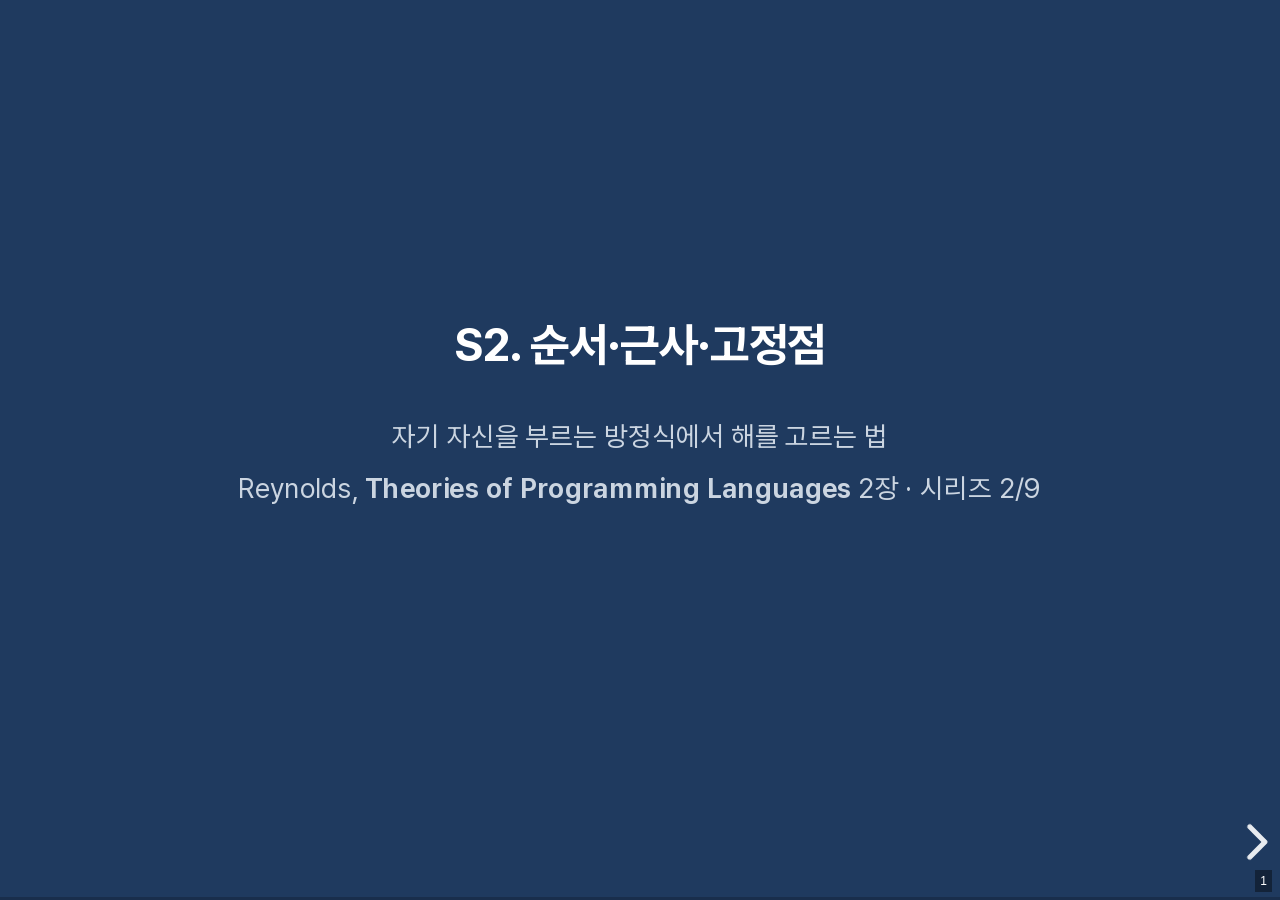
<file: verso/static/slides/s2/index.html>
<!doctype html>
<html>
  <head>
    <meta charset="utf-8">
    <meta name="viewport" content="width=device-width, initial-scale=1.0">
    <title>S2. 순서·근사·고정점</title><link rel="stylesheet" href="../lib/reveal.js/dist/reset.css">
    <link rel="stylesheet" href="../lib/reveal.js/dist/reveal.css">
    <link rel="stylesheet" href="talk-kit/theme.css">
    <link rel="stylesheet" href="../lib/monokai.css">
    <link rel="stylesheet" href="lean-panels.css">
    <link rel="stylesheet" href="fig.css">
    <link rel="stylesheet" href="../lib/highlighting.css">
    <link rel="stylesheet" href="../lib/tippy-border.css">
    <link rel="stylesheet" href="../lib/slides-highlight.css">
    <link rel="stylesheet" href="../lib/panel.css">
    <link rel="stylesheet" href="../lib/lightbox.css">
    <link rel="stylesheet" href="../lib/diagram.css">
    <link rel="stylesheet" href="../lib/illuminate-anim.css">
    <link rel="stylesheet" href="../lib/table.css">
    <link rel="stylesheet" href="../lib/katex/dist/katex.min.css">
    </head>
  <body>
    <div class="reveal">
      <div class="slides">
        <section data-background-color="#1f3a5f">
          <h2>
            S2. 순서·근사·고정점</h2>
          <p>
            자기 자신을 부르는 방정식에서 해를 고르는 법</p>
          <p>
            Reynolds, <em>Theories of Programming Languages</em> 2장 · 시리즈 2/9</p>
          <aside class="notes"><p>
              S1의 마지막 장에서 멈춘 while 방정식에서 시작한다. 다섯 막이다: 명령의 의미, 정보의 순서, Kleene 정리, while의 의미, 그리고 "가장 작은 것 = initial"이라는 S1과의 연결.</p>
            </aside></section>
        <section>
          <h2>
            S1이 남긴 방정식</h2>
          <div class="tk-box tk-remark">
            <div class="tk-box-label">
              S1: 부분식의 의미만 나온다</div>
            <p>
              <code class="math display">\sem{e_1 + e_2} = \add_{\Sem}(\sem{e_1},\ \sem{e_2})</code>
정리 1(initiality)이 해를 하나 준다.</p>
            </div>
          <div class="tk-box tk-warn">
            <div class="tk-box-label">
              <span class="tk-box-kind">반례</span>  ·  while: 자기 자신이 나온다</div>
            <p>
              <code class="math display">\sem{\cmd{while}\ b\ \cmd{do}\ c}\,\sigma =
\begin{cases}
\ext{\chg{\sem{\cmd{while}\ b\ \cmd{do}\ c}}}(\sem{c}\,\sigma) &amp; \sem{b}\sigma = \mathrm{true} \\
\sigma &amp; \text{그 밖}
\end{cases}</code></p>
            </div>
          <div class="tk-gloss">
            <p>
              노란 칸이 왼쪽 전체다. 해가 여럿이면 어느 것을 의미로 고르는가? 고른 해는 왜 존재하는가?</p>
            </div>
          <aside class="notes"><p>
              Reynolds는 이 식을 의미 방정식이라고 부르지 않는다. 부분식의 의미만으로 쓰이지 않았기 때문이다(2.2절). 오늘은 이 식을 함수에 대한 방정식 W = F(W)로 읽고, 해들 사이에 순서를 주어 가장 작은 해를 고른다. 끝에서 그렇게 고른 해로 while을 다시 fold 안에 넣는다.</p>
            </aside></section>
        <section data-background-color="#1f3a5f">
          <h2>
            1. 명령의 의미</h2>
          <p class="tk-question">
            끝나지 않는 실행은 어디에 두는가?</p>
          </section>
        <section>
          <h2>
            명령의 의미: Σ → Σ⊥</h2>
          <div class="tk-cols" style="grid-template-columns: 1.1fr 1fr; align-items: center">
            <div class="tk-box tk-defn">
              <div class="tk-box-label">
                <span class="tk-box-kind">정의</span>  ·  결과에 ⊥를 하나 더한다</div>
              <p>
                <code class="math display">\sem{c} \in \Sigma \to \Sb,\qquad \Sb = \Sigma \cup \{\bot\}</code></p>
              <table class="tk-calc"><tbody><tr><td class="tk-calc-l"><code class="math inline">\sem{v := e}\,\sigma</code></td><td class="tk-calc-r"><code class="math inline">= [\sigma \mid v : \sem{e}\sigma]</code></td><td class="tk-calc-why"></td></tr><tr><td class="tk-calc-l"><code class="math inline">\sem{\cmd{skip}}\,\sigma</code></td><td class="tk-calc-r"><code class="math inline">= \sigma</code></td><td class="tk-calc-why"></td></tr><tr><td class="tk-calc-l"><code class="math inline">\sem{\cmd{while}\ \cmd{true}\ \cmd{do}\ \cmd{skip}}\,\sigma</code></td><td class="tk-calc-r"><code class="math inline">= \bot</code></td><td class="tk-calc-why"></td></tr></tbody></table></div>
            <div class="tk-fig" style="width:430.000000px;height:220.000000px">
              <svg class="tk-fig-svg" width="430.000000" height="220.000000" viewBox="0 0 430.000000 220.000000"><g class="tk-fig-e"><path d="M 194.800000 166.700000 L 84.700000 67.400000" class="tk-fig-edge"></path></g><g class="tk-fig-e"><path d="M 206.500000 161.300000 L 173.500000 68.700000" class="tk-fig-edge"></path></g><g class="tk-fig-e"><path d="M 224.300000 161.300000 L 260.700000 68.700000" class="tk-fig-edge"></path></g><g class="tk-fig-e"><path d="M 235.300000 167.300000 L 354.700000 62.700000" class="tk-fig-edge"></path></g></svg><div class="tk-fig-node" style="left:215.000000px;top:185.000000px">
                <code class="math inline">\bot</code></div>
              <div class="tk-fig-node" style="left:60.000000px;top:45.000000px">
                <code class="math inline">\sigma_1</code></div>
              <div class="tk-fig-node" style="left:165.000000px;top:45.000000px">
                <code class="math inline">\sigma_2</code></div>
              <div class="tk-fig-node" style="left:270.000000px;top:45.000000px">
                <code class="math inline">\sigma_3</code></div>
              <div class="tk-fig-node" style="left:375.000000px;top:45.000000px">
                <code class="math inline">\cdots</code></div>
              </div>
            </div>
          <div class="tk-gloss">
            <p>
              오른쪽은 <code class="math inline">\Sb</code>의 순서다: ⊥는 모든 상태 아래, 서로 다른 상태끼리는 비교하지 않는다(flat). <code class="math inline">\sigma \sqsubseteq \tau</code>는 "τ가 σ보다 정보가 많거나 같다".</p>
            </div>
          <aside class="notes"><p>
              명령은 상태를 바꾸므로 의미는 상태에서 상태로 가는 함수인데, 끝나지 않는 실행이 있으므로 결과 자리에 ⊥를 하나 더한다. 식과 조건은 항상 끝난다고 가정한다. 이 가정의 대가는 S4에서 다룬다.
while true do skip의 결과가 ⊥라는 것은 지금은 직관이다. 4막에서 정의로부터 확인한다.</p>
            </aside></section>
        <section>
          <h2>
            순차 합성은 ⊥를 전파한다</h2>
          <div class="tk-cols" style="grid-template-columns: 1.1fr 1fr; align-items: center">
            <div class="tk-box tk-defn">
              <div class="tk-box-label">
                <span class="tk-box-kind">정의</span>  ·  strict 확장</div>
              <p>
                <code class="math inline">f : \Sigma\to\Sb</code>이면 <code class="math inline">\ext{f} : \Sb\to\Sb</code></p>
              <table class="tk-calc"><tbody><tr><td class="tk-calc-l"><code class="math inline">\ext{f}(\bot)</code></td><td class="tk-calc-r"><code class="math inline">= \bot</code></td><td class="tk-calc-why"></td></tr><tr><td class="tk-calc-l"><code class="math inline">\ext{f}(\sigma)</code></td><td class="tk-calc-r"><code class="math inline">= f(\sigma)</code></td><td class="tk-calc-why"></td></tr></tbody></table><p>
                <code class="math display">\sem{c_0\,;\,c_1}\,\sigma = \ext{\sem{c_1}}(\sem{c_0}\,\sigma)</code></p>
              </div>
            <div class="tk-fig" style="width:430.000000px;height:220.000000px">
              <svg class="tk-fig-svg" width="430.000000" height="220.000000" viewBox="0 0 430.000000 220.000000"><g class="tk-fig-e"><path d="M 91.500000 55.000000 L 296.000000 55.000000" class="tk-fig-edge"></path><polygon points="306.000000,55.000000 292.000000,48.500000 292.000000,61.500000" class="tk-fig-head"></polygon><path d="M 91.500000 47.000000 L 91.500000 63.000000" class="tk-fig-edge"></path></g><g class="tk-fig-e"><path d="M 91.500000 175.000000 L 318.500000 175.000000" class="tk-fig-edge"></path><polygon points="328.500000,175.000000 314.500000,168.500000 314.500000,181.500000" class="tk-fig-head"></polygon><path d="M 91.500000 167.000000 L 91.500000 183.000000" class="tk-fig-edge"></path></g></svg><div class="tk-fig-node" style="left:70.000000px;top:55.000000px">
                <code class="math inline">\sigma</code></div>
              <div class="tk-fig-node" style="left:70.000000px;top:175.000000px">
                <code class="math inline">\bot</code></div>
              <div class="tk-fig-node c-val" style="left:350.000000px;top:55.000000px">
                <code class="math inline">f(\sigma)</code></div>
              <div class="tk-fig-node" style="left:350.000000px;top:175.000000px">
                <code class="math inline">\bot</code></div>
              <div class="tk-fig-label" style="left:198.800000px;top:46.000000px;transform:translate(-50.000000%,-100.000000%)">
                <code class="math inline">\ext{f}</code></div>
              <div class="tk-fig-label" style="left:210.000000px;top:184.000000px;transform:translate(-50.000000%,0.000000%)">
                <code class="math inline">\ext{f}</code></div>
              </div>
            </div>
          <div class="tk-gloss">
            <p>
              앞 명령이 끝나지 않으면 뒤 명령은 시작하지 않는다. S4에서 이 확장은 실패까지 처리하는 확장 <code class="math inline">f^*</code>로 자란다.</p>
            </div>
          <aside class="notes"><p>
              <code class="math inline">\sem{c_1}(\sem{c_0}\sigma)</code>로 쓰면 앞 결과가 ⊥일 때 함수에 넣을 수 없다. ⊥를 ⊥로 보내는 확장이 필요하다. 이것이 S4에서 Kleisli 확장이라는 이름을 얻는 첫 사례다.</p>
            </aside></section>
        <section>
          <h2>
            while은 W = F(W)를 만족한다</h2>
          <div class="tk-cols" style="align-items: center">
            <div class="tk-box tk-defn">
              <div class="tk-box-label">
                <span class="tk-box-kind">정의</span>  ·  펼침 함수 F</div>
              <p>
                <code class="math display">F(f)(\sigma) =
\begin{cases}
\ext{f}(\sem{c}\,\sigma) &amp; \sem{b}\,\sigma = \mathrm{true} \\
\sigma &amp; \text{그 밖}
\end{cases}</code>
<code class="math display">\sem{\cmd{while}\ b\ \cmd{do}\ c} = F\bigl(\sem{\cmd{while}\ b\ \cmd{do}\ c}\bigr)</code></p>
              </div>
            <div class="tk-box tk-ex">
              <div class="tk-box-label">
                <span class="tk-box-kind">예</span>  ·  러닝 예제 <code class="math inline">W = \cmd{while}\ x\ne 0\ \cmd{do}\ x := x - 2</code></div>
              <p>
                <code class="math display">F(f)(\sigma) =
\begin{cases}
f([\sigma \mid x : \sigma x - 2]) &amp; \sigma x \neq 0 \\
\sigma &amp; \sigma x = 0
\end{cases}</code></p>
              </div>
            </div>
          <div class="tk-gloss">
            <p>
              <code class="math inline">F</code>는 함수를 받아 함수를 돌려준다. while의 의미는 <code class="math inline">F</code>의 고정점이어야 한다.</p>
            </div>
          <aside class="notes"><p>
              F의 정의역과 공역은 Σ → Σ⊥ 전체다. 러닝 예제에서 몸체 x := x − 2는 ⊥를 내지 않으므로 f⊥⊥가 f로 바로 바뀐다.</p>
            </aside></section>
        <section>
          <h2>
            펼침 방정식의 해는 여럿이다</h2>
          <div class="tk-cols" style="grid-template-columns: 1.5fr 1fr; align-items: center">
            <div class="tk-box tk-ex">
              <div class="tk-box-label">
                <span class="tk-box-kind">예</span>  ·  러닝 예제: F(h) = h가 요구하는 것</div>
              <table class="tk-rows"><thead><tr><th><code class="math inline">\sigma x</code></th><th><code class="math inline">h(\sigma)</code>에 대한 조건</th></tr></thead><tbody><tr><td><code class="math inline">0, 2, 4, \dots</code></td><td><code class="math inline">h(\sigma) = [\sigma \mid x : 0]</code></td></tr><tr><td>음의 짝수, 홀수</td><td><code class="math inline">h(\sigma) = h([\sigma \mid x : \sigma x - 2])</code>뿐</td></tr></tbody></table><p>
                예: 음의 짝수·홀수에서 <code class="math inline">h(\sigma) = [\sigma\mid x:7]</code>도 해다.</p>
              </div>
            <div class="tk-box tk-warn">
              <div class="tk-box-label">
                <span class="tk-box-kind">반례</span>  ·  <code class="math inline">\cmd{while}\ \cmd{true}\ \cmd{do}\ \cmd{skip}</code></div>
              <p>
                <code class="math display">F(f) = f</code>
모든 함수가 해다.</p>
              </div>
            </div>
          <div class="tk-gloss">
            <p>
              방정식만으로는 의미가 정해지지 않는다. 실제 실행은 음수·홀수에서 끝나지 않으므로 거기서 결과는 ⊥여야 한다.</p>
            </div>
          <aside class="notes"><p>
              0 이상의 짝수에서는 x가 0이 될 때까지 2씩 빼고 멈추므로 값이 강제된다. 음의 짝수와 홀수에서는 x만 2씩 다른 상태들이 같은 값을 받으라는 조건뿐이다. x와 무관한 값 <code class="math inline">[\sigma\mid x:7]</code>이 그 조건을 만족한다. Lean의 <code>alt_fixed</code>가 이 다른 해를 검사한다.</p>
            </aside></section>
        <section data-background-color="#1f3a5f">
          <h2>
            2. 정보의 순서</h2>
          <p class="tk-question">
            해들을 무엇으로 비교하는가?</p>
          </section>
        <section>
          <h2>
            점별 순서: ⊥ 칸을 채우면 커진다</h2>
          <div class="tk-box tk-defn">
            <div class="tk-box-label">
              <span class="tk-box-kind">정의</span>  ·  Σ → Σ⊥의 순서</div>
            <p>
              <code class="math display">f \sqsubseteq g \iff \forall\sigma.\ f\sigma = \bot\ \lor\ f\sigma = g\sigma</code></p>
            </div>
          <table class="tk-rows"><thead><tr><th><code class="math inline">\sigma x</code></th><th><code class="math inline">-2</code></th><th><code class="math inline">-1</code></th><th><code class="math inline">0</code></th><th><code class="math inline">1</code></th><th><code class="math inline">2</code></th><th><code class="math inline">3</code></th><th><code class="math inline">4</code></th></tr></thead><tbody><tr><td><code class="math inline">f</code></td><td><code class="math inline">\bot</code></td><td><code class="math inline">\bot</code></td><td><code class="math inline">\sigma_0</code></td><td><code class="math inline">\bot</code></td><td><code class="math inline">\bot</code></td><td><code class="math inline">\bot</code></td><td><code class="math inline">\bot</code></td></tr><tr><td><code class="math inline">g</code></td><td><code class="math inline">\bot</code></td><td><code class="math inline">\bot</code></td><td><code class="math inline">\sigma_0</code></td><td><code class="math inline">\bot</code></td><td class="tk-chg"><code class="math inline">\sigma_0</code></td><td><code class="math inline">\bot</code></td><td class="tk-chg"><code class="math inline">\sigma_0</code></td></tr></tbody></table><div class="tk-gloss">
            <p>
              <code class="math inline">f\sqsubseteq g</code>: <code class="math inline">g</code>는 <code class="math inline">f</code>가 끝나는 곳에서 같은 결과를 내고, 노란 칸에서 더 끝난다. 결과를 바꾸는 일은 없다. <code class="math inline">\sigma_0 = [\sigma\mid x:0]</code>.</p>
            </div>
          <aside class="notes"><p>
              순서는 수의 크기가 아니라 정보의 양이다. 끝난 계산은 끝나지 않은 계산보다 정보가 많고, 끝난 두 결과는 서로 다른 정보라 비교하지 않는다. 이 순서에서 "가장 작은 해"는 "가장 적은 상태에서 끝나는 해"다.</p>
            </aside></section>
        <section>
          <h2>
            domain: ⊥와 ω-chain의 상한</h2>
          <div class="tk-cols" style="grid-template-columns: 1fr 1.1fr; align-items: center">
            <div class="tk-box tk-defn">
              <div class="tk-box-label">
                <span class="tk-box-kind">정의</span>  ·  predomain, domain (Reynolds)</div>
              <p>
                ω-chain <code class="math inline">x_0 \sqsubseteq x_1 \sqsubseteq \cdots</code>마다 최소 상한 <code class="math inline">\lub_n x_n</code>이 있으면 predomain.</p>
              <p>
                최소 원소 <code class="math inline">\bot</code>까지 있으면 domain.</p>
              </div>
            <div class="tk-fig" style="width:520.000000px;height:300.000000px">
              <svg class="tk-fig-svg" width="520.000000" height="300.000000" viewBox="0 0 520.000000 300.000000"><g class="tk-fig-e"><path d="M 90.000000 246.000000 L 90.000000 234.000000" class="tk-fig-edge"></path></g><g class="tk-fig-e"><path d="M 90.000000 186.000000 L 90.000000 174.000000" class="tk-fig-edge"></path></g><g class="tk-fig-e"><path d="M 90.000000 126.000000 L 90.000000 119.000000" class="tk-fig-edge"></path></g><g class="tk-fig-e"><path d="M 90.000000 71.000000 L 90.000000 59.000000" class="tk-fig-edge"></path></g><g class="tk-fig-e"><path d="M 344.600000 246.800000 L 295.400000 173.200000" class="tk-fig-edge"></path></g><g class="tk-fig-e"><path d="M 360.000000 246.000000 L 360.000000 174.000000" class="tk-fig-edge"></path></g><g class="tk-fig-e"><path d="M 375.400000 246.800000 L 424.600000 173.200000" class="tk-fig-edge"></path></g></svg><div class="tk-fig-node" style="left:90.000000px;top:270.000000px">
                <code class="math inline">0</code></div>
              <div class="tk-fig-node" style="left:90.000000px;top:210.000000px">
                <code class="math inline">1</code></div>
              <div class="tk-fig-node" style="left:90.000000px;top:150.000000px">
                <code class="math inline">2</code></div>
              <div class="tk-fig-node" style="left:90.000000px;top:95.000000px">
                <code class="math inline">\vdots</code></div>
              <div class="tk-fig-node" style="left:90.000000px;top:35.000000px">
                <code class="math inline">\infty</code></div>
              <div class="tk-fig-node small" style="left:90.000000px;top:300.000000px">
                <code class="math inline">\mathbb N\cup\{\infty\}</code></div>
              <div class="tk-fig-node" style="left:360.000000px;top:270.000000px">
                <code class="math inline">\bot</code></div>
              <div class="tk-fig-node" style="left:280.000000px;top:150.000000px">
                <code class="math inline">\sigma_1</code></div>
              <div class="tk-fig-node" style="left:360.000000px;top:150.000000px">
                <code class="math inline">\sigma_2</code></div>
              <div class="tk-fig-node" style="left:440.000000px;top:150.000000px">
                <code class="math inline">\cdots</code></div>
              <div class="tk-fig-node small" style="left:360.000000px;top:300.000000px">
                <code class="math inline">\Sb</code> (flat)</div>
              </div>
            </div>
          <div class="tk-gloss">
            <p>
              각 상태 σ를 고정하면 <code class="math inline">f_n(\sigma)</code>는 flat한 <code class="math inline">\Sb</code>의 chain이라 어느 단계부터 일정하고, 그 값이 <code class="math inline">(\lub_n f_n)(\sigma)</code>다. 일정해지는 단계는 σ마다 다를 수 있다(Reynolds Prop 2.2).</p>
            </div>
          <aside class="notes"><p>
              Reynolds의 domain은 ω-chain에만 상한을 요구한다. directed 집합을 쓰는 다른 책의 정의(dcpo)보다 약하다. 이 시리즈는 Reynolds의 정의를 따른다.
왼쪽 <code class="math inline">\mathbb N\cup\{\infty\}</code>는 서로 다른 원소가 끝없이 이어지는 chain을 가진 가장 단순한 domain이고, 오른쪽 flat domain에는 그런 chain이 없다.</p>
            </aside></section>
        <section>
          <h2>
            연속: 상한을 보존한다</h2>
          <div class="tk-cols" style="grid-template-columns: 1fr 1.05fr; align-items: center">
            <div class="tk-box tk-defn">
              <div class="tk-box-label">
                <span class="tk-box-kind">정의</span>  ·  연속 함수</div>
              <p>
                단조이고 모든 ω-chain에서
<code class="math display">f\bigl(\lub_n x_n\bigr) = \lub_n f(x_n)</code></p>
              </div>
            <div class="tk-box tk-warn">
              <div class="tk-box-label">
                <span class="tk-box-kind">반례</span>  ·  단조지만 연속이 아닌 함수</div>
              <div class="tk-fig" style="width:470.000000px;height:300.000000px">
                <svg class="tk-fig-svg" width="470.000000" height="300.000000" viewBox="0 0 470.000000 300.000000"><g class="tk-fig-e"><path d="M 80.000000 246.000000 L 80.000000 234.000000" class="tk-fig-edge"></path></g><g class="tk-fig-e"><path d="M 80.000000 186.000000 L 80.000000 174.000000" class="tk-fig-edge"></path></g><g class="tk-fig-e"><path d="M 80.000000 126.000000 L 80.000000 119.000000" class="tk-fig-edge"></path></g><g class="tk-fig-e"><path d="M 80.000000 71.000000 L 80.000000 59.000000" class="tk-fig-edge"></path></g><g class="tk-fig-e"><path d="M 380.000000 186.000000 L 380.000000 119.000000" class="tk-fig-edge"></path></g><g class="tk-fig-e"><path d="M 101.400000 265.700000 L 348.800000 216.200000" class="tk-fig-edge c-muted"></path><polygon points="358.600000,214.300000 343.600000,210.700000 346.100000,223.400000" class="tk-fig-head c-muted"></polygon><path d="M 99.800000 257.900000 L 103.000000 273.600000" class="tk-fig-edge c-muted"></path></g><g class="tk-fig-e"><path d="M 101.500000 210.000000 L 348.500000 210.000000" class="tk-fig-edge c-muted"></path><polygon points="358.500000,210.000000 344.500000,203.500000 344.500000,216.500000" class="tk-fig-head c-muted"></polygon><path d="M 101.500000 202.000000 L 101.500000 218.000000" class="tk-fig-edge c-muted"></path></g><g class="tk-fig-e"><path d="M 101.400000 154.300000 L 348.800000 203.800000" class="tk-fig-edge c-muted"></path><polygon points="358.600000,205.700000 346.100000,196.600000 343.600000,209.300000" class="tk-fig-head c-muted"></polygon><path d="M 103.000000 146.400000 L 99.800000 162.100000" class="tk-fig-edge c-muted"></path></g><g class="tk-fig-e"><path d="M 101.400000 39.300000 L 348.800000 88.800000" class="tk-fig-edge c-warn"></path><polygon points="358.600000,90.700000 346.100000,81.600000 343.600000,94.300000" class="tk-fig-head c-warn"></polygon><path d="M 103.000000 31.400000 L 99.800000 47.100000" class="tk-fig-edge c-warn"></path></g></svg><div class="tk-fig-node" style="left:80.000000px;top:270.000000px">
                  <code class="math inline">0</code></div>
                <div class="tk-fig-node" style="left:80.000000px;top:210.000000px">
                  <code class="math inline">1</code></div>
                <div class="tk-fig-node" style="left:80.000000px;top:150.000000px">
                  <code class="math inline">2</code></div>
                <div class="tk-fig-node" style="left:80.000000px;top:95.000000px">
                  <code class="math inline">\vdots</code></div>
                <div class="tk-fig-node" style="left:80.000000px;top:35.000000px">
                  <code class="math inline">\infty</code></div>
                <div class="tk-fig-node" style="left:380.000000px;top:210.000000px">
                  <code class="math inline">\bot</code></div>
                <div class="tk-fig-node" style="left:380.000000px;top:95.000000px">
                  <code class="math inline">\top</code></div>
                </div>
              <p>
                <code class="math inline">f(\lub_n n) = \top \ne \bot = \lub_n f(n)</code></p>
              </div>
            </div>
          <div class="tk-gloss">
            <p>
              유한한 근사에서 보이지 않던 정보가 상한에서 처음 나타나면 연속이 아니다. 오른쪽 두 점 domain <code class="math inline">\{\bot\sqsubseteq\top\}</code>은 S3·S5에서 관찰의 모양으로 다시 나온다.</p>
            </div>
          <aside class="notes"><p>
              연속 함수는 단조다. 단조 함수는 chain을 chain으로 보내므로 연속성은 "상한을 보존한다"는 등식 하나다. 서로 다른 원소가 끝없이 이어지는 chain이 없는 domain에서 나가는 단조 함수는 모두 연속이다.</p>
            </aside></section>
        <section data-background-color="#1f3a5f">
          <h2>
            3. 최소 고정점</h2>
          <p class="tk-question">
            가장 작은 해는 왜 있고, 어떻게 구하는가?</p>
          </section>
        <section>
          <h2>
            ⊥에서 시작해 F를 반복한다</h2>
          <div class="tk-center">
            <table class="tk-rows"><thead><tr><th>근사</th><th><code class="math inline">\sigma x = -2</code></th><th><code class="math inline">-1</code></th><th><code class="math inline">0</code></th><th><code class="math inline">1</code></th><th><code class="math inline">2</code></th><th><code class="math inline">3</code></th><th><code class="math inline">4</code></th><th><code class="math inline">6</code></th></tr></thead><tbody><tr><td><code class="math inline">F^0\bot</code></td><td><code class="math inline">\bot</code></td><td><code class="math inline">\bot</code></td><td><code class="math inline">\bot</code></td><td><code class="math inline">\bot</code></td><td><code class="math inline">\bot</code></td><td><code class="math inline">\bot</code></td><td><code class="math inline">\bot</code></td><td><code class="math inline">\bot</code></td></tr><tr class="fragment" data-fragment-index="1"><td><code class="math inline">F^1\bot</code></td><td><code class="math inline">\bot</code></td><td><code class="math inline">\bot</code></td><td class="tk-chg"><code class="math inline">\sigma_0</code></td><td><code class="math inline">\bot</code></td><td><code class="math inline">\bot</code></td><td><code class="math inline">\bot</code></td><td><code class="math inline">\bot</code></td><td><code class="math inline">\bot</code></td></tr><tr class="fragment" data-fragment-index="2"><td><code class="math inline">F^2\bot</code></td><td><code class="math inline">\bot</code></td><td><code class="math inline">\bot</code></td><td><code class="math inline">\sigma_0</code></td><td><code class="math inline">\bot</code></td><td class="tk-chg"><code class="math inline">\sigma_0</code></td><td><code class="math inline">\bot</code></td><td><code class="math inline">\bot</code></td><td><code class="math inline">\bot</code></td></tr><tr class="fragment" data-fragment-index="3"><td><code class="math inline">F^3\bot</code></td><td><code class="math inline">\bot</code></td><td><code class="math inline">\bot</code></td><td><code class="math inline">\sigma_0</code></td><td><code class="math inline">\bot</code></td><td><code class="math inline">\sigma_0</code></td><td><code class="math inline">\bot</code></td><td class="tk-chg"><code class="math inline">\sigma_0</code></td><td><code class="math inline">\bot</code></td></tr><tr class="fragment" data-fragment-index="4"><td><code class="math inline">F^4\bot</code></td><td><code class="math inline">\bot</code></td><td><code class="math inline">\bot</code></td><td><code class="math inline">\sigma_0</code></td><td><code class="math inline">\bot</code></td><td><code class="math inline">\sigma_0</code></td><td><code class="math inline">\bot</code></td><td><code class="math inline">\sigma_0</code></td><td class="tk-chg"><code class="math inline">\sigma_0</code></td></tr><tr class="fragment" data-fragment-index="5"><td><code class="math inline">\lub_n F^n\bot</code></td><td><code class="math inline">\bot</code></td><td><code class="math inline">\bot</code></td><td><code class="math inline">\sigma_0</code></td><td><code class="math inline">\bot</code></td><td><code class="math inline">\sigma_0</code></td><td><code class="math inline">\bot</code></td><td><code class="math inline">\sigma_0</code></td><td><code class="math inline">\sigma_0</code></td></tr></tbody></table></div>
          <div class="tk-gloss">
            <p>
              <code class="math inline">F^0\bot = \lambda\sigma.\,\bot</code>. 노란 칸이 그 단계에서 새로 정해진 값이다. 각 행은 앞 행보다 정보가 많다(chain).</p>
            </div>
          <aside class="notes"><p>
              F¹⊥는 x = 0인 상태에서만 끝난다. F²⊥는 x = 2에서도 끝난다: 2를 빼면 0이 되고 F¹⊥가 거기서 끝나기 때문이다. Fⁿ⊥는 루프를 n층까지 펼치고, 그 안에서 끝나지 않으면 ⊥로 남긴 의미다. 끝나는 경로는 원래 조건을 최대 n번, 몸체를 최대 n − 1번 실행한다. 음수와 홀수 열은 끝까지 ⊥다.</p>
            </aside></section>
        <section>
          <h2>
            정리 1. Kleene</h2>
          <div class="tk-cols" style="grid-template-columns: 1.05fr 1fr; align-items: center">
            <div class="tk-box tk-thm">
              <div class="tk-box-label">
                <span class="tk-box-kind">정리</span>  ·  최소 고정점 정리 (Reynolds Prop 2.5)</div>
              <p>
                <code class="math inline">D</code>가 domain이고 <code class="math inline">f : D \to D</code>가 연속이면
<code class="math display">Y f = \lub_n f^n(\bot)</code>
는 고정점이고, <code class="math inline">f(y)\sqsubseteq y</code>인 모든 <code class="math inline">y</code>보다 아래다.</p>
              </div>
            <div class="tk-fig" style="width:470.000000px;height:320.000000px">
              <svg class="tk-fig-svg" width="470.000000" height="320.000000" viewBox="0 0 470.000000 320.000000"><g class="tk-fig-e"><path d="M 80.400000 273.700000 L 107.300000 252.100000" class="tk-fig-edge"></path></g><g class="tk-fig-e"><path d="M 162.700000 207.900000 L 182.300000 192.100000" class="tk-fig-edge"></path></g><g class="tk-fig-e"><path d="M 238.700000 148.000000 L 254.500000 135.700000" class="tk-fig-edge"></path></g><g class="tk-fig-e"><path d="M 295.500000 104.300000 L 303.500000 98.000000" class="tk-fig-edge dashed"></path></g><g class="tk-fig-e"><path d="M 420.000000 151.000000 L 420.000000 60.000000" class="tk-fig-edge"></path></g><g class="tk-fig-e"><path d="M 381.500000 49.300000 L 377.100000 51.500000" class="tk-fig-edge c-thm dashed"></path><polygon points="386.000000,47.000000 370.600000,47.400000 376.400000,59.100000" class="tk-fig-head c-thm"></polygon></g></svg><div class="tk-fig-node" style="left:60.000000px;top:290.000000px">
                <code class="math inline">\bot</code></div>
              <div class="tk-fig-node" style="left:135.000000px;top:230.000000px">
                <code class="math inline">f\bot</code></div>
              <div class="tk-fig-node" style="left:210.000000px;top:170.000000px">
                <code class="math inline">f^2\bot</code></div>
              <div class="tk-fig-node" style="left:275.000000px;top:120.000000px">
                <code class="math inline">\cdots</code></div>
              <div class="tk-fig-node box c-thm" style="left:340.000000px;top:70.000000px">
                <code class="math inline">Yf</code></div>
              <div class="tk-fig-node" style="left:420.000000px;top:175.000000px">
                <code class="math inline">f(y)</code></div>
              <div class="tk-fig-node box" style="left:420.000000px;top:30.000000px">
                <code class="math inline">y</code></div>
              <div class="tk-fig-label c-thm" style="left:379.700000px;top:40.100000px;transform:translate(-72.400000%,-94.700000%)">
                <code class="math inline">\sqsubseteq</code></div>
              </div>
            </div>
          <div class="tk-gloss">
            <p>
              <code class="math inline">f(y)\sqsubseteq y</code>인 <code class="math inline">y</code>를 pre-fixed point라 한다. 고정점은 모두 pre-fixed point이므로 <code class="math inline">Yf</code>는 최소 고정점이다.</p>
            </div>
          <aside class="notes"><p>
              그림은 위가 큰 Hasse 그림이다. 사다리는 ⊥에서 시작해 f를 한 번씩 적용한 근사들이고, 꼭대기가 그 상한 Yf다. 오른쪽 y는 f(y) ⊑ y인 아무 원소다. 정리는 Yf가 고정점이며 그런 y 모두의 아래에 있다고 말한다.</p>
            </aside></section>
        <section>
          <h2>
            증명: 사다리를 오르고, 한 칸 민다</h2>
          <div class="tk-cols">
            <div class="tk-box tk-proof">
              <div class="tk-box-label">
                <span class="tk-box-kind">증명</span>  ·  ① chain, ② 상한은 고정점</div>
              <table class="tk-calc"><tbody><tr><td class="tk-calc-l"><code class="math inline">f^n\bot</code></td><td class="tk-calc-r"><code class="math inline">\sqsubseteq f^{n+1}\bot</code></td><td class="tk-calc-why">귀납: <code class="math inline">\bot\sqsubseteq f\bot</code>, 단조</td></tr><tr><td class="tk-calc-l"><code class="math inline">f\bigl(\lub_n f^n\bot\bigr)</code></td><td class="tk-calc-r"><code class="math inline">= \lub_n f^{n+1}\bot</code></td><td class="tk-calc-why">연속</td></tr><tr><td class="tk-calc-l"><td class="tk-calc-r"><code class="math inline">= \lub_n f^n\bot</code></td><td class="tk-calc-why">한 칸 밀어도 같다</td></tr></tbody></table></div>
            <div class="tk-box tk-proof">
              <div class="tk-box-label">
                <span class="tk-box-kind">증명</span>  ·  ③ 모든 pre-fixed point 아래</div>
              <table class="tk-calc"><tbody><tr><td class="tk-calc-l"><code class="math inline">f^n\bot</code></td><td class="tk-calc-r"><code class="math inline">\sqsubseteq y</code></td><td class="tk-calc-why">귀납: <code class="math inline">f^{n+1}\bot\sqsubseteq f(y)\sqsubseteq y</code></td></tr><tr><td class="tk-calc-l"><code class="math inline">\lub_n f^n\bot</code></td><td class="tk-calc-r"><code class="math inline">\sqsubseteq y</code></td><td class="tk-calc-why">최소 상한</td></tr></tbody></table></div>
            </div>
          <div class="tk-gloss">
            <p>
              쓴 조건: ⊥(①③), 단조(①③), ω-chain의 상한(②③), 상한 보존(②만). 다음 장에서 하나씩 뺀다.</p>
            </div>
          <aside class="notes"><p>
              ①과 ③은 n에 대한 귀납이다. 상한 보존이 쓰이는 곳은 ② 하나다. f를 상한 안으로 넣어야 한 칸 밀린 chain이 되고, 앞에 ⊥ 하나를 붙여도 상한은 같다.
③에는 상한 보존이 필요 없다. 단조성만으로 ⊔fⁿ⊥ ⊑ y다. 다만 그 상한이 고정점이라는 것은 ②가 필요하다.</p>
            </aside></section>
        <section>
          <h2>
            조건 하나씩 빼기</h2>
          <div class="tk-cols" style="grid-template-columns: 1fr 1fr 1fr">
            <div class="tk-box tk-warn">
              <div class="tk-box-label">
                <span class="tk-box-kind">반례</span>  ·  ⊥가 없으면</div>
              <div class="tk-fig" style="width:300.000000px;height:160.000000px">
                <svg class="tk-fig-svg" width="300.000000" height="160.000000" viewBox="0 0 300.000000 160.000000"><g class="tk-fig-e"><path d="M 104.100000 65.100000 Q 150.000000 45.000000 186.800000 61.100000" class="tk-fig-edge"></path><polygon points="195.900000,65.100000 185.700000,53.500000 180.500000,65.400000" class="tk-fig-head"></polygon></g><g class="tk-fig-e"><path d="M 195.900000 94.900000 Q 150.000000 115.000000 113.200000 98.900000" class="tk-fig-edge"></path><polygon points="104.100000,94.900000 114.300000,106.500000 119.500000,94.600000" class="tk-fig-head"></polygon></g></svg><div class="tk-fig-node circ" style="left:70.000000px;top:80.000000px">
                  <code class="math inline">a</code></div>
                <div class="tk-fig-node circ" style="left:230.000000px;top:80.000000px">
                  <code class="math inline">b</code></div>
                <div class="tk-fig-label" style="left:150.000000px;top:46.000000px;transform:translate(-50.000000%,-100.000000%)">
                  <code class="math inline">f</code></div>
                <div class="tk-fig-label" style="left:150.000000px;top:114.000000px;transform:translate(-50.000000%,0.000000%)">
                  <code class="math inline">f</code></div>
                </div>
              <p>
                discrete <code class="math inline">\{a, b\}</code>, 고정점 없음.</p>
              </div>
            <div class="tk-box tk-warn">
              <div class="tk-box-label">
                <span class="tk-box-kind">반례</span>  ·  상한이 없으면</div>
              <div class="tk-fig" style="width:300.000000px;height:160.000000px">
                <svg class="tk-fig-svg" width="300.000000" height="160.000000" viewBox="0 0 300.000000 160.000000"><g class="tk-fig-e"><path d="M 91.500000 130.000000 L 118.500000 130.000000" class="tk-fig-edge"></path><polygon points="128.500000,130.000000 114.500000,123.500000 114.500000,136.500000" class="tk-fig-head"></polygon></g><g class="tk-fig-e"><path d="M 171.500000 130.000000 L 198.500000 130.000000" class="tk-fig-edge"></path><polygon points="208.500000,130.000000 194.500000,123.500000 194.500000,136.500000" class="tk-fig-head"></polygon></g><g class="tk-fig-e"><path d="M 251.500000 130.000000 L 260.800000 130.000000" class="tk-fig-edge"></path><polygon points="270.800000,130.000000 256.800000,123.500000 256.800000,136.500000" class="tk-fig-head"></polygon></g></svg><div class="tk-fig-node" style="left:70.000000px;top:130.000000px">
                  <code class="math inline">0</code></div>
                <div class="tk-fig-node" style="left:150.000000px;top:130.000000px">
                  <code class="math inline">1</code></div>
                <div class="tk-fig-node" style="left:230.000000px;top:130.000000px">
                  <code class="math inline">2</code></div>
                <div class="tk-fig-node small" style="left:290.000000px;top:130.000000px">
                  <code class="math inline">\cdots</code></div>
                <div class="tk-fig-label" style="left:110.000000px;top:121.000000px;transform:translate(-50.000000%,-100.000000%)">
                  <code class="math inline">f</code></div>
                <div class="tk-fig-label" style="left:190.000000px;top:121.000000px;transform:translate(-50.000000%,-100.000000%)">
                  <code class="math inline">f</code></div>
                </div>
              <p>
                <code class="math inline">\mathbb N</code>, <code class="math inline">f(n) = n+1</code>. chain에 상한이 없고 고정점도 없다.</p>
              </div>
            <div class="tk-box tk-warn">
              <div class="tk-box-label">
                <span class="tk-box-kind">반례</span>  ·  연속이 아니면</div>
              <div class="tk-fig" style="width:300.000000px;height:160.000000px">
                <svg class="tk-fig-svg" width="300.000000" height="160.000000" viewBox="0 0 300.000000 160.000000"><g class="tk-fig-e"><path d="M 61.500000 120.000000 L 63.500000 120.000000" class="tk-fig-edge"></path><polygon points="73.500000,120.000000 59.500000,113.500000 59.500000,126.500000" class="tk-fig-head"></polygon></g><g class="tk-fig-e"><path d="M 116.500000 120.000000 L 118.500000 120.000000" class="tk-fig-edge"></path><polygon points="128.500000,120.000000 114.500000,113.500000 114.500000,126.500000" class="tk-fig-head"></polygon></g><g class="tk-fig-e"><path d="M 236.500000 120.000000 L 235.000000 120.000000" class="tk-fig-edge c-warn"></path><polygon points="245.000000,120.000000 231.000000,113.500000 231.000000,126.500000" class="tk-fig-head c-warn"></polygon></g></svg><div class="tk-fig-node" style="left:40.000000px;top:120.000000px">
                  <code class="math inline">0</code></div>
                <div class="tk-fig-node" style="left:95.000000px;top:120.000000px">
                  <code class="math inline">1</code></div>
                <div class="tk-fig-node" style="left:150.000000px;top:120.000000px">
                  <code class="math inline">\cdots</code></div>
                <div class="tk-fig-node" style="left:215.000000px;top:120.000000px">
                  <code class="math inline">\omega</code></div>
                <div class="tk-fig-node" style="left:280.000000px;top:120.000000px;min-width:50.000000px">
                  <code class="math inline">\omega{+}1</code></div>
                <div class="tk-fig-label" style="left:67.500000px;top:111.000000px;transform:translate(-50.000000%,-100.000000%)">
                  <code class="math inline">f</code></div>
                <div class="tk-fig-label c-warn" style="left:240.800000px;top:111.000000px;transform:translate(-50.000000%,-100.000000%)">
                  <code class="math inline">f</code></div>
                </div>
              <p>
                <code class="math inline">\lub_n f^n(0) = \omega</code>인데 <code class="math inline">f(\omega) = \omega + 1</code>.</p>
              </div>
            </div>
          <div class="tk-gloss">
            <p>
              근사를 시작할 곳(⊥), 근사가 도착할 곳(상한), 도착점을 고정점으로 만드는 조건(연속)이 모두 필요하다.</p>
            </div>
          <aside class="notes"><p>
              왼쪽: discrete 집합은 predomain이고 모든 함수가 연속이지만 출발점이 없다. 가운데: ⊥ = 0, 단조, 존재하는 상한은 보존하지만 0, 1, 2, …가 어디에도 도착하지 않는다. 오른쪽: 0 &lt; 1 &lt; ⋯ &lt; ω &lt; ω+1로 일렬인 domain, f(n) = n+1, f(ω) = f(ω+1) = ω+1. 최소 고정점 ω+1은 있지만 유한 반복의 상한 ω는 고정점이 아니다. 연속성은 "근사의 상한이 최소 고정점"이 되게 하는 조건이다.</p>
            </aside></section>
        <section data-background-color="#1f3a5f">
          <h2>
            4. while의 의미</h2>
          <p class="tk-question">
            그 해는 실행과 맞는가?</p>
          </section>
        <section>
          <h2>
            ⟦while⟧ = YF, 근사는 펼친 프로그램</h2>
          <div class="tk-cols" style="grid-template-columns: 0.75fr 1.4fr; align-items: center">
            <div class="tk-box tk-defn">
              <div class="tk-box-label">
                <span class="tk-box-kind">정의</span>  ·  while (Reynolds 2.4절)</div>
              <p>
                <code class="math display">\sem{\cmd{while}\ b\ \cmd{do}\ c}</code>
<code class="math display">:= Y F = \lub_n F^n\bot</code>
<code class="math inline">F</code>는 연속이다(부록).</p>
              </div>
            <div class="tk-box tk-ex">
              <div class="tk-box-label">
                <span class="tk-box-kind">예</span>  ·  <code class="math inline">F^n\bot</code> = <code class="math inline">w_n</code>의 의미</div>
              <table class="tk-calc"><tbody><tr><td class="tk-calc-l"><code class="math inline">w_0</code></td><td class="tk-calc-r"><code class="math inline">= \cmd{while}\ \cmd{true}\ \cmd{do}\ \cmd{skip}</code></td><td class="tk-calc-why"><code class="math inline">\sem{w_0} = F^0\bot</code></td></tr><tr><td class="tk-calc-l"><code class="math inline">w_{n+1}</code></td><td class="tk-calc-r"><code class="math inline">= \cmd{if}\ b\ \cmd{then}\ (c\,;\,w_n)\ \cmd{else}\ \cmd{skip}</code></td><td class="tk-calc-why"><code class="math inline">\sem{w_{n+1}} = F\sem{w_n}</code></td></tr></tbody></table></div>
            </div>
          <div class="tk-gloss">
            <p>
              실제 while은 어떤 n보다도 많이 반복할 수 있다. 그래서 의미를 <code class="math inline">w_n</code>들의 의미의 상한으로 정한다.</p>
            </div>
          <aside class="notes"><p>
              "가장 작은 해가 올바른 의미"는 정리가 아니라 선택이다. Reynolds도 while에 대한 다른 엄밀한 정의가 없으므로 증명할 수 없다고 말하고, wₙ으로 직관을 준다. 실행이 b를 정확히 n번 검사하고 끝나면 i &lt; n인 wᵢ는 ⊥, i ≥ n인 wᵢ는 같은 결과다. 끝나지 않으면 모든 wᵢ가 ⊥다.</p>
            </aside></section>
        <section>
          <h2>
            최소 해 = 실제 실행</h2>
          <div class="tk-cols" style="grid-template-columns: 1.2fr 1fr; align-items: center">
            <div class="tk-box tk-thm">
              <div class="tk-box-label">
                <span class="tk-box-kind">정리</span>  ·  닫힌 꼴</div>
              <p>
                <code class="math display">F^n\bot(\sigma) = \begin{cases}\sigma_0 &amp; \sigma x\ \text{짝수},\ 0\le\sigma x&lt;2n\\ \bot &amp; \text{그 밖}\end{cases}</code>
<code class="math display">YF(\sigma) = \begin{cases}\sigma_0 &amp; \sigma x\ \text{짝수},\ \sigma x\ge 0\\ \bot &amp; \text{그 밖}\end{cases}</code></p>
              </div>
            <table class="tk-rows"><thead><tr><th><code class="math inline">\sigma x</code></th><th>방정식</th><th><code class="math inline">YF</code></th><th>실행</th></tr></thead><tbody><tr><td><code class="math inline">0, 2, 4, \dots</code></td><td><code class="math inline">\sigma_0</code>로 강제</td><td><code class="math inline">\sigma_0</code></td><td>멈춤</td></tr><tr><td>음의 짝수, 홀수</td><td>상태끼리 같기만</td><td class="tk-chg"><code class="math inline">\bot</code></td><td>안 끝남</td></tr></tbody></table></div>
          <div class="tk-gloss">
            <p>
              최소 해는 방정식이 강제하지 않는 곳에서 아무것도 주장하지 않는다(⊥). 0 이상의 짝수 m은 <code class="math inline">F^{m/2+1}\bot</code>에서 처음 값을 얻는다.</p>
            </div>
          <aside class="notes"><p>
              닫힌 꼴은 n에 대한 귀납으로 증명한다. σx ≠ 0이면 <code class="math inline">F^{n+1}\bot(\sigma) = F^n\bot([\sigma\mid x:\sigma x-2])</code>이고, 귀납 가정으로 σx − 2가 0 이상 2n 미만의 짝수일 때만 ⊥가 아니다. Lean의 <code>approx_eq</code>가 닫힌 꼴을, <code>approx_reaches</code>가 도달 단계를 검사한다.</p>
            </aside></section>
        <section>
          <h2>
            Lean: 일반 정리와 러닝 예제</h2>
          <code class="hl lean block"><span class="doc-comment token" data-binding="">/-- Kleene 최소 고정점 정리 (Reynolds Prop 2.5). -/</span><span class="inter-text">
</span><span class="keyword token" data-binding="kw-occ-Lean.Parser.Command.theorem-3109">theorem</span><span class="inter-text"> </span><span class="const token" data-binding="const-Formal.Domain.kleene" data-verso-hover="0">kleene</span><span class="inter-text"> </span><span class="punctuation bracket token" data-binding="kw-occ-Lean.Parser.Term.explicitBinder-3124">(</span><span class="var token" data-binding="var-_uniq.2889" data-verso-hover="1">f</span><span class="inter-text"> </span><span class="built-in delim token" data-binding="kw-occ-Lean.Parser.Term.explicitBinder-3124">:</span><span class="inter-text"> </span><span class="var token" data-binding="var-_uniq.2883" data-verso-hover="2">D</span><span class="inter-text"> </span><span class="punctuation operator token" data-binding="kw-occ-Lean.Parser.Term.arrow-3129">→</span><span class="inter-text"> </span><span class="var token" data-binding="var-_uniq.2883" data-verso-hover="2">D</span><span class="punctuation bracket token" data-binding="kw-occ-Lean.Parser.Term.explicitBinder-3124">)</span><span class="inter-text"> </span><span class="punctuation bracket token" data-binding="kw-occ-Lean.Parser.Term.explicitBinder-3138">(</span><span class="var token" data-binding="var-_uniq.2896" data-verso-hover="3">hf</span><span class="inter-text"> </span><span class="built-in delim token" data-binding="kw-occ-Lean.Parser.Term.explicitBinder-3138">:</span><span class="inter-text"> </span><span class="var token" data-binding="var-_uniq.2885" data-verso-hover="4">P</span><span class="built-in delim token" data-binding="">.</span><span class="const token" data-binding="const-Formal.Domain.Continuous" data-verso-hover="5">Continuous</span><span class="inter-text"> </span><span class="var token" data-binding="var-_uniq.2889" data-verso-hover="1">f</span><span class="punctuation bracket token" data-binding="kw-occ-Lean.Parser.Term.explicitBinder-3138">)</span><span class="inter-text"> </span><span class="built-in delim token" data-binding="kw-occ-Lean.Parser.Term.typeSpec-3160">:</span><span class="inter-text">
    </span><span class="var token" data-binding="var-_uniq.2889" data-verso-hover="1">f</span><span class="inter-text"> </span><span class="punctuation bracket token" data-binding="kw-occ-Lean.Parser.Term.hygienicLParen-3168">(</span><span class="var token" data-binding="var-_uniq.2885" data-verso-hover="4">P</span><span class="built-in delim token" data-binding="">.</span><span class="const token" data-binding="const-Formal.Domain.lfp" data-verso-hover="6">lfp</span><span class="inter-text"> </span><span class="var token" data-binding="var-_uniq.2889" data-verso-hover="1">f</span><span class="punctuation bracket token" data-binding="kw-occ-Lean.Parser.Term.paren-3168">)</span><span class="inter-text"> </span><span class="punctuation operator token" data-binding="kw-occ-«term_=_»-3166">=</span><span class="inter-text"> </span><span class="var token" data-binding="var-_uniq.2885" data-verso-hover="4">P</span><span class="built-in delim token" data-binding="">.</span><span class="const token" data-binding="const-Formal.Domain.lfp" data-verso-hover="6">lfp</span><span class="inter-text"> </span><span class="var token" data-binding="var-_uniq.2889" data-verso-hover="1">f</span><span class="inter-text"> </span><span class="punctuation operator token" data-binding="kw-occ-«term_∧_»-3166">∧</span><span class="inter-text"> </span><span class="unknown token" data-binding="">∀</span><span class="inter-text"> </span><span class="var token" data-binding="var-_uniq.2914" data-verso-hover="7">y</span><span class="punctuation separator token" data-binding="kw-occ-Lean.Parser.Term.forall-3192">,</span><span class="inter-text"> </span><span class="var token" data-binding="var-_uniq.2885" data-verso-hover="4">P</span><span class="built-in delim token" data-binding="">.</span><span class="const token" data-binding="const-Formal.Domain.le" data-verso-hover="8">le</span><span class="inter-text"> </span><span class="punctuation bracket token" data-binding="kw-occ-Lean.Parser.Term.hygienicLParen-3204">(</span><span class="var token" data-binding="var-_uniq.2889" data-verso-hover="1">f</span><span class="inter-text"> </span><span class="var token" data-binding="var-_uniq.2914" data-verso-hover="7">y</span><span class="punctuation bracket token" data-binding="kw-occ-Lean.Parser.Term.paren-3204">)</span><span class="inter-text"> </span><span class="var token" data-binding="var-_uniq.2914" data-verso-hover="7">y</span><span class="inter-text"> </span><span class="punctuation operator token" data-binding="kw-occ-Lean.Parser.Term.arrow-3199">→</span><span class="inter-text"> </span><span class="var token" data-binding="var-_uniq.2885" data-verso-hover="4">P</span><span class="built-in delim token" data-binding="">.</span><span class="const token" data-binding="const-Formal.Domain.le" data-verso-hover="8">le</span><span class="inter-text"> </span><span class="punctuation bracket token" data-binding="kw-occ-Lean.Parser.Term.hygienicLParen-3221">(</span><span class="var token" data-binding="var-_uniq.2885" data-verso-hover="4">P</span><span class="built-in delim token" data-binding="">.</span><span class="const token" data-binding="const-Formal.Domain.lfp" data-verso-hover="6">lfp</span><span class="inter-text"> </span><span class="var token" data-binding="var-_uniq.2889" data-verso-hover="1">f</span><span class="punctuation bracket token" data-binding="kw-occ-Lean.Parser.Term.paren-3221">)</span><span class="inter-text"> </span><span class="var token" data-binding="var-_uniq.2914" data-verso-hover="7">y</span><span class="inter-text"> </span><span class="built-in delim token" data-binding="kw-occ-Lean.Parser.Command.declValSimple-3233">:=</span><span class="inter-text">
  </span><span class="const anon-ctor token" data-binding="const-And.intro" data-verso-hover="9">⟨</span><span class="var token" data-binding="var-_uniq.2885" data-verso-hover="4">P</span><span class="built-in delim token" data-binding="">.</span><span class="const token" data-binding="const-Formal.Domain.lfp_fixed" data-verso-hover="10">lfp_fixed</span><span class="inter-text"> </span><span class="var token" data-binding="var-_uniq.2889" data-verso-hover="1">f</span><span class="inter-text"> </span><span class="var token" data-binding="var-_uniq.2896" data-verso-hover="3">hf</span><span class="const anon-ctor token" data-binding="const-And.intro" data-verso-hover="9">,</span><span class="inter-text"> </span><span class="var token" data-binding="var-_uniq.2885" data-verso-hover="4">P</span><span class="built-in delim token" data-binding="">.</span><span class="const token" data-binding="const-Formal.Domain.park" data-verso-hover="11">park</span><span class="inter-text"> </span><span class="var token" data-binding="var-_uniq.2889" data-verso-hover="1">f</span><span class="inter-text"> </span><span class="var token" data-binding="var-_uniq.2896" data-verso-hover="3">hf</span><span class="built-in delim token" data-binding="">.</span><span class="const token" data-binding="const-Formal.Domain.Continuous.mono" data-verso-hover="12">mono</span><span class="const anon-ctor token" data-binding="const-And.intro" data-verso-hover="9">⟩</span></code><code class="hl lean block"><span class="doc-comment token" data-binding="">/-- 러닝 예제: W는 최소 해이고, W와 다른 해도 있다. -/</span><span class="inter-text">
</span><span class="keyword token" data-binding="kw-occ-Lean.Parser.Command.theorem-4694">theorem</span><span class="inter-text"> </span><span class="const token" data-binding="const-Formal.while_summary" data-verso-hover="13">while_summary</span><span class="inter-text"> </span><span class="built-in delim token" data-binding="kw-occ-Lean.Parser.Term.typeSpec-4716">:</span><span class="inter-text">
    </span><span class="const token" data-binding="const-Formal.F" data-verso-hover="14">F</span><span class="inter-text"> </span><span class="const token" data-binding="const-Formal.W" data-verso-hover="15">W</span><span class="inter-text"> </span><span class="punctuation operator token" data-binding="kw-occ-«term_=_»-4722">=</span><span class="inter-text"> </span><span class="const token" data-binding="const-Formal.W" data-verso-hover="15">W</span><span class="inter-text"> </span><span class="punctuation operator token" data-binding="kw-occ-«term_∧_»-4722">∧</span><span class="inter-text"> </span><span class="punctuation bracket token" data-binding="kw-occ-Lean.Parser.Term.hygienicLParen-4734">(</span><span class="unknown token" data-binding="">∀</span><span class="inter-text"> </span><span class="var token" data-binding="var-_uniq.1523" data-verso-hover="16">h</span><span class="punctuation separator token" data-binding="kw-occ-Lean.Parser.Term.forall-4735">,</span><span class="inter-text"> </span><span class="const token" data-binding="const-Formal.F" data-verso-hover="14">F</span><span class="inter-text"> </span><span class="var token" data-binding="var-_uniq.1523" data-verso-hover="16">h</span><span class="inter-text"> </span><span class="punctuation operator token" data-binding="kw-occ-«term_=_»-4742">=</span><span class="inter-text"> </span><span class="var token" data-binding="var-_uniq.1523" data-verso-hover="16">h</span><span class="inter-text"> </span><span class="punctuation operator token" data-binding="kw-occ-Lean.Parser.Term.arrow-4742">→</span><span class="inter-text"> </span><span class="unknown token" data-binding="">∀</span><span class="inter-text"> </span><span class="var token" data-binding="var-_uniq.1537" data-verso-hover="17">σ</span><span class="punctuation separator token" data-binding="kw-occ-Lean.Parser.Term.forall-4754">,</span><span class="inter-text"> </span><span class="const token" data-binding="const-Formal.ResLe" data-verso-hover="18">ResLe</span><span class="inter-text"> </span><span class="punctuation bracket token" data-binding="kw-occ-Lean.Parser.Term.hygienicLParen-4768">(</span><span class="const token" data-binding="const-Formal.W" data-verso-hover="15">W</span><span class="inter-text"> </span><span class="var token" data-binding="var-_uniq.1537" data-verso-hover="17">σ</span><span class="punctuation bracket token" data-binding="kw-occ-Lean.Parser.Term.paren-4768">)</span><span class="inter-text"> </span><span class="punctuation bracket token" data-binding="kw-occ-Lean.Parser.Term.hygienicLParen-4775">(</span><span class="var token" data-binding="var-_uniq.1523" data-verso-hover="16">h</span><span class="inter-text"> </span><span class="var token" data-binding="var-_uniq.1537" data-verso-hover="17">σ</span><span class="punctuation bracket token" data-binding="kw-occ-Lean.Parser.Term.paren-4775">)</span><span class="punctuation bracket token" data-binding="kw-occ-Lean.Parser.Term.paren-4734">)</span><span class="inter-text"> </span><span class="punctuation operator token" data-binding="kw-occ-«term_∧_»-4734">∧</span><span class="inter-text"> </span><span class="const token" data-binding="const-Formal.F" data-verso-hover="14">F</span><span class="inter-text"> </span><span class="const token" data-binding="const-Formal.alt" data-verso-hover="19">alt</span><span class="inter-text"> </span><span class="punctuation operator token" data-binding="kw-occ-«term_=_»-4787">=</span><span class="inter-text"> </span><span class="const token" data-binding="const-Formal.alt" data-verso-hover="19">alt</span><span class="inter-text"> </span><span class="punctuation operator token" data-binding="kw-occ-«term_∧_»-4787">∧</span><span class="inter-text"> </span><span class="const token" data-binding="const-Formal.W" data-verso-hover="15">W</span><span class="inter-text"> </span><span class="punctuation operator token" data-binding="kw-occ-«term_≠_»-4803">≠</span><span class="inter-text"> </span><span class="const token" data-binding="const-Formal.alt" data-verso-hover="19">alt</span><span class="inter-text"> </span><span class="built-in delim token" data-binding="kw-occ-Lean.Parser.Command.declValSimple-4813">:=</span><span class="inter-text">
  </span><span class="const anon-ctor token" data-binding="const-And.intro" data-verso-hover="9">⟨</span><span class="const token" data-binding="const-Formal.W_fixed" data-verso-hover="20">W_fixed</span><span class="const anon-ctor token" data-binding="const-And.intro" data-verso-hover="9">,</span><span class="inter-text"> </span><span class="const token" data-binding="const-Formal.W_least" data-verso-hover="21">W_least</span><span class="const anon-ctor token" data-binding="const-And.intro" data-verso-hover="9">,</span><span class="inter-text"> </span><span class="const token" data-binding="const-Formal.alt_fixed" data-verso-hover="22">alt_fixed</span><span class="const anon-ctor token" data-binding="const-And.intro" data-verso-hover="9">,</span><span class="inter-text"> </span><span class="const token" data-binding="const-Formal.W_ne_alt" data-verso-hover="23">W_ne_alt</span><span class="const anon-ctor token" data-binding="const-And.intro" data-verso-hover="9">⟩</span></code><p class="tk-badge">
            ✔ <code>kleene</code>, <code>park</code>, <code>lambek_poset</code> · ✔ <code>approx_eq</code>, <code>while_summary</code> · ✘ <code class="math inline">\Sigma \to \Sb</code>의 domain 구조와 <code class="math inline">F</code>의 연속성 연결</p>
          <aside class="notes"><p>
              위는 Reynolds의 domain을 구조체로 적고 연속 f에 대해 ⊔fⁿ⊥가 최소 pre-fixed point인 고정점임을 증명한 것이다. 아래는 러닝 예제를 직접 계산한 것이다: W는 F의 해이고 모든 해보다 아래이며, W와 다른 해 alt도 있다. 두 결과를 하나로 잇는 Domain 인스턴스는 만들지 않았다.</p>
            </aside></section>
        <section data-background-color="#1f3a5f">
          <h2>
            5. 가장 작은 것은 initial이다</h2>
          <p class="tk-question">
            S1의 initiality와 무엇이 같은가?</p>
          </section>
        <section>
          <h2>
            순서 집합도 category다</h2>
          <table class="tk-rows"><thead><tr><th>S1: <code class="math inline">\Sets</code>와 <code class="math inline">\Alg(F)</code></th><th>S2: 순서 집합 <code class="math inline">(D, \sqsubseteq)</code></th></tr></thead><tbody><tr><td>대상 <code class="math inline">A</code></td><td>원소 <code class="math inline">x</code></td></tr><tr><td>사상 <code class="math inline">h : A\to B</code></td><td><code class="math inline">x\sqsubseteq y</code>일 때 하나 (아니면 없음)</td></tr><tr><td>endofunctor <code class="math inline">F</code></td><td>단조 함수 <code class="math inline">f</code></td></tr><tr><td>F-algebra <code class="math inline">\alpha : FA\to A</code></td><td class="tk-em"><code class="math inline">f(x)\sqsubseteq x</code> (pre-fixed point)</td></tr><tr><td>hom</td><td><code class="math inline">x\sqsubseteq y</code> (사각형은 저절로 가환)</td></tr><tr><td>initial algebra</td><td class="tk-em">최소 pre-fixed point</td></tr></tbody></table><div class="tk-gloss">
            <p>
              사상이 많아야 하나이므로 유일성은 저절로 성립하고 존재만 남는다. 합성은 추이성, 항등은 반사성이다.</p>
            </div>
          <aside class="notes"><p>
              S1의 정의를 다시 쓰지 않고 category만 바꾼다. 여기서만 D의 원소가 category의 대상이다. 단조 함수는 사상(x ⊑ y)을 사상(f x ⊑ f y)으로 보내므로 functor다. F-algebra는 사상 f(x) → x, 즉 f(x) ⊑ x다.
initial algebra는 모든 pre-fixed point로 가는 사상이 있는 pre-fixed point, 즉 최소 pre-fixed point다. 정의만으로는 존재를 모른다. domain과 연속성 아래에서 Kleene 정리가 그것이 Yf라고 알려 준다.</p>
            </aside></section>
        <section>
          <h2>
            정리 2. Park 귀납 = initiality</h2>
          <div class="tk-cols" style="align-items: center">
            <div class="tk-box tk-remark">
              <div class="tk-box-label">
                S1의 사각형</div>
              <div class="tk-fig" style="width:440.000000px;height:240.000000px">
                <svg class="tk-fig-svg" width="440.000000" height="240.000000" viewBox="0 0 440.000000 240.000000"><g class="tk-fig-e"><path d="M 114.000000 40.000000 L 331.000000 40.000000" class="tk-fig-edge"></path><polygon points="341.000000,40.000000 327.000000,33.500000 327.000000,46.500000" class="tk-fig-head"></polygon></g><g class="tk-fig-e"><path d="M 70.000000 64.000000 L 70.000000 171.000000" class="tk-fig-edge"></path><polygon points="70.000000,181.000000 76.500000,167.000000 63.500000,167.000000" class="tk-fig-head"></polygon></g><g class="tk-fig-e"><path d="M 370.000000 64.000000 L 370.000000 171.000000" class="tk-fig-edge"></path><polygon points="370.000000,181.000000 376.500000,167.000000 363.500000,167.000000" class="tk-fig-head"></polygon></g><g class="tk-fig-e"><path d="M 106.500000 205.000000 L 338.500000 205.000000" class="tk-fig-edge c-thm dashed"></path><polygon points="348.500000,205.000000 334.500000,198.500000 334.500000,211.500000" class="tk-fig-head c-thm"></polygon></g></svg><div class="tk-fig-node" style="left:70.000000px;top:40.000000px">
                  <code class="math inline">F\Exp</code></div>
                <div class="tk-fig-node" style="left:370.000000px;top:40.000000px">
                  <code class="math inline">F A</code></div>
                <div class="tk-fig-node" style="left:70.000000px;top:205.000000px">
                  <code class="math inline">\Exp</code></div>
                <div class="tk-fig-node" style="left:370.000000px;top:205.000000px">
                  <code class="math inline">A</code></div>
                <div class="tk-fig-label" style="left:227.500000px;top:31.000000px;transform:translate(-50.000000%,-100.000000%)">
                  <code class="math inline">F\fold_\alpha</code></div>
                <div class="tk-fig-label" style="left:61.000000px;top:122.500000px;transform:translate(-100.000000%,-50.000000%)">
                  <code class="math inline">\inn</code></div>
                <div class="tk-fig-label" style="left:379.000000px;top:122.500000px;transform:translate(0.000000%,-50.000000%)">
                  <code class="math inline">\alpha</code></div>
                <div class="tk-fig-label c-thm" style="left:227.500000px;top:214.000000px;transform:translate(-50.000000%,0.000000%)">
                  <code class="math inline">\fold_\alpha</code></div>
                </div>
              </div>
            <div class="tk-box tk-thm">
              <div class="tk-box-label">
                <span class="tk-box-kind">정리</span>  ·  순서에서: f(y) ⊑ y ⇒ Yf ⊑ y</div>
              <div class="tk-fig" style="width:440.000000px;height:240.000000px">
                <svg class="tk-fig-svg" width="440.000000" height="240.000000" viewBox="0 0 440.000000 240.000000"><g class="tk-fig-e"><path d="M 121.500000 40.000000 L 316.000000 40.000000" class="tk-fig-edge"></path><polygon points="326.000000,40.000000 312.000000,33.500000 312.000000,46.500000" class="tk-fig-head"></polygon></g><g class="tk-fig-e"><path d="M 70.000000 64.000000 L 70.000000 171.000000" class="tk-fig-edge"></path><polygon points="70.000000,181.000000 76.500000,167.000000 63.500000,167.000000" class="tk-fig-head"></polygon></g><g class="tk-fig-e"><path d="M 370.000000 64.000000 L 370.000000 171.000000" class="tk-fig-edge"></path><polygon points="370.000000,181.000000 376.500000,167.000000 363.500000,167.000000" class="tk-fig-head"></polygon></g><g class="tk-fig-e"><path d="M 99.000000 205.000000 L 338.500000 205.000000" class="tk-fig-edge c-thm dashed"></path><polygon points="348.500000,205.000000 334.500000,198.500000 334.500000,211.500000" class="tk-fig-head c-thm"></polygon></g></svg><div class="tk-fig-node" style="left:70.000000px;top:40.000000px">
                  <code class="math inline">f(Yf)</code></div>
                <div class="tk-fig-node" style="left:370.000000px;top:40.000000px">
                  <code class="math inline">f(y)</code></div>
                <div class="tk-fig-node" style="left:70.000000px;top:205.000000px">
                  <code class="math inline">Yf</code></div>
                <div class="tk-fig-node" style="left:370.000000px;top:205.000000px">
                  <code class="math inline">y</code></div>
                <div class="tk-fig-label" style="left:223.800000px;top:31.000000px;transform:translate(-50.000000%,-100.000000%)">
                  <code class="math inline">\sqsubseteq</code></div>
                <div class="tk-fig-label" style="left:61.000000px;top:122.500000px;transform:translate(-100.000000%,-50.000000%)">
                  <code class="math inline">=</code></div>
                <div class="tk-fig-label" style="left:379.000000px;top:122.500000px;transform:translate(0.000000%,-50.000000%)">
                  <code class="math inline">\sqsubseteq</code></div>
                <div class="tk-fig-label c-thm" style="left:223.800000px;top:214.000000px;transform:translate(-50.000000%,0.000000%)">
                  <code class="math inline">\sqsubseteq</code></div>
                </div>
              </div>
            </div>
          <div class="tk-gloss">
            <p>
              같은 사각형이다. 점선(유일한 사상)이 "Yf ⊑ y"가 된다. 예: while true do skip은 <code class="math inline">F=\id</code>라 <code class="math inline">\lambda\sigma.\bot</code>가 pre-fixed point이고, <code class="math inline">YF\sqsubseteq\lambda\sigma.\bot</code>.</p>
            </div>
          <aside class="notes"><p>
              Park 귀납은 최소 고정점이 무엇인지 몰라도 그보다 큰 것을 찾으면 쓸 수 있다. 오른쪽 사각형의 오른쪽 변이 가정 f(y) ⊑ y, 왼쪽 변이 Kleene가 준 등식, 아래 점선이 결론이다. S1에서 "initial에서 같은 algebra로 가는 hom은 하나"였던 것이 여기서는 "Yf에서 y로 가는 ⊑가 있다"로 바뀐다.
while true do skip의 의미가 ⊥라는 1막의 직관이 이렇게 확인된다: 모든 상태를 ⊥로 보내는 함수는 항등 함수 F의 고정점이므로 의미는 그 아래이고, 그것이 최소 원소이므로 같다.</p>
            </aside></section>
        <section>
          <h2>
            정리 3. Lambek: initial이면 고정점</h2>
          <div class="tk-cols" style="grid-template-columns: 1fr 1.1fr">
            <div class="tk-box tk-proof">
              <div class="tk-box-label">
                <span class="tk-box-kind">증명</span>  ·  poset: x가 최소 pre-fixed point이면 f(x) = x</div>
              <table class="tk-calc"><tbody><tr><td class="tk-calc-l"><code class="math inline">f(x)</code></td><td class="tk-calc-r"><code class="math inline">\sqsubseteq x</code></td><td class="tk-calc-why">pre-fixed point</td></tr><tr class="fragment" data-fragment-index="1"><td class="tk-calc-l"><code class="math inline">f(f(x))</code></td><td class="tk-calc-r"><code class="math inline">\sqsubseteq f(x)</code></td><td class="tk-calc-why">단조: <code class="math inline">f(x)</code>도 pre-fixed</td></tr><tr class="fragment" data-fragment-index="2"><td class="tk-calc-l"><code class="math inline">x</code></td><td class="tk-calc-r"><code class="math inline">\sqsubseteq f(x)</code></td><td class="tk-calc-why"><code class="math inline">x</code>가 최소</td></tr><tr class="fragment" data-fragment-index="3"><td class="tk-calc-l"><code class="math inline">f(x)</code></td><td class="tk-calc-r"><code class="math inline">= x</code></td><td class="tk-calc-why">반대칭</td></tr></tbody></table></div>
            <div class="tk-box tk-thm">
              <div class="tk-box-label">
                <span class="tk-box-kind">정리</span>  ·  임의의 category</div>
              <p>
                initial F-algebra의 구조 사상 <code class="math inline">\inn : F I\to I</code>는 동형이다. Set에서는 전단사, 순서에서는 등호.</p>
              </div>
            </div>
          <div class="tk-box tk-warn">
            <div class="tk-box-label">
              <span class="tk-box-kind">반례</span>  ·  역은 거짓</div>
            <p>
              1막의 다른 해(음수·홀수에서 <code class="math inline">[\sigma\mid x:7]</code>)는 고정점이지만 최소가 아니다. S1의 유한·무한 트리 algebra는 <code class="math inline">\inn</code>이 전단사지만 initial이 아니다.</p>
            </div>
          <aside class="notes"><p>
              최소 pre-fixed point가 있기만 하면 고정점이다. 단조성만 쓴다. Lean의 <code>lambek_poset</code>가 이 증명이다.
일반 category의 증명은 S1의 세 법칙을 그대로 쓴다(부록). Lambek은 "initial이면 한 층 분해가 동형"이라는 한 방향이고, 유한 생성을 주지 않는다. 무한 트리가 그 반례다.</p>
            </aside></section>
        <section>
          <h2>
            구문도 최소 고정점이다</h2>
          <div class="tk-cols" style="grid-template-columns: 0.85fr 1.25fr; align-items: center">
            <div class="tk-fig" style="width:470.000000px;height:300.000000px">
              <div class="tk-fig-area dashed" style="left:8.000000px;top:8.000000px;width:455.000000px;height:285.000000px">
                <div class="tk-fig-area-label">
                  <code class="math inline">E_3</code></div>
                </div>
              <div class="tk-fig-area dashed" style="left:30.000000px;top:45.000000px;width:300.000000px;height:215.000000px">
                <div class="tk-fig-area-label">
                  <code class="math inline">E_2</code></div>
                </div>
              <div class="tk-fig-area fill" style="left:52.000000px;top:82.000000px;width:155.000000px;height:155.000000px">
                <div class="tk-fig-area-label">
                  <code class="math inline">E_1</code></div>
                </div>
              <svg class="tk-fig-svg" width="470.000000" height="300.000000" viewBox="0 0 470.000000 300.000000"></svg><div class="tk-fig-node circ c-syn" style="left:88.000000px;top:135.000000px">
                <code class="math inline">x</code></div>
              <div class="tk-fig-node circ c-syn" style="left:130.000000px;top:192.000000px">
                <code class="math inline">2</code></div>
              <div class="tk-fig-node circ c-syn" style="left:172.000000px;top:135.000000px">
                <code class="math inline">y</code></div>
              <div class="tk-fig-node box c-syn" style="left:265.000000px;top:125.000000px">
                <code class="math inline">2\times y</code></div>
              <div class="tk-fig-node box c-syn" style="left:265.000000px;top:205.000000px">
                <code class="math inline">-x</code></div>
              <div class="tk-fig-node box c-syn" style="left:395.000000px;top:165.000000px;min-width:95.000000px">
                <code class="math inline">x + 2\times y</code></div>
              </div>
            <div class="tk-box tk-defn">
              <div class="tk-box-label">
                <span class="tk-box-kind">정의</span>  ·  Φ : 𝒫(T) → 𝒫(T)</div>
              <table class="tk-calc"><tbody><tr><td class="tk-calc-l"><code class="math inline">\Phi(S)</code></td><td class="tk-calc-r"><code class="math inline">= \text{잎}\ \cup\ \{\syn{\nega(e)} \mid e\in S\}</code></td><td class="tk-calc-why"></td></tr><tr><td class="tk-calc-l"><td class="tk-calc-r"><code class="math inline">\cup\ \{\syn{\add(e_1,e_2)},\ \syn{\mul(e_1,e_2)} \mid e_i\in S\}</code></td><td class="tk-calc-why"></td></tr><tr><td class="tk-calc-l"><code class="math inline">E_n</code></td><td class="tk-calc-r"><code class="math inline">= \Phi^n(\varnothing)</code></td><td class="tk-calc-why"></td></tr><tr><td class="tk-calc-l"><code class="math inline">\Exp</code></td><td class="tk-calc-r"><code class="math inline">= \textstyle\bigcup_n E_n = Y\Phi</code></td><td class="tk-calc-why"></td></tr></tbody></table></div>
            </div>
          <div class="tk-gloss">
            <p>
              <code class="math inline">T</code>는 모든 트리, 순서는 ⊆, ⊥ = ∅, 상한 = 합집합. 생성자가 자식을 유한 개만 쓰므로 Φ는 연속이다. 높이 n인 트리가 <code class="math inline">E_n</code>에 처음 들어간다.</p>
            </div>
          <aside class="notes"><p>
              Reynolds 2.4절 끝은 BNF로 정의한 구문 집합이 집합들의 domain에서 최소 고정점이라고 말한다. S1의 Exp는 E₀ ⊆ E₁ ⊆ ⋯의 합집합이고, 이것은 원소 수준(부분집합 poset)의 Kleene 정리다. S1의 무한 트리 t = x + t는 어떤 Eₙ에도 없다.</p>
            </aside></section>
        <section>
          <h2>
            colimit: 단계별 사상을 유일하게 이어 붙인다</h2>
          <div class="tk-cols" style="grid-template-columns: 1.25fr 1fr; align-items: center">
            <div class="tk-fig" style="width:660.000000px;height:320.000000px">
              <svg class="tk-fig-svg" width="660.000000" height="320.000000" viewBox="0 0 660.000000 320.000000"><g class="tk-fig-e"><path d="M 89.000000 160.000000 L 151.000000 160.000000" class="tk-fig-edge"></path><polygon points="161.000000,160.000000 147.000000,153.500000 147.000000,166.500000" class="tk-fig-head"></polygon></g><g class="tk-fig-e"><path d="M 219.000000 160.000000 L 281.000000 160.000000" class="tk-fig-edge"></path><polygon points="291.000000,160.000000 277.000000,153.500000 277.000000,166.500000" class="tk-fig-head"></polygon></g><g class="tk-fig-e"><path d="M 349.000000 160.000000 L 408.500000 160.000000" class="tk-fig-edge"></path><polygon points="418.500000,160.000000 404.500000,153.500000 404.500000,166.500000" class="tk-fig-head"></polygon></g><g class="tk-fig-e"><path d="M 88.900000 153.800000 L 555.800000 54.400000" class="tk-fig-edge c-muted"></path><polygon points="565.600000,52.300000 550.600000,48.900000 553.300000,61.600000" class="tk-fig-head c-muted"></polygon></g><g class="tk-fig-e"><path d="M 218.800000 151.900000 L 556.100000 57.300000" class="tk-fig-edge c-muted"></path><polygon points="565.700000,54.600000 550.500000,52.100000 554.000000,64.700000" class="tk-fig-head c-muted"></polygon></g><g class="tk-fig-e"><path d="M 348.600000 148.200000 L 556.600000 62.800000" class="tk-fig-edge c-muted"></path><polygon points="565.900000,59.000000 550.500000,58.300000 555.400000,70.300000" class="tk-fig-head c-muted"></polygon></g><g class="tk-fig-e"><path d="M 88.900000 166.400000 L 555.900000 270.200000" class="tk-fig-edge c-muted"></path><polygon points="565.600000,272.400000 553.400000,263.000000 550.500000,275.700000" class="tk-fig-head c-muted"></polygon></g><g class="tk-fig-e"><path d="M 218.800000 168.400000 L 556.100000 267.200000" class="tk-fig-edge c-muted"></path><polygon points="565.700000,270.000000 554.100000,259.800000 550.400000,272.300000" class="tk-fig-head c-muted"></polygon></g><g class="tk-fig-e"><path d="M 348.600000 172.300000 L 556.700000 261.400000" class="tk-fig-edge c-muted"></path><polygon points="565.900000,265.400000 555.600000,253.900000 550.500000,265.800000" class="tk-fig-head c-muted"></polygon></g><g class="tk-fig-e"><path d="M 600.000000 75.000000 L 600.000000 240.000000" class="tk-fig-edge c-thm dashed"></path><polygon points="600.000000,250.000000 606.500000,236.000000 593.500000,236.000000" class="tk-fig-head c-thm"></polygon></g></svg><div class="tk-fig-node" style="left:60.000000px;top:160.000000px">
                <code class="math inline">X_0</code></div>
              <div class="tk-fig-node" style="left:190.000000px;top:160.000000px">
                <code class="math inline">X_1</code></div>
              <div class="tk-fig-node" style="left:320.000000px;top:160.000000px">
                <code class="math inline">X_2</code></div>
              <div class="tk-fig-node" style="left:440.000000px;top:160.000000px">
                <code class="math inline">\cdots</code></div>
              <div class="tk-fig-node box" style="left:600.000000px;top:45.000000px">
                <code class="math inline">L</code></div>
              <div class="tk-fig-node box" style="left:600.000000px;top:280.000000px">
                <code class="math inline">A</code></div>
              <div class="tk-fig-label" style="left:125.000000px;top:151.000000px;transform:translate(-50.000000%,-100.000000%)">
                <code class="math inline">j_0</code></div>
              <div class="tk-fig-label" style="left:255.000000px;top:151.000000px;transform:translate(-50.000000%,-100.000000%)">
                <code class="math inline">j_1</code></div>
              <div class="tk-fig-label c-muted" style="left:325.400000px;top:94.300000px;transform:translate(-60.400000%,-98.900000%)">
                <code class="math inline">i_0</code></div>
              <div class="tk-fig-label c-muted" style="left:389.800000px;top:94.600000px;transform:translate(-63.500000%,-98.100000%)">
                <code class="math inline">i_1</code></div>
              <div class="tk-fig-label c-muted" style="left:453.800000px;top:95.300000px;transform:translate(-69.000000%,-96.300000%)">
                <code class="math inline">i_2</code></div>
              <div class="tk-fig-label c-muted" style="left:325.300000px;top:228.200000px;transform:translate(-60.800000%,-1.200000%)">
                <code class="math inline">q_0</code></div>
              <div class="tk-fig-label c-muted" style="left:389.700000px;top:227.800000px;transform:translate(-64.000000%,-2.000000%)">
                <code class="math inline">q_1</code></div>
              <div class="tk-fig-label c-muted" style="left:453.700000px;top:227.100000px;transform:translate(-69.700000%,-4.000000%)">
                <code class="math inline">q_2</code></div>
              <div class="tk-fig-label c-thm" style="left:609.000000px;top:162.500000px;transform:translate(0.000000%,-50.000000%)">
                <code class="math inline">q</code></div>
              </div>
            <div class="tk-box tk-defn">
              <div class="tk-box-label">
                <span class="tk-box-kind">정의</span>  ·  chain의 colimit <code class="math inline">(L, i_n)</code></div>
              <p>
                <code class="math display">i_{n+1}\circ j_n = i_n</code>
<code class="math inline">q_{n+1}\circ j_n = q_n</code>인 모든 <code class="math inline">q_n</code>에 대해
<code class="math display">\exists!\, q : L\to A,\quad q\circ i_n = q_n</code></p>
              </div>
            </div>
          <div class="tk-gloss">
            <p>
              Set에서 <code class="math inline">j_n</code>이 포함이면 <code class="math inline">L = \bigcup_n X_n</code>, <code class="math inline">q(x) = q_n(x)</code>. 일반적으로는 서로소 합을 연결 사상이 요구하는 동치로 나눈 것이다.</p>
            </div>
          <aside class="notes"><p>
              colimit은 원소들의 합집합이 아니라 대상과 사상에 대한 보편 성질이다. 점선이 다시 나왔다: 호환되는 단계별 사상들이 주어지면 L에서 나가는 사상이 정확히 하나 있다. 다음 장에서 이 q가 S1의 fold가 된다.</p>
            </aside></section>
        <section>
          <h2>
            Adámek: initial 사슬의 colimit이 initial algebra</h2>
          <div class="tk-fig" style="width:1000.000000px;height:150.000000px">
            <svg class="tk-fig-svg" width="1000.000000" height="150.000000" viewBox="0 0 1000.000000 150.000000"><g class="tk-fig-e"><path d="M 81.500000 75.000000 L 171.000000 75.000000" class="tk-fig-edge"></path><polygon points="181.000000,75.000000 167.000000,68.500000 167.000000,81.500000" class="tk-fig-head"></polygon></g><g class="tk-fig-e"><path d="M 239.000000 75.000000 L 333.500000 75.000000" class="tk-fig-edge"></path><polygon points="343.500000,75.000000 329.500000,68.500000 329.500000,81.500000" class="tk-fig-head"></polygon></g><g class="tk-fig-e"><path d="M 416.500000 75.000000 L 508.500000 75.000000" class="tk-fig-edge"></path><polygon points="518.500000,75.000000 504.500000,68.500000 504.500000,81.500000" class="tk-fig-head"></polygon></g><g class="tk-fig-e"><path d="M 561.500000 75.000000 L 718.000000 75.000000" class="tk-fig-edge c-thm dashed"></path></g></svg><div class="tk-fig-node" style="left:60.000000px;top:75.000000px">
              <code class="math inline">0</code></div>
            <div class="tk-fig-node" style="left:210.000000px;top:75.000000px">
              <code class="math inline">F0</code></div>
            <div class="tk-fig-node" style="left:380.000000px;top:75.000000px">
              <code class="math inline">F^2 0</code></div>
            <div class="tk-fig-node" style="left:540.000000px;top:75.000000px">
              <code class="math inline">\cdots</code></div>
            <div class="tk-fig-node box c-thm" style="left:760.000000px;top:75.000000px">
              <code class="math inline">\mu F</code></div>
            <div class="tk-fig-label" style="left:131.300000px;top:66.000000px;transform:translate(-50.000000%,-100.000000%)">
              <code class="math inline">!</code></div>
            <div class="tk-fig-label" style="left:291.300000px;top:66.000000px;transform:translate(-50.000000%,-100.000000%)">
              <code class="math inline">F!</code></div>
            <div class="tk-fig-label" style="left:467.500000px;top:66.000000px;transform:translate(-50.000000%,-100.000000%)">
              <code class="math inline">F^2!</code></div>
            <div class="tk-fig-label c-thm" style="left:639.800000px;top:66.000000px;transform:translate(-50.000000%,-100.000000%)">
              colimit</div>
            </div>
          <div class="tk-cols">
            <div class="tk-box tk-thm">
              <div class="tk-box-label">
                <span class="tk-box-kind">정리</span>  ·  조건: 0이 initial, 이 사슬의 colimit이 있고 F가 그것을 보존</div>
              <p>
                <code class="math display">\alpha : F(\mu F)\to\mu F,\qquad \alpha\circ F i_n = i_{n+1}</code>
<code class="math inline">(\mu F, \alpha)</code>는 initial algebra다.</p>
              </div>
            <div class="tk-box tk-proof">
              <div class="tk-box-label">
                <span class="tk-box-kind">증명</span>  ·  fold를 만드는 호환 사상</div>
              <table class="tk-calc"><tbody><tr><td class="tk-calc-l"><code class="math inline">q_0</code></td><td class="tk-calc-r"><code class="math inline">= {!} : 0\to A</code></td><td class="tk-calc-why"></td></tr><tr><td class="tk-calc-l"><code class="math inline">q_{n+1}</code></td><td class="tk-calc-r"><code class="math inline">= \beta\circ F q_n</code></td><td class="tk-calc-why"></td></tr><tr><td class="tk-calc-l"><code class="math inline">q\circ i_n</code></td><td class="tk-calc-r"><code class="math inline">= q_n</code></td><td class="tk-calc-why">colimit의 유일한 <code class="math inline">q</code></td></tr></tbody></table></div>
            </div>
          <aside class="notes"><p>
              F가 colimit을 보존한다는 것은 (F(μF), F iₙ)이 한 칸 밀린 사슬의 colimit이라는 뜻이다. 맨 앞을 뺀 사슬도 같은 colimit을 가지므로 α가 정해지고 동형이다. qα와 βFq는 모든 F iₙ과 합성하면 같으므로 같다. 다른 hom r도 귀납으로 r iₙ = qₙ이므로 colimit의 유일성으로 r = q다.
유한 arity 다항 functor는 이 조건을 만족한다. 한 원소가 자식을 유한 개만 쓰므로 모든 자식을 담는 단계를 고를 수 있기 때문이다.</p>
            </aside></section>
        <section>
          <h2>
            같은 구문, 두 층위</h2>
          <div class="tk-cols" style="align-items: center">
            <div class="tk-box tk-defn">
              <div class="tk-box-label">
                <span class="tk-box-kind">정의</span>  ·  원소: 부분집합 poset 안에서</div>
              <p>
                <code class="math display">\Phi : \mathcal P(T)\to\mathcal P(T)</code>
<code class="math display">\Exp = \textstyle\bigcup_n\Phi^n(\varnothing) = Y\Phi</code>
Kleene: 최소 고정점이라는 원소</p>
              </div>
            <div class="tk-box tk-defn">
              <div class="tk-box-label">
                <span class="tk-box-kind">정의</span>  ·  대상: Set 안에서</div>
              <p>
                <code class="math display">F : \Sets\to\Sets</code>
<code class="math display">\inn : F\Exp\xrightarrow{\ \cong\ }\Exp</code>
Adámek: initial algebra라는 대상과 구조 사상</p>
              </div>
            </div>
          <div class="tk-gloss">
            <p>
              왼쪽은 고정된 집합 <code class="math inline">T</code>의 부분집합 하나를 찾는 일, 오른쪽은 집합과 함수에 작용하는 F의 대상을 만드는 일이다. 연결 사상을 포함으로 실현하면 두 사슬이 대응한다.</p>
            </div>
          <aside class="notes"><p>
              "최소 고정점"이라는 말이 두 층위에서 쓰인다. 원소 층위에서는 순서 집합 안의 한 원소이고, 대상 층위에서는 category의 한 대상과 구조 사상이다. Lambek은 대상 층위의 동형 F(μF) ≅ μF를 준다. S6의 재귀 도메인은 대상 층위의 이야기를 CPO⊥!에서 다시 한다.</p>
            </aside></section>
        <section>
          <h2>
            while도 fold가 된다</h2>
          <div class="tk-box tk-defn">
            <div class="tk-box-label">
              <span class="tk-box-kind">정의</span>  ·  D = Σ → Σ⊥, β : Σ → 𝔹, γ ∈ D일 때 while 연산을 먼저 정한다</div>
            <p>
              <code class="math display">\mathrm{while}_D(\beta, \gamma) := Y\,F_{\beta,\gamma},\qquad F_{\beta,\gamma}(h)(\sigma) = \begin{cases}\ext{h}(\gamma\sigma) &amp; \beta\sigma = \mathrm{true}\\ \sigma &amp; \text{그 밖}\end{cases}</code></p>
            </div>
          <p class="tk-key">
            <code class="math display">\sem{\cmd{while}\ b\ \cmd{do}\ c} = \mathrm{while}_D\bigl(\sem{b},\ \sem{c}\bigr)</code></p>
          <div class="tk-gloss">
            <p>
              오른쪽에는 부분식의 의미만 있다. 다른 명령 연산까지 정하면 명령 signature의 의미 algebra가 되고, 유한 명령 구문의 initiality(S1과 같은 원리)로 전체 의미가 유일한 fold가 된다. 최소 해 선택은 이 algebra의 정의에 들어 있다.</p>
            </div>
          <aside class="notes"><p>
              S1의 질문 1로 돌아간다. 펼침 방정식은 syntax-directed가 아니었지만, Y로 최소 해를 골라 while 연산을 정의하면 의미 방정식이 syntax-directed가 된다. 그러면 S1의 initiality가 명령 전체에 적용된다.
주의할 점 둘. 첫째, 최소 해를 고르는 선택은 구문의 initiality에서 나오지 않는다. 둘째, while 연산 내부의 Y 계산은 구조적 재귀가 아니라 근사의 상한이다.</p>
            </aside></section>
        <section>
          <h2>
            오늘의 그림 셋</h2>
          <div class="tk-cols" style="grid-template-columns: 1fr 1fr 1fr; align-items: center">
            <div class="tk-box tk-thm">
              <div class="tk-box-label">
                <span class="tk-box-kind">정리</span>  ·  사다리 (Kleene)</div>
              <div class="tk-fig" style="width:300.000000px;height:230.000000px">
                <svg class="tk-fig-svg" width="300.000000" height="230.000000" viewBox="0 0 300.000000 230.000000"><g class="tk-fig-e"><path d="M 60.300000 193.000000 L 73.400000 182.200000" class="tk-fig-edge"></path></g><g class="tk-fig-e"><path d="M 126.600000 137.800000 L 133.400000 132.200000" class="tk-fig-edge"></path></g><g class="tk-fig-e"><path d="M 188.400000 87.900000 L 213.900000 68.100000" class="tk-fig-edge dashed"></path></g></svg><div class="tk-fig-node" style="left:40.000000px;top:210.000000px">
                  <code class="math inline">\bot</code></div>
                <div class="tk-fig-node" style="left:100.000000px;top:160.000000px">
                  <code class="math inline">f\bot</code></div>
                <div class="tk-fig-node" style="left:160.000000px;top:110.000000px">
                  <code class="math inline">f^2\bot</code></div>
                <div class="tk-fig-node box c-thm" style="left:250.000000px;top:40.000000px">
                  <code class="math inline">Yf</code></div>
                </div>
              </div>
            <div class="tk-box tk-thm">
              <div class="tk-box-label">
                <span class="tk-box-kind">정리</span>  ·  사각형 (Park)</div>
              <div class="tk-fig" style="width:300.000000px;height:230.000000px">
                <svg class="tk-fig-svg" width="300.000000" height="230.000000" viewBox="0 0 300.000000 230.000000"><g class="tk-fig-e"><path d="M 101.500000 35.000000 L 196.000000 35.000000" class="tk-fig-edge"></path><polygon points="206.000000,35.000000 192.000000,28.500000 192.000000,41.500000" class="tk-fig-head"></polygon></g><g class="tk-fig-e"><path d="M 50.000000 59.000000 L 50.000000 161.000000" class="tk-fig-edge"></path><polygon points="50.000000,171.000000 56.500000,157.000000 43.500000,157.000000" class="tk-fig-head"></polygon></g><g class="tk-fig-e"><path d="M 250.000000 59.000000 L 250.000000 161.000000" class="tk-fig-edge"></path><polygon points="250.000000,171.000000 256.500000,157.000000 243.500000,157.000000" class="tk-fig-head"></polygon></g><g class="tk-fig-e"><path d="M 79.000000 195.000000 L 218.500000 195.000000" class="tk-fig-edge c-thm dashed"></path><polygon points="228.500000,195.000000 214.500000,188.500000 214.500000,201.500000" class="tk-fig-head c-thm"></polygon></g></svg><div class="tk-fig-node" style="left:50.000000px;top:35.000000px">
                  <code class="math inline">f(Yf)</code></div>
                <div class="tk-fig-node" style="left:250.000000px;top:35.000000px">
                  <code class="math inline">f(y)</code></div>
                <div class="tk-fig-node" style="left:50.000000px;top:195.000000px">
                  <code class="math inline">Yf</code></div>
                <div class="tk-fig-node" style="left:250.000000px;top:195.000000px">
                  <code class="math inline">y</code></div>
                <div class="tk-fig-label" style="left:41.000000px;top:115.000000px;transform:translate(-100.000000%,-50.000000%)">
                  <code class="math inline">=</code></div>
                <div class="tk-fig-label" style="left:259.000000px;top:115.000000px;transform:translate(0.000000%,-50.000000%)">
                  <code class="math inline">\sqsubseteq</code></div>
                </div>
              </div>
            <div class="tk-box tk-thm">
              <div class="tk-box-label">
                <span class="tk-box-kind">정리</span>  ·  사슬 (Adámek)</div>
              <div class="tk-fig" style="width:300.000000px;height:230.000000px">
                <svg class="tk-fig-svg" width="300.000000" height="230.000000" viewBox="0 0 300.000000 230.000000"><g class="tk-fig-e"><path d="M 60.300000 183.000000 L 65.700000 178.600000" class="tk-fig-edge"></path><polygon points="73.400000,172.200000 58.400000,176.200000 66.800000,186.200000" class="tk-fig-head"></polygon></g><g class="tk-fig-e"><path d="M 128.000000 128.500000 L 128.400000 128.100000" class="tk-fig-edge"></path><polygon points="136.300000,122.000000 121.300000,125.400000 129.200000,135.700000" class="tk-fig-head"></polygon></g><g class="tk-fig-e"><path d="M 193.800000 78.000000 L 213.300000 63.000000" class="tk-fig-edge dashed"></path></g></svg><div class="tk-fig-node" style="left:40.000000px;top:200.000000px">
                  <code class="math inline">0</code></div>
                <div class="tk-fig-node" style="left:100.000000px;top:150.000000px">
                  <code class="math inline">F0</code></div>
                <div class="tk-fig-node" style="left:165.000000px;top:100.000000px">
                  <code class="math inline">F^20</code></div>
                <div class="tk-fig-node box c-thm" style="left:250.000000px;top:35.000000px">
                  <code class="math inline">\mu F</code></div>
                </div>
              </div>
            </div>
          <table class="tk-rows"><thead><tr><th>식</th><th>이름</th></tr></thead><tbody><tr><td><code class="math inline">\sem{\cmd{while}\ b\ \cmd{do}\ c} = YF = \lub_n F^n\bot</code></td><td>의미 (선택)</td></tr><tr><td><code class="math inline">f(y)\sqsubseteq y\ \Rightarrow\ Yf\sqsubseteq y</code></td><td>Park = initiality</td></tr><tr><td><code class="math inline">\mu F = \mathrm{colim}_n F^n 0</code></td><td>Adámek</td></tr></tbody></table><aside class="notes"><p>
              세 그림은 같은 모양이다. 가장 작은 것에서 출발해 같은 함수를 거듭 적용하고, 그 극한이 모든 algebra로 가는 유일한 사상을 갖는다. 왼쪽 둘은 원소 층위, 오른쪽은 대상 층위다.</p>
            </aside></section>
        <section>
          <h2>
            세 수준의 "가장 작은 것"</h2>
          <div class="tk-fig" style="width:1150.000000px;height:330.000000px">
            <svg class="tk-fig-svg" width="1150.000000" height="330.000000" viewBox="0 0 1150.000000 330.000000"><g class="tk-fig-e"><path d="M 234.500000 50.000000 L 288.000000 50.000000" class="tk-fig-edge c-thm"></path><polygon points="298.000000,50.000000 284.000000,43.500000 284.000000,56.500000" class="tk-fig-head c-thm"></polygon></g><g class="tk-fig-e"><path d="M 382.000000 50.000000 L 420.500000 50.000000" class="tk-fig-edge c-thm"></path><polygon points="430.500000,50.000000 416.500000,43.500000 416.500000,56.500000" class="tk-fig-head c-thm"></polygon></g><g class="tk-fig-e"><path d="M 529.500000 50.000000 L 578.500000 50.000000" class="tk-fig-edge c-thm"></path><polygon points="588.500000,50.000000 574.500000,43.500000 574.500000,56.500000" class="tk-fig-head c-thm"></polygon></g><g class="tk-fig-e"><path d="M 631.500000 50.000000 L 708.000000 50.000000" class="tk-fig-edge c-thm"></path><polygon points="718.000000,50.000000 704.000000,43.500000 704.000000,56.500000" class="tk-fig-head c-thm"></polygon></g><g class="tk-fig-e"><path d="M 221.500000 165.000000 L 301.000000 165.000000" class="tk-fig-edge"></path><polygon points="311.000000,165.000000 297.000000,158.500000 297.000000,171.500000" class="tk-fig-head"></polygon></g><g class="tk-fig-e"><path d="M 369.000000 165.000000 L 433.500000 165.000000" class="tk-fig-edge"></path><polygon points="443.500000,165.000000 429.500000,158.500000 429.500000,171.500000" class="tk-fig-head"></polygon></g><g class="tk-fig-e"><path d="M 516.500000 165.000000 L 578.500000 165.000000" class="tk-fig-edge"></path><polygon points="588.500000,165.000000 574.500000,158.500000 574.500000,171.500000" class="tk-fig-head"></polygon></g><g class="tk-fig-e"><path d="M 631.500000 165.000000 L 721.000000 165.000000" class="tk-fig-edge"></path><polygon points="731.000000,165.000000 717.000000,158.500000 717.000000,171.500000" class="tk-fig-head"></polygon></g><g class="tk-fig-e"><path d="M 246.500000 280.000000 L 286.000000 280.000000" class="tk-fig-edge c-muted"></path><polygon points="296.000000,280.000000 282.000000,273.500000 282.000000,286.500000" class="tk-fig-head c-muted"></polygon><polygon points="236.500000,280.000000 250.500000,286.500000 250.500000,273.500000" class="tk-fig-head c-muted"></polygon></g><g class="tk-fig-e"><path d="M 394.000000 280.000000 L 418.500000 280.000000" class="tk-fig-edge c-muted"></path><polygon points="428.500000,280.000000 414.500000,273.500000 414.500000,286.500000" class="tk-fig-head c-muted"></polygon><polygon points="384.000000,280.000000 398.000000,286.500000 398.000000,273.500000" class="tk-fig-head c-muted"></polygon></g><g class="tk-fig-e"><path d="M 541.500000 280.000000 L 578.500000 280.000000" class="tk-fig-edge c-muted"></path><polygon points="588.500000,280.000000 574.500000,273.500000 574.500000,286.500000" class="tk-fig-head c-muted"></polygon><polygon points="531.500000,280.000000 545.500000,286.500000 545.500000,273.500000" class="tk-fig-head c-muted"></polygon></g><g class="tk-fig-e"><path d="M 641.500000 280.000000 L 728.500000 280.000000" class="tk-fig-edge c-muted"></path><polygon points="738.500000,280.000000 724.500000,273.500000 724.500000,286.500000" class="tk-fig-head c-muted"></polygon><polygon points="631.500000,280.000000 645.500000,286.500000 645.500000,273.500000" class="tk-fig-head c-muted"></polygon></g></svg><div class="tk-fig-node small" style="left:70.000000px;top:50.000000px">
              원소</div>
            <div class="tk-fig-node box c-thm" style="left:200.000000px;top:50.000000px">
              <code class="math inline">\bot</code></div>
            <div class="tk-fig-node box c-thm" style="left:340.000000px;top:50.000000px">
              <code class="math inline">f\bot</code></div>
            <div class="tk-fig-node box c-thm" style="left:480.000000px;top:50.000000px">
              <code class="math inline">f^2\bot</code></div>
            <div class="tk-fig-node c-thm" style="left:610.000000px;top:50.000000px">
              <code class="math inline">\cdots</code></div>
            <div class="tk-fig-node box c-thm" style="left:760.000000px;top:50.000000px">
              <code class="math inline">Yf</code></div>
            <div class="tk-fig-node small c-thm" style="left:1000.000000px;top:50.000000px">
              domain · S2(오늘), S3</div>
            <div class="tk-fig-node small" style="left:70.000000px;top:165.000000px">
              집합</div>
            <div class="tk-fig-node" style="left:200.000000px;top:165.000000px">
              <code class="math inline">\varnothing</code></div>
            <div class="tk-fig-node" style="left:340.000000px;top:165.000000px">
              <code class="math inline">F\varnothing</code></div>
            <div class="tk-fig-node" style="left:480.000000px;top:165.000000px">
              <code class="math inline">F^2\varnothing</code></div>
            <div class="tk-fig-node" style="left:610.000000px;top:165.000000px">
              <code class="math inline">\cdots</code></div>
            <div class="tk-fig-node" style="left:760.000000px;top:165.000000px">
              <code class="math inline">\mu F</code></div>
            <div class="tk-fig-node small" style="left:1000.000000px;top:165.000000px">
              Set · S1, S2(Adámek)</div>
            <div class="tk-fig-node small" style="left:70.000000px;top:280.000000px">
              도메인</div>
            <div class="tk-fig-node c-muted" style="left:200.000000px;top:280.000000px">
              <code class="math inline">\{\bot\}</code></div>
            <div class="tk-fig-node c-muted" style="left:340.000000px;top:280.000000px">
              <code class="math inline">H\{\bot\}</code></div>
            <div class="tk-fig-node c-muted" style="left:480.000000px;top:280.000000px">
              <code class="math inline">H^2\{\bot\}</code></div>
            <div class="tk-fig-node c-muted" style="left:610.000000px;top:280.000000px">
              <code class="math inline">\cdots</code></div>
            <div class="tk-fig-node c-muted" style="left:760.000000px;top:280.000000px">
              <code class="math inline">D</code></div>
            <div class="tk-fig-node small c-muted" style="left:1000.000000px;top:280.000000px">
              CPO⊥! · S5, S6</div>
            </div>
          <div class="tk-gloss">
            <p>
              조건: 원소 행은 domain 위의 연속 <code class="math inline">f</code>, 집합 행은 유한 arity 다항 <code class="math inline">F</code>, 도메인 행은 locally continuous <code class="math inline">H</code>(S6). poset에서 colimit은 최소 상한이다.</p>
            </div>
          <aside class="notes"><p>
              오늘 첫 행을 채웠고, 둘째 행이 첫 행과 같은 모양의 구성이라는 것을 Adámek으로 보였다. 셋째 행은 S6에서 Ω ≅ (Σ̂ + ℤ × Ω)⊥을 풀 때 채운다.</p>
            </aside></section>
        <section>
          <h2>
            다음: 명세는 의미들의 집합이다</h2>
          <p>
            <code class="math display">\{p\}\ c\ \{q\}\ \text{가 참} \iff \sem{c} \in \PC(p, q) = \{\, f \mid \forall \sigma \in p.\ f\sigma = \bot \ \lor\ f\sigma \in q \,\}</code></p>
          <div class="tk-gloss">
            <p>
              <code class="math inline">\PC(p,q)</code>는 <code class="math inline">\lambda\sigma.\bot</code>를 포함하고 chain의 상한에 닫혀 있다. <code class="math inline">F</code>가 PC를 PC로 보내면 모든 근사가, 그리고 상한 <code class="math inline">YF</code>가 PC 안에 있다.</p>
            </div>
          <p class="tk-next">
            ↪ S3: 고정점 귀납과 while 규칙, Scott 위상, safety와 liveness.</p>
          <aside class="notes"><p>
              partial correctness는 "p에서 시작해 끝나면 q"이다. 끝나지 않는 것(⊥)은 허용한다. 그래서 오늘의 사다리를 그대로 따라 올라가며 증명할 수 있다. total correctness는 끝나는 것까지 요구하므로 ⊥에서 출발할 수 없다. S3에서 위상으로 그 차이를 설명한다.</p>
            </aside></section>
        <section>
          <section>
            <h2>
              부록</h2>
            <p>
              질문이 나왔을 때 찾아보는 자료다.</p>
            <ul>
              <li>
                <p>
                  F의 연속성과 Lean의 연속성 단계</p>
                </li>
              <li>
                <p>
                  일반 Lambek 증명, powerset 반례</p>
                </li>
              <li>
                <p>
                  Knaster–Tarski, dcpo와 ω-cpo</p>
                </li>
              <li>
                <p>
                  합을 누적하는 루프, soundness와 full abstraction</p>
                </li>
              </ul>
            </section>
          <section>
            <h3>
              F는 연속이다 (Reynolds 연습문제 2.4)</h3>
            <div class="tk-box tk-proof">
              <div class="tk-box-label">
                <span class="tk-box-kind">증명</span>  ·  chain <code class="math inline">f_0 \sqsubseteq f_1 \sqsubseteq \cdots</code>, <code class="math inline">\sem{b}\sigma = \mathrm{true}</code>인 상태 <code class="math inline">\sigma</code>에서</div>
              <table class="tk-calc"><tbody><tr><td class="tk-calc-l"><code class="math inline">F\bigl(\lub_n f_n\bigr)(\sigma)</code></td><td class="tk-calc-r"><code class="math inline">= \ext{\bigl(\lub_n f_n\bigr)}(\sem{c}\sigma)</code></td><td class="tk-calc-why"><code class="math inline">F</code>의 정의</td></tr><tr><td class="tk-calc-l"><td class="tk-calc-r"><code class="math inline">= \lub_n \ext{f_n}(\sem{c}\sigma)</code></td><td class="tk-calc-why">상한은 상태마다, <code class="math inline">\ext{\cdot}</code>는 상한 보존</td></tr><tr><td class="tk-calc-l"><td class="tk-calc-r"><code class="math inline">= \lub_n F(f_n)(\sigma)</code></td><td class="tk-calc-why"><code class="math inline">F</code>의 정의</td></tr></tbody></table></div>
            <div class="tk-gloss">
              <p>
                <code class="math inline">\sem{b}\sigma = \mathrm{false}</code>이면 양변이 모두 <code class="math inline">\sigma</code>다. 단조성은 같은 식에서 바로 나온다.</p>
              </div>
            <aside class="notes"><p>
                Σ → Σ⊥의 상한은 상태마다 구한다(Prop 2.2). strict 확장도 상한을 보존한다: ⊥에서는 양변이 ⊥, 상태 τ에서는 (⊔fₙ)(τ) = ⊔fₙ(τ)이다. Reynolds는 Prop 2.3과 2.4로 이런 함수의 연속성을 조립한다.</p>
              </aside></section>
          <section>
            <h3>
              Lean에서 연속성은 f를 상한 안으로 옮긴다</h3>
            <div class="code-with-panel tk-lean-walk">
              <code class="hl lean block"><span class="tactic" data-tactic-range="31128-31130"><span class="tactic-state" style="display:none" data-rich-format="[{&quot;goalPrefix&quot;:&quot;⊢ &quot;,&quot;hypotheses&quot;:[{&quot;names&quot;:[&quot;D&quot;],&quot;ppType&quot;:&quot;{\&quot;annotations\&quot;:{\&quot;1\&quot;:{\&quot;binding\&quot;:\&quot;sort-7243200735919010059\&quot;,\&quot;cssClass\&quot;:\&quot;sort\&quot;}},\&quot;fmt\&quot;:[6,[6,[3,2,[7,1,\&quot;Type\&quot;]]]]}&quot;},{&quot;names&quot;:[&quot;P&quot;],&quot;ppType&quot;:&quot;{\&quot;annotations\&quot;:{\&quot;4\&quot;:{\&quot;binding\&quot;:\&quot;const-Formal.Domain\&quot;,\&quot;cssClass\&quot;:\&quot;const\&quot;},\&quot;5\&quot;:{\&quot;binding\&quot;:\&quot;var-_uniq.2\&quot;,\&quot;cssClass\&quot;:\&quot;var\&quot;}},\&quot;fmt\&quot;:[6,[6,[3,2,[4,[6,[3,2,[7,4,\&quot;Domain\&quot;]]],[4,1,[6,[3,2,[7,5,\&quot;D\&quot;]]]]]]]]}&quot;},{&quot;names&quot;:[&quot;f&quot;],&quot;ppType&quot;:&quot;{\&quot;annotations\&quot;:{\&quot;4\&quot;:{\&quot;binding\&quot;:\&quot;var-_uniq.2\&quot;,\&quot;cssClass\&quot;:\&quot;var\&quot;},\&quot;5\&quot;:{\&quot;binding\&quot;:\&quot;var-_uniq.2\&quot;,\&quot;cssClass\&quot;:\&quot;var\&quot;}},\&quot;fmt\&quot;:[6,[6,[3,2,[4,[6,[3,2,[7,4,\&quot;D\&quot;]]],[4,\&quot; →\&quot;,[4,1,[6,[3,2,[7,5,\&quot;D\&quot;]]]]]]]]]}&quot;},{&quot;names&quot;:[&quot;hf&quot;],&quot;ppType&quot;:&quot;{\&quot;annotations\&quot;:{\&quot;17\&quot;:{\&quot;binding\&quot;:\&quot;var-_uniq.4\&quot;,\&quot;cssClass\&quot;:\&quot;var\&quot;},\&quot;5\&quot;:{\&quot;binding\&quot;:\&quot;var-_uniq.8\&quot;,\&quot;cssClass\&quot;:\&quot;var\&quot;},\&quot;64\&quot;:{\&quot;binding\&quot;:\&quot;const-Formal.Domain.Continuous\&quot;,\&quot;cssClass\&quot;:\&quot;const\&quot;}},\&quot;fmt\&quot;:[6,[6,[3,2,[4,[6,[3,2,[4,[6,[3,2,[7,17,\&quot;P\&quot;]]],[4,\&quot;.\&quot;,[7,64,\&quot;Continuous\&quot;]]]]],[4,1,[6,[3,2,[7,5,\&quot;f\&quot;]]]]]]]]}&quot;}],&quot;name&quot;:null,&quot;ppConclusion&quot;:&quot;{\&quot;annotations\&quot;:{\&quot;1105\&quot;:{\&quot;binding\&quot;:\&quot;var-_uniq.4\&quot;,\&quot;cssClass\&quot;:\&quot;var\&quot;},\&quot;21\&quot;:{\&quot;binding\&quot;:\&quot;var-_uniq.8\&quot;,\&quot;cssClass\&quot;:\&quot;var\&quot;},\&quot;277\&quot;:{\&quot;binding\&quot;:\&quot;var-_uniq.8\&quot;,\&quot;cssClass\&quot;:\&quot;var\&quot;},\&quot;320\&quot;:{\&quot;binding\&quot;:\&quot;const-Formal.Domain.lfp\&quot;,\&quot;cssClass\&quot;:\&quot;const\&quot;},\&quot;4416\&quot;:{\&quot;binding\&quot;:\&quot;const-Formal.Domain.lfp\&quot;,\&quot;cssClass\&quot;:\&quot;const\&quot;},\&quot;68\&quot;:{\&quot;binding\&quot;:\&quot;var-_uniq.8\&quot;,\&quot;cssClass\&quot;:\&quot;var\&quot;},\&quot;81\&quot;:{\&quot;binding\&quot;:\&quot;var-_uniq.4\&quot;,\&quot;cssClass\&quot;:\&quot;var\&quot;}},\&quot;fmt\&quot;:[6,[6,[3,2,[4,[6,[3,2,[4,[6,[3,2,[7,68,\&quot;f\&quot;]]],[4,1,[6,[3,2,[4,\&quot;(\&quot;,[4,[3,-2,[6,[3,2,[4,[6,[3,2,[4,[6,[3,2,[7,1105,\&quot;P\&quot;]]],[4,\&quot;.\&quot;,[7,4416,\&quot;lfp\&quot;]]]]],[4,1,[6,[3,2,[7,277,\&quot;f\&quot;]]]]]]]],\&quot;)\&quot;]]]]]]]],[4,[4,\&quot; =\&quot;,1],[6,[3,2,[4,[6,[3,2,[4,[6,[3,2,[7,81,\&quot;P\&quot;]]],[4,\&quot;.\&quot;,[7,320,\&quot;lfp\&quot;]]]]],[4,1,[6,[3,2,[7,21,\&quot;f\&quot;]]]]]]]]]]]]}&quot;}]"><span class="goal"><span class="hypotheses"><span class="hypothesis"><span class="name"><span class="var token" data-binding="var-_uniq.2" data-verso-hover="2">D</span></span><span class="colon">:</span><span class="type"><span class="inter-text"></span><span class="sort token" data-binding="sort-7243200735919010059" data-verso-hover="24">Type</span><span class="inter-text"></span></span></span><span class="hypothesis"><span class="name"><span class="var token" data-binding="var-_uniq.4" data-verso-hover="4">P</span></span><span class="colon">:</span><span class="type"><span class="inter-text"></span><span class="const token" data-binding="const-Formal.Domain" data-verso-hover="25">Domain</span><span class="inter-text"> </span><span class="var token" data-binding="var-_uniq.2" data-verso-hover="2">D</span></span></span><span class="hypothesis"><span class="name"><span class="var token" data-binding="var-_uniq.8" data-verso-hover="1">f</span></span><span class="colon">:</span><span class="type"><span class="inter-text"></span><span class="var token" data-binding="var-_uniq.2" data-verso-hover="2">D</span><span class="inter-text"> </span><span class="unknown token" data-binding="">→</span><span class="inter-text"> </span><span class="var token" data-binding="var-_uniq.2" data-verso-hover="2">D</span></span></span><span class="hypothesis"><span class="name"><span class="var token" data-binding="var-_uniq.15" data-verso-hover="3">hf</span></span><span class="colon">:</span><span class="type"><span class="inter-text"></span><span class="var token" data-binding="var-_uniq.4" data-verso-hover="4">P</span><span class="inter-text"></span><span class="unknown token" data-binding="">.</span><span class="const token" data-binding="const-Formal.Domain.Continuous" data-verso-hover="5">Continuous</span><span class="inter-text"> </span><span class="var token" data-binding="var-_uniq.8" data-verso-hover="1">f</span></span></span></span><span class="conclusion"><span class="prefix">⊢ </span><span class="type"><span class="inter-text"></span><span class="var token" data-binding="var-_uniq.8" data-verso-hover="1">f</span><span class="inter-text"> </span><span class="unknown token" data-binding="">(</span><span class="var token" data-binding="var-_uniq.4" data-verso-hover="4">P</span><span class="unknown token" data-binding="">.</span><span class="const token" data-binding="const-Formal.Domain.lfp" data-verso-hover="6">lfp</span><span class="inter-text"> </span><span class="var token" data-binding="var-_uniq.8" data-verso-hover="1">f</span><span class="unknown token" data-binding="">)</span><span class="inter-text"> </span><span class="const token" data-binding="const-Eq" data-verso-hover="26">=</span><span class="inter-text"> </span><span class="var token" data-binding="var-_uniq.4" data-verso-hover="4">P</span><span class="unknown token" data-binding="">.</span><span class="const token" data-binding="const-Formal.Domain.lfp" data-verso-hover="6">lfp</span><span class="inter-text"> </span><span class="var token" data-binding="var-_uniq.8" data-verso-hover="1">f</span></span></span></span></span></span><span class="inter-text">
  </span><span class="tactic" data-tactic-range="31149-31166"><span class="keyword token" data-binding="kw-occ-Lean.Parser.Tactic.unfold-31149" data-verso-hover="27">unfold</span><span class="inter-text"> </span><span class="const token" data-binding="const-Formal.Domain.lfp" data-verso-hover="28">Domain.lfp</span><span class="tactic-state" style="display:none" data-rich-format="[{&quot;goalPrefix&quot;:&quot;⊢ &quot;,&quot;hypotheses&quot;:[{&quot;names&quot;:[&quot;D&quot;],&quot;ppType&quot;:&quot;{\&quot;annotations\&quot;:{\&quot;1\&quot;:{\&quot;binding\&quot;:\&quot;sort-7243200735919010059\&quot;,\&quot;cssClass\&quot;:\&quot;sort\&quot;}},\&quot;fmt\&quot;:[6,[6,[3,2,[7,1,\&quot;Type\&quot;]]]]}&quot;},{&quot;names&quot;:[&quot;P&quot;],&quot;ppType&quot;:&quot;{\&quot;annotations\&quot;:{\&quot;4\&quot;:{\&quot;binding\&quot;:\&quot;const-Formal.Domain\&quot;,\&quot;cssClass\&quot;:\&quot;const\&quot;},\&quot;5\&quot;:{\&quot;binding\&quot;:\&quot;var-_uniq.2\&quot;,\&quot;cssClass\&quot;:\&quot;var\&quot;}},\&quot;fmt\&quot;:[6,[6,[3,2,[4,[6,[3,2,[7,4,\&quot;Domain\&quot;]]],[4,1,[6,[3,2,[7,5,\&quot;D\&quot;]]]]]]]]}&quot;},{&quot;names&quot;:[&quot;f&quot;],&quot;ppType&quot;:&quot;{\&quot;annotations\&quot;:{\&quot;4\&quot;:{\&quot;binding\&quot;:\&quot;var-_uniq.2\&quot;,\&quot;cssClass\&quot;:\&quot;var\&quot;},\&quot;5\&quot;:{\&quot;binding\&quot;:\&quot;var-_uniq.2\&quot;,\&quot;cssClass\&quot;:\&quot;var\&quot;}},\&quot;fmt\&quot;:[6,[6,[3,2,[4,[6,[3,2,[7,4,\&quot;D\&quot;]]],[4,\&quot; →\&quot;,[4,1,[6,[3,2,[7,5,\&quot;D\&quot;]]]]]]]]]}&quot;},{&quot;names&quot;:[&quot;hf&quot;],&quot;ppType&quot;:&quot;{\&quot;annotations\&quot;:{\&quot;17\&quot;:{\&quot;binding\&quot;:\&quot;var-_uniq.4\&quot;,\&quot;cssClass\&quot;:\&quot;var\&quot;},\&quot;5\&quot;:{\&quot;binding\&quot;:\&quot;var-_uniq.8\&quot;,\&quot;cssClass\&quot;:\&quot;var\&quot;},\&quot;64\&quot;:{\&quot;binding\&quot;:\&quot;const-Formal.Domain.Continuous\&quot;,\&quot;cssClass\&quot;:\&quot;const\&quot;}},\&quot;fmt\&quot;:[6,[6,[3,2,[4,[6,[3,2,[4,[6,[3,2,[7,17,\&quot;P\&quot;]]],[4,\&quot;.\&quot;,[7,64,\&quot;Continuous\&quot;]]]]],[4,1,[6,[3,2,[7,5,\&quot;f\&quot;]]]]]]]]}&quot;}],&quot;name&quot;:null,&quot;ppConclusion&quot;:&quot;{\&quot;annotations\&quot;:{\&quot;1105\&quot;:{\&quot;binding\&quot;:\&quot;var-_uniq.4\&quot;,\&quot;cssClass\&quot;:\&quot;var\&quot;},\&quot;1361\&quot;:{\&quot;binding\&quot;:\&quot;var-_uniq.178\&quot;,\&quot;cssClass\&quot;:\&quot;var\&quot;},\&quot;1365\&quot;:{\&quot;binding\&quot;:\&quot;var-_uniq.4\&quot;,\&quot;cssClass\&quot;:\&quot;var\&quot;},\&quot;17745\&quot;:{\&quot;binding\&quot;:\&quot;var-_uniq.168\&quot;,\&quot;cssClass\&quot;:\&quot;var\&quot;},\&quot;17749\&quot;:{\&quot;binding\&quot;:\&quot;var-_uniq.4\&quot;,\&quot;cssClass\&quot;:\&quot;var\&quot;},\&quot;2\&quot;:{\&quot;binding\&quot;:\&quot;var-_uniq.168\&quot;,\&quot;cssClass\&quot;:\&quot;var\&quot;},\&quot;21760\&quot;:{\&quot;binding\&quot;:\&quot;const-Formal.Domain.iter\&quot;,\&quot;cssClass\&quot;:\&quot;const\&quot;},\&quot;283904\&quot;:{\&quot;binding\&quot;:\&quot;const-Formal.Domain.iter\&quot;,\&quot;cssClass\&quot;:\&quot;const\&quot;},\&quot;3\&quot;:{\&quot;binding\&quot;:\&quot;var-_uniq.178\&quot;,\&quot;cssClass\&quot;:\&quot;var\&quot;},\&quot;320\&quot;:{\&quot;binding\&quot;:\&quot;const-Formal.Domain.sup\&quot;,\&quot;cssClass\&quot;:\&quot;const\&quot;},\&quot;4416\&quot;:{\&quot;binding\&quot;:\&quot;const-Formal.Domain.sup\&quot;,\&quot;cssClass\&quot;:\&quot;const\&quot;},\&quot;5441\&quot;:{\&quot;binding\&quot;:\&quot;var-_uniq.8\&quot;,\&quot;cssClass\&quot;:\&quot;var\&quot;},\&quot;5456\&quot;:{\&quot;binding\&quot;:\&quot;const-Formal.Domain.bot\&quot;,\&quot;cssClass\&quot;:\&quot;const\&quot;},\&quot;68\&quot;:{\&quot;binding\&quot;:\&quot;var-_uniq.8\&quot;,\&quot;cssClass\&quot;:\&quot;var\&quot;},\&quot;70977\&quot;:{\&quot;binding\&quot;:\&quot;var-_uniq.8\&quot;,\&quot;cssClass\&quot;:\&quot;var\&quot;},\&quot;70992\&quot;:{\&quot;binding\&quot;:\&quot;const-Formal.Domain.bot\&quot;,\&quot;cssClass\&quot;:\&quot;const\&quot;},\&quot;81\&quot;:{\&quot;binding\&quot;:\&quot;var-_uniq.4\&quot;,\&quot;cssClass\&quot;:\&quot;var\&quot;}},\&quot;fmt\&quot;:[6,[6,[3,2,[4,[6,[3,2,[4,[6,[3,2,[7,68,\&quot;f\&quot;]]],[4,1,[6,[3,2,[4,\&quot;(\&quot;,[4,[3,-2,[6,[3,2,[4,[6,[3,2,[4,[6,[3,2,[7,1105,\&quot;P\&quot;]]],[4,\&quot;.\&quot;,[7,4416,\&quot;sup\&quot;]]]]],[4,1,[4,\&quot;fun\&quot;,[4,[6,[3,2,[4,1,[4,[6,[3,2,[7,2,\&quot;n\&quot;]]],\&quot; =>\&quot;]]]],[4,1,[6,[3,2,[4,[6,[3,2,[7,283904,\&quot;Domain.iter\&quot;]]],[4,1,[4,[6,[3,2,[7,70977,\&quot;f\&quot;]]],[4,1,[4,[6,[3,2,[7,17745,\&quot;n\&quot;]]],[4,1,[6,[3,2,[4,[6,[3,2,[7,17749,\&quot;P\&quot;]]],[4,\&quot;.\&quot;,[7,70992,\&quot;bot\&quot;]]]]]]]]]]]]]]]]]]]]],\&quot;)\&quot;]]]]]]]],[4,[4,\&quot; =\&quot;,1],[6,[3,2,[4,[6,[3,2,[4,[6,[3,2,[7,81,\&quot;P\&quot;]]],[4,\&quot;.\&quot;,[7,320,\&quot;sup\&quot;]]]]],[4,1,[4,\&quot;fun\&quot;,[4,[6,[3,2,[4,1,[4,[6,[3,2,[7,3,\&quot;n\&quot;]]],\&quot; =>\&quot;]]]],[4,1,[6,[3,2,[4,[6,[3,2,[7,21760,\&quot;Domain.iter\&quot;]]],[4,1,[4,[6,[3,2,[7,5441,\&quot;f\&quot;]]],[4,1,[4,[6,[3,2,[7,1361,\&quot;n\&quot;]]],[4,1,[6,[3,2,[4,[6,[3,2,[7,1365,\&quot;P\&quot;]]],[4,\&quot;.\&quot;,[7,5456,\&quot;bot\&quot;]]]]]]]]]]]]]]]]]]]]]]]]]}&quot;}]"><span class="goal"><span class="hypotheses"><span class="hypothesis"><span class="name"><span class="var token" data-binding="var-_uniq.2" data-verso-hover="2">D</span></span><span class="colon">:</span><span class="type"><span class="inter-text"></span><span class="sort token" data-binding="sort-7243200735919010059" data-verso-hover="24">Type</span><span class="inter-text"></span></span></span><span class="hypothesis"><span class="name"><span class="var token" data-binding="var-_uniq.4" data-verso-hover="4">P</span></span><span class="colon">:</span><span class="type"><span class="inter-text"></span><span class="const token" data-binding="const-Formal.Domain" data-verso-hover="25">Domain</span><span class="inter-text"> </span><span class="var token" data-binding="var-_uniq.2" data-verso-hover="2">D</span></span></span><span class="hypothesis"><span class="name"><span class="var token" data-binding="var-_uniq.8" data-verso-hover="1">f</span></span><span class="colon">:</span><span class="type"><span class="inter-text"></span><span class="var token" data-binding="var-_uniq.2" data-verso-hover="2">D</span><span class="inter-text"> </span><span class="unknown token" data-binding="">→</span><span class="inter-text"> </span><span class="var token" data-binding="var-_uniq.2" data-verso-hover="2">D</span></span></span><span class="hypothesis"><span class="name"><span class="var token" data-binding="var-_uniq.15" data-verso-hover="3">hf</span></span><span class="colon">:</span><span class="type"><span class="inter-text"></span><span class="var token" data-binding="var-_uniq.4" data-verso-hover="4">P</span><span class="inter-text"></span><span class="unknown token" data-binding="">.</span><span class="const token" data-binding="const-Formal.Domain.Continuous" data-verso-hover="5">Continuous</span><span class="inter-text"> </span><span class="var token" data-binding="var-_uniq.8" data-verso-hover="1">f</span></span></span></span><span class="conclusion"><span class="prefix">⊢ </span><span class="type"><span class="inter-text"></span><span class="var token" data-binding="var-_uniq.8" data-verso-hover="1">f</span><span class="inter-text"> </span><span class="unknown token" data-binding="">(</span><span class="var token" data-binding="var-_uniq.4" data-verso-hover="4">P</span><span class="unknown token" data-binding="">.</span><span class="const token" data-binding="const-Formal.Domain.sup" data-verso-hover="29">sup</span><span class="inter-text"> </span><span class="keyword token" data-binding="">fun</span><span class="inter-text"> </span><span class="var token" data-binding="var-_uniq.168" data-verso-hover="30">n</span><span class="inter-text"> </span><span class="unknown token" data-binding="">=&gt;</span><span class="inter-text"> </span><span class="const token" data-binding="const-Formal.Domain.iter" data-verso-hover="31">Domain.iter</span><span class="inter-text"> </span><span class="var token" data-binding="var-_uniq.8" data-verso-hover="1">f</span><span class="inter-text"> </span><span class="var token" data-binding="var-_uniq.168" data-verso-hover="30">n</span><span class="inter-text"> </span><span class="var token" data-binding="var-_uniq.4" data-verso-hover="4">P</span><span class="unknown token" data-binding="">.</span><span class="const token" data-binding="const-Formal.Domain.bot" data-verso-hover="32">bot</span><span class="unknown token" data-binding="">)</span><span class="inter-text"> </span><span class="const token" data-binding="const-Eq" data-verso-hover="26">=</span><span class="inter-text"> </span><span class="var token" data-binding="var-_uniq.4" data-verso-hover="4">P</span><span class="unknown token" data-binding="">.</span><span class="const token" data-binding="const-Formal.Domain.sup" data-verso-hover="29">sup</span><span class="inter-text"> </span><span class="keyword token" data-binding="">fun</span><span class="inter-text"> </span><span class="var token" data-binding="var-_uniq.178" data-verso-hover="30">n</span><span class="inter-text"> </span><span class="unknown token" data-binding="">=&gt;</span><span class="inter-text"> </span><span class="const token" data-binding="const-Formal.Domain.iter" data-verso-hover="31">Domain.iter</span><span class="inter-text"> </span><span class="var token" data-binding="var-_uniq.8" data-verso-hover="1">f</span><span class="inter-text"> </span><span class="var token" data-binding="var-_uniq.178" data-verso-hover="30">n</span><span class="inter-text"> </span><span class="var token" data-binding="var-_uniq.4" data-verso-hover="4">P</span><span class="unknown token" data-binding="">.</span><span class="const token" data-binding="const-Formal.Domain.bot" data-verso-hover="32">bot</span></span></span></span></span></span><span class="inter-text">
</span><span class="inter-text">  </span><span class="fragment slide-click-only"><span class="tactic" data-tactic-range="31169-31173"><span class="keyword token" data-binding="kw-occ-Lean.Parser.Tactic.skip-31169" data-verso-hover="33">skip</span><span class="tactic-state" style="display:none" data-rich-format="[{&quot;goalPrefix&quot;:&quot;⊢ &quot;,&quot;hypotheses&quot;:[{&quot;names&quot;:[&quot;D&quot;],&quot;ppType&quot;:&quot;{\&quot;annotations\&quot;:{\&quot;1\&quot;:{\&quot;binding\&quot;:\&quot;sort-7243200735919010059\&quot;,\&quot;cssClass\&quot;:\&quot;sort\&quot;}},\&quot;fmt\&quot;:[6,[6,[3,2,[7,1,\&quot;Type\&quot;]]]]}&quot;},{&quot;names&quot;:[&quot;P&quot;],&quot;ppType&quot;:&quot;{\&quot;annotations\&quot;:{\&quot;4\&quot;:{\&quot;binding\&quot;:\&quot;const-Formal.Domain\&quot;,\&quot;cssClass\&quot;:\&quot;const\&quot;},\&quot;5\&quot;:{\&quot;binding\&quot;:\&quot;var-_uniq.2\&quot;,\&quot;cssClass\&quot;:\&quot;var\&quot;}},\&quot;fmt\&quot;:[6,[6,[3,2,[4,[6,[3,2,[7,4,\&quot;Domain\&quot;]]],[4,1,[6,[3,2,[7,5,\&quot;D\&quot;]]]]]]]]}&quot;},{&quot;names&quot;:[&quot;f&quot;],&quot;ppType&quot;:&quot;{\&quot;annotations\&quot;:{\&quot;4\&quot;:{\&quot;binding\&quot;:\&quot;var-_uniq.2\&quot;,\&quot;cssClass\&quot;:\&quot;var\&quot;},\&quot;5\&quot;:{\&quot;binding\&quot;:\&quot;var-_uniq.2\&quot;,\&quot;cssClass\&quot;:\&quot;var\&quot;}},\&quot;fmt\&quot;:[6,[6,[3,2,[4,[6,[3,2,[7,4,\&quot;D\&quot;]]],[4,\&quot; →\&quot;,[4,1,[6,[3,2,[7,5,\&quot;D\&quot;]]]]]]]]]}&quot;},{&quot;names&quot;:[&quot;hf&quot;],&quot;ppType&quot;:&quot;{\&quot;annotations\&quot;:{\&quot;17\&quot;:{\&quot;binding\&quot;:\&quot;var-_uniq.4\&quot;,\&quot;cssClass\&quot;:\&quot;var\&quot;},\&quot;5\&quot;:{\&quot;binding\&quot;:\&quot;var-_uniq.8\&quot;,\&quot;cssClass\&quot;:\&quot;var\&quot;},\&quot;64\&quot;:{\&quot;binding\&quot;:\&quot;const-Formal.Domain.Continuous\&quot;,\&quot;cssClass\&quot;:\&quot;const\&quot;}},\&quot;fmt\&quot;:[6,[6,[3,2,[4,[6,[3,2,[4,[6,[3,2,[7,17,\&quot;P\&quot;]]],[4,\&quot;.\&quot;,[7,64,\&quot;Continuous\&quot;]]]]],[4,1,[6,[3,2,[7,5,\&quot;f\&quot;]]]]]]]]}&quot;}],&quot;name&quot;:null,&quot;ppConclusion&quot;:&quot;{\&quot;annotations\&quot;:{\&quot;1105\&quot;:{\&quot;binding\&quot;:\&quot;var-_uniq.4\&quot;,\&quot;cssClass\&quot;:\&quot;var\&quot;},\&quot;1361\&quot;:{\&quot;binding\&quot;:\&quot;var-_uniq.178\&quot;,\&quot;cssClass\&quot;:\&quot;var\&quot;},\&quot;1365\&quot;:{\&quot;binding\&quot;:\&quot;var-_uniq.4\&quot;,\&quot;cssClass\&quot;:\&quot;var\&quot;},\&quot;17745\&quot;:{\&quot;binding\&quot;:\&quot;var-_uniq.168\&quot;,\&quot;cssClass\&quot;:\&quot;var\&quot;},\&quot;17749\&quot;:{\&quot;binding\&quot;:\&quot;var-_uniq.4\&quot;,\&quot;cssClass\&quot;:\&quot;var\&quot;},\&quot;2\&quot;:{\&quot;binding\&quot;:\&quot;var-_uniq.168\&quot;,\&quot;cssClass\&quot;:\&quot;var\&quot;},\&quot;21760\&quot;:{\&quot;binding\&quot;:\&quot;const-Formal.Domain.iter\&quot;,\&quot;cssClass\&quot;:\&quot;const\&quot;},\&quot;283904\&quot;:{\&quot;binding\&quot;:\&quot;const-Formal.Domain.iter\&quot;,\&quot;cssClass\&quot;:\&quot;const\&quot;},\&quot;3\&quot;:{\&quot;binding\&quot;:\&quot;var-_uniq.178\&quot;,\&quot;cssClass\&quot;:\&quot;var\&quot;},\&quot;320\&quot;:{\&quot;binding\&quot;:\&quot;const-Formal.Domain.sup\&quot;,\&quot;cssClass\&quot;:\&quot;const\&quot;},\&quot;4416\&quot;:{\&quot;binding\&quot;:\&quot;const-Formal.Domain.sup\&quot;,\&quot;cssClass\&quot;:\&quot;const\&quot;},\&quot;5441\&quot;:{\&quot;binding\&quot;:\&quot;var-_uniq.8\&quot;,\&quot;cssClass\&quot;:\&quot;var\&quot;},\&quot;5456\&quot;:{\&quot;binding\&quot;:\&quot;const-Formal.Domain.bot\&quot;,\&quot;cssClass\&quot;:\&quot;const\&quot;},\&quot;68\&quot;:{\&quot;binding\&quot;:\&quot;var-_uniq.8\&quot;,\&quot;cssClass\&quot;:\&quot;var\&quot;},\&quot;70977\&quot;:{\&quot;binding\&quot;:\&quot;var-_uniq.8\&quot;,\&quot;cssClass\&quot;:\&quot;var\&quot;},\&quot;70992\&quot;:{\&quot;binding\&quot;:\&quot;const-Formal.Domain.bot\&quot;,\&quot;cssClass\&quot;:\&quot;const\&quot;},\&quot;81\&quot;:{\&quot;binding\&quot;:\&quot;var-_uniq.4\&quot;,\&quot;cssClass\&quot;:\&quot;var\&quot;}},\&quot;fmt\&quot;:[6,[6,[3,2,[4,[6,[3,2,[4,[6,[3,2,[7,68,\&quot;f\&quot;]]],[4,1,[6,[3,2,[4,\&quot;(\&quot;,[4,[3,-2,[6,[3,2,[4,[6,[3,2,[4,[6,[3,2,[7,1105,\&quot;P\&quot;]]],[4,\&quot;.\&quot;,[7,4416,\&quot;sup\&quot;]]]]],[4,1,[4,\&quot;fun\&quot;,[4,[6,[3,2,[4,1,[4,[6,[3,2,[7,2,\&quot;n\&quot;]]],\&quot; =>\&quot;]]]],[4,1,[6,[3,2,[4,[6,[3,2,[7,283904,\&quot;Domain.iter\&quot;]]],[4,1,[4,[6,[3,2,[7,70977,\&quot;f\&quot;]]],[4,1,[4,[6,[3,2,[7,17745,\&quot;n\&quot;]]],[4,1,[6,[3,2,[4,[6,[3,2,[7,17749,\&quot;P\&quot;]]],[4,\&quot;.\&quot;,[7,70992,\&quot;bot\&quot;]]]]]]]]]]]]]]]]]]]]],\&quot;)\&quot;]]]]]]]],[4,[4,\&quot; =\&quot;,1],[6,[3,2,[4,[6,[3,2,[4,[6,[3,2,[7,81,\&quot;P\&quot;]]],[4,\&quot;.\&quot;,[7,320,\&quot;sup\&quot;]]]]],[4,1,[4,\&quot;fun\&quot;,[4,[6,[3,2,[4,1,[4,[6,[3,2,[7,3,\&quot;n\&quot;]]],\&quot; =>\&quot;]]]],[4,1,[6,[3,2,[4,[6,[3,2,[7,21760,\&quot;Domain.iter\&quot;]]],[4,1,[4,[6,[3,2,[7,5441,\&quot;f\&quot;]]],[4,1,[4,[6,[3,2,[7,1361,\&quot;n\&quot;]]],[4,1,[6,[3,2,[4,[6,[3,2,[7,1365,\&quot;P\&quot;]]],[4,\&quot;.\&quot;,[7,5456,\&quot;bot\&quot;]]]]]]]]]]]]]]]]]]]]]]]]]}&quot;}]"><span class="goal"><span class="hypotheses"><span class="hypothesis"><span class="name"><span class="var token" data-binding="var-_uniq.2" data-verso-hover="2">D</span></span><span class="colon">:</span><span class="type"><span class="inter-text"></span><span class="sort token" data-binding="sort-7243200735919010059" data-verso-hover="24">Type</span><span class="inter-text"></span></span></span><span class="hypothesis"><span class="name"><span class="var token" data-binding="var-_uniq.4" data-verso-hover="4">P</span></span><span class="colon">:</span><span class="type"><span class="inter-text"></span><span class="const token" data-binding="const-Formal.Domain" data-verso-hover="25">Domain</span><span class="inter-text"> </span><span class="var token" data-binding="var-_uniq.2" data-verso-hover="2">D</span></span></span><span class="hypothesis"><span class="name"><span class="var token" data-binding="var-_uniq.8" data-verso-hover="1">f</span></span><span class="colon">:</span><span class="type"><span class="inter-text"></span><span class="var token" data-binding="var-_uniq.2" data-verso-hover="2">D</span><span class="inter-text"> </span><span class="unknown token" data-binding="">→</span><span class="inter-text"> </span><span class="var token" data-binding="var-_uniq.2" data-verso-hover="2">D</span></span></span><span class="hypothesis"><span class="name"><span class="var token" data-binding="var-_uniq.15" data-verso-hover="3">hf</span></span><span class="colon">:</span><span class="type"><span class="inter-text"></span><span class="var token" data-binding="var-_uniq.4" data-verso-hover="4">P</span><span class="inter-text"></span><span class="unknown token" data-binding="">.</span><span class="const token" data-binding="const-Formal.Domain.Continuous" data-verso-hover="5">Continuous</span><span class="inter-text"> </span><span class="var token" data-binding="var-_uniq.8" data-verso-hover="1">f</span></span></span></span><span class="conclusion"><span class="prefix">⊢ </span><span class="type"><span class="inter-text"></span><span class="var token" data-binding="var-_uniq.8" data-verso-hover="1">f</span><span class="inter-text"> </span><span class="unknown token" data-binding="">(</span><span class="var token" data-binding="var-_uniq.4" data-verso-hover="4">P</span><span class="unknown token" data-binding="">.</span><span class="const token" data-binding="const-Formal.Domain.sup" data-verso-hover="29">sup</span><span class="inter-text"> </span><span class="keyword token" data-binding="">fun</span><span class="inter-text"> </span><span class="var token" data-binding="var-_uniq.168" data-verso-hover="30">n</span><span class="inter-text"> </span><span class="unknown token" data-binding="">=&gt;</span><span class="inter-text"> </span><span class="const token" data-binding="const-Formal.Domain.iter" data-verso-hover="31">Domain.iter</span><span class="inter-text"> </span><span class="var token" data-binding="var-_uniq.8" data-verso-hover="1">f</span><span class="inter-text"> </span><span class="var token" data-binding="var-_uniq.168" data-verso-hover="30">n</span><span class="inter-text"> </span><span class="var token" data-binding="var-_uniq.4" data-verso-hover="4">P</span><span class="unknown token" data-binding="">.</span><span class="const token" data-binding="const-Formal.Domain.bot" data-verso-hover="32">bot</span><span class="unknown token" data-binding="">)</span><span class="inter-text"> </span><span class="const token" data-binding="const-Eq" data-verso-hover="26">=</span><span class="inter-text"> </span><span class="var token" data-binding="var-_uniq.4" data-verso-hover="4">P</span><span class="unknown token" data-binding="">.</span><span class="const token" data-binding="const-Formal.Domain.sup" data-verso-hover="29">sup</span><span class="inter-text"> </span><span class="keyword token" data-binding="">fun</span><span class="inter-text"> </span><span class="var token" data-binding="var-_uniq.178" data-verso-hover="30">n</span><span class="inter-text"> </span><span class="unknown token" data-binding="">=&gt;</span><span class="inter-text"> </span><span class="const token" data-binding="const-Formal.Domain.iter" data-verso-hover="31">Domain.iter</span><span class="inter-text"> </span><span class="var token" data-binding="var-_uniq.8" data-verso-hover="1">f</span><span class="inter-text"> </span><span class="var token" data-binding="var-_uniq.178" data-verso-hover="30">n</span><span class="inter-text"> </span><span class="var token" data-binding="var-_uniq.4" data-verso-hover="4">P</span><span class="unknown token" data-binding="">.</span><span class="const token" data-binding="const-Formal.Domain.bot" data-verso-hover="32">bot</span></span></span></span></span></span></span><span class="inter-text">
</span><span class="inter-text">  </span><span class="tactic" data-tactic-range="31188-31229"><span class="keyword token" data-binding="kw-occ-Lean.Parser.Tactic.rwSeq-31188" data-verso-hover="34">rw</span><span class="inter-text"> </span><span class="punctuation bracket token" data-binding="kw-occ-Lean.Parser.Tactic.rwRuleSeq-31191">[</span><span class="tactic" data-tactic-range="31192-31228"><span class="var token" data-binding="var-_uniq.15" data-verso-hover="35">hf</span><span class="built-in delim token" data-binding="">.</span><span class="const token" data-binding="const-Formal.Domain.Continuous.sup_eq" data-verso-hover="36">sup_eq</span><span class="inter-text"> </span><span class="wildcard token" data-binding="">_</span><span class="inter-text"> </span><span class="punctuation bracket token" data-binding="kw-occ-Lean.Parser.Term.hygienicLParen-31204">(</span><span class="var token" data-binding="var-_uniq.4" data-verso-hover="37">P</span><span class="built-in delim token" data-binding="">.</span><span class="const token" data-binding="const-Formal.Domain.iter_chain" data-verso-hover="38">iter_chain</span><span class="inter-text"> </span><span class="var token" data-binding="var-_uniq.8" data-verso-hover="39">f</span><span class="inter-text"> </span><span class="var token" data-binding="var-_uniq.15" data-verso-hover="35">hf</span><span class="built-in delim token" data-binding="">.</span><span class="const token" data-binding="const-Formal.Domain.Continuous.mono" data-verso-hover="40">mono</span><span class="punctuation bracket token" data-binding="kw-occ-Lean.Parser.Term.paren-31204">)</span><span class="tactic-state" style="display:none" data-rich-format="[{&quot;goalPrefix&quot;:&quot;⊢ &quot;,&quot;hypotheses&quot;:[{&quot;names&quot;:[&quot;D&quot;],&quot;ppType&quot;:&quot;{\&quot;annotations\&quot;:{\&quot;1\&quot;:{\&quot;binding\&quot;:\&quot;sort-7243200735919010059\&quot;,\&quot;cssClass\&quot;:\&quot;sort\&quot;}},\&quot;fmt\&quot;:[6,[6,[3,2,[7,1,\&quot;Type\&quot;]]]]}&quot;},{&quot;names&quot;:[&quot;P&quot;],&quot;ppType&quot;:&quot;{\&quot;annotations\&quot;:{\&quot;4\&quot;:{\&quot;binding\&quot;:\&quot;const-Formal.Domain\&quot;,\&quot;cssClass\&quot;:\&quot;const\&quot;},\&quot;5\&quot;:{\&quot;binding\&quot;:\&quot;var-_uniq.2\&quot;,\&quot;cssClass\&quot;:\&quot;var\&quot;}},\&quot;fmt\&quot;:[6,[6,[3,2,[4,[6,[3,2,[7,4,\&quot;Domain\&quot;]]],[4,1,[6,[3,2,[7,5,\&quot;D\&quot;]]]]]]]]}&quot;},{&quot;names&quot;:[&quot;f&quot;],&quot;ppType&quot;:&quot;{\&quot;annotations\&quot;:{\&quot;4\&quot;:{\&quot;binding\&quot;:\&quot;var-_uniq.2\&quot;,\&quot;cssClass\&quot;:\&quot;var\&quot;},\&quot;5\&quot;:{\&quot;binding\&quot;:\&quot;var-_uniq.2\&quot;,\&quot;cssClass\&quot;:\&quot;var\&quot;}},\&quot;fmt\&quot;:[6,[6,[3,2,[4,[6,[3,2,[7,4,\&quot;D\&quot;]]],[4,\&quot; →\&quot;,[4,1,[6,[3,2,[7,5,\&quot;D\&quot;]]]]]]]]]}&quot;},{&quot;names&quot;:[&quot;hf&quot;],&quot;ppType&quot;:&quot;{\&quot;annotations\&quot;:{\&quot;17\&quot;:{\&quot;binding\&quot;:\&quot;var-_uniq.4\&quot;,\&quot;cssClass\&quot;:\&quot;var\&quot;},\&quot;5\&quot;:{\&quot;binding\&quot;:\&quot;var-_uniq.8\&quot;,\&quot;cssClass\&quot;:\&quot;var\&quot;},\&quot;64\&quot;:{\&quot;binding\&quot;:\&quot;const-Formal.Domain.Continuous\&quot;,\&quot;cssClass\&quot;:\&quot;const\&quot;}},\&quot;fmt\&quot;:[6,[6,[3,2,[4,[6,[3,2,[4,[6,[3,2,[7,17,\&quot;P\&quot;]]],[4,\&quot;.\&quot;,[7,64,\&quot;Continuous\&quot;]]]]],[4,1,[6,[3,2,[7,5,\&quot;f\&quot;]]]]]]]]}&quot;}],&quot;name&quot;:null,&quot;ppConclusion&quot;:&quot;{\&quot;annotations\&quot;:{\&quot;1088\&quot;:{\&quot;binding\&quot;:\&quot;const-Formal.Domain.sup\&quot;,\&quot;cssClass\&quot;:\&quot;const\&quot;},\&quot;1108\&quot;:{\&quot;binding\&quot;:\&quot;var-_uniq.8\&quot;,\&quot;cssClass\&quot;:\&quot;var\&quot;},\&quot;1361\&quot;:{\&quot;binding\&quot;:\&quot;var-_uniq.178\&quot;,\&quot;cssClass\&quot;:\&quot;var\&quot;},\&quot;1365\&quot;:{\&quot;binding\&quot;:\&quot;var-_uniq.4\&quot;,\&quot;cssClass\&quot;:\&quot;var\&quot;},\&quot;17745\&quot;:{\&quot;binding\&quot;:\&quot;var-_uniq.168\&quot;,\&quot;cssClass\&quot;:\&quot;var\&quot;},\&quot;17749\&quot;:{\&quot;binding\&quot;:\&quot;var-_uniq.4\&quot;,\&quot;cssClass\&quot;:\&quot;var\&quot;},\&quot;2\&quot;:{\&quot;binding\&quot;:\&quot;var-_uniq.168\&quot;,\&quot;cssClass\&quot;:\&quot;var\&quot;},\&quot;21760\&quot;:{\&quot;binding\&quot;:\&quot;const-Formal.Domain.iter\&quot;,\&quot;cssClass\&quot;:\&quot;const\&quot;},\&quot;273\&quot;:{\&quot;binding\&quot;:\&quot;var-_uniq.4\&quot;,\&quot;cssClass\&quot;:\&quot;var\&quot;},\&quot;283904\&quot;:{\&quot;binding\&quot;:\&quot;const-Formal.Domain.iter\&quot;,\&quot;cssClass\&quot;:\&quot;const\&quot;},\&quot;3\&quot;:{\&quot;binding\&quot;:\&quot;var-_uniq.178\&quot;,\&quot;cssClass\&quot;:\&quot;var\&quot;},\&quot;320\&quot;:{\&quot;binding\&quot;:\&quot;const-Formal.Domain.sup\&quot;,\&quot;cssClass\&quot;:\&quot;const\&quot;},\&quot;5441\&quot;:{\&quot;binding\&quot;:\&quot;var-_uniq.8\&quot;,\&quot;cssClass\&quot;:\&quot;var\&quot;},\&quot;5456\&quot;:{\&quot;binding\&quot;:\&quot;const-Formal.Domain.bot\&quot;,\&quot;cssClass\&quot;:\&quot;const\&quot;},\&quot;70977\&quot;:{\&quot;binding\&quot;:\&quot;var-_uniq.8\&quot;,\&quot;cssClass\&quot;:\&quot;var\&quot;},\&quot;70992\&quot;:{\&quot;binding\&quot;:\&quot;const-Formal.Domain.bot\&quot;,\&quot;cssClass\&quot;:\&quot;const\&quot;},\&quot;81\&quot;:{\&quot;binding\&quot;:\&quot;var-_uniq.4\&quot;,\&quot;cssClass\&quot;:\&quot;var\&quot;}},\&quot;fmt\&quot;:[6,[6,[3,2,[4,[6,[3,2,[4,\&quot;(\&quot;,[4,[3,-2,[6,[3,2,[4,[6,[3,2,[4,[6,[3,2,[7,273,\&quot;P\&quot;]]],[4,\&quot;.\&quot;,[7,1088,\&quot;sup\&quot;]]]]],[4,1,[4,\&quot;fun\&quot;,[4,[6,[3,2,[4,1,[4,[6,[3,2,[7,2,\&quot;n\&quot;]]],\&quot; =>\&quot;]]]],[4,1,[6,[3,2,[4,[6,[3,2,[7,1108,\&quot;f\&quot;]]],[4,1,[6,[3,2,[4,\&quot;(\&quot;,[4,[3,-2,[6,[3,2,[4,[6,[3,2,[7,283904,\&quot;Domain.iter\&quot;]]],[4,1,[4,[6,[3,2,[7,70977,\&quot;f\&quot;]]],[4,1,[4,[6,[3,2,[7,17745,\&quot;n\&quot;]]],[4,1,[6,[3,2,[4,[6,[3,2,[7,17749,\&quot;P\&quot;]]],[4,\&quot;.\&quot;,[7,70992,\&quot;bot\&quot;]]]]]]]]]]]]]],\&quot;)\&quot;]]]]]]]]]]]]]]]],\&quot;)\&quot;]]]],[4,[4,\&quot; =\&quot;,1],[6,[3,2,[4,[6,[3,2,[4,[6,[3,2,[7,81,\&quot;P\&quot;]]],[4,\&quot;.\&quot;,[7,320,\&quot;sup\&quot;]]]]],[4,1,[4,\&quot;fun\&quot;,[4,[6,[3,2,[4,1,[4,[6,[3,2,[7,3,\&quot;n\&quot;]]],\&quot; =>\&quot;]]]],[4,1,[6,[3,2,[4,[6,[3,2,[7,21760,\&quot;Domain.iter\&quot;]]],[4,1,[4,[6,[3,2,[7,5441,\&quot;f\&quot;]]],[4,1,[4,[6,[3,2,[7,1361,\&quot;n\&quot;]]],[4,1,[6,[3,2,[4,[6,[3,2,[7,1365,\&quot;P\&quot;]]],[4,\&quot;.\&quot;,[7,5456,\&quot;bot\&quot;]]]]]]]]]]]]]]]]]]]]]]]]]}&quot;}]"><span class="goal"><span class="hypotheses"><span class="hypothesis"><span class="name"><span class="var token" data-binding="var-_uniq.2" data-verso-hover="2">D</span></span><span class="colon">:</span><span class="type"><span class="inter-text"></span><span class="sort token" data-binding="sort-7243200735919010059" data-verso-hover="24">Type</span><span class="inter-text"></span></span></span><span class="hypothesis"><span class="name"><span class="var token" data-binding="var-_uniq.4" data-verso-hover="4">P</span></span><span class="colon">:</span><span class="type"><span class="inter-text"></span><span class="const token" data-binding="const-Formal.Domain" data-verso-hover="25">Domain</span><span class="inter-text"> </span><span class="var token" data-binding="var-_uniq.2" data-verso-hover="2">D</span></span></span><span class="hypothesis"><span class="name"><span class="var token" data-binding="var-_uniq.8" data-verso-hover="1">f</span></span><span class="colon">:</span><span class="type"><span class="inter-text"></span><span class="var token" data-binding="var-_uniq.2" data-verso-hover="2">D</span><span class="inter-text"> </span><span class="unknown token" data-binding="">→</span><span class="inter-text"> </span><span class="var token" data-binding="var-_uniq.2" data-verso-hover="2">D</span></span></span><span class="hypothesis"><span class="name"><span class="var token" data-binding="var-_uniq.15" data-verso-hover="3">hf</span></span><span class="colon">:</span><span class="type"><span class="inter-text"></span><span class="var token" data-binding="var-_uniq.4" data-verso-hover="4">P</span><span class="inter-text"></span><span class="unknown token" data-binding="">.</span><span class="const token" data-binding="const-Formal.Domain.Continuous" data-verso-hover="5">Continuous</span><span class="inter-text"> </span><span class="var token" data-binding="var-_uniq.8" data-verso-hover="1">f</span></span></span></span><span class="conclusion"><span class="prefix">⊢ </span><span class="type"><span class="unknown token" data-binding="">(</span><span class="var token" data-binding="var-_uniq.4" data-verso-hover="4">P</span><span class="unknown token" data-binding="">.</span><span class="const token" data-binding="const-Formal.Domain.sup" data-verso-hover="29">sup</span><span class="inter-text"> </span><span class="keyword token" data-binding="">fun</span><span class="inter-text"> </span><span class="var token" data-binding="var-_uniq.168" data-verso-hover="30">n</span><span class="inter-text"> </span><span class="unknown token" data-binding="">=&gt;</span><span class="inter-text"> </span><span class="var token" data-binding="var-_uniq.8" data-verso-hover="1">f</span><span class="inter-text"> </span><span class="unknown token" data-binding="">(</span><span class="const token" data-binding="const-Formal.Domain.iter" data-verso-hover="31">Domain.iter</span><span class="inter-text"> </span><span class="var token" data-binding="var-_uniq.8" data-verso-hover="1">f</span><span class="inter-text"> </span><span class="var token" data-binding="var-_uniq.168" data-verso-hover="30">n</span><span class="inter-text"> </span><span class="var token" data-binding="var-_uniq.4" data-verso-hover="4">P</span><span class="unknown token" data-binding="">.</span><span class="const token" data-binding="const-Formal.Domain.bot" data-verso-hover="32">bot</span><span class="unknown token" data-binding="">)</span><span class="unknown token" data-binding="">)</span><span class="inter-text"> </span><span class="const token" data-binding="const-Eq" data-verso-hover="26">=</span><span class="inter-text"> </span><span class="var token" data-binding="var-_uniq.4" data-verso-hover="4">P</span><span class="unknown token" data-binding="">.</span><span class="const token" data-binding="const-Formal.Domain.sup" data-verso-hover="29">sup</span><span class="inter-text"> </span><span class="keyword token" data-binding="">fun</span><span class="inter-text"> </span><span class="var token" data-binding="var-_uniq.178" data-verso-hover="30">n</span><span class="inter-text"> </span><span class="unknown token" data-binding="">=&gt;</span><span class="inter-text"> </span><span class="const token" data-binding="const-Formal.Domain.iter" data-verso-hover="31">Domain.iter</span><span class="inter-text"> </span><span class="var token" data-binding="var-_uniq.8" data-verso-hover="1">f</span><span class="inter-text"> </span><span class="var token" data-binding="var-_uniq.178" data-verso-hover="30">n</span><span class="inter-text"> </span><span class="var token" data-binding="var-_uniq.4" data-verso-hover="4">P</span><span class="unknown token" data-binding="">.</span><span class="const token" data-binding="const-Formal.Domain.bot" data-verso-hover="32">bot</span></span></span></span></span></span><span class="punctuation bracket token" data-binding="kw-occ-Lean.Parser.Tactic.rwRuleSeq-31191">]</span><span class="tactic-state" style="display:none" data-rich-format="[{&quot;goalPrefix&quot;:&quot;⊢ &quot;,&quot;hypotheses&quot;:[{&quot;names&quot;:[&quot;D&quot;],&quot;ppType&quot;:&quot;{\&quot;annotations\&quot;:{\&quot;1\&quot;:{\&quot;binding\&quot;:\&quot;sort-7243200735919010059\&quot;,\&quot;cssClass\&quot;:\&quot;sort\&quot;}},\&quot;fmt\&quot;:[6,[6,[3,2,[7,1,\&quot;Type\&quot;]]]]}&quot;},{&quot;names&quot;:[&quot;P&quot;],&quot;ppType&quot;:&quot;{\&quot;annotations\&quot;:{\&quot;4\&quot;:{\&quot;binding\&quot;:\&quot;const-Formal.Domain\&quot;,\&quot;cssClass\&quot;:\&quot;const\&quot;},\&quot;5\&quot;:{\&quot;binding\&quot;:\&quot;var-_uniq.2\&quot;,\&quot;cssClass\&quot;:\&quot;var\&quot;}},\&quot;fmt\&quot;:[6,[6,[3,2,[4,[6,[3,2,[7,4,\&quot;Domain\&quot;]]],[4,1,[6,[3,2,[7,5,\&quot;D\&quot;]]]]]]]]}&quot;},{&quot;names&quot;:[&quot;f&quot;],&quot;ppType&quot;:&quot;{\&quot;annotations\&quot;:{\&quot;4\&quot;:{\&quot;binding\&quot;:\&quot;var-_uniq.2\&quot;,\&quot;cssClass\&quot;:\&quot;var\&quot;},\&quot;5\&quot;:{\&quot;binding\&quot;:\&quot;var-_uniq.2\&quot;,\&quot;cssClass\&quot;:\&quot;var\&quot;}},\&quot;fmt\&quot;:[6,[6,[3,2,[4,[6,[3,2,[7,4,\&quot;D\&quot;]]],[4,\&quot; →\&quot;,[4,1,[6,[3,2,[7,5,\&quot;D\&quot;]]]]]]]]]}&quot;},{&quot;names&quot;:[&quot;hf&quot;],&quot;ppType&quot;:&quot;{\&quot;annotations\&quot;:{\&quot;17\&quot;:{\&quot;binding\&quot;:\&quot;var-_uniq.4\&quot;,\&quot;cssClass\&quot;:\&quot;var\&quot;},\&quot;5\&quot;:{\&quot;binding\&quot;:\&quot;var-_uniq.8\&quot;,\&quot;cssClass\&quot;:\&quot;var\&quot;},\&quot;64\&quot;:{\&quot;binding\&quot;:\&quot;const-Formal.Domain.Continuous\&quot;,\&quot;cssClass\&quot;:\&quot;const\&quot;}},\&quot;fmt\&quot;:[6,[6,[3,2,[4,[6,[3,2,[4,[6,[3,2,[7,17,\&quot;P\&quot;]]],[4,\&quot;.\&quot;,[7,64,\&quot;Continuous\&quot;]]]]],[4,1,[6,[3,2,[7,5,\&quot;f\&quot;]]]]]]]]}&quot;}],&quot;name&quot;:null,&quot;ppConclusion&quot;:&quot;{\&quot;annotations\&quot;:{\&quot;1088\&quot;:{\&quot;binding\&quot;:\&quot;const-Formal.Domain.sup\&quot;,\&quot;cssClass\&quot;:\&quot;const\&quot;},\&quot;1108\&quot;:{\&quot;binding\&quot;:\&quot;var-_uniq.8\&quot;,\&quot;cssClass\&quot;:\&quot;var\&quot;},\&quot;1361\&quot;:{\&quot;binding\&quot;:\&quot;var-_uniq.178\&quot;,\&quot;cssClass\&quot;:\&quot;var\&quot;},\&quot;1365\&quot;:{\&quot;binding\&quot;:\&quot;var-_uniq.4\&quot;,\&quot;cssClass\&quot;:\&quot;var\&quot;},\&quot;17745\&quot;:{\&quot;binding\&quot;:\&quot;var-_uniq.168\&quot;,\&quot;cssClass\&quot;:\&quot;var\&quot;},\&quot;17749\&quot;:{\&quot;binding\&quot;:\&quot;var-_uniq.4\&quot;,\&quot;cssClass\&quot;:\&quot;var\&quot;},\&quot;2\&quot;:{\&quot;binding\&quot;:\&quot;var-_uniq.168\&quot;,\&quot;cssClass\&quot;:\&quot;var\&quot;},\&quot;21760\&quot;:{\&quot;binding\&quot;:\&quot;const-Formal.Domain.iter\&quot;,\&quot;cssClass\&quot;:\&quot;const\&quot;},\&quot;273\&quot;:{\&quot;binding\&quot;:\&quot;var-_uniq.4\&quot;,\&quot;cssClass\&quot;:\&quot;var\&quot;},\&quot;283904\&quot;:{\&quot;binding\&quot;:\&quot;const-Formal.Domain.iter\&quot;,\&quot;cssClass\&quot;:\&quot;const\&quot;},\&quot;3\&quot;:{\&quot;binding\&quot;:\&quot;var-_uniq.178\&quot;,\&quot;cssClass\&quot;:\&quot;var\&quot;},\&quot;320\&quot;:{\&quot;binding\&quot;:\&quot;const-Formal.Domain.sup\&quot;,\&quot;cssClass\&quot;:\&quot;const\&quot;},\&quot;5441\&quot;:{\&quot;binding\&quot;:\&quot;var-_uniq.8\&quot;,\&quot;cssClass\&quot;:\&quot;var\&quot;},\&quot;5456\&quot;:{\&quot;binding\&quot;:\&quot;const-Formal.Domain.bot\&quot;,\&quot;cssClass\&quot;:\&quot;const\&quot;},\&quot;70977\&quot;:{\&quot;binding\&quot;:\&quot;var-_uniq.8\&quot;,\&quot;cssClass\&quot;:\&quot;var\&quot;},\&quot;70992\&quot;:{\&quot;binding\&quot;:\&quot;const-Formal.Domain.bot\&quot;,\&quot;cssClass\&quot;:\&quot;const\&quot;},\&quot;81\&quot;:{\&quot;binding\&quot;:\&quot;var-_uniq.4\&quot;,\&quot;cssClass\&quot;:\&quot;var\&quot;}},\&quot;fmt\&quot;:[6,[6,[3,2,[4,[6,[3,2,[4,\&quot;(\&quot;,[4,[3,-2,[6,[3,2,[4,[6,[3,2,[4,[6,[3,2,[7,273,\&quot;P\&quot;]]],[4,\&quot;.\&quot;,[7,1088,\&quot;sup\&quot;]]]]],[4,1,[4,\&quot;fun\&quot;,[4,[6,[3,2,[4,1,[4,[6,[3,2,[7,2,\&quot;n\&quot;]]],\&quot; =>\&quot;]]]],[4,1,[6,[3,2,[4,[6,[3,2,[7,1108,\&quot;f\&quot;]]],[4,1,[6,[3,2,[4,\&quot;(\&quot;,[4,[3,-2,[6,[3,2,[4,[6,[3,2,[7,283904,\&quot;Domain.iter\&quot;]]],[4,1,[4,[6,[3,2,[7,70977,\&quot;f\&quot;]]],[4,1,[4,[6,[3,2,[7,17745,\&quot;n\&quot;]]],[4,1,[6,[3,2,[4,[6,[3,2,[7,17749,\&quot;P\&quot;]]],[4,\&quot;.\&quot;,[7,70992,\&quot;bot\&quot;]]]]]]]]]]]]]],\&quot;)\&quot;]]]]]]]]]]]]]]]],\&quot;)\&quot;]]]],[4,[4,\&quot; =\&quot;,1],[6,[3,2,[4,[6,[3,2,[4,[6,[3,2,[7,81,\&quot;P\&quot;]]],[4,\&quot;.\&quot;,[7,320,\&quot;sup\&quot;]]]]],[4,1,[4,\&quot;fun\&quot;,[4,[6,[3,2,[4,1,[4,[6,[3,2,[7,3,\&quot;n\&quot;]]],\&quot; =>\&quot;]]]],[4,1,[6,[3,2,[4,[6,[3,2,[7,21760,\&quot;Domain.iter\&quot;]]],[4,1,[4,[6,[3,2,[7,5441,\&quot;f\&quot;]]],[4,1,[4,[6,[3,2,[7,1361,\&quot;n\&quot;]]],[4,1,[6,[3,2,[4,[6,[3,2,[7,1365,\&quot;P\&quot;]]],[4,\&quot;.\&quot;,[7,5456,\&quot;bot\&quot;]]]]]]]]]]]]]]]]]]]]]]]]]}&quot;}]"><span class="goal"><span class="hypotheses"><span class="hypothesis"><span class="name"><span class="var token" data-binding="var-_uniq.2" data-verso-hover="2">D</span></span><span class="colon">:</span><span class="type"><span class="inter-text"></span><span class="sort token" data-binding="sort-7243200735919010059" data-verso-hover="24">Type</span><span class="inter-text"></span></span></span><span class="hypothesis"><span class="name"><span class="var token" data-binding="var-_uniq.4" data-verso-hover="4">P</span></span><span class="colon">:</span><span class="type"><span class="inter-text"></span><span class="const token" data-binding="const-Formal.Domain" data-verso-hover="25">Domain</span><span class="inter-text"> </span><span class="var token" data-binding="var-_uniq.2" data-verso-hover="2">D</span></span></span><span class="hypothesis"><span class="name"><span class="var token" data-binding="var-_uniq.8" data-verso-hover="1">f</span></span><span class="colon">:</span><span class="type"><span class="inter-text"></span><span class="var token" data-binding="var-_uniq.2" data-verso-hover="2">D</span><span class="inter-text"> </span><span class="unknown token" data-binding="">→</span><span class="inter-text"> </span><span class="var token" data-binding="var-_uniq.2" data-verso-hover="2">D</span></span></span><span class="hypothesis"><span class="name"><span class="var token" data-binding="var-_uniq.15" data-verso-hover="3">hf</span></span><span class="colon">:</span><span class="type"><span class="inter-text"></span><span class="var token" data-binding="var-_uniq.4" data-verso-hover="4">P</span><span class="inter-text"></span><span class="unknown token" data-binding="">.</span><span class="const token" data-binding="const-Formal.Domain.Continuous" data-verso-hover="5">Continuous</span><span class="inter-text"> </span><span class="var token" data-binding="var-_uniq.8" data-verso-hover="1">f</span></span></span></span><span class="conclusion"><span class="prefix">⊢ </span><span class="type"><span class="unknown token" data-binding="">(</span><span class="var token" data-binding="var-_uniq.4" data-verso-hover="4">P</span><span class="unknown token" data-binding="">.</span><span class="const token" data-binding="const-Formal.Domain.sup" data-verso-hover="29">sup</span><span class="inter-text"> </span><span class="keyword token" data-binding="">fun</span><span class="inter-text"> </span><span class="var token" data-binding="var-_uniq.168" data-verso-hover="30">n</span><span class="inter-text"> </span><span class="unknown token" data-binding="">=&gt;</span><span class="inter-text"> </span><span class="var token" data-binding="var-_uniq.8" data-verso-hover="1">f</span><span class="inter-text"> </span><span class="unknown token" data-binding="">(</span><span class="const token" data-binding="const-Formal.Domain.iter" data-verso-hover="31">Domain.iter</span><span class="inter-text"> </span><span class="var token" data-binding="var-_uniq.8" data-verso-hover="1">f</span><span class="inter-text"> </span><span class="var token" data-binding="var-_uniq.168" data-verso-hover="30">n</span><span class="inter-text"> </span><span class="var token" data-binding="var-_uniq.4" data-verso-hover="4">P</span><span class="unknown token" data-binding="">.</span><span class="const token" data-binding="const-Formal.Domain.bot" data-verso-hover="32">bot</span><span class="unknown token" data-binding="">)</span><span class="unknown token" data-binding="">)</span><span class="inter-text"> </span><span class="const token" data-binding="const-Eq" data-verso-hover="26">=</span><span class="inter-text"> </span><span class="var token" data-binding="var-_uniq.4" data-verso-hover="4">P</span><span class="unknown token" data-binding="">.</span><span class="const token" data-binding="const-Formal.Domain.sup" data-verso-hover="29">sup</span><span class="inter-text"> </span><span class="keyword token" data-binding="">fun</span><span class="inter-text"> </span><span class="var token" data-binding="var-_uniq.178" data-verso-hover="30">n</span><span class="inter-text"> </span><span class="unknown token" data-binding="">=&gt;</span><span class="inter-text"> </span><span class="const token" data-binding="const-Formal.Domain.iter" data-verso-hover="31">Domain.iter</span><span class="inter-text"> </span><span class="var token" data-binding="var-_uniq.8" data-verso-hover="1">f</span><span class="inter-text"> </span><span class="var token" data-binding="var-_uniq.178" data-verso-hover="30">n</span><span class="inter-text"> </span><span class="var token" data-binding="var-_uniq.4" data-verso-hover="4">P</span><span class="unknown token" data-binding="">.</span><span class="const token" data-binding="const-Formal.Domain.bot" data-verso-hover="32">bot</span></span></span></span></span></span><span class="inter-text">
</span><span class="inter-text">  </span><span class="fragment slide-click-only"><span class="tactic" data-tactic-range="31232-31236"><span class="keyword token" data-binding="kw-occ-Lean.Parser.Tactic.skip-31232" data-verso-hover="33">skip</span><span class="tactic-state" style="display:none" data-rich-format="[{&quot;goalPrefix&quot;:&quot;⊢ &quot;,&quot;hypotheses&quot;:[{&quot;names&quot;:[&quot;D&quot;],&quot;ppType&quot;:&quot;{\&quot;annotations\&quot;:{\&quot;1\&quot;:{\&quot;binding\&quot;:\&quot;sort-7243200735919010059\&quot;,\&quot;cssClass\&quot;:\&quot;sort\&quot;}},\&quot;fmt\&quot;:[6,[6,[3,2,[7,1,\&quot;Type\&quot;]]]]}&quot;},{&quot;names&quot;:[&quot;P&quot;],&quot;ppType&quot;:&quot;{\&quot;annotations\&quot;:{\&quot;4\&quot;:{\&quot;binding\&quot;:\&quot;const-Formal.Domain\&quot;,\&quot;cssClass\&quot;:\&quot;const\&quot;},\&quot;5\&quot;:{\&quot;binding\&quot;:\&quot;var-_uniq.2\&quot;,\&quot;cssClass\&quot;:\&quot;var\&quot;}},\&quot;fmt\&quot;:[6,[6,[3,2,[4,[6,[3,2,[7,4,\&quot;Domain\&quot;]]],[4,1,[6,[3,2,[7,5,\&quot;D\&quot;]]]]]]]]}&quot;},{&quot;names&quot;:[&quot;f&quot;],&quot;ppType&quot;:&quot;{\&quot;annotations\&quot;:{\&quot;4\&quot;:{\&quot;binding\&quot;:\&quot;var-_uniq.2\&quot;,\&quot;cssClass\&quot;:\&quot;var\&quot;},\&quot;5\&quot;:{\&quot;binding\&quot;:\&quot;var-_uniq.2\&quot;,\&quot;cssClass\&quot;:\&quot;var\&quot;}},\&quot;fmt\&quot;:[6,[6,[3,2,[4,[6,[3,2,[7,4,\&quot;D\&quot;]]],[4,\&quot; →\&quot;,[4,1,[6,[3,2,[7,5,\&quot;D\&quot;]]]]]]]]]}&quot;},{&quot;names&quot;:[&quot;hf&quot;],&quot;ppType&quot;:&quot;{\&quot;annotations\&quot;:{\&quot;17\&quot;:{\&quot;binding\&quot;:\&quot;var-_uniq.4\&quot;,\&quot;cssClass\&quot;:\&quot;var\&quot;},\&quot;5\&quot;:{\&quot;binding\&quot;:\&quot;var-_uniq.8\&quot;,\&quot;cssClass\&quot;:\&quot;var\&quot;},\&quot;64\&quot;:{\&quot;binding\&quot;:\&quot;const-Formal.Domain.Continuous\&quot;,\&quot;cssClass\&quot;:\&quot;const\&quot;}},\&quot;fmt\&quot;:[6,[6,[3,2,[4,[6,[3,2,[4,[6,[3,2,[7,17,\&quot;P\&quot;]]],[4,\&quot;.\&quot;,[7,64,\&quot;Continuous\&quot;]]]]],[4,1,[6,[3,2,[7,5,\&quot;f\&quot;]]]]]]]]}&quot;}],&quot;name&quot;:null,&quot;ppConclusion&quot;:&quot;{\&quot;annotations\&quot;:{\&quot;1088\&quot;:{\&quot;binding\&quot;:\&quot;const-Formal.Domain.sup\&quot;,\&quot;cssClass\&quot;:\&quot;const\&quot;},\&quot;1108\&quot;:{\&quot;binding\&quot;:\&quot;var-_uniq.8\&quot;,\&quot;cssClass\&quot;:\&quot;var\&quot;},\&quot;1361\&quot;:{\&quot;binding\&quot;:\&quot;var-_uniq.178\&quot;,\&quot;cssClass\&quot;:\&quot;var\&quot;},\&quot;1365\&quot;:{\&quot;binding\&quot;:\&quot;var-_uniq.4\&quot;,\&quot;cssClass\&quot;:\&quot;var\&quot;},\&quot;17745\&quot;:{\&quot;binding\&quot;:\&quot;var-_uniq.168\&quot;,\&quot;cssClass\&quot;:\&quot;var\&quot;},\&quot;17749\&quot;:{\&quot;binding\&quot;:\&quot;var-_uniq.4\&quot;,\&quot;cssClass\&quot;:\&quot;var\&quot;},\&quot;2\&quot;:{\&quot;binding\&quot;:\&quot;var-_uniq.168\&quot;,\&quot;cssClass\&quot;:\&quot;var\&quot;},\&quot;21760\&quot;:{\&quot;binding\&quot;:\&quot;const-Formal.Domain.iter\&quot;,\&quot;cssClass\&quot;:\&quot;const\&quot;},\&quot;273\&quot;:{\&quot;binding\&quot;:\&quot;var-_uniq.4\&quot;,\&quot;cssClass\&quot;:\&quot;var\&quot;},\&quot;283904\&quot;:{\&quot;binding\&quot;:\&quot;const-Formal.Domain.iter\&quot;,\&quot;cssClass\&quot;:\&quot;const\&quot;},\&quot;3\&quot;:{\&quot;binding\&quot;:\&quot;var-_uniq.178\&quot;,\&quot;cssClass\&quot;:\&quot;var\&quot;},\&quot;320\&quot;:{\&quot;binding\&quot;:\&quot;const-Formal.Domain.sup\&quot;,\&quot;cssClass\&quot;:\&quot;const\&quot;},\&quot;5441\&quot;:{\&quot;binding\&quot;:\&quot;var-_uniq.8\&quot;,\&quot;cssClass\&quot;:\&quot;var\&quot;},\&quot;5456\&quot;:{\&quot;binding\&quot;:\&quot;const-Formal.Domain.bot\&quot;,\&quot;cssClass\&quot;:\&quot;const\&quot;},\&quot;70977\&quot;:{\&quot;binding\&quot;:\&quot;var-_uniq.8\&quot;,\&quot;cssClass\&quot;:\&quot;var\&quot;},\&quot;70992\&quot;:{\&quot;binding\&quot;:\&quot;const-Formal.Domain.bot\&quot;,\&quot;cssClass\&quot;:\&quot;const\&quot;},\&quot;81\&quot;:{\&quot;binding\&quot;:\&quot;var-_uniq.4\&quot;,\&quot;cssClass\&quot;:\&quot;var\&quot;}},\&quot;fmt\&quot;:[6,[6,[3,2,[4,[6,[3,2,[4,\&quot;(\&quot;,[4,[3,-2,[6,[3,2,[4,[6,[3,2,[4,[6,[3,2,[7,273,\&quot;P\&quot;]]],[4,\&quot;.\&quot;,[7,1088,\&quot;sup\&quot;]]]]],[4,1,[4,\&quot;fun\&quot;,[4,[6,[3,2,[4,1,[4,[6,[3,2,[7,2,\&quot;n\&quot;]]],\&quot; =>\&quot;]]]],[4,1,[6,[3,2,[4,[6,[3,2,[7,1108,\&quot;f\&quot;]]],[4,1,[6,[3,2,[4,\&quot;(\&quot;,[4,[3,-2,[6,[3,2,[4,[6,[3,2,[7,283904,\&quot;Domain.iter\&quot;]]],[4,1,[4,[6,[3,2,[7,70977,\&quot;f\&quot;]]],[4,1,[4,[6,[3,2,[7,17745,\&quot;n\&quot;]]],[4,1,[6,[3,2,[4,[6,[3,2,[7,17749,\&quot;P\&quot;]]],[4,\&quot;.\&quot;,[7,70992,\&quot;bot\&quot;]]]]]]]]]]]]]],\&quot;)\&quot;]]]]]]]]]]]]]]]],\&quot;)\&quot;]]]],[4,[4,\&quot; =\&quot;,1],[6,[3,2,[4,[6,[3,2,[4,[6,[3,2,[7,81,\&quot;P\&quot;]]],[4,\&quot;.\&quot;,[7,320,\&quot;sup\&quot;]]]]],[4,1,[4,\&quot;fun\&quot;,[4,[6,[3,2,[4,1,[4,[6,[3,2,[7,3,\&quot;n\&quot;]]],\&quot; =>\&quot;]]]],[4,1,[6,[3,2,[4,[6,[3,2,[7,21760,\&quot;Domain.iter\&quot;]]],[4,1,[4,[6,[3,2,[7,5441,\&quot;f\&quot;]]],[4,1,[4,[6,[3,2,[7,1361,\&quot;n\&quot;]]],[4,1,[6,[3,2,[4,[6,[3,2,[7,1365,\&quot;P\&quot;]]],[4,\&quot;.\&quot;,[7,5456,\&quot;bot\&quot;]]]]]]]]]]]]]]]]]]]]]]]]]}&quot;}]"><span class="goal"><span class="hypotheses"><span class="hypothesis"><span class="name"><span class="var token" data-binding="var-_uniq.2" data-verso-hover="2">D</span></span><span class="colon">:</span><span class="type"><span class="inter-text"></span><span class="sort token" data-binding="sort-7243200735919010059" data-verso-hover="24">Type</span><span class="inter-text"></span></span></span><span class="hypothesis"><span class="name"><span class="var token" data-binding="var-_uniq.4" data-verso-hover="4">P</span></span><span class="colon">:</span><span class="type"><span class="inter-text"></span><span class="const token" data-binding="const-Formal.Domain" data-verso-hover="25">Domain</span><span class="inter-text"> </span><span class="var token" data-binding="var-_uniq.2" data-verso-hover="2">D</span></span></span><span class="hypothesis"><span class="name"><span class="var token" data-binding="var-_uniq.8" data-verso-hover="1">f</span></span><span class="colon">:</span><span class="type"><span class="inter-text"></span><span class="var token" data-binding="var-_uniq.2" data-verso-hover="2">D</span><span class="inter-text"> </span><span class="unknown token" data-binding="">→</span><span class="inter-text"> </span><span class="var token" data-binding="var-_uniq.2" data-verso-hover="2">D</span></span></span><span class="hypothesis"><span class="name"><span class="var token" data-binding="var-_uniq.15" data-verso-hover="3">hf</span></span><span class="colon">:</span><span class="type"><span class="inter-text"></span><span class="var token" data-binding="var-_uniq.4" data-verso-hover="4">P</span><span class="inter-text"></span><span class="unknown token" data-binding="">.</span><span class="const token" data-binding="const-Formal.Domain.Continuous" data-verso-hover="5">Continuous</span><span class="inter-text"> </span><span class="var token" data-binding="var-_uniq.8" data-verso-hover="1">f</span></span></span></span><span class="conclusion"><span class="prefix">⊢ </span><span class="type"><span class="unknown token" data-binding="">(</span><span class="var token" data-binding="var-_uniq.4" data-verso-hover="4">P</span><span class="unknown token" data-binding="">.</span><span class="const token" data-binding="const-Formal.Domain.sup" data-verso-hover="29">sup</span><span class="inter-text"> </span><span class="keyword token" data-binding="">fun</span><span class="inter-text"> </span><span class="var token" data-binding="var-_uniq.168" data-verso-hover="30">n</span><span class="inter-text"> </span><span class="unknown token" data-binding="">=&gt;</span><span class="inter-text"> </span><span class="var token" data-binding="var-_uniq.8" data-verso-hover="1">f</span><span class="inter-text"> </span><span class="unknown token" data-binding="">(</span><span class="const token" data-binding="const-Formal.Domain.iter" data-verso-hover="31">Domain.iter</span><span class="inter-text"> </span><span class="var token" data-binding="var-_uniq.8" data-verso-hover="1">f</span><span class="inter-text"> </span><span class="var token" data-binding="var-_uniq.168" data-verso-hover="30">n</span><span class="inter-text"> </span><span class="var token" data-binding="var-_uniq.4" data-verso-hover="4">P</span><span class="unknown token" data-binding="">.</span><span class="const token" data-binding="const-Formal.Domain.bot" data-verso-hover="32">bot</span><span class="unknown token" data-binding="">)</span><span class="unknown token" data-binding="">)</span><span class="inter-text"> </span><span class="const token" data-binding="const-Eq" data-verso-hover="26">=</span><span class="inter-text"> </span><span class="var token" data-binding="var-_uniq.4" data-verso-hover="4">P</span><span class="unknown token" data-binding="">.</span><span class="const token" data-binding="const-Formal.Domain.sup" data-verso-hover="29">sup</span><span class="inter-text"> </span><span class="keyword token" data-binding="">fun</span><span class="inter-text"> </span><span class="var token" data-binding="var-_uniq.178" data-verso-hover="30">n</span><span class="inter-text"> </span><span class="unknown token" data-binding="">=&gt;</span><span class="inter-text"> </span><span class="const token" data-binding="const-Formal.Domain.iter" data-verso-hover="31">Domain.iter</span><span class="inter-text"> </span><span class="var token" data-binding="var-_uniq.8" data-verso-hover="1">f</span><span class="inter-text"> </span><span class="var token" data-binding="var-_uniq.178" data-verso-hover="30">n</span><span class="inter-text"> </span><span class="var token" data-binding="var-_uniq.4" data-verso-hover="4">P</span><span class="unknown token" data-binding="">.</span><span class="const token" data-binding="const-Formal.Domain.bot" data-verso-hover="32">bot</span></span></span></span></span></span></span><span class="inter-text">
</span><span class="inter-text">  </span><span class="fragment slide-click-only"><span class="tactic" data-tactic-range="31251-31295"><span class="keyword token" data-binding="kw-occ-Lean.Parser.Tactic.exact-31251" data-verso-hover="41">exact</span><span class="inter-text"> </span><span class="var token" data-binding="var-_uniq.4" data-verso-hover="37">P</span><span class="built-in delim token" data-binding="">.</span><span class="const token" data-binding="const-Formal.Domain.sup_shift" data-verso-hover="42">sup_shift</span><span class="inter-text"> </span><span class="wildcard token" data-binding="">_</span><span class="inter-text"> </span><span class="punctuation bracket token" data-binding="kw-occ-Lean.Parser.Term.hygienicLParen-31271">(</span><span class="var token" data-binding="var-_uniq.4" data-verso-hover="37">P</span><span class="built-in delim token" data-binding="">.</span><span class="const token" data-binding="const-Formal.Domain.iter_chain" data-verso-hover="38">iter_chain</span><span class="inter-text"> </span><span class="var token" data-binding="var-_uniq.8" data-verso-hover="39">f</span><span class="inter-text"> </span><span class="var token" data-binding="var-_uniq.15" data-verso-hover="35">hf</span><span class="built-in delim token" data-binding="">.</span><span class="const token" data-binding="const-Formal.Domain.Continuous.mono" data-verso-hover="40">mono</span><span class="punctuation bracket token" data-binding="kw-occ-Lean.Parser.Term.paren-31271">)</span><span class="tactic-state" style="display:none">All goals completed! 🐙</span></span></span><span class="inter-text">
</span><span class="unknown token" data-binding=""></span></code><div class="panel-divider"></div>
              <div class="panel-cell">
                <div class="info-panel"></div>
                </div>
              </div>
            <aside class="notes"><p>
                첫 목표의 f는 상한 밖에 있다. 연속성의 상한 보존 식을 적용하면 f가 상한 안으로 들어가고, 새 chain은 기존 근사의 다음 항들이므로 <code>sup_shift</code>로 같은 상한이다. skip은 목표를 바꾸지 않는 확인 지점이다.</p>
              </aside></section>
          <section>
            <h3>
              일반 Lambek: S1의 세 법칙으로 두 줄</h3>
            <div class="tk-box tk-proof">
              <div class="tk-box-label">
                <span class="tk-box-kind">증명</span>  ·  <code class="math inline">h := \fold_{F\inn} : I\to FI</code></div>
              <table class="tk-calc"><tbody><tr><td class="tk-calc-l"><code class="math inline">\inn\circ h</code></td><td class="tk-calc-r"><code class="math inline">= \fold_{\inn} = \id_I</code></td><td class="tk-calc-why"><code class="math inline">\inn</code>은 <code class="math inline">(FI, F\inn)\to(I,\inn)</code> hom, fusion·reflection</td></tr><tr><td class="tk-calc-l"><code class="math inline">h\circ\inn</code></td><td class="tk-calc-r"><code class="math inline">= F\inn\circ F h = F(\inn\circ h) = \id_{FI}</code></td><td class="tk-calc-why">computation</td></tr></tbody></table></div>
            <div class="tk-gloss">
              <p>
                따라서 <code class="math inline">h = \inn^{-1}</code>. colimit이나 원소에 대한 가정 없이 보편 성질만 쓴다. 유한 생성은 이 증명의 결론이 아니다.</p>
              </div>
            </section>
          <section>
            <h3>
              모든 Set functor에 initial algebra가 있지는 않다</h3>
            <div class="tk-box tk-warn">
              <div class="tk-box-label">
                <span class="tk-box-kind">반례</span>  ·  전체 powerset functor</div>
              <p>
                <code class="math inline">\mathcal P</code>의 initial algebra <code class="math inline">I</code>가 있다면 Lambek으로 <code class="math inline">\mathcal P(I)\cong I</code>. Cantor 정리로 그런 전단사는 없다.</p>
              </div>
            <div class="tk-gloss">
              <p>
                장애물은 크기다. 유한 부분집합만 쓰는 <code class="math inline">\mathcal P_{\mathrm{fin}}</code>은 initial algebra(유전적 유한 집합 <code class="math inline">V_\omega</code>)를 가진다. 범주 이름만 바꿔서는 해결되지 않고, 새 범주에서 functor와 보존 조건을 다시 정해야 한다.</p>
              </div>
            </section>
          <section>
            <h3>
              Knaster–Tarski, dcpo, ω-cpo</h3>
            <table class="tk-rows"><thead><tr><th>순서 구조</th><th>단조 <code class="math inline">f</code>의 최소 고정점</th><th>근거</th></tr></thead><tbody><tr><td>완비 격자</td><td>있다: <code class="math inline">\bigwedge\{x \mid f x\sqsubseteq x\}</code></td><td>Knaster–Tarski</td></tr><tr><td>pointed dcpo</td><td>있다</td><td>Pataraia(1997 발표, 증명 출판 Escardó 2003), 초한 반복</td></tr><tr><td>pointed ω-cpo</td><td class="tk-em">없을 수 있다</td><td>셀 수 있는 서수 전체, <code class="math inline">f(\alpha) = \alpha+1</code></td></tr></tbody></table><div class="tk-gloss">
              <p>
                ω-cpo에서는 단조성만으로 존재도 보장되지 않는다. Reynolds가 연속성을 요구하는 이유는 ω단계 계산만이 아니라 존재 자체이기도 하다. <code class="math inline">\Sigma\to\Sb</code>는 완비 격자가 아니다(서로 다른 두 상태의 상한이 없다).</p>
              </div>
            <aside class="notes"><p>
                셀 수 있는 서수의 가산 증가열의 상한은 셀 수 있는 서수이므로 이 집합은 ⊥ = 0인 ω-cpo다. f(α) = α + 1은 단조이고 고정점이 없다. 집합 전체가 directed이지만 상한이 없으므로 dcpo는 아니다. Pataraia 정리는 초한 반복 없이 증명하는 구성적 방법이다.</p>
              </aside></section>
          <section>
            <h3>
              Reynolds의 둘째 예: 합을 누적하는 루프</h3>
            <p>
              <code class="math display">F^n\bot(\sigma) =
\begin{cases}
[\sigma \mid x : 0 \mid y : \sigma y + \sigma x(\sigma x - 1)/2] &amp; 0 \leq \sigma x &lt; n \\
\bot &amp; \text{그 밖}
\end{cases}</code></p>
            <div class="tk-gloss">
              <p>
                명령: <code class="math inline">\cmd{while}\ x \neq 0\ \cmd{do}\ (x := x - 1\,;\,y := y + x)</code>. 상한은 <code class="math inline">\sigma x \geq 0</code>에서 위의 상태, 음수에서 ⊥다.</p>
              </div>
            </section>
          <section>
            <h3>
              soundness와 full abstraction (Reynolds 2.8절)</h3>
            <div class="tk-box tk-defn">
              <div class="tk-box-label">
                <span class="tk-box-kind">정의</span>  ·  관찰과 문맥</div>
              <p>
                문맥 <code class="math inline">C</code>와 허용 관찰 <code class="math inline">O</code>의 집합을 고정한다.</p>
              <p>
                <code class="math inline">\semfn</code>가 sound: <code class="math inline">\sem{c} = \sem{c'}</code>이면 모든 <code class="math inline">C</code>, <code class="math inline">O</code>에서 <code class="math inline">O(C[c]) = O(C[c'])</code>.</p>
              <p>
                fully abstract: 위의 "이면"이 "일 때 그리고 그때만"이다.</p>
              </div>
            <div class="tk-gloss">
              <p>
                <code class="math inline">x := x + 1\,;\,x := x + 1</code>과 <code class="math inline">x := x + 2</code>는 같은 의미지만 실행 시간을 허용 관찰에 넣으면 구별된다. 그래서 관찰의 범위를 먼저 고정한다.</p>
              </div>
            <aside class="notes"><p>
                S1의 congruence와 같은 질문이다: 의미가 같은 부분을 문맥 안에서 바꿔도 관찰이 같은가. S3에서 말하는 추론 규칙의 soundness와는 다른 뜻이다.</p>
              </aside></section>
          </section>
        </div>
      </div>
    <script src="../lib/reveal.js/dist/reveal.js"></script>
    <script src="../lib/reveal.js/plugin/notes/notes.js"></script>
    <script src="../lib/reveal.js/plugin/highlight/highlight.js"></script>
    <script src="../lib/katex/dist/katex.min.js"></script>
    <script>
      window.__versoMathPrelude = "\\newcommand{\\sem}[1]{\\llbracket \\textcolor{c2410c}{#1} \\rrbracket}\n\\newcommand{\\syn}[1]{\\textcolor{c2410c}{#1}}\n\\newcommand{\\den}[1]{\\textcolor{1d4ed8}{#1}}\n\\newcommand{\\semfn}{\\llbracket\\cdot\\rrbracket}\n\\newcommand{\\chg}[1]{\\colorbox{fef3c7}{$#1$}}\n\\newcommand{\\intexp}{\\langle\\mathrm{intexp}\\rangle}\n\\newcommand{\\Exp}{\\mathrm{Exp}}\n\\newcommand{\\Var}{\\mathrm{Var}}\n\\newcommand{\\Val}{\\mathrm{Val}}\n\\newcommand{\\Size}{\\mathrm{Size}}\n\\newcommand{\\Sem}{\\mathrm{Sem}}\n\\newcommand{\\Str}{\\mathrm{Str}}\n\\newcommand{\\fold}{\\mathrm{fold}}\n\\newcommand{\\lit}{\\mathrm{lit}}\n\\newcommand{\\var}{\\mathrm{var}}\n\\newcommand{\\nega}{\\mathrm{neg}}\n\\newcommand{\\add}{\\mathrm{add}}\n\\newcommand{\\mul}{\\mathrm{mul}}\n\\newcommand{\\Sb}{\\Sigma_\\bot}\n\\newcommand{\\ext}[1]{{#1}_{\\bot\\!\\bot}}\n\\newcommand{\\lub}{\\textstyle\\bigsqcup}\n\\newcommand{\\cmd}[1]{\\mathsf{#1}}\n\\newcommand{\\Alg}{\\mathbf{Alg}}\n\\newcommand{\\Sets}{\\mathbf{Set}}\n\\newcommand{\\Pre}{\\mathbf{Predom}}\n\\newcommand{\\CPO}{\\mathbf{CPO}_{\\bot!}}\n\\newcommand{\\id}{\\mathrm{id}}\n\\newcommand{\\inn}{\\mathrm{in}}\n\\newcommand{\\out}{\\mathrm{out}}\n\\newcommand{\\unfold}{\\mathrm{unfold}}\n\\newcommand{\\lfp}{\\mathrm{lfp}}\n\\newcommand{\\PC}{\\mathrm{PC}}\n\\newcommand{\\TC}{\\mathrm{TC}}\n\\newcommand{\\Term}{\\mathrm{Term}}\n\\newcommand{\\wlp}{\\mathrm{wlp}}\n\\newcommand{\\post}{\\mathrm{post}}\n\\newcommand{\\Paren}{\\mathrm{Paren}}\n";</script>
    <script src="../lib/math.js"></script>
    <script>
      
      Reveal.initialize({
        hash: true,
        controls: true,
        progress: true,
        slideNumber: true,
        center: false,
        transition: 'fade',
        width: 1280,
        height: 720,
        margin: 0.040000,
        navigationMode: 'default',
        autoSlide: 0,
        autoSlideStoppable: true,
        autoSlideMethod: null,
        plugins: [ RevealNotes, RevealHighlight ]
      });
    </script>
    <script src="../lib/marked.min.js"></script>
    <script src="../lib/popper.js"></script>
    <script src="../lib/tippy.js"></script>
    <script src="../lib/tippy-panel-filter.js"></script>
    <script src="../lib/highlighting.js"></script>
    <script src="../lib/code-block-bg.js"></script>
    <script src="../lib/pretty.js"></script>
    <script src="../lib/panel.js"></script>
    <script src="../lib/lightbox.js"></script>
    <script src="../lib/illuminate-reveal.js"></script>
    </body>
  </html>
</file>
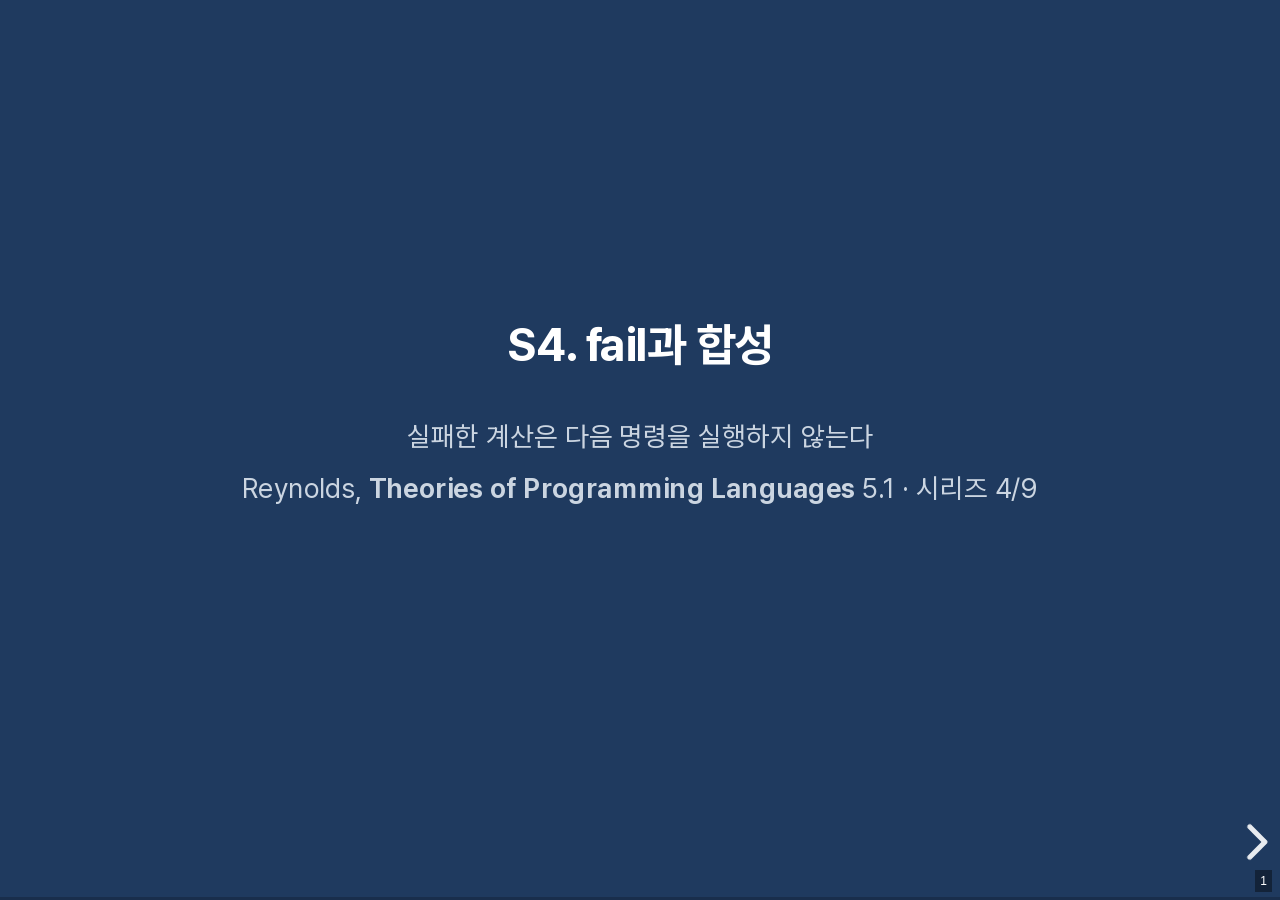
<file: verso/static/slides/s4/index.html>
<!doctype html>
<html>
  <head>
    <meta charset="utf-8">
    <meta name="viewport" content="width=device-width, initial-scale=1.0">
    <title>S4. fail과 합성</title><link rel="stylesheet" href="../lib/reveal.js/dist/reset.css">
    <link rel="stylesheet" href="../lib/reveal.js/dist/reveal.css">
    <link rel="stylesheet" href="talk-kit/theme.css">
    <link rel="stylesheet" href="../lib/monokai.css">
    <link rel="stylesheet" href="lean-panels.css">
    <link rel="stylesheet" href="fig.css">
    <link rel="stylesheet" href="../lib/highlighting.css">
    <link rel="stylesheet" href="../lib/tippy-border.css">
    <link rel="stylesheet" href="../lib/slides-highlight.css">
    <link rel="stylesheet" href="../lib/panel.css">
    <link rel="stylesheet" href="../lib/lightbox.css">
    <link rel="stylesheet" href="../lib/diagram.css">
    <link rel="stylesheet" href="../lib/illuminate-anim.css">
    <link rel="stylesheet" href="../lib/table.css">
    <link rel="stylesheet" href="../lib/katex/dist/katex.min.css">
    </head>
  <body>
    <div class="reveal">
      <div class="slides">
        <section data-background-color="#1f3a5f">
          <h2>
            S4. fail과 합성</h2>
          <p>
            실패한 계산은 다음 명령을 실행하지 않는다</p>
          <p>
            Reynolds, <em>Theories of Programming Languages</em> 5.1 · 시리즈 4/9</p>
          <aside class="notes"><p>
              S2의 f⊥⊥를 실패까지 넓히고, 그 확장이 S1의 free algebra와 같은 보편 성질에서 나온다는 것을 본다. 다섯 막이다: 결과 공간, free 확장, 세 법칙, 실패하는 while, 지역 변수.</p>
            </aside></section>
        <section>
          <h2>
            같은 루프, 세 결과</h2>
          <div class="tk-box tk-ex">
            <div class="tk-box-label">
              <span class="tk-box-kind">예</span>  ·  러닝 예제</div>
            <p>
              <code class="math display">\cmd{while}\ x\ne0\ \cmd{do}\ \cmd{if}\ x=1\ \cmd{then}\ \cmd{fail}\ \cmd{else}\ x:=x-2</code></p>
            </div>
          <table class="tk-rows"><thead><tr><th>초깃값</th><th>실행</th><th>결과</th></tr></thead><tbody><tr><td><code class="math inline">x=6</code></td><td><code class="math inline">6\to4\to2\to0</code></td><td>정상 종료, <code class="math inline">x=0</code></td></tr><tr><td><code class="math inline">x=5</code></td><td><code class="math inline">5\to3\to1\to\cmd{fail}</code></td><td class="tk-chg">실패, <code class="math inline">x=1</code></td></tr><tr><td><code class="math inline">x=-2</code></td><td><code class="math inline">-2\to-4\to-6\to\cdots</code></td><td>비종료</td></tr></tbody></table><div class="tk-gloss">
            <p>
              S2의 루프에 실패 분기 하나를 더했다. 실패는 관찰된 사건이고 비종료는 아직 결과가 없는 것이므로 서로 다른 결과여야 한다.</p>
            </div>
          <aside class="notes"><p>
              S2에서는 홀수 초깃값이 음수로 내려가 끝나지 않았다. 이제 x가 1이 되는 순간 fail이 루프를 끊고, 그 시점의 상태를 결과로 남긴다. 같은 명령이 세 종류의 결과를 낸다.</p>
            </aside></section>
        <section>
          <h2>
            Reynolds의 문제: fail은 결과를 정해야 한다</h2>
          <div class="tk-cols" style="align-items: center">
            <div class="tk-box tk-warn">
              <div class="tk-box-label">
                <span class="tk-box-kind">반례</span>  ·  Σ → Σ로 두면</div>
              <p>
                <code class="math display">\sem{c_0;c_1}\sigma = \sem{c_1}(\sem{c_0}\sigma)</code></p>
              <p>
                <code class="math inline">\sem{c_1}</code>이 상수 함수이면 <code class="math inline">c_0</code>의 실패가 결과에서 사라진다.</p>
              </div>
            <div class="tk-box tk-remark">
              <div class="tk-box-label">
                S2의 해법을 다시 쓴다</div>
              <p>
                <code class="math display">\sem{c_0;c_1}\sigma = \ext{\sem{c_1}}(\sem{c_0}\sigma)</code></p>
              <p>
                <code class="math inline">\ext{f}(\bot) = \bot</code>: 비종료는 뒤 명령이 무엇이든 전파된다. 실패도 같은 방식으로 전파하면 된다.</p>
              </div>
            </div>
          <aside class="notes"><p>
              5.1절 첫머리의 관찰이다. 실패를 상태 하나로 표현하면 뒤 명령이 그 상태를 덮어쓸 수 있다. 비종료도 같은 문제였고, S2는 결과 공간에 ⊥를 더한 뒤 ⊥를 그대로 넘기는 확장으로 풀었다. 오늘은 같은 일을 실패 결과에 한다.</p>
            </aside></section>
        <section data-background-color="#1f3a5f">
          <h2>
            1. 결과 공간</h2>
          <p class="tk-question">
            정상 종료와 실패를 어떻게 다른 결과로 만드는가?</p>
          </section>
        <section>
          <h2>
            (Σ+Σ)⊥: 정상과 실패를 ⊥ 위에</h2>
          <div class="tk-fig" style="width:960.000000px;height:270.000000px">
            <div class="tk-fig-area dashed c-ex" style="left:30.000000px;top:15.000000px;width:420.000000px;height:110.000000px">
              <div class="tk-fig-area-label">
                정상 <code class="math inline">n : \Sigma\to\hat\Sigma_\bot</code></div>
              </div>
            <div class="tk-fig-area dashed c-warn" style="left:510.000000px;top:15.000000px;width:420.000000px;height:110.000000px">
              <div class="tk-fig-area-label">
                실패 <code class="math inline">a : \Sigma\to\hat\Sigma_\bot</code></div>
              </div>
            <svg class="tk-fig-svg" width="960.000000" height="270.000000" viewBox="0 0 960.000000 270.000000"><g class="tk-fig-e"><path d="M 445.900000 220.700000 L 174.100000 106.900000" class="tk-fig-edge"></path></g><g class="tk-fig-e"><path d="M 446.300000 213.200000 L 282.900000 107.700000" class="tk-fig-edge"></path></g><g class="tk-fig-e"><path d="M 459.400000 205.900000 L 386.400000 103.100000" class="tk-fig-edge"></path></g><g class="tk-fig-e"><path d="M 500.600000 205.900000 L 569.400000 109.100000" class="tk-fig-edge"></path></g><g class="tk-fig-e"><path d="M 513.700000 213.200000 L 677.100000 107.700000" class="tk-fig-edge"></path></g><g class="tk-fig-e"><path d="M 514.100000 220.700000 L 828.900000 88.800000" class="tk-fig-edge"></path></g></svg><div class="tk-fig-node box c-ex" style="left:110.000000px;top:80.000000px">
              <code class="math inline">n(\sigma_1)</code></div>
            <div class="tk-fig-node box c-ex" style="left:240.000000px;top:80.000000px">
              <code class="math inline">n(\sigma_2)</code></div>
            <div class="tk-fig-node" style="left:370.000000px;top:80.000000px">
              <code class="math inline">\cdots</code></div>
            <div class="tk-fig-node box c-warn" style="left:590.000000px;top:80.000000px">
              <code class="math inline">a(\sigma_1)</code></div>
            <div class="tk-fig-node box c-warn" style="left:720.000000px;top:80.000000px">
              <code class="math inline">a(\sigma_2)</code></div>
            <div class="tk-fig-node" style="left:850.000000px;top:80.000000px">
              <code class="math inline">\cdots</code></div>
            <div class="tk-fig-node box" style="left:480.000000px;top:235.000000px">
              <code class="math inline">\bot</code></div>
            </div>
          <p class="tk-key">
            <code class="math display">\sem{c}\ :\ \Sigma\to(\Sigma+\Sigma)_\bot,\qquad r\sqsubseteq s\iff r=\bot\ \lor\ r=s</code></p>
          <div class="tk-gloss">
            <p>
              <code class="math inline">\hat\Sigma := \Sigma+\Sigma</code>, <code class="math inline">n\sigma = {\uparrow}\mathrm{inl}(\sigma)</code>, <code class="math inline">a\sigma = {\uparrow}\mathrm{inr}(\sigma)</code>. 같은 σ라도 <code class="math inline">n(\sigma)\ne a(\sigma)</code>이고, 종료한 결과끼리는 비교하지 않는다(flat).</p>
            </div>
          <aside class="notes"><p>
              +는 꼬리표가 붙은 서로소 합이다. 왼쪽 꼬리표는 정상 종료, 오른쪽은 실패다. 그 아래 새 ⊥를 하나 붙였다. Reynolds는 <code class="math inline">\hat\Sigma = \Sigma\cup\{\mathbf{abort}\}\times\Sigma</code>로 쓰는데, 같은 집합을 두 번 꼬리표로 구분한 것과 같다.</p>
            </aside></section>
        <section>
          <h2>
            실패 표지 E를 떼어 낸다</h2>
          <div class="tk-cols" style="grid-template-columns: 1.1fr 1fr; align-items: center">
            <div class="tk-box tk-defn">
              <div class="tk-box-label">
                <span class="tk-box-kind">정의</span>  ·  E는 고정한 discrete 집합</div>
              <p>
                <code class="math display">T_E X = (X + E)_\bot</code>
<code class="math display">\eta_X = n : X\to T_E X,\qquad \varepsilon = a : E\to T_E X</code>
X는 predomain, 기저 범주는 <code class="math inline">\Pre</code>(ω-cpo와 연속 함수)다.</p>
              </div>
            <div class="tk-box tk-ex">
              <div class="tk-box-label">
                <span class="tk-box-kind">예</span>  ·  명령의 경우</div>
              <p>
                <code class="math display">E = \Sigma,\qquad X = \Sigma</code>
<code class="math display">\sem{c} : \Sigma\to T_\Sigma\Sigma</code>
<code class="math display">\sem{\cmd{skip}} = \eta_\Sigma,\qquad \sem{\cmd{fail}} = \varepsilon</code></p>
              </div>
            </div>
          <div class="tk-gloss">
            <p>
              정상 값의 타입 X는 계산마다 바뀌지만 실패 표지 E는 그대로다. 이 구분이 뒤에서 <code class="math inline">f^\dagger</code>와 <code class="math inline">T_E f</code>를 가른다.</p>
            </div>
          <aside class="notes"><p>
              E를 고정하고 X만 움직이면 결과 공간이 X에 대한 함수 <code class="math inline">T_E</code>가 된다. 오늘 쓰는 monad가 이것이다. E가 공집합이면 S2의 X⊥로 돌아간다.</p>
            </aside></section>
        <section>
          <h2>
            확장: 세 영역을 따로 옮긴다</h2>
          <div class="tk-cols" style="grid-template-columns: 1.05fr 1fr; align-items: center">
            <div class="tk-fig" style="width:500.000000px;height:300.000000px">
              <svg class="tk-fig-svg" width="500.000000" height="300.000000" viewBox="0 0 500.000000 300.000000"><g class="tk-fig-e"><path d="M 147.000000 85.000000 L 343.000000 85.000000" class="tk-fig-edge"></path><polygon points="353.000000,85.000000 339.000000,78.500000 339.000000,91.500000" class="tk-fig-head"></polygon><path d="M 147.000000 77.000000 L 147.000000 93.000000" class="tk-fig-edge"></path></g><g class="tk-fig-e"><path d="M 147.000000 170.000000 L 343.000000 170.000000" class="tk-fig-edge c-warn"></path><polygon points="353.000000,170.000000 339.000000,163.500000 339.000000,176.500000" class="tk-fig-head c-warn"></polygon><path d="M 147.000000 162.000000 L 147.000000 178.000000" class="tk-fig-edge c-warn"></path></g><g class="tk-fig-e"><path d="M 124.500000 255.000000 L 365.500000 255.000000" class="tk-fig-edge"></path><polygon points="375.500000,255.000000 361.500000,248.500000 361.500000,261.500000" class="tk-fig-head"></polygon><path d="M 124.500000 247.000000 L 124.500000 263.000000" class="tk-fig-edge"></path></g></svg><div class="tk-fig-node small" style="left:90.000000px;top:22.000000px">
                <code class="math inline">T_E X</code></div>
              <div class="tk-fig-node small" style="left:410.000000px;top:22.000000px">
                <code class="math inline">T_E Y</code></div>
              <div class="tk-fig-node box" style="left:90.000000px;top:85.000000px">
                <code class="math inline">n(x)</code></div>
              <div class="tk-fig-node box c-warn" style="left:90.000000px;top:170.000000px">
                <code class="math inline">a(e)</code></div>
              <div class="tk-fig-node box" style="left:90.000000px;top:255.000000px">
                <code class="math inline">\bot</code></div>
              <div class="tk-fig-node box c-val" style="left:410.000000px;top:85.000000px">
                <code class="math inline">f(x)</code></div>
              <div class="tk-fig-node box c-warn" style="left:410.000000px;top:170.000000px">
                <code class="math inline">a(e)</code></div>
              <div class="tk-fig-node box" style="left:410.000000px;top:255.000000px">
                <code class="math inline">\bot</code></div>
              <div class="tk-fig-label" style="left:250.000000px;top:76.000000px;transform:translate(-50.000000%,-100.000000%)">
                다음 계산</div>
              <div class="tk-fig-label c-warn" style="left:250.000000px;top:161.000000px;transform:translate(-50.000000%,-100.000000%)">
                전파</div>
              <div class="tk-fig-label" style="left:250.000000px;top:246.000000px;transform:translate(-50.000000%,-100.000000%)">
                전파</div>
              </div>
            <div class="tk-box tk-defn">
              <div class="tk-box-label">
                <span class="tk-box-kind">정의</span>  ·  f : X → T_E Y 에서 f* : T_E X → T_E Y</div>
              <table class="tk-calc"><tbody><tr><td class="tk-calc-l"><code class="math inline">f^*(n(x))</code></td><td class="tk-calc-r"><code class="math inline">= f(x)</code></td><td class="tk-calc-why"></td></tr><tr><td class="tk-calc-l"><code class="math inline">f^*(a(e))</code></td><td class="tk-calc-r"><code class="math inline">= a(e)</code></td><td class="tk-calc-why"></td></tr><tr><td class="tk-calc-l"><code class="math inline">f^*(\bot)</code></td><td class="tk-calc-r"><code class="math inline">= \bot</code></td><td class="tk-calc-why"></td></tr></tbody></table></div>
            </div>
          <div class="tk-gloss">
            <p>
              정상 결과만 다음 계산 f에 넘긴다. S2의 <code class="math inline">\ext{f}</code>는 E가 비었을 때의 <code class="math inline">f^*</code>다.</p>
            </div>
          <aside class="notes"><p>
              첫 줄만 f를 호출한다. 실패 표지 a(e)는 X의 원소가 아니므로 f를 적용할 수 없고, ⊥는 결과가 없으니 넘길 것이 없다. f가 연속이면 <code class="math inline">f^*</code>도 연속이다. 증명은 2막의 free 확장에서 함께 나온다.</p>
            </aside></section>
        <section>
          <h2>
            순차 합성 = 확장 뒤 합성</h2>
          <div class="tk-cols" style="grid-template-columns: 1fr 1.15fr; align-items: center">
            <div class="tk-box tk-defn">
              <div class="tk-box-label">
                <span class="tk-box-kind">정의</span>  ·  c, d는 명령</div>
              <p>
                <code class="math display">\sem{c;d} = (\sem{d})^*\circ\sem{c}</code>
비교: S2의 <code class="math inline">\sem{c;d} = \ext{\sem{d}}\circ\sem{c}</code>.</p>
              </div>
            <div class="tk-box tk-ex">
              <div class="tk-box-label">
                <span class="tk-box-kind">예</span>  ·  x:=2; fail; x:=9</div>
              <table class="tk-calc"><tbody><tr><td class="tk-calc-l"><code class="math inline">\sigma</code></td><td class="tk-calc-r"><code class="math inline">\longmapsto n(\sigma[x\mapsto2])</code></td><td class="tk-calc-why">첫 대입</td></tr><tr class="fragment" data-fragment-index="1"><td class="tk-calc-l"><td class="tk-calc-r"><code class="math inline">\longmapsto a(\sigma[x\mapsto2])</code></td><td class="tk-calc-why">fail</td></tr><tr class="fragment" data-fragment-index="2"><td class="tk-calc-l"><td class="tk-calc-r"><code class="math inline">\longmapsto a(\sigma[x\mapsto2])</code></td><td class="tk-calc-why"><code class="math inline">\sem{x:=9}^*</code>는 실패를 유지</td></tr></tbody></table></div>
            </div>
          <div class="tk-gloss">
            <p>
              최종 실패 상태의 x는 2다. 마지막 대입은 실행되지 않는다.</p>
            </div>
          <aside class="notes"><p>
              그냥 ⟦d⟧∘⟦c⟧라고 쓰면 타입이 맞지 않는다. ⟦c⟧의 출력은 (Σ+Σ)⊥이고 ⟦d⟧의 입력은 Σ다. 확장이 이 타입 차이를 메운다. 셋째 줄이 핵심이다: x:=9의 확장은 실패 결과를 그대로 돌려준다.</p>
            </aside></section>
        <section>
          <h2>
            같은 흡수, 깨지는 등식 하나</h2>
          <table class="tk-rows"><thead><tr><th>등식</th><th>fail이 없을 때</th><th>fail이 있을 때</th></tr></thead><tbody><tr><td><code class="math inline">\cmd{fail};c\equiv\cmd{fail}</code></td><td>—</td><td>성립: <code class="math inline">c^*(a\sigma) = a\sigma</code></td></tr><tr><td><code class="math inline">\cmd{loop};c\equiv\cmd{loop}</code></td><td>성립</td><td>성립: <code class="math inline">c^*(\bot) = \bot</code></td></tr><tr><td><code class="math inline">c;\cmd{loop}\equiv\cmd{loop}</code></td><td>성립</td><td class="tk-chg">깨짐: <code class="math inline">c=\cmd{fail}</code>이면 <code class="math inline">a\sigma\ne\bot</code></td></tr></tbody></table><div class="tk-gloss">
            <p>
              <code>loop</code>은 영원히 도는 명령. 셋째 등식은 Reynolds p.100의 예다. 언어에 fail 하나를 더하면 상관없어 보이던 등식이 깨진다.</p>
            </div>
          <aside class="notes"><p>
              fail이 없을 때 c;loop는 c가 끝나면 loop가 돌고 c가 안 끝나면 그대로 비종료였으니 항상 ⊥였다. fail이 들어오면 세 번째 경우가 생긴다. c가 실패하면 loop는 실행되지 않고 실패가 남는다. 결과 공간을 바꾸는 확장은 그 언어의 모든 등식을 다시 확인하게 만든다.</p>
            </aside></section>
        <section data-background-color="#1f3a5f">
          <h2>
            2. free 확장</h2>
          <p class="tk-question">
            정상 값·⊥·실패 상수의 값을 정하면 확장이 하나로 정해지는가?</p>
          </section>
        <section>
          <h2>
            보존할 구조: ⊥와 실패 상수</h2>
          <div class="tk-cols" style="grid-template-columns: 1.2fr 1fr; align-items: center">
            <div class="tk-box tk-defn">
              <div class="tk-box-label">
                <span class="tk-box-kind">정의</span>  ·  범주 <code class="math inline">C_E</code></div>
              <p>
                대상 <code class="math inline">A</code>: pointed ω-cpo, 그리고 <code class="math inline">e\in E</code>마다 상수 <code class="math inline">e_A\in A</code></p>
              <p>
                사상 <code class="math inline">H</code>: strict 연속, <code class="math inline">H(e_A) = e_B</code></p>
              <p>
                <code class="math inline">U_E A</code>: ⊥·상수 지정을 잊은 predomain</p>
              </div>
            <div class="tk-fig" style="width:400.000000px;height:250.000000px">
              <svg class="tk-fig-svg" width="400.000000" height="250.000000" viewBox="0 0 400.000000 250.000000"><g class="tk-fig-e"><path d="M 165.600000 186.800000 L 110.400000 141.700000" class="tk-fig-edge"></path></g><g class="tk-fig-e"><path d="M 200.000000 185.000000 L 200.000000 155.000000" class="tk-fig-edge"></path></g><g class="tk-fig-e"><path d="M 234.400000 186.800000 L 289.600000 141.700000" class="tk-fig-edge"></path></g><g class="tk-fig-e"><path d="M 110.400000 108.300000 L 179.600000 51.700000" class="tk-fig-edge"></path></g><g class="tk-fig-e"><path d="M 200.000000 95.000000 L 200.000000 59.000000" class="tk-fig-edge"></path></g><g class="tk-fig-e"><path d="M 289.600000 108.300000 L 220.400000 51.700000" class="tk-fig-edge"></path></g></svg><div class="tk-fig-node box" style="left:200.000000px;top:215.000000px">
                <code class="math inline">\bot_A</code></div>
              <div class="tk-fig-node" style="left:90.000000px;top:125.000000px">
                <code class="math inline">u</code></div>
              <div class="tk-fig-node box c-hl" style="left:200.000000px;top:125.000000px">
                <code class="math inline">e_A</code></div>
              <div class="tk-fig-node" style="left:310.000000px;top:125.000000px">
                <code class="math inline">v</code></div>
              <div class="tk-fig-node" style="left:200.000000px;top:35.000000px">
                <code class="math inline">\cdots</code></div>
              </div>
            </div>
          <div class="tk-gloss">
            <p>
              상수는 서로 같거나 <code class="math inline">\bot_A</code>여도 된다. 방정식은 하나도 요구하지 않는다.</p>
            </div>
          <aside class="notes"><p>
              free라는 말은 무엇에 대해 free인지를 정해야 뜻이 생긴다. 여기서 보존할 구조는 순서와 상한, 최소 원소, 그리고 실패 표지마다 지정된 상수 하나다. 오른쪽 그림은 그런 대상 하나다: 노란 칸이 지정 상수다.</p>
            </aside></section>
        <section>
          <h2>
            정리 1. (X+E)⊥는 X 위의 free 대상이다</h2>
          <div class="tk-cols" style="grid-template-columns: 1.1fr 1fr; align-items: center">
            <div class="tk-box tk-thm">
              <div class="tk-box-label">
                <span class="tk-box-kind">정리</span>  ·  X는 predomain, E는 discrete</div>
              <p>
                <code class="math inline">L_E X = (X+E)_\bot</code>, 상수 <code class="math inline">a(e)</code>. 모든 <code class="math inline">C_E</code>-대상 A와 연속 <code class="math inline">g : X\to U_E A</code>에 대해
<code class="math display">\exists!\,H : L_E X\to A\ \ (C_E\text{의 사상})</code>
<code class="math display">U_E H\circ\eta_X = g</code></p>
              </div>
            <div class="tk-fig" style="width:430.000000px;height:260.000000px">
              <svg class="tk-fig-svg" width="430.000000" height="260.000000" viewBox="0 0 430.000000 260.000000"><g class="tk-fig-e"><path d="M 81.500000 40.000000 L 265.000000 40.000000" class="tk-fig-edge"></path><polygon points="275.000000,40.000000 261.000000,33.500000 261.000000,46.500000" class="tk-fig-head"></polygon></g><g class="tk-fig-e"><path d="M 80.700000 53.700000 L 298.700000 197.700000" class="tk-fig-edge"></path><polygon points="307.100000,203.200000 299.000000,190.100000 291.800000,200.900000" class="tk-fig-head"></polygon></g><g class="tk-fig-e"><path d="M 340.000000 64.000000 L 340.000000 191.000000" class="tk-fig-edge c-thm dashed"></path><polygon points="340.000000,201.000000 346.500000,187.000000 333.500000,187.000000" class="tk-fig-head c-thm"></polygon></g></svg><div class="tk-fig-node" style="left:60.000000px;top:40.000000px">
                <code class="math inline">X</code></div>
              <div class="tk-fig-node" style="left:340.000000px;top:40.000000px;min-width:110.000000px">
                <code class="math inline">U_E L_E X</code></div>
              <div class="tk-fig-node" style="left:340.000000px;top:225.000000px">
                <code class="math inline">U_E A</code></div>
              <div class="tk-fig-label" style="left:178.300000px;top:31.000000px;transform:translate(-50.000000%,-100.000000%)">
                <code class="math inline">\eta_X</code></div>
              <div class="tk-fig-label" style="left:188.900000px;top:136.000000px;transform:translate(-77.600000%,-8.300000%)">
                <code class="math inline">g</code></div>
              <div class="tk-fig-label c-thm" style="left:349.000000px;top:132.500000px;transform:translate(0.000000%,-50.000000%)">
                <code class="math inline">U_E H</code></div>
              </div>
            </div>
          <div class="tk-gloss">
            <p>
              S1의 free algebra 삼각형과 같은 그림이다. 생성원 X를 해석하면 나머지는 구조 보존으로 강제된다.</p>
            </div>
          <aside class="notes"><p>
              S1에서는 Var를 해석하면 네 연산을 보존하는 hom이 하나로 정해졌다. 여기서는 정상 값 X를 해석하면 ⊥와 실패 상수를 보존하는 strict 연속 함수가 하나로 정해진다. 기저는 Predom이고, η는 strict가 아니다. X에 최소 원소가 있어도 <code class="math inline">n(\bot_X)</code>는 새 ⊥ 위에 있다.</p>
            </aside></section>
        <section>
          <h2>
            증명: 세 경우가 값을 강제한다</h2>
          <div class="tk-cols" style="grid-template-columns: 1fr 1.1fr">
            <div class="tk-box tk-proof">
              <div class="tk-box-label">
                <span class="tk-box-kind">증명</span>  ·  존재와 유일성</div>
              <table class="tk-calc"><tbody><tr><td class="tk-calc-l"><code class="math inline">H(n(x))</code></td><td class="tk-calc-r"><code class="math inline">= g(x)</code></td><td class="tk-calc-why">생성원</td></tr><tr><td class="tk-calc-l"><code class="math inline">H(a(e))</code></td><td class="tk-calc-r"><code class="math inline">= e_A</code></td><td class="tk-calc-why">상수 보존</td></tr><tr><td class="tk-calc-l"><code class="math inline">H(\bot)</code></td><td class="tk-calc-r"><code class="math inline">= \bot_A</code></td><td class="tk-calc-why">strict</td></tr></tbody></table><p>
                모든 원소가 이 셋 중 하나이므로 다른 H는 없다.</p>
              </div>
            <div class="tk-box tk-proof">
              <div class="tk-box-label">
                <span class="tk-box-kind">증명</span>  ·  연속성</div>
              <table class="tk-rows"><thead><tr><th>증가 chain</th><th>상한 보존의 이유</th></tr></thead><tbody><tr><td>전부 <code class="math inline">\bot</code></td><td><code class="math inline">H(\bot) = \bot_A</code></td></tr><tr><td>어느 단계부터 <code class="math inline">n(x_i)</code></td><td><code class="math inline">g</code>의 연속성</td></tr><tr><td>어느 단계부터 <code class="math inline">a(e)</code></td><td>E discrete: 이후 상수</td></tr></tbody></table></div>
            </div>
          <div class="tk-gloss">
            <p>
              chain은 ⊥를 벗어나면 한 칸(정상 또는 실패)에 머문다. 그래서 칸별로 상한을 계산하면 된다.</p>
            </div>
          <aside class="notes"><p>
              유일성은 경우를 나누는 것만으로 끝난다. S1에서는 유한 트리의 귀납이 필요했지만 여기서는 원소가 잎 하나라 세 경우로 끝난다. 존재를 완성하려면 위의 H가 실제로 <code class="math inline">C_E</code>의 사상인지, 즉 연속인지 확인해야 하고 오른쪽 표가 그 확인이다. Lean의 <code>free_unique</code>는 순서를 뺀 pointed set에서 이 세 값을 검사한다.</p>
            </aside></section>
        <section>
          <h2>
            strict를 빼면 유일성이 깨진다</h2>
          <div class="tk-cols" style="grid-template-columns: 1fr 1fr; align-items: center">
            <div class="tk-fig" style="width:460.000000px;height:260.000000px">
              <svg class="tk-fig-svg" width="460.000000" height="260.000000" viewBox="0 0 460.000000 260.000000"><g class="tk-fig-e"><path d="M 90.000000 80.000000 L 90.000000 185.000000" class="tk-fig-edge"></path></g><g class="tk-fig-e"><path d="M 370.000000 80.000000 L 370.000000 185.000000" class="tk-fig-edge"></path></g><g class="tk-fig-e"><path d="M 147.000000 50.000000 L 325.500000 50.000000" class="tk-fig-edge"></path><polygon points="335.500000,50.000000 321.500000,43.500000 321.500000,56.500000" class="tk-fig-head"></polygon><path d="M 147.000000 42.000000 L 147.000000 58.000000" class="tk-fig-edge"></path></g><g class="tk-fig-e"><path d="M 124.500000 215.000000 L 318.000000 215.000000" class="tk-fig-edge c-thm"></path><polygon points="328.000000,215.000000 314.000000,208.500000 314.000000,221.500000" class="tk-fig-head c-thm"></polygon><path d="M 124.500000 207.000000 L 124.500000 223.000000" class="tk-fig-edge c-thm"></path></g><g class="tk-fig-e"><path d="M 123.800000 195.100000 L 327.600000 75.000000" class="tk-fig-edge c-warn"></path><polygon points="336.200000,69.900000 320.800000,71.400000 327.400000,82.600000" class="tk-fig-head c-warn"></polygon><path d="M 119.700000 188.200000 L 127.900000 202.000000" class="tk-fig-edge c-warn"></path></g></svg><div class="tk-fig-node box" style="left:90.000000px;top:50.000000px">
                <code class="math inline">n(x)</code></div>
              <div class="tk-fig-node box" style="left:90.000000px;top:215.000000px">
                <code class="math inline">\bot</code></div>
              <div class="tk-fig-node box" style="left:370.000000px;top:50.000000px">
                <code class="math inline">a</code></div>
              <div class="tk-fig-node box" style="left:370.000000px;top:215.000000px">
                <code class="math inline">\bot_A</code></div>
              <div class="tk-fig-label" style="left:241.300000px;top:41.000000px;transform:translate(-50.000000%,-100.000000%)">
                <code class="math inline">H_0,\ H_1</code></div>
              <div class="tk-fig-label c-thm" style="left:226.300000px;top:224.000000px;transform:translate(-50.000000%,0.000000%)">
                <code class="math inline">H_0</code></div>
              <div class="tk-fig-label c-warn" style="left:193.600000px;top:143.500000px;transform:translate(-75.400000%,-93.100000%)">
                <code class="math inline">H_1</code></div>
              </div>
            <div class="tk-box tk-warn">
              <div class="tk-box-label">
                <span class="tk-box-kind">반례</span>  ·  E = ∅, X = {x}, A = {⊥_A &lt; a}, g(x) = a</div>
              <p>
                <code class="math inline">H_0</code>, <code class="math inline">H_1</code> 둘 다 연속이고 <code class="math inline">H\circ\eta = g</code>를 만족한다.</p>
              <p>
                <code class="math inline">H_1(\bot) = a</code>: strict가 아니다.</p>
              </div>
            </div>
          <aside class="notes"><p>
              실패 상수가 없으니 상수 보존은 자동이다. 남는 조건은 strict 하나다. 두 확장 모두 단조이고 유한 chain에서 연속이며 생성원 x를 a로 보낸다. 차이는 ⊥의 값뿐이다. strict를 요구해야 확장이 하나로 정해진다.</p>
            </aside></section>
        <section>
          <h2>
            natural transformation</h2>
          <div class="tk-cols" style="grid-template-columns: 1fr 1fr; align-items: center">
            <div class="tk-box tk-defn">
              <div class="tk-box-label">
                <span class="tk-box-kind">정의</span>  ·  θ : F ⇒ G</div>
              <p>
                대상마다 <code class="math inline">\theta_X : FX\to GX</code>, 모든 <code class="math inline">f : X\to Y</code>에 대해
<code class="math display">Gf\circ\theta_X = \theta_Y\circ Ff</code></p>
              </div>
            <div class="tk-fig" style="width:440.000000px;height:250.000000px">
              <svg class="tk-fig-svg" width="440.000000" height="250.000000" viewBox="0 0 440.000000 250.000000"><g class="tk-fig-e"><path d="M 91.500000 40.000000 L 313.500000 40.000000" class="tk-fig-edge"></path><polygon points="323.500000,40.000000 309.500000,33.500000 309.500000,46.500000" class="tk-fig-head"></polygon></g><g class="tk-fig-e"><path d="M 70.000000 64.000000 L 70.000000 181.000000" class="tk-fig-edge"></path><polygon points="70.000000,191.000000 76.500000,177.000000 63.500000,177.000000" class="tk-fig-head"></polygon></g><g class="tk-fig-e"><path d="M 360.000000 64.000000 L 360.000000 181.000000" class="tk-fig-edge"></path><polygon points="360.000000,191.000000 366.500000,177.000000 353.500000,177.000000" class="tk-fig-head"></polygon></g><g class="tk-fig-e"><path d="M 91.500000 215.000000 L 313.500000 215.000000" class="tk-fig-edge"></path><polygon points="323.500000,215.000000 309.500000,208.500000 309.500000,221.500000" class="tk-fig-head"></polygon></g></svg><div class="tk-fig-node" style="left:70.000000px;top:40.000000px">
                <code class="math inline">X</code></div>
              <div class="tk-fig-node" style="left:360.000000px;top:40.000000px">
                <code class="math inline">T_E X</code></div>
              <div class="tk-fig-node" style="left:70.000000px;top:215.000000px">
                <code class="math inline">Y</code></div>
              <div class="tk-fig-node" style="left:360.000000px;top:215.000000px">
                <code class="math inline">T_E Y</code></div>
              <div class="tk-fig-label" style="left:207.500000px;top:31.000000px;transform:translate(-50.000000%,-100.000000%)">
                <code class="math inline">\eta_X</code></div>
              <div class="tk-fig-label" style="left:61.000000px;top:127.500000px;transform:translate(-100.000000%,-50.000000%)">
                <code class="math inline">f</code></div>
              <div class="tk-fig-label" style="left:369.000000px;top:127.500000px;transform:translate(0.000000%,-50.000000%)">
                <code class="math inline">T_E f</code></div>
              <div class="tk-fig-label" style="left:207.500000px;top:224.000000px;transform:translate(-50.000000%,0.000000%)">
                <code class="math inline">\eta_Y</code></div>
              </div>
            </div>
          <div class="tk-gloss">
            <p>
              예: <code class="math inline">\eta : \mathrm{Id}\Rightarrow T_E</code>, <code class="math inline">T_E f = (f+\id_E)_\bot</code>. 정상 값에 f를 먼저 적용하든 결과로 싼 뒤 적용하든 같다.</p>
            </div>
          <aside class="notes"><p>
              functor 두 개 사이를 잇는 "사상의 묶음"이다. 대상마다 하나씩 고르되, 어떤 사상을 따라 옮겨도 그림이 가환해야 한다. η가 그 예이고, 다음 장의 adjunction도 이 조건으로 정의한다.</p>
            </aside></section>
        <section>
          <h2>
            adjunction: 제한과 확장의 일대일 대응</h2>
          <p class="tk-key">
            <code class="math display">C_E(L_E X,\ A)\ \cong\ \Pre(X,\ U_E A),\qquad H\longmapsto U_E H\circ\eta_X,\quad g\longmapsto g^\#</code></p>
          <table class="tk-rows"><thead><tr><th>쪽</th><th>S1</th><th>S4</th></tr></thead><tbody><tr><td>생성원</td><td><code class="math inline">\Var</code></td><td>정상 값 <code class="math inline">X</code></td></tr><tr><td>free 대상</td><td><code class="math inline">\Exp</code></td><td><code class="math inline">(X+E)_\bot</code></td></tr><tr><td>hom-set 대응</td><td><code class="math inline">\Alg_{\Gamma'}(\Exp, A)\cong\Sets(\Var, |A|)</code></td><td>위의 식</td></tr></tbody></table><div class="tk-gloss">
            <p>
              자연성: <code class="math inline">k : X'\to X</code>, <code class="math inline">q : A\to B</code>이면 <code class="math inline">U_E(q\circ H\circ L_E k)\circ\eta_{X'} = U_E q\circ(U_E H\circ\eta_X)\circ k</code>.</p>
            </div>
          <aside class="notes"><p>
              정리 1을 hom-set의 일대일 대응으로 읽은 것이 adjunction이다. 왼쪽에서 오른쪽은 생성원으로 제한하기, 오른쪽에서 왼쪽은 유일한 확장. 두 방향을 합치면 항등이다. 자연성은 앞뒤에 사상을 붙여도 이 대응이 맞물린다는 조건이고, 식은 η의 자연성과 함수 합성에서 바로 나온다. S2의 lifting X⊥는 E가 빈 경우다.</p>
            </aside></section>
        <section>
          <h2>
            monad: 확장을 잊으면 Kleisli 확장이 남는다</h2>
          <div class="tk-cols" style="grid-template-columns: 1fr 1.15fr; align-items: center">
            <div class="tk-box tk-defn">
              <div class="tk-box-label">
                <span class="tk-box-kind">정의</span>  ·  T_E = U_E L_E</div>
              <p>
                <code class="math display">f : X\to T_E Y\ \Rightarrow\ f^\# : L_E X\to L_E Y</code>
<code class="math display">f^* = U_E(f^\#) : T_E X\to T_E Y</code></p>
              </div>
            <table class="tk-rows"><thead><tr><th>free 확장의 조건</th><th><code class="math inline">f^*</code>의 식</th></tr></thead><tbody><tr><td>생성원을 <code class="math inline">f</code>로 해석</td><td><code class="math inline">f^*(n(x)) = f(x)</code></td></tr><tr><td>실패 상수 보존</td><td><code class="math inline">f^*(a(e)) = a(e)</code></td></tr><tr><td>strict</td><td><code class="math inline">f^*(\bot) = \bot</code></td></tr></tbody></table></div>
          <div class="tk-gloss">
            <p>
              목적지 A를 free 대상 <code class="math inline">L_E Y</code> 자신으로 두면, 1막에서 손으로 정의한 확장이 정리 1의 유일한 사상으로 다시 나온다.</p>
            </div>
          <aside class="notes"><p>
              <code class="math inline">L_E Y</code>의 실패 상수는 a(e), 최소 원소는 ⊥다. 생성원 해석 f를 유일하게 확장하면 그 밑 함수가 바로 <code class="math inline">f^*</code>다. 이제 skip과 ;의 법칙을 경우 분석 없이 유일성만으로 얻는다.</p>
            </aside></section>
        <section data-background-color="#1f3a5f">
          <h2>
            3. 세 법칙</h2>
          <p class="tk-question">
            skip과 ;의 법칙은 어디서 오는가?</p>
          </section>
        <section>
          <h2>
            정리 2. Kleisli triple의 세 법칙</h2>
          <div class="tk-box tk-thm">
            <div class="tk-box-label">
              <span class="tk-box-kind">정리</span>  ·  X, Y, Z는 predomain, f : X → T_E Y, g : Y → T_E Z는 연속</div>
            <table class="tk-calc"><tbody><tr><td class="tk-calc-l"><code class="math inline">\mathrm{M1}</code></td><td class="tk-calc-r"><code class="math inline">f^*\circ\eta_X = f</code></td><td class="tk-calc-why"><code class="math inline">\cmd{skip};c\equiv c</code></td></tr><tr><td class="tk-calc-l"><code class="math inline">\mathrm{M2}</code></td><td class="tk-calc-r"><code class="math inline">(\eta_X)^* = \id_{T_E X}</code></td><td class="tk-calc-why"><code class="math inline">c;\cmd{skip}\equiv c</code></td></tr><tr><td class="tk-calc-l"><code class="math inline">\mathrm{M3}</code></td><td class="tk-calc-r"><code class="math inline">(g^*\circ f)^* = g^*\circ f^*</code></td><td class="tk-calc-why"><code class="math inline">(c;d);e\equiv c;(d;e)</code></td></tr></tbody></table></div>
          <div class="tk-gloss">
            <p>
              셋째 칸은 각 법칙이 보장하는 프로그램 등식이다. <code class="math inline">(T_E, \eta, (-)^*)</code>를 Kleisli triple이라 부른다.</p>
            </div>
          <aside class="notes"><p>
              M1은 skip 뒤의 c, M2는 c 뒤의 skip, M3는 순차 합성의 괄호다. 이 세 법칙을 만족하는 데이터가 monad를 정한다. 다음 장에서 경우를 나누지 않고 증명한다.</p>
            </aside></section>
        <section>
          <h2>
            증명: 같은 생성원 해석의 두 hom은 같다</h2>
          <div class="tk-cols" style="grid-template-columns: 1fr 1.15fr; align-items: center">
            <div class="tk-fig" style="width:460.000000px;height:290.000000px">
              <svg class="tk-fig-svg" width="460.000000" height="290.000000" viewBox="0 0 460.000000 290.000000"><g class="tk-fig-e"><path d="M 81.500000 40.000000 L 285.000000 40.000000" class="tk-fig-edge"></path><polygon points="295.000000,40.000000 281.000000,33.500000 281.000000,46.500000" class="tk-fig-head"></polygon></g><g class="tk-fig-e"><path d="M 80.600000 54.700000 L 321.300000 227.300000" class="tk-fig-edge"></path><polygon points="329.400000,233.100000 321.800000,219.600000 314.300000,230.200000" class="tk-fig-head"></polygon></g><g class="tk-fig-e"><path d="M 349.100000 63.500000 Q 310.000000 147.500000 344.800000 222.400000" class="tk-fig-edge c-thm"></path><polygon points="349.100000,231.500000 349.000000,216.000000 337.300000,221.500000" class="tk-fig-head c-thm"></polygon></g><g class="tk-fig-e"><path d="M 370.900000 63.500000 Q 410.000000 147.500000 375.200000 222.400000" class="tk-fig-edge c-thm"></path><polygon points="370.900000,231.500000 382.700000,221.500000 371.000000,216.000000" class="tk-fig-head c-thm"></polygon></g></svg><div class="tk-fig-node" style="left:60.000000px;top:40.000000px">
                <code class="math inline">X</code></div>
              <div class="tk-fig-node" style="left:360.000000px;top:40.000000px;min-width:110.000000px">
                <code class="math inline">U_E L_E X</code></div>
              <div class="tk-fig-node" style="left:360.000000px;top:255.000000px;min-width:110.000000px">
                <code class="math inline">U_E L_E Z</code></div>
              <div class="tk-fig-label" style="left:188.300000px;top:31.000000px;transform:translate(-50.000000%,-100.000000%)">
                <code class="math inline">\eta_X</code></div>
              <div class="tk-fig-label" style="left:199.800000px;top:151.200000px;transform:translate(-79.100000%,-9.400000%)">
                <code class="math inline">g^*\circ f</code></div>
              <div class="tk-fig-label c-thm" style="left:320.500000px;top:147.500000px;transform:translate(-100.000000%,-50.000000%)">
                <code class="math inline">U_E h</code></div>
              <div class="tk-fig-label c-thm" style="left:399.500000px;top:147.500000px;transform:translate(0.000000%,-50.000000%)">
                <code class="math inline">U_E k</code></div>
              </div>
            <div class="tk-box tk-proof">
              <div class="tk-box-label">
                <span class="tk-box-kind">증명</span>  ·  M3: h = (g*∘f)#, k = g#∘f#</div>
              <table class="tk-calc"><tbody><tr><td class="tk-calc-l"><code class="math inline">U_E h\circ\eta_X</code></td><td class="tk-calc-r"><code class="math inline">= g^*\circ f</code></td><td class="tk-calc-why">확장 조건</td></tr><tr><td class="tk-calc-l"><code class="math inline">U_E k\circ\eta_X</code></td><td class="tk-calc-r"><code class="math inline">= g^*\circ(f^*\circ\eta_X)</code></td><td class="tk-calc-why">함수 합성</td></tr><tr><td class="tk-calc-l"><td class="tk-calc-r"><code class="math inline">= g^*\circ f</code></td><td class="tk-calc-why">M1</td></tr><tr><td class="tk-calc-l"><code class="math inline">h</code></td><td class="tk-calc-r"><code class="math inline">= k</code></td><td class="tk-calc-why">정리 1의 유일성</td></tr></tbody></table></div>
            </div>
          <div class="tk-gloss">
            <p>
              그림은 <code class="math inline">C_E</code> 사상 h, k의 밑 함수를 <code class="math inline">\Pre</code>에서 그린 것이다. M1은 정리 1의 삼각형 그 자체. M2: <code class="math inline">(\eta_X)^\#</code>와 <code class="math inline">\id</code>가 둘 다 <code class="math inline">\eta_X</code>를 확장하므로 같다.</p>
            </div>
          <aside class="notes"><p>
              h와 k는 둘 다 <code class="math inline">C_E</code>의 사상이고 출발점이 free 대상 <code class="math inline">L_E X</code>다. 생성원에서 같으니 정리 1의 유일성으로 같다. 세 경우를 나누는 계산은 부록에 있다. S1의 대입 정리 증명과 그림까지 같다.</p>
            </aside></section>
        <section>
          <h2>
            Kleisli category: 명령은 이 category의 사상이다</h2>
          <div class="tk-cols" style="grid-template-columns: 1.05fr 1fr; align-items: center">
            <div class="tk-box tk-defn">
              <div class="tk-box-label">
                <span class="tk-box-kind">정의</span>  ·  Kl(T_E)</div>
              <p>
                대상: 모든 predomain. <code class="math inline">\mathrm{Kl}(X, Y) = \Pre(X,\ T_E Y)</code>
<code class="math display">\id_X = \eta_X,\qquad g\star f = g^*\circ f</code></p>
              <table class="tk-rows"><thead><tr><th>category 법칙</th><th>근거</th></tr></thead><tbody><tr><td>왼쪽·오른쪽 단위</td><td>M2, M1</td></tr><tr><td>결합</td><td>M3</td></tr></tbody></table></div>
            <div class="tk-fig" style="width:440.000000px;height:250.000000px">
              <svg class="tk-fig-svg" width="440.000000" height="250.000000" viewBox="0 0 440.000000 250.000000"><g class="tk-fig-e"><path d="M 81.500000 50.000000 L 183.500000 50.000000" class="tk-fig-edge"></path><polygon points="193.500000,50.000000 179.500000,43.500000 179.500000,56.500000" class="tk-fig-head"></polygon></g><g class="tk-fig-e"><path d="M 266.500000 50.000000 L 353.500000 50.000000" class="tk-fig-edge"></path><polygon points="363.500000,50.000000 349.500000,43.500000 349.500000,56.500000" class="tk-fig-head"></polygon></g><g class="tk-fig-e"><path d="M 81.200000 57.500000 Q 230.000000 110.000000 354.400000 66.100000" class="tk-fig-edge c-thm"></path><polygon points="363.800000,62.800000 348.400000,61.300000 352.700000,73.600000" class="tk-fig-head c-thm"></polygon></g></svg><div class="tk-fig-node" style="left:60.000000px;top:50.000000px">
                <code class="math inline">X</code></div>
              <div class="tk-fig-node" style="left:230.000000px;top:50.000000px">
                <code class="math inline">T_E Y</code></div>
              <div class="tk-fig-node" style="left:400.000000px;top:50.000000px">
                <code class="math inline">T_E Z</code></div>
              <div class="tk-fig-label" style="left:137.500000px;top:41.000000px;transform:translate(-50.000000%,-100.000000%)">
                <code class="math inline">f</code></div>
              <div class="tk-fig-label" style="left:315.000000px;top:41.000000px;transform:translate(-50.000000%,-100.000000%)">
                <code class="math inline">g^*</code></div>
              <div class="tk-fig-label c-thm" style="left:226.100000px;top:94.100000px;transform:translate(-50.900000%,-0.000000%)">
                <code class="math inline">g\star f</code></div>
              </div>
            </div>
          <div class="tk-gloss">
            <p>
              명령 의미 <code class="math inline">\Sigma\to T_\Sigma\Sigma</code>는 대상 Σ의 자기 사상이다. skip은 단위원, <code>;</code>는 곱: S1에서 정의한 category 법칙이 프로그램 등식이 된다.</p>
            </div>
          <aside class="notes"><p>
              대상은 Σ 하나가 아니라 모든 predomain이다. 명령의 의미는 그중 Σ에서 Σ로 가는 Kleisli 사상이고, 그것들은 skip을 단위원으로 하는 monoid를 이룬다. 세 법칙에서 category 법칙이 나오는 방향이다.</p>
            </aside></section>
        <section>
          <h2>
            S1의 대입도 같은 증명이다</h2>
          <div class="tk-box tk-defn">
            <div class="tk-box-label">
              <span class="tk-box-kind">정의</span>  ·  term monad: T X = 변수 이름이 X인 유한 정수식 (var 없는 네 연산의 free algebra)</div>
            <table class="tk-calc"><tbody><tr><td class="tk-calc-l"><code class="math inline">\delta^*\circ\eta_X</code></td><td class="tk-calc-r"><code class="math inline">= \delta</code></td><td class="tk-calc-why"><code class="math inline">\mathrm{var}(v)/\delta = \delta(v)</code></td></tr><tr><td class="tk-calc-l"><code class="math inline">(\eta_X)^*</code></td><td class="tk-calc-r"><code class="math inline">= \id</code></td><td class="tk-calc-why"><code class="math inline">e/\mathrm{var} = e</code></td></tr><tr><td class="tk-calc-l"><code class="math inline">(\delta'^*\circ\delta)^*</code></td><td class="tk-calc-r"><code class="math inline">= \delta'^*\circ\delta^*</code></td><td class="tk-calc-why"><code class="math inline">(e/\delta)/\delta' = e/(\delta;\delta')</code></td></tr></tbody></table></div>
          <table class="tk-rows"><thead><tr><th></th><th>S1 대입</th><th>S4 실패</th></tr></thead><tbody><tr><td>기저</td><td><code class="math inline">\Sets</code></td><td><code class="math inline">\Pre\to C_E</code></td></tr><tr><td>보존할 구조</td><td><code class="math inline">\lit, \nega, \add, \mul</code></td><td>⊥, 실패 상수</td></tr><tr><td>확장</td><td><code class="math inline">\delta^* = (-)/\delta</code></td><td><code class="math inline">f^*</code></td></tr></tbody></table><div class="tk-gloss">
            <p>
              <code class="math inline">(\delta;\delta')(v) = \delta(v)/\delta'</code>. 기저 범주는 다르지만 "생성원 해석의 유일한 확장"으로 세 법칙을 증명하는 방식이 같다.</p>
            </div>
          <aside class="notes"><p>
              S1에서 δ̂라고 쓴 대입이 이 term monad의 확장 <code class="math inline">\delta^*</code>다. η는 변수 잎 var다. 세 법칙은 대입의 익숙한 성질이다: 변수에 대입하면 그 식이 나오고, 변수를 자기 자신으로 바꾸면 그대로이고, 두 번 대입하는 것은 합성한 대입 한 번과 같다. 증명은 오늘 정리 2와 같은 그림이다.</p>
            </aside></section>
        <section>
          <h2>
            handler: 상수의 해석을 바꾸면</h2>
          <div class="tk-cols" style="grid-template-columns: 1fr 1.1fr; align-items: center">
            <div class="tk-fig" style="width:440.000000px;height:260.000000px">
              <svg class="tk-fig-svg" width="440.000000" height="260.000000" viewBox="0 0 440.000000 260.000000"><g class="tk-fig-e"><path d="M 81.500000 40.000000 L 265.000000 40.000000" class="tk-fig-edge"></path><polygon points="275.000000,40.000000 261.000000,33.500000 261.000000,46.500000" class="tk-fig-head"></polygon></g><g class="tk-fig-e"><path d="M 80.700000 53.700000 L 298.700000 197.700000" class="tk-fig-edge"></path><polygon points="307.100000,203.200000 299.000000,190.100000 291.800000,200.900000" class="tk-fig-head"></polygon></g><g class="tk-fig-e"><path d="M 340.000000 64.000000 L 340.000000 191.000000" class="tk-fig-edge c-thm dashed"></path><polygon points="340.000000,201.000000 346.500000,187.000000 333.500000,187.000000" class="tk-fig-head c-thm"></polygon></g></svg><div class="tk-fig-node" style="left:60.000000px;top:40.000000px">
                <code class="math inline">X</code></div>
              <div class="tk-fig-node" style="left:340.000000px;top:40.000000px;min-width:110.000000px">
                <code class="math inline">U_E L_E X</code></div>
              <div class="tk-fig-node" style="left:340.000000px;top:225.000000px">
                <code class="math inline">U_E B_h</code></div>
              <div class="tk-fig-label" style="left:178.300000px;top:31.000000px;transform:translate(-50.000000%,-100.000000%)">
                <code class="math inline">\eta_X</code></div>
              <div class="tk-fig-label" style="left:188.900000px;top:136.000000px;transform:translate(-77.600000%,-8.300000%)">
                <code class="math inline">g</code></div>
              <div class="tk-fig-label c-thm" style="left:349.000000px;top:132.500000px;transform:translate(0.000000%,-50.000000%)">
                <code class="math inline">U_E H</code></div>
              </div>
            <div class="tk-box tk-defn">
              <div class="tk-box-label">
                <span class="tk-box-kind">정의</span>  ·  B pointed ω-cpo, g : X → B 연속, h : E → B</div>
              <p>
                <code class="math inline">B_h</code>: 상수 <code class="math inline">c_e = h(e)</code>를 지정한 <code class="math inline">C_E</code> 대상</p>
              <table class="tk-calc"><tbody><tr><td class="tk-calc-l"><code class="math inline">H(n(x))</code></td><td class="tk-calc-r"><code class="math inline">= g(x)</code></td><td class="tk-calc-why"></td></tr><tr><td class="tk-calc-l"><code class="math inline">H(a(e))</code></td><td class="tk-calc-r"><code class="math inline">= h(e)</code></td><td class="tk-calc-why">실패를 h로 처리</td></tr><tr><td class="tk-calc-l"><code class="math inline">H(\bot)</code></td><td class="tk-calc-r"><code class="math inline">= \bot</code></td><td class="tk-calc-why"></td></tr></tbody></table></div>
            </div>
          <div class="tk-gloss">
            <p>
              H는 g, 실패 상수 h, ⊥를 보존하는 유일한 strict 연속 확장이다. <code class="math inline">f^*</code>는 <code class="math inline">B = T_E Y</code>에서 상수를 <code class="math inline">a(e)</code>로 둔 경우, catch는 <code class="math inline">B = T_E Y</code>에서 <code class="math inline">h(e)</code>로 둔 경우다.</p>
            </div>
          <aside class="notes"><p>
              실패를 전파하는 것도, 실패를 잡아 처리하는 것도 free 대상에서 나가는 유일한 사상이다. 달라지는 것은 목적지 algebra의 상수다. 효과를 "연산과 그 해석"으로 보는 관점의 가장 작은 예다. Reynolds 5.1에는 catch가 없다. 5.8의 catchin에서 다시 만난다.</p>
            </aside></section>
        <section data-background-color="#1f3a5f">
          <h2>
            4. 실패하는 while</h2>
          <p class="tk-question">
            실패하는 루프의 의미도 최소 고정점으로 얻는가?</p>
          </section>
        <section>
          <h2>
            펼침 함수와 근사</h2>
          <div class="tk-box tk-defn">
            <div class="tk-box-label">
              <span class="tk-box-kind">정의</span>  ·  F : (Σ → T_Σ Σ) → (Σ → T_Σ Σ)</div>
            <p>
              <code class="math display">F(h)(\sigma)=\begin{cases}n(\sigma)&amp;\sigma x=0\\a(\sigma)&amp;\sigma x=1\\h(\sigma[x\mapsto\sigma x-2])&amp;\text{그 밖}\end{cases}</code></p>
            </div>
          <table class="tk-rows"><thead><tr><th><code class="math inline">F^n\bot</code></th><th><code class="math inline">x=0</code></th><th><code class="math inline">x=1</code></th><th><code class="math inline">x=2</code></th><th><code class="math inline">x=3</code></th><th><code class="math inline">x=4</code></th><th><code class="math inline">x&lt;0</code></th></tr></thead><tbody><tr><td><code class="math inline">F^0\bot</code></td><td><code class="math inline">\bot</code></td><td><code class="math inline">\bot</code></td><td><code class="math inline">\bot</code></td><td><code class="math inline">\bot</code></td><td><code class="math inline">\bot</code></td><td><code class="math inline">\bot</code></td></tr><tr class="fragment" data-fragment-index="1"><td><code class="math inline">F^1\bot</code></td><td class="tk-chg"><code class="math inline">n_0</code></td><td class="tk-chg"><code class="math inline">a_1</code></td><td><code class="math inline">\bot</code></td><td><code class="math inline">\bot</code></td><td><code class="math inline">\bot</code></td><td><code class="math inline">\bot</code></td></tr><tr class="fragment" data-fragment-index="2"><td><code class="math inline">F^2\bot</code></td><td><code class="math inline">n_0</code></td><td><code class="math inline">a_1</code></td><td class="tk-chg"><code class="math inline">n_0</code></td><td class="tk-chg"><code class="math inline">a_1</code></td><td><code class="math inline">\bot</code></td><td><code class="math inline">\bot</code></td></tr><tr class="fragment" data-fragment-index="3"><td><code class="math inline">F^3\bot</code></td><td><code class="math inline">n_0</code></td><td><code class="math inline">a_1</code></td><td><code class="math inline">n_0</code></td><td><code class="math inline">a_1</code></td><td class="tk-chg"><code class="math inline">n_0</code></td><td><code class="math inline">\bot</code></td></tr></tbody></table><div class="tk-gloss">
            <p>
              <code class="math inline">n_0 = n(\sigma[x\mapsto0])</code>, <code class="math inline">a_1 = a(\sigma[x\mapsto1])</code>. 매 단계 두 초깃값이 확정되고 음수는 끝까지 ⊥다.</p>
            </div>
          <aside class="notes"><p>
              S2의 표와 같은 방식이다. F는 연속이므로 Kleene 정리로 ⟦while⟧ = YF = ⊔Fⁿ⊥로 정의한다. x=0과 x=1은 한 번 펼치면 결과가 나오고, 한 단계마다 2씩 더 큰 초깃값이 확정된다.</p>
            </aside></section>
        <section>
          <h2>
            최소 해: 짝수·홀수·음수</h2>
          <div class="tk-box tk-remark">
            <div class="tk-box-label">
              W = YF</div>
            <p>
              <code class="math display">W(\sigma)=\begin{cases}n(\sigma[x\mapsto0])&amp;\sigma x\ge0,\ \text{짝수}\\a(\sigma[x\mapsto1])&amp;\sigma x&gt;0,\ \text{홀수}\\\bot&amp;\sigma x&lt;0\end{cases}</code></p>
            </div>
          <table class="tk-calc"><tbody><tr><td class="tk-calc-l"><code class="math inline">F(W)</code></td><td class="tk-calc-r"><code class="math inline">= W</code></td><td class="tk-calc-why">닫힌 꼴을 대입</td></tr><tr><td class="tk-calc-l"><code class="math inline">F(h) = h</code></td><td class="tk-calc-r"><code class="math inline">\Rightarrow F^n\bot\sqsubseteq h</code></td><td class="tk-calc-why">n에 대한 귀납 (Park)</td></tr><tr><td class="tk-calc-l"><code class="math inline">W = \lub_n F^n\bot</code></td><td class="tk-calc-r"><code class="math inline">\sqsubseteq h</code></td><td class="tk-calc-why">상한의 최소성</td></tr></tbody></table><p class="tk-badge">
            ✔ <code>approx_eq</code> · <code>W_fixed</code> · <code>W_least</code> (구체적인 flat 순서) · ✘ 함수 공간 domain과 F의 연속성</p>
          <aside class="notes"><p>
              x=5에서 시작하면 홀수 줄로 내려가 x=1에서 실패한다. 처음 표의 세 결과가 이 닫힌 꼴의 세 줄이다. 결과 공간이 바뀌어도 while의 정의 방식은 S2 그대로다.</p>
            </aside></section>
        <section data-background-color="#1f3a5f">
          <h2>
            5. 지역 변수</h2>
          <p class="tk-question">
            실패 상태에 남은 지역 변수의 값은 어떻게 해야 하는가?</p>
          </section>
        <section>
          <h2>
            이름만 다른 두 프로그램</h2>
          <div class="tk-cols" style="align-items: center">
            <div class="tk-box tk-ex">
              <div class="tk-box-label">
                <span class="tk-box-kind">예</span>  ·  P = x:=0; newvar x:=1 in fail</div>
              <p>
                <code class="math display">\text{지역 } x \text{가 1인 채 실패}</code>
<code class="math display">\Rightarrow\ a([\sigma\mid x:\chg{1}])</code></p>
              </div>
            <div class="tk-box tk-ex">
              <div class="tk-box-label">
                <span class="tk-box-kind">예</span>  ·  P′ = x:=0; newvar y:=1 in fail</div>
              <p>
                <code class="math display">\text{지역 } y \text{가 1인 채 실패}</code>
<code class="math display">\Rightarrow\ a([\sigma\mid x:0\mid y:\chg{1}])</code></p>
              </div>
            </div>
          <div class="tk-box tk-warn">
            <div class="tk-box-label">
              <span class="tk-box-kind">반례</span>  ·  복원을 정상 결과에만 붙이면</div>
            <p>
              묶인 이름만 다른 두 프로그램(<code class="math inline">y</code>는 fresh)이 서로 다른 실패 상태를 낸다. 의미는 이름 바꾸기에 불변이어야 한다.</p>
            </div>
          <aside class="notes"><p>
              Reynolds p.99의 예다. newvar는 블록이 끝날 때 바깥 변수의 값을 되돌려야 하는데, 복원 함수를 별표 확장으로 붙이면 정상 결과만 복원되고 실패 결과는 지역 값을 그대로 품는다. 그러면 묶인 변수의 이름이 결과에 새어 나온다. S1 부록에서 binder가 있는 대입에 이름 바꾸기가 필요했던 것과 같은 원리다: 묶인 이름은 의미에 드러나면 안 된다.</p>
            </aside></section>
        <section>
          <h2>
            f† = (f+f)⊥: 정상과 실패 양쪽을 복원</h2>
          <div class="tk-cols" style="grid-template-columns: 1fr 1.1fr; align-items: center">
            <div class="tk-box tk-defn">
              <div class="tk-box-label">
                <span class="tk-box-kind">정의</span>  ·  f : Σ → Σ</div>
              <table class="tk-calc"><tbody><tr><td class="tk-calc-l"><code class="math inline">f^\dagger(n(\sigma))</code></td><td class="tk-calc-r"><code class="math inline">= n(f\sigma)</code></td><td class="tk-calc-why"></td></tr><tr><td class="tk-calc-l"><code class="math inline">f^\dagger(a(\sigma))</code></td><td class="tk-calc-r"><code class="math inline">= a(f\sigma)</code></td><td class="tk-calc-why"></td></tr><tr><td class="tk-calc-l"><code class="math inline">f^\dagger(\bot)</code></td><td class="tk-calc-r"><code class="math inline">= \bot</code></td><td class="tk-calc-why"></td></tr></tbody></table><p>
                <code class="math display">\sem{\cmd{newvar}\ v:=e\ \cmd{in}\ c}\sigma</code>
<code class="math display">= r_\sigma^\dagger\bigl(\sem{c}[\sigma\mid v:\sem{e}\sigma]\bigr)</code></p>
              </div>
            <div class="tk-box tk-warn">
              <div class="tk-box-label">
                <span class="tk-box-kind">반례</span>  ·  고정 E의 functor 작용과 다르다</div>
              <p>
                <code class="math display">T_\Sigma f = (f + \id_\Sigma)_\bot,\qquad T_\Sigma f(a\sigma) = a\sigma</code>
<code class="math display">f^\dagger = (f + f)_\bot</code></p>
              </div>
            </div>
          <div class="tk-gloss">
            <p>
              <code class="math inline">r_\sigma(\sigma') = [\sigma'\mid v:\sigma v]</code>. <code class="math inline">(X, E)\mapsto(X+E)_\bot</code>를 두 인자의 functor로 보면 <code class="math inline">f^\dagger</code>는 <code class="math inline">(f, f)</code>의 작용이다.</p>
            </div>
          <aside class="notes"><p>
              †는 정상 상태와 실패 상태 모두에 복원 함수를 적용한다. 앞 장의 P와 P′는 이제 둘 다 <code class="math inline">a([\sigma\mid x:0])</code>를 낸다. 고정된 E에 대한 functor 작용 <code class="math inline">T_\Sigma f</code>는 실패 쪽을 건드리지 않으므로 여기에 쓸 수 없다. 실패 표지 E도 움직이는 두 인자 functor의 대각선 작용이 †다. S7에서 resumption 위의 †로 다시 쓴다.</p>
            </aside></section>
        <section>
          <h2>
            Lean: 결합법칙은 입력의 세 경우</h2>
          <div class="tk-gloss">
            <p>
              왼쪽은 증명 코드, 오른쪽은 Lean의 현재 목표다. 다음 키로 줄을 옮긴다.</p>
            </div>
          <div class="code-with-panel tk-lean-walk">
            <code class="hl lean block"><span class="tactic" data-tactic-range="22721-22723"><span class="tactic-state" style="display:none" data-rich-format="[{&quot;goalPrefix&quot;:&quot;⊢ &quot;,&quot;hypotheses&quot;:[{&quot;names&quot;:[&quot;E&quot;],&quot;ppType&quot;:&quot;{\&quot;annotations\&quot;:{\&quot;1\&quot;:{\&quot;binding\&quot;:\&quot;sort-7243200735919010059\&quot;,\&quot;cssClass\&quot;:\&quot;sort\&quot;}},\&quot;fmt\&quot;:[6,[6,[3,2,[7,1,\&quot;Type\&quot;]]]]}&quot;},{&quot;names&quot;:[&quot;X&quot;],&quot;ppType&quot;:&quot;{\&quot;annotations\&quot;:{\&quot;1\&quot;:{\&quot;binding\&quot;:\&quot;sort-7243200735919010059\&quot;,\&quot;cssClass\&quot;:\&quot;sort\&quot;}},\&quot;fmt\&quot;:[6,[6,[3,2,[7,1,\&quot;Type\&quot;]]]]}&quot;},{&quot;names&quot;:[&quot;Y&quot;],&quot;ppType&quot;:&quot;{\&quot;annotations\&quot;:{\&quot;1\&quot;:{\&quot;binding\&quot;:\&quot;sort-7243200735919010059\&quot;,\&quot;cssClass\&quot;:\&quot;sort\&quot;}},\&quot;fmt\&quot;:[6,[6,[3,2,[7,1,\&quot;Type\&quot;]]]]}&quot;},{&quot;names&quot;:[&quot;Z&quot;],&quot;ppType&quot;:&quot;{\&quot;annotations\&quot;:{\&quot;1\&quot;:{\&quot;binding\&quot;:\&quot;sort-7243200735919010059\&quot;,\&quot;cssClass\&quot;:\&quot;sort\&quot;}},\&quot;fmt\&quot;:[6,[6,[3,2,[7,1,\&quot;Type\&quot;]]]]}&quot;},{&quot;names&quot;:[&quot;f&quot;],&quot;ppType&quot;:&quot;{\&quot;annotations\&quot;:{\&quot;21\&quot;:{\&quot;binding\&quot;:\&quot;var-_uniq.6\&quot;,\&quot;cssClass\&quot;:\&quot;var\&quot;},\&quot;4\&quot;:{\&quot;binding\&quot;:\&quot;var-_uniq.4\&quot;,\&quot;cssClass\&quot;:\&quot;var\&quot;},\&quot;80\&quot;:{\&quot;binding\&quot;:\&quot;const-Formal.Effects.Result\&quot;,\&quot;cssClass\&quot;:\&quot;const\&quot;},\&quot;81\&quot;:{\&quot;binding\&quot;:\&quot;var-_uniq.2\&quot;,\&quot;cssClass\&quot;:\&quot;var\&quot;}},\&quot;fmt\&quot;:[6,[6,[3,2,[4,[6,[3,2,[7,4,\&quot;X\&quot;]]],[4,\&quot; →\&quot;,[4,1,[6,[3,2,[4,[6,[3,2,[7,80,\&quot;Result\&quot;]]],[4,1,[4,[6,[3,2,[7,81,\&quot;E\&quot;]]],[4,1,[6,[3,2,[7,21,\&quot;Y\&quot;]]]]]]]]]]]]]]]}&quot;},{&quot;names&quot;:[&quot;g&quot;],&quot;ppType&quot;:&quot;{\&quot;annotations\&quot;:{\&quot;21\&quot;:{\&quot;binding\&quot;:\&quot;var-_uniq.8\&quot;,\&quot;cssClass\&quot;:\&quot;var\&quot;},\&quot;4\&quot;:{\&quot;binding\&quot;:\&quot;var-_uniq.6\&quot;,\&quot;cssClass\&quot;:\&quot;var\&quot;},\&quot;80\&quot;:{\&quot;binding\&quot;:\&quot;const-Formal.Effects.Result\&quot;,\&quot;cssClass\&quot;:\&quot;const\&quot;},\&quot;81\&quot;:{\&quot;binding\&quot;:\&quot;var-_uniq.2\&quot;,\&quot;cssClass\&quot;:\&quot;var\&quot;}},\&quot;fmt\&quot;:[6,[6,[3,2,[4,[6,[3,2,[7,4,\&quot;Y\&quot;]]],[4,\&quot; →\&quot;,[4,1,[6,[3,2,[4,[6,[3,2,[7,80,\&quot;Result\&quot;]]],[4,1,[4,[6,[3,2,[7,81,\&quot;E\&quot;]]],[4,1,[6,[3,2,[7,21,\&quot;Z\&quot;]]]]]]]]]]]]]]]}&quot;}],&quot;name&quot;:null,&quot;ppConclusion&quot;:&quot;{\&quot;annotations\&quot;:{\&quot;20736\&quot;:{\&quot;binding\&quot;:\&quot;const-Formal.Effects.extend\&quot;,\&quot;cssClass\&quot;:\&quot;const\&quot;},\&quot;277\&quot;:{\&quot;binding\&quot;:\&quot;var-_uniq.12\&quot;,\&quot;cssClass\&quot;:\&quot;var\&quot;},\&quot;282880\&quot;:{\&quot;binding\&quot;:\&quot;const-Formal.Effects.extend\&quot;,\&quot;cssClass\&quot;:\&quot;const\&quot;},\&quot;325\&quot;:{\&quot;binding\&quot;:\&quot;var-_uniq.17\&quot;,\&quot;cssClass\&quot;:\&quot;var\&quot;},\&quot;4352\&quot;:{\&quot;binding\&quot;:\&quot;const-Formal.Effects.extend\&quot;,\&quot;cssClass\&quot;:\&quot;const\&quot;},\&quot;4421\&quot;:{\&quot;binding\&quot;:\&quot;var-_uniq.17\&quot;,\&quot;cssClass\&quot;:\&quot;var\&quot;},\&quot;5376\&quot;:{\&quot;binding\&quot;:\&quot;const-Formal.Effects.extend\&quot;,\&quot;cssClass\&quot;:\&quot;const\&quot;},\&quot;85\&quot;:{\&quot;binding\&quot;:\&quot;var-_uniq.12\&quot;,\&quot;cssClass\&quot;:\&quot;var\&quot;}},\&quot;fmt\&quot;:[6,[6,[3,2,[4,[6,[3,2,[4,[6,[3,2,[7,4352,\&quot;extend\&quot;]]],[4,1,[6,[3,2,[4,\&quot;(\&quot;,[4,[3,-2,[6,[3,2,[4,[6,[3,2,[4,[6,[3,2,[7,282880,\&quot;extend\&quot;]]],[4,1,[6,[3,2,[7,4421,\&quot;g\&quot;]]]]]]],[4,[4,\&quot; ∘\&quot;,1],[6,[3,2,[7,277,\&quot;f\&quot;]]]]]]]],\&quot;)\&quot;]]]]]]]],[4,[4,\&quot; =\&quot;,1],[6,[3,2,[4,[6,[3,2,[4,[6,[3,2,[7,20736,\&quot;extend\&quot;]]],[4,1,[6,[3,2,[7,325,\&quot;g\&quot;]]]]]]],[4,[4,\&quot; ∘\&quot;,1],[6,[3,2,[4,[6,[3,2,[7,5376,\&quot;extend\&quot;]]],[4,1,[6,[3,2,[7,85,\&quot;f\&quot;]]]]]]]]]]]]]]]]}&quot;}]"><span class="goal"><span class="hypotheses"><span class="hypothesis"><span class="name"><span class="var token" data-binding="var-_uniq.2" data-verso-hover="0">E</span></span><span class="colon">:</span><span class="type"><span class="inter-text"></span><span class="sort token" data-binding="sort-7243200735919010059" data-verso-hover="1">Type</span><span class="inter-text"></span></span></span><span class="hypothesis"><span class="name"><span class="var token" data-binding="var-_uniq.4" data-verso-hover="0">X</span></span><span class="colon">:</span><span class="type"><span class="inter-text"></span><span class="sort token" data-binding="sort-7243200735919010059" data-verso-hover="1">Type</span><span class="inter-text"></span></span></span><span class="hypothesis"><span class="name"><span class="var token" data-binding="var-_uniq.6" data-verso-hover="0">Y</span></span><span class="colon">:</span><span class="type"><span class="inter-text"></span><span class="sort token" data-binding="sort-7243200735919010059" data-verso-hover="1">Type</span><span class="inter-text"></span></span></span><span class="hypothesis"><span class="name"><span class="var token" data-binding="var-_uniq.8" data-verso-hover="0">Z</span></span><span class="colon">:</span><span class="type"><span class="inter-text"></span><span class="sort token" data-binding="sort-7243200735919010059" data-verso-hover="1">Type</span><span class="inter-text"></span></span></span><span class="hypothesis"><span class="name"><span class="var token" data-binding="var-_uniq.12" data-verso-hover="2">f</span></span><span class="colon">:</span><span class="type"><span class="inter-text"></span><span class="var token" data-binding="var-_uniq.4" data-verso-hover="0">X</span><span class="inter-text"> </span><span class="unknown token" data-binding="">→</span><span class="inter-text"> </span><span class="const token" data-binding="const-Formal.Effects.Result" data-verso-hover="3">Result</span><span class="inter-text"> </span><span class="var token" data-binding="var-_uniq.2" data-verso-hover="0">E</span><span class="inter-text"> </span><span class="var token" data-binding="var-_uniq.6" data-verso-hover="0">Y</span></span></span><span class="hypothesis"><span class="name"><span class="var token" data-binding="var-_uniq.17" data-verso-hover="4">g</span></span><span class="colon">:</span><span class="type"><span class="inter-text"></span><span class="var token" data-binding="var-_uniq.6" data-verso-hover="0">Y</span><span class="inter-text"> </span><span class="unknown token" data-binding="">→</span><span class="inter-text"> </span><span class="const token" data-binding="const-Formal.Effects.Result" data-verso-hover="3">Result</span><span class="inter-text"> </span><span class="var token" data-binding="var-_uniq.2" data-verso-hover="0">E</span><span class="inter-text"> </span><span class="var token" data-binding="var-_uniq.8" data-verso-hover="0">Z</span></span></span></span><span class="conclusion"><span class="prefix">⊢ </span><span class="type"><span class="inter-text"></span><span class="const token" data-binding="const-Formal.Effects.extend" data-verso-hover="5">extend</span><span class="inter-text"> </span><span class="const token" data-binding="const-Function.comp" data-verso-hover="6">(</span><span class="const token" data-binding="const-Formal.Effects.extend" data-verso-hover="5">extend</span><span class="inter-text"> </span><span class="var token" data-binding="var-_uniq.17" data-verso-hover="4">g</span><span class="inter-text"> </span><span class="const token" data-binding="const-Function.comp" data-verso-hover="6">∘</span><span class="inter-text"> </span><span class="var token" data-binding="var-_uniq.12" data-verso-hover="2">f</span><span class="const token" data-binding="const-Function.comp" data-verso-hover="6">)</span><span class="inter-text"> </span><span class="const token" data-binding="const-Eq" data-verso-hover="7">=</span><span class="inter-text"> </span><span class="const token" data-binding="const-Formal.Effects.extend" data-verso-hover="5">extend</span><span class="inter-text"> </span><span class="var token" data-binding="var-_uniq.17" data-verso-hover="4">g</span><span class="inter-text"> </span><span class="const token" data-binding="const-Function.comp" data-verso-hover="6">∘</span><span class="inter-text"> </span><span class="const token" data-binding="const-Formal.Effects.extend" data-verso-hover="5">extend</span><span class="inter-text"> </span><span class="var token" data-binding="var-_uniq.12" data-verso-hover="2">f</span></span></span></span></span></span><span class="inter-text">
</span><span class="inter-text">  </span><span class="fragment slide-click-only"><span class="tactic" data-tactic-range="22742-22750"><span class="keyword token" data-binding="kw-occ-tacticFunext___-22742" data-verso-hover="8">funext</span><span class="inter-text"> </span><span class="var token" data-binding="var-_uniq.112" data-verso-hover="9">r</span><span class="tactic-state" style="display:none" data-rich-format="[{&quot;goalPrefix&quot;:&quot;⊢ &quot;,&quot;hypotheses&quot;:[{&quot;names&quot;:[&quot;E&quot;],&quot;ppType&quot;:&quot;{\&quot;annotations\&quot;:{\&quot;1\&quot;:{\&quot;binding\&quot;:\&quot;sort-7243200735919010059\&quot;,\&quot;cssClass\&quot;:\&quot;sort\&quot;}},\&quot;fmt\&quot;:[6,[6,[3,2,[7,1,\&quot;Type\&quot;]]]]}&quot;},{&quot;names&quot;:[&quot;X&quot;],&quot;ppType&quot;:&quot;{\&quot;annotations\&quot;:{\&quot;1\&quot;:{\&quot;binding\&quot;:\&quot;sort-7243200735919010059\&quot;,\&quot;cssClass\&quot;:\&quot;sort\&quot;}},\&quot;fmt\&quot;:[6,[6,[3,2,[7,1,\&quot;Type\&quot;]]]]}&quot;},{&quot;names&quot;:[&quot;Y&quot;],&quot;ppType&quot;:&quot;{\&quot;annotations\&quot;:{\&quot;1\&quot;:{\&quot;binding\&quot;:\&quot;sort-7243200735919010059\&quot;,\&quot;cssClass\&quot;:\&quot;sort\&quot;}},\&quot;fmt\&quot;:[6,[6,[3,2,[7,1,\&quot;Type\&quot;]]]]}&quot;},{&quot;names&quot;:[&quot;Z&quot;],&quot;ppType&quot;:&quot;{\&quot;annotations\&quot;:{\&quot;1\&quot;:{\&quot;binding\&quot;:\&quot;sort-7243200735919010059\&quot;,\&quot;cssClass\&quot;:\&quot;sort\&quot;}},\&quot;fmt\&quot;:[6,[6,[3,2,[7,1,\&quot;Type\&quot;]]]]}&quot;},{&quot;names&quot;:[&quot;f&quot;],&quot;ppType&quot;:&quot;{\&quot;annotations\&quot;:{\&quot;21\&quot;:{\&quot;binding\&quot;:\&quot;var-_uniq.6\&quot;,\&quot;cssClass\&quot;:\&quot;var\&quot;},\&quot;4\&quot;:{\&quot;binding\&quot;:\&quot;var-_uniq.4\&quot;,\&quot;cssClass\&quot;:\&quot;var\&quot;},\&quot;80\&quot;:{\&quot;binding\&quot;:\&quot;const-Formal.Effects.Result\&quot;,\&quot;cssClass\&quot;:\&quot;const\&quot;},\&quot;81\&quot;:{\&quot;binding\&quot;:\&quot;var-_uniq.2\&quot;,\&quot;cssClass\&quot;:\&quot;var\&quot;}},\&quot;fmt\&quot;:[6,[6,[3,2,[4,[6,[3,2,[7,4,\&quot;X\&quot;]]],[4,\&quot; →\&quot;,[4,1,[6,[3,2,[4,[6,[3,2,[7,80,\&quot;Result\&quot;]]],[4,1,[4,[6,[3,2,[7,81,\&quot;E\&quot;]]],[4,1,[6,[3,2,[7,21,\&quot;Y\&quot;]]]]]]]]]]]]]]]}&quot;},{&quot;names&quot;:[&quot;g&quot;],&quot;ppType&quot;:&quot;{\&quot;annotations\&quot;:{\&quot;21\&quot;:{\&quot;binding\&quot;:\&quot;var-_uniq.8\&quot;,\&quot;cssClass\&quot;:\&quot;var\&quot;},\&quot;4\&quot;:{\&quot;binding\&quot;:\&quot;var-_uniq.6\&quot;,\&quot;cssClass\&quot;:\&quot;var\&quot;},\&quot;80\&quot;:{\&quot;binding\&quot;:\&quot;const-Formal.Effects.Result\&quot;,\&quot;cssClass\&quot;:\&quot;const\&quot;},\&quot;81\&quot;:{\&quot;binding\&quot;:\&quot;var-_uniq.2\&quot;,\&quot;cssClass\&quot;:\&quot;var\&quot;}},\&quot;fmt\&quot;:[6,[6,[3,2,[4,[6,[3,2,[7,4,\&quot;Y\&quot;]]],[4,\&quot; →\&quot;,[4,1,[6,[3,2,[4,[6,[3,2,[7,80,\&quot;Result\&quot;]]],[4,1,[4,[6,[3,2,[7,81,\&quot;E\&quot;]]],[4,1,[6,[3,2,[7,21,\&quot;Z\&quot;]]]]]]]]]]]]]]]}&quot;},{&quot;names&quot;:[&quot;r&quot;],&quot;ppType&quot;:&quot;{\&quot;annotations\&quot;:{\&quot;16\&quot;:{\&quot;binding\&quot;:\&quot;const-Formal.Effects.Result\&quot;,\&quot;cssClass\&quot;:\&quot;const\&quot;},\&quot;17\&quot;:{\&quot;binding\&quot;:\&quot;var-_uniq.2\&quot;,\&quot;cssClass\&quot;:\&quot;var\&quot;},\&quot;5\&quot;:{\&quot;binding\&quot;:\&quot;var-_uniq.4\&quot;,\&quot;cssClass\&quot;:\&quot;var\&quot;}},\&quot;fmt\&quot;:[6,[6,[3,2,[4,[6,[3,2,[7,16,\&quot;Result\&quot;]]],[4,1,[4,[6,[3,2,[7,17,\&quot;E\&quot;]]],[4,1,[6,[3,2,[7,5,\&quot;X\&quot;]]]]]]]]]]}&quot;}],&quot;name&quot;:null,&quot;ppConclusion&quot;:&quot;{\&quot;annotations\&quot;:{\&quot;1093\&quot;:{\&quot;binding\&quot;:\&quot;var-_uniq.12\&quot;,\&quot;cssClass\&quot;:\&quot;var\&quot;},\&quot;1118464\&quot;:{\&quot;binding\&quot;:\&quot;const-Formal.Effects.extend\&quot;,\&quot;cssClass\&quot;:\&quot;const\&quot;},\&quot;1285\&quot;:{\&quot;binding\&quot;:\&quot;var-_uniq.17\&quot;,\&quot;cssClass\&quot;:\&quot;var\&quot;},\&quot;17408\&quot;:{\&quot;binding\&quot;:\&quot;const-Formal.Effects.extend\&quot;,\&quot;cssClass\&quot;:\&quot;const\&quot;},\&quot;17477\&quot;:{\&quot;binding\&quot;:\&quot;var-_uniq.17\&quot;,\&quot;cssClass\&quot;:\&quot;var\&quot;},\&quot;20736\&quot;:{\&quot;binding\&quot;:\&quot;const-Formal.Effects.extend\&quot;,\&quot;cssClass\&quot;:\&quot;const\&quot;},\&quot;21\&quot;:{\&quot;binding\&quot;:\&quot;var-_uniq.112\&quot;,\&quot;cssClass\&quot;:\&quot;var\&quot;},\&quot;325\&quot;:{\&quot;binding\&quot;:\&quot;var-_uniq.12\&quot;,\&quot;cssClass\&quot;:\&quot;var\&quot;},\&quot;69\&quot;:{\&quot;binding\&quot;:\&quot;var-_uniq.112\&quot;,\&quot;cssClass\&quot;:\&quot;var\&quot;},\&quot;82176\&quot;:{\&quot;binding\&quot;:\&quot;const-Formal.Effects.extend\&quot;,\&quot;cssClass\&quot;:\&quot;const\&quot;}},\&quot;fmt\&quot;:[6,[6,[3,2,[4,[6,[3,2,[4,[6,[3,2,[7,17408,\&quot;extend\&quot;]]],[4,1,[4,[6,[3,2,[4,\&quot;(\&quot;,[4,[3,-2,[6,[3,2,[4,[6,[3,2,[4,[6,[3,2,[7,1118464,\&quot;extend\&quot;]]],[4,1,[6,[3,2,[7,17477,\&quot;g\&quot;]]]]]]],[4,[4,\&quot; ∘\&quot;,1],[6,[3,2,[7,1093,\&quot;f\&quot;]]]]]]]],\&quot;)\&quot;]]]],[4,1,[6,[3,2,[7,69,\&quot;r\&quot;]]]]]]]]],[4,[4,\&quot; =\&quot;,1],[6,[3,2,[4,[6,[3,2,[4,\&quot;(\&quot;,[4,[3,-2,[6,[3,2,[4,[6,[3,2,[4,[6,[3,2,[7,82176,\&quot;extend\&quot;]]],[4,1,[6,[3,2,[7,1285,\&quot;g\&quot;]]]]]]],[4,[4,\&quot; ∘\&quot;,1],[6,[3,2,[4,[6,[3,2,[7,20736,\&quot;extend\&quot;]]],[4,1,[6,[3,2,[7,325,\&quot;f\&quot;]]]]]]]]]]]],\&quot;)\&quot;]]]],[4,1,[6,[3,2,[7,21,\&quot;r\&quot;]]]]]]]]]]]]}&quot;}]"><span class="goal"><span class="hypotheses"><span class="hypothesis"><span class="name"><span class="var token" data-binding="var-_uniq.2" data-verso-hover="0">E</span></span><span class="colon">:</span><span class="type"><span class="inter-text"></span><span class="sort token" data-binding="sort-7243200735919010059" data-verso-hover="1">Type</span><span class="inter-text"></span></span></span><span class="hypothesis"><span class="name"><span class="var token" data-binding="var-_uniq.4" data-verso-hover="0">X</span></span><span class="colon">:</span><span class="type"><span class="inter-text"></span><span class="sort token" data-binding="sort-7243200735919010059" data-verso-hover="1">Type</span><span class="inter-text"></span></span></span><span class="hypothesis"><span class="name"><span class="var token" data-binding="var-_uniq.6" data-verso-hover="0">Y</span></span><span class="colon">:</span><span class="type"><span class="inter-text"></span><span class="sort token" data-binding="sort-7243200735919010059" data-verso-hover="1">Type</span><span class="inter-text"></span></span></span><span class="hypothesis"><span class="name"><span class="var token" data-binding="var-_uniq.8" data-verso-hover="0">Z</span></span><span class="colon">:</span><span class="type"><span class="inter-text"></span><span class="sort token" data-binding="sort-7243200735919010059" data-verso-hover="1">Type</span><span class="inter-text"></span></span></span><span class="hypothesis"><span class="name"><span class="var token" data-binding="var-_uniq.12" data-verso-hover="2">f</span></span><span class="colon">:</span><span class="type"><span class="inter-text"></span><span class="var token" data-binding="var-_uniq.4" data-verso-hover="0">X</span><span class="inter-text"> </span><span class="unknown token" data-binding="">→</span><span class="inter-text"> </span><span class="const token" data-binding="const-Formal.Effects.Result" data-verso-hover="3">Result</span><span class="inter-text"> </span><span class="var token" data-binding="var-_uniq.2" data-verso-hover="0">E</span><span class="inter-text"> </span><span class="var token" data-binding="var-_uniq.6" data-verso-hover="0">Y</span></span></span><span class="hypothesis"><span class="name"><span class="var token" data-binding="var-_uniq.17" data-verso-hover="4">g</span></span><span class="colon">:</span><span class="type"><span class="inter-text"></span><span class="var token" data-binding="var-_uniq.6" data-verso-hover="0">Y</span><span class="inter-text"> </span><span class="unknown token" data-binding="">→</span><span class="inter-text"> </span><span class="const token" data-binding="const-Formal.Effects.Result" data-verso-hover="3">Result</span><span class="inter-text"> </span><span class="var token" data-binding="var-_uniq.2" data-verso-hover="0">E</span><span class="inter-text"> </span><span class="var token" data-binding="var-_uniq.8" data-verso-hover="0">Z</span></span></span><span class="hypothesis"><span class="name"><span class="var token" data-binding="var-_uniq.112" data-verso-hover="10">r</span></span><span class="colon">:</span><span class="type"><span class="inter-text"></span><span class="const token" data-binding="const-Formal.Effects.Result" data-verso-hover="3">Result</span><span class="inter-text"> </span><span class="var token" data-binding="var-_uniq.2" data-verso-hover="0">E</span><span class="inter-text"> </span><span class="var token" data-binding="var-_uniq.4" data-verso-hover="0">X</span></span></span></span><span class="conclusion"><span class="prefix">⊢ </span><span class="type"><span class="inter-text"></span><span class="const token" data-binding="const-Formal.Effects.extend" data-verso-hover="5">extend</span><span class="inter-text"> </span><span class="const token" data-binding="const-Function.comp" data-verso-hover="6">(</span><span class="const token" data-binding="const-Formal.Effects.extend" data-verso-hover="5">extend</span><span class="inter-text"> </span><span class="var token" data-binding="var-_uniq.17" data-verso-hover="4">g</span><span class="inter-text"> </span><span class="const token" data-binding="const-Function.comp" data-verso-hover="6">∘</span><span class="inter-text"> </span><span class="var token" data-binding="var-_uniq.12" data-verso-hover="2">f</span><span class="const token" data-binding="const-Function.comp" data-verso-hover="6">)</span><span class="inter-text"> </span><span class="var token" data-binding="var-_uniq.112" data-verso-hover="10">r</span><span class="inter-text"> </span><span class="const token" data-binding="const-Eq" data-verso-hover="7">=</span><span class="inter-text"> </span><span class="const token" data-binding="const-Function.comp" data-verso-hover="6">(</span><span class="const token" data-binding="const-Formal.Effects.extend" data-verso-hover="5">extend</span><span class="inter-text"> </span><span class="var token" data-binding="var-_uniq.17" data-verso-hover="4">g</span><span class="inter-text"> </span><span class="const token" data-binding="const-Function.comp" data-verso-hover="6">∘</span><span class="inter-text"> </span><span class="const token" data-binding="const-Formal.Effects.extend" data-verso-hover="5">extend</span><span class="inter-text"> </span><span class="var token" data-binding="var-_uniq.12" data-verso-hover="2">f</span><span class="const token" data-binding="const-Function.comp" data-verso-hover="6">)</span><span class="inter-text"> </span><span class="var token" data-binding="var-_uniq.112" data-verso-hover="10">r</span></span></span></span></span></span></span><span class="inter-text">
</span><span class="inter-text">  </span><span class="keyword token" data-binding="kw-occ-Lean.Parser.Tactic.cases-22765" data-verso-hover="11">cases</span><span class="inter-text"> </span><span class="var token" data-binding="var-_uniq.112" data-verso-hover="9">r</span><span class="inter-text"> </span><span class="keyword token" data-binding="kw-occ-Lean.Parser.Tactic.inductionAlts-22773" data-verso-hover="12">with</span><span class="inter-text">
  </span><span class="tactic" data-tactic-range="22780-22789"><span class="built-in delim token" data-binding="kw-occ-Lean.Parser.Tactic.inductionAltLHS-22780">|</span><span class="inter-text"> </span><span class="const token" data-binding="const-Option.none" data-verso-hover="13">none</span><span class="inter-text"> </span><span class="built-in delim token" data-binding="">=&gt;</span><span class="tactic-state" style="display:none" data-rich-format="[{&quot;goalPrefix&quot;:&quot;⊢ &quot;,&quot;hypotheses&quot;:[{&quot;names&quot;:[&quot;E&quot;],&quot;ppType&quot;:&quot;{\&quot;annotations\&quot;:{\&quot;1\&quot;:{\&quot;binding\&quot;:\&quot;sort-7243200735919010059\&quot;,\&quot;cssClass\&quot;:\&quot;sort\&quot;}},\&quot;fmt\&quot;:[6,[6,[3,2,[7,1,\&quot;Type\&quot;]]]]}&quot;},{&quot;names&quot;:[&quot;X&quot;],&quot;ppType&quot;:&quot;{\&quot;annotations\&quot;:{\&quot;1\&quot;:{\&quot;binding\&quot;:\&quot;sort-7243200735919010059\&quot;,\&quot;cssClass\&quot;:\&quot;sort\&quot;}},\&quot;fmt\&quot;:[6,[6,[3,2,[7,1,\&quot;Type\&quot;]]]]}&quot;},{&quot;names&quot;:[&quot;Y&quot;],&quot;ppType&quot;:&quot;{\&quot;annotations\&quot;:{\&quot;1\&quot;:{\&quot;binding\&quot;:\&quot;sort-7243200735919010059\&quot;,\&quot;cssClass\&quot;:\&quot;sort\&quot;}},\&quot;fmt\&quot;:[6,[6,[3,2,[7,1,\&quot;Type\&quot;]]]]}&quot;},{&quot;names&quot;:[&quot;Z&quot;],&quot;ppType&quot;:&quot;{\&quot;annotations\&quot;:{\&quot;1\&quot;:{\&quot;binding\&quot;:\&quot;sort-7243200735919010059\&quot;,\&quot;cssClass\&quot;:\&quot;sort\&quot;}},\&quot;fmt\&quot;:[6,[6,[3,2,[7,1,\&quot;Type\&quot;]]]]}&quot;},{&quot;names&quot;:[&quot;f&quot;],&quot;ppType&quot;:&quot;{\&quot;annotations\&quot;:{\&quot;21\&quot;:{\&quot;binding\&quot;:\&quot;var-_uniq.6\&quot;,\&quot;cssClass\&quot;:\&quot;var\&quot;},\&quot;4\&quot;:{\&quot;binding\&quot;:\&quot;var-_uniq.4\&quot;,\&quot;cssClass\&quot;:\&quot;var\&quot;},\&quot;80\&quot;:{\&quot;binding\&quot;:\&quot;const-Formal.Effects.Result\&quot;,\&quot;cssClass\&quot;:\&quot;const\&quot;},\&quot;81\&quot;:{\&quot;binding\&quot;:\&quot;var-_uniq.2\&quot;,\&quot;cssClass\&quot;:\&quot;var\&quot;}},\&quot;fmt\&quot;:[6,[6,[3,2,[4,[6,[3,2,[7,4,\&quot;X\&quot;]]],[4,\&quot; →\&quot;,[4,1,[6,[3,2,[4,[6,[3,2,[7,80,\&quot;Result\&quot;]]],[4,1,[4,[6,[3,2,[7,81,\&quot;E\&quot;]]],[4,1,[6,[3,2,[7,21,\&quot;Y\&quot;]]]]]]]]]]]]]]]}&quot;},{&quot;names&quot;:[&quot;g&quot;],&quot;ppType&quot;:&quot;{\&quot;annotations\&quot;:{\&quot;21\&quot;:{\&quot;binding\&quot;:\&quot;var-_uniq.8\&quot;,\&quot;cssClass\&quot;:\&quot;var\&quot;},\&quot;4\&quot;:{\&quot;binding\&quot;:\&quot;var-_uniq.6\&quot;,\&quot;cssClass\&quot;:\&quot;var\&quot;},\&quot;80\&quot;:{\&quot;binding\&quot;:\&quot;const-Formal.Effects.Result\&quot;,\&quot;cssClass\&quot;:\&quot;const\&quot;},\&quot;81\&quot;:{\&quot;binding\&quot;:\&quot;var-_uniq.2\&quot;,\&quot;cssClass\&quot;:\&quot;var\&quot;}},\&quot;fmt\&quot;:[6,[6,[3,2,[4,[6,[3,2,[7,4,\&quot;Y\&quot;]]],[4,\&quot; →\&quot;,[4,1,[6,[3,2,[4,[6,[3,2,[7,80,\&quot;Result\&quot;]]],[4,1,[4,[6,[3,2,[7,81,\&quot;E\&quot;]]],[4,1,[6,[3,2,[7,21,\&quot;Z\&quot;]]]]]]]]]]]]]]]}&quot;}],&quot;name&quot;:&quot;none&quot;,&quot;ppConclusion&quot;:&quot;{\&quot;annotations\&quot;:{\&quot;1093\&quot;:{\&quot;binding\&quot;:\&quot;var-_uniq.12\&quot;,\&quot;cssClass\&quot;:\&quot;var\&quot;},\&quot;1118464\&quot;:{\&quot;binding\&quot;:\&quot;const-Formal.Effects.extend\&quot;,\&quot;cssClass\&quot;:\&quot;const\&quot;},\&quot;1285\&quot;:{\&quot;binding\&quot;:\&quot;var-_uniq.17\&quot;,\&quot;cssClass\&quot;:\&quot;var\&quot;},\&quot;17408\&quot;:{\&quot;binding\&quot;:\&quot;const-Formal.Effects.extend\&quot;,\&quot;cssClass\&quot;:\&quot;const\&quot;},\&quot;17477\&quot;:{\&quot;binding\&quot;:\&quot;var-_uniq.17\&quot;,\&quot;cssClass\&quot;:\&quot;var\&quot;},\&quot;20736\&quot;:{\&quot;binding\&quot;:\&quot;const-Formal.Effects.extend\&quot;,\&quot;cssClass\&quot;:\&quot;const\&quot;},\&quot;276\&quot;:{\&quot;binding\&quot;:\&quot;const-Option.none\&quot;,\&quot;cssClass\&quot;:\&quot;const\&quot;},\&quot;325\&quot;:{\&quot;binding\&quot;:\&quot;var-_uniq.12\&quot;,\&quot;cssClass\&quot;:\&quot;var\&quot;},\&quot;82176\&quot;:{\&quot;binding\&quot;:\&quot;const-Formal.Effects.extend\&quot;,\&quot;cssClass\&quot;:\&quot;const\&quot;},\&quot;84\&quot;:{\&quot;binding\&quot;:\&quot;const-Option.none\&quot;,\&quot;cssClass\&quot;:\&quot;const\&quot;}},\&quot;fmt\&quot;:[6,[6,[3,2,[4,[6,[3,2,[4,[6,[3,2,[7,17408,\&quot;extend\&quot;]]],[4,1,[4,[6,[3,2,[4,\&quot;(\&quot;,[4,[3,-2,[6,[3,2,[4,[6,[3,2,[4,[6,[3,2,[7,1118464,\&quot;extend\&quot;]]],[4,1,[6,[3,2,[7,17477,\&quot;g\&quot;]]]]]]],[4,[4,\&quot; ∘\&quot;,1],[6,[3,2,[7,1093,\&quot;f\&quot;]]]]]]]],\&quot;)\&quot;]]]],[4,1,[6,[3,2,[7,276,\&quot;none\&quot;]]]]]]]]],[4,[4,\&quot; =\&quot;,1],[6,[3,2,[4,[6,[3,2,[4,\&quot;(\&quot;,[4,[3,-2,[6,[3,2,[4,[6,[3,2,[4,[6,[3,2,[7,82176,\&quot;extend\&quot;]]],[4,1,[6,[3,2,[7,1285,\&quot;g\&quot;]]]]]]],[4,[4,\&quot; ∘\&quot;,1],[6,[3,2,[4,[6,[3,2,[7,20736,\&quot;extend\&quot;]]],[4,1,[6,[3,2,[7,325,\&quot;f\&quot;]]]]]]]]]]]],\&quot;)\&quot;]]]],[4,1,[6,[3,2,[7,84,\&quot;none\&quot;]]]]]]]]]]]]}&quot;}]"><span class="goal"><span class="labeled-case" checked="checked"><label class="case-label"><input type="checkbox" id="--verso-unique-2" checked="checked"><span for="--verso-unique-2" class="goal-name">none</span></label><span class="hypotheses"><span class="hypothesis"><span class="name"><span class="var token" data-binding="var-_uniq.2" data-verso-hover="0">E</span></span><span class="colon">:</span><span class="type"><span class="inter-text"></span><span class="sort token" data-binding="sort-7243200735919010059" data-verso-hover="1">Type</span><span class="inter-text"></span></span></span><span class="hypothesis"><span class="name"><span class="var token" data-binding="var-_uniq.4" data-verso-hover="0">X</span></span><span class="colon">:</span><span class="type"><span class="inter-text"></span><span class="sort token" data-binding="sort-7243200735919010059" data-verso-hover="1">Type</span><span class="inter-text"></span></span></span><span class="hypothesis"><span class="name"><span class="var token" data-binding="var-_uniq.6" data-verso-hover="0">Y</span></span><span class="colon">:</span><span class="type"><span class="inter-text"></span><span class="sort token" data-binding="sort-7243200735919010059" data-verso-hover="1">Type</span><span class="inter-text"></span></span></span><span class="hypothesis"><span class="name"><span class="var token" data-binding="var-_uniq.8" data-verso-hover="0">Z</span></span><span class="colon">:</span><span class="type"><span class="inter-text"></span><span class="sort token" data-binding="sort-7243200735919010059" data-verso-hover="1">Type</span><span class="inter-text"></span></span></span><span class="hypothesis"><span class="name"><span class="var token" data-binding="var-_uniq.12" data-verso-hover="2">f</span></span><span class="colon">:</span><span class="type"><span class="inter-text"></span><span class="var token" data-binding="var-_uniq.4" data-verso-hover="0">X</span><span class="inter-text"> </span><span class="unknown token" data-binding="">→</span><span class="inter-text"> </span><span class="const token" data-binding="const-Formal.Effects.Result" data-verso-hover="3">Result</span><span class="inter-text"> </span><span class="var token" data-binding="var-_uniq.2" data-verso-hover="0">E</span><span class="inter-text"> </span><span class="var token" data-binding="var-_uniq.6" data-verso-hover="0">Y</span></span></span><span class="hypothesis"><span class="name"><span class="var token" data-binding="var-_uniq.17" data-verso-hover="4">g</span></span><span class="colon">:</span><span class="type"><span class="inter-text"></span><span class="var token" data-binding="var-_uniq.6" data-verso-hover="0">Y</span><span class="inter-text"> </span><span class="unknown token" data-binding="">→</span><span class="inter-text"> </span><span class="const token" data-binding="const-Formal.Effects.Result" data-verso-hover="3">Result</span><span class="inter-text"> </span><span class="var token" data-binding="var-_uniq.2" data-verso-hover="0">E</span><span class="inter-text"> </span><span class="var token" data-binding="var-_uniq.8" data-verso-hover="0">Z</span></span></span></span><span class="conclusion"><span class="prefix">⊢ </span><span class="type"><span class="inter-text"></span><span class="const token" data-binding="const-Formal.Effects.extend" data-verso-hover="5">extend</span><span class="inter-text"> </span><span class="const token" data-binding="const-Function.comp" data-verso-hover="6">(</span><span class="const token" data-binding="const-Formal.Effects.extend" data-verso-hover="5">extend</span><span class="inter-text"> </span><span class="var token" data-binding="var-_uniq.17" data-verso-hover="4">g</span><span class="inter-text"> </span><span class="const token" data-binding="const-Function.comp" data-verso-hover="6">∘</span><span class="inter-text"> </span><span class="var token" data-binding="var-_uniq.12" data-verso-hover="2">f</span><span class="const token" data-binding="const-Function.comp" data-verso-hover="6">)</span><span class="inter-text"> </span><span class="const token" data-binding="const-Option.none" data-verso-hover="14">none</span><span class="inter-text"> </span><span class="const token" data-binding="const-Eq" data-verso-hover="7">=</span><span class="inter-text"> </span><span class="const token" data-binding="const-Function.comp" data-verso-hover="6">(</span><span class="const token" data-binding="const-Formal.Effects.extend" data-verso-hover="5">extend</span><span class="inter-text"> </span><span class="var token" data-binding="var-_uniq.17" data-verso-hover="4">g</span><span class="inter-text"> </span><span class="const token" data-binding="const-Function.comp" data-verso-hover="6">∘</span><span class="inter-text"> </span><span class="const token" data-binding="const-Formal.Effects.extend" data-verso-hover="5">extend</span><span class="inter-text"> </span><span class="var token" data-binding="var-_uniq.12" data-verso-hover="2">f</span><span class="const token" data-binding="const-Function.comp" data-verso-hover="6">)</span><span class="inter-text"> </span><span class="const token" data-binding="const-Option.none" data-verso-hover="14">none</span></span></span></span></span></span></span><span class="inter-text">
</span><span class="inter-text">    </span><span class="fragment slide-click-only"><span class="tactic" data-tactic-range="22794-22798"><span class="keyword token" data-binding="kw-occ-Lean.Parser.Tactic.skip-22794" data-verso-hover="15">skip</span><span class="tactic-state" style="display:none" data-rich-format="[{&quot;goalPrefix&quot;:&quot;⊢ &quot;,&quot;hypotheses&quot;:[{&quot;names&quot;:[&quot;E&quot;],&quot;ppType&quot;:&quot;{\&quot;annotations\&quot;:{\&quot;1\&quot;:{\&quot;binding\&quot;:\&quot;sort-7243200735919010059\&quot;,\&quot;cssClass\&quot;:\&quot;sort\&quot;}},\&quot;fmt\&quot;:[6,[6,[3,2,[7,1,\&quot;Type\&quot;]]]]}&quot;},{&quot;names&quot;:[&quot;X&quot;],&quot;ppType&quot;:&quot;{\&quot;annotations\&quot;:{\&quot;1\&quot;:{\&quot;binding\&quot;:\&quot;sort-7243200735919010059\&quot;,\&quot;cssClass\&quot;:\&quot;sort\&quot;}},\&quot;fmt\&quot;:[6,[6,[3,2,[7,1,\&quot;Type\&quot;]]]]}&quot;},{&quot;names&quot;:[&quot;Y&quot;],&quot;ppType&quot;:&quot;{\&quot;annotations\&quot;:{\&quot;1\&quot;:{\&quot;binding\&quot;:\&quot;sort-7243200735919010059\&quot;,\&quot;cssClass\&quot;:\&quot;sort\&quot;}},\&quot;fmt\&quot;:[6,[6,[3,2,[7,1,\&quot;Type\&quot;]]]]}&quot;},{&quot;names&quot;:[&quot;Z&quot;],&quot;ppType&quot;:&quot;{\&quot;annotations\&quot;:{\&quot;1\&quot;:{\&quot;binding\&quot;:\&quot;sort-7243200735919010059\&quot;,\&quot;cssClass\&quot;:\&quot;sort\&quot;}},\&quot;fmt\&quot;:[6,[6,[3,2,[7,1,\&quot;Type\&quot;]]]]}&quot;},{&quot;names&quot;:[&quot;f&quot;],&quot;ppType&quot;:&quot;{\&quot;annotations\&quot;:{\&quot;21\&quot;:{\&quot;binding\&quot;:\&quot;var-_uniq.6\&quot;,\&quot;cssClass\&quot;:\&quot;var\&quot;},\&quot;4\&quot;:{\&quot;binding\&quot;:\&quot;var-_uniq.4\&quot;,\&quot;cssClass\&quot;:\&quot;var\&quot;},\&quot;80\&quot;:{\&quot;binding\&quot;:\&quot;const-Formal.Effects.Result\&quot;,\&quot;cssClass\&quot;:\&quot;const\&quot;},\&quot;81\&quot;:{\&quot;binding\&quot;:\&quot;var-_uniq.2\&quot;,\&quot;cssClass\&quot;:\&quot;var\&quot;}},\&quot;fmt\&quot;:[6,[6,[3,2,[4,[6,[3,2,[7,4,\&quot;X\&quot;]]],[4,\&quot; →\&quot;,[4,1,[6,[3,2,[4,[6,[3,2,[7,80,\&quot;Result\&quot;]]],[4,1,[4,[6,[3,2,[7,81,\&quot;E\&quot;]]],[4,1,[6,[3,2,[7,21,\&quot;Y\&quot;]]]]]]]]]]]]]]]}&quot;},{&quot;names&quot;:[&quot;g&quot;],&quot;ppType&quot;:&quot;{\&quot;annotations\&quot;:{\&quot;21\&quot;:{\&quot;binding\&quot;:\&quot;var-_uniq.8\&quot;,\&quot;cssClass\&quot;:\&quot;var\&quot;},\&quot;4\&quot;:{\&quot;binding\&quot;:\&quot;var-_uniq.6\&quot;,\&quot;cssClass\&quot;:\&quot;var\&quot;},\&quot;80\&quot;:{\&quot;binding\&quot;:\&quot;const-Formal.Effects.Result\&quot;,\&quot;cssClass\&quot;:\&quot;const\&quot;},\&quot;81\&quot;:{\&quot;binding\&quot;:\&quot;var-_uniq.2\&quot;,\&quot;cssClass\&quot;:\&quot;var\&quot;}},\&quot;fmt\&quot;:[6,[6,[3,2,[4,[6,[3,2,[7,4,\&quot;Y\&quot;]]],[4,\&quot; →\&quot;,[4,1,[6,[3,2,[4,[6,[3,2,[7,80,\&quot;Result\&quot;]]],[4,1,[4,[6,[3,2,[7,81,\&quot;E\&quot;]]],[4,1,[6,[3,2,[7,21,\&quot;Z\&quot;]]]]]]]]]]]]]]]}&quot;}],&quot;name&quot;:&quot;none&quot;,&quot;ppConclusion&quot;:&quot;{\&quot;annotations\&quot;:{\&quot;1093\&quot;:{\&quot;binding\&quot;:\&quot;var-_uniq.12\&quot;,\&quot;cssClass\&quot;:\&quot;var\&quot;},\&quot;1118464\&quot;:{\&quot;binding\&quot;:\&quot;const-Formal.Effects.extend\&quot;,\&quot;cssClass\&quot;:\&quot;const\&quot;},\&quot;1285\&quot;:{\&quot;binding\&quot;:\&quot;var-_uniq.17\&quot;,\&quot;cssClass\&quot;:\&quot;var\&quot;},\&quot;17408\&quot;:{\&quot;binding\&quot;:\&quot;const-Formal.Effects.extend\&quot;,\&quot;cssClass\&quot;:\&quot;const\&quot;},\&quot;17477\&quot;:{\&quot;binding\&quot;:\&quot;var-_uniq.17\&quot;,\&quot;cssClass\&quot;:\&quot;var\&quot;},\&quot;20736\&quot;:{\&quot;binding\&quot;:\&quot;const-Formal.Effects.extend\&quot;,\&quot;cssClass\&quot;:\&quot;const\&quot;},\&quot;276\&quot;:{\&quot;binding\&quot;:\&quot;const-Option.none\&quot;,\&quot;cssClass\&quot;:\&quot;const\&quot;},\&quot;325\&quot;:{\&quot;binding\&quot;:\&quot;var-_uniq.12\&quot;,\&quot;cssClass\&quot;:\&quot;var\&quot;},\&quot;82176\&quot;:{\&quot;binding\&quot;:\&quot;const-Formal.Effects.extend\&quot;,\&quot;cssClass\&quot;:\&quot;const\&quot;},\&quot;84\&quot;:{\&quot;binding\&quot;:\&quot;const-Option.none\&quot;,\&quot;cssClass\&quot;:\&quot;const\&quot;}},\&quot;fmt\&quot;:[6,[6,[3,2,[4,[6,[3,2,[4,[6,[3,2,[7,17408,\&quot;extend\&quot;]]],[4,1,[4,[6,[3,2,[4,\&quot;(\&quot;,[4,[3,-2,[6,[3,2,[4,[6,[3,2,[4,[6,[3,2,[7,1118464,\&quot;extend\&quot;]]],[4,1,[6,[3,2,[7,17477,\&quot;g\&quot;]]]]]]],[4,[4,\&quot; ∘\&quot;,1],[6,[3,2,[7,1093,\&quot;f\&quot;]]]]]]]],\&quot;)\&quot;]]]],[4,1,[6,[3,2,[7,276,\&quot;none\&quot;]]]]]]]]],[4,[4,\&quot; =\&quot;,1],[6,[3,2,[4,[6,[3,2,[4,\&quot;(\&quot;,[4,[3,-2,[6,[3,2,[4,[6,[3,2,[4,[6,[3,2,[7,82176,\&quot;extend\&quot;]]],[4,1,[6,[3,2,[7,1285,\&quot;g\&quot;]]]]]]],[4,[4,\&quot; ∘\&quot;,1],[6,[3,2,[4,[6,[3,2,[7,20736,\&quot;extend\&quot;]]],[4,1,[6,[3,2,[7,325,\&quot;f\&quot;]]]]]]]]]]]],\&quot;)\&quot;]]]],[4,1,[6,[3,2,[7,84,\&quot;none\&quot;]]]]]]]]]]]]}&quot;}]"><span class="goal"><span class="labeled-case" checked="checked"><label class="case-label"><input type="checkbox" id="--verso-unique-3" checked="checked"><span for="--verso-unique-3" class="goal-name">none</span></label><span class="hypotheses"><span class="hypothesis"><span class="name"><span class="var token" data-binding="var-_uniq.2" data-verso-hover="0">E</span></span><span class="colon">:</span><span class="type"><span class="inter-text"></span><span class="sort token" data-binding="sort-7243200735919010059" data-verso-hover="1">Type</span><span class="inter-text"></span></span></span><span class="hypothesis"><span class="name"><span class="var token" data-binding="var-_uniq.4" data-verso-hover="0">X</span></span><span class="colon">:</span><span class="type"><span class="inter-text"></span><span class="sort token" data-binding="sort-7243200735919010059" data-verso-hover="1">Type</span><span class="inter-text"></span></span></span><span class="hypothesis"><span class="name"><span class="var token" data-binding="var-_uniq.6" data-verso-hover="0">Y</span></span><span class="colon">:</span><span class="type"><span class="inter-text"></span><span class="sort token" data-binding="sort-7243200735919010059" data-verso-hover="1">Type</span><span class="inter-text"></span></span></span><span class="hypothesis"><span class="name"><span class="var token" data-binding="var-_uniq.8" data-verso-hover="0">Z</span></span><span class="colon">:</span><span class="type"><span class="inter-text"></span><span class="sort token" data-binding="sort-7243200735919010059" data-verso-hover="1">Type</span><span class="inter-text"></span></span></span><span class="hypothesis"><span class="name"><span class="var token" data-binding="var-_uniq.12" data-verso-hover="2">f</span></span><span class="colon">:</span><span class="type"><span class="inter-text"></span><span class="var token" data-binding="var-_uniq.4" data-verso-hover="0">X</span><span class="inter-text"> </span><span class="unknown token" data-binding="">→</span><span class="inter-text"> </span><span class="const token" data-binding="const-Formal.Effects.Result" data-verso-hover="3">Result</span><span class="inter-text"> </span><span class="var token" data-binding="var-_uniq.2" data-verso-hover="0">E</span><span class="inter-text"> </span><span class="var token" data-binding="var-_uniq.6" data-verso-hover="0">Y</span></span></span><span class="hypothesis"><span class="name"><span class="var token" data-binding="var-_uniq.17" data-verso-hover="4">g</span></span><span class="colon">:</span><span class="type"><span class="inter-text"></span><span class="var token" data-binding="var-_uniq.6" data-verso-hover="0">Y</span><span class="inter-text"> </span><span class="unknown token" data-binding="">→</span><span class="inter-text"> </span><span class="const token" data-binding="const-Formal.Effects.Result" data-verso-hover="3">Result</span><span class="inter-text"> </span><span class="var token" data-binding="var-_uniq.2" data-verso-hover="0">E</span><span class="inter-text"> </span><span class="var token" data-binding="var-_uniq.8" data-verso-hover="0">Z</span></span></span></span><span class="conclusion"><span class="prefix">⊢ </span><span class="type"><span class="inter-text"></span><span class="const token" data-binding="const-Formal.Effects.extend" data-verso-hover="5">extend</span><span class="inter-text"> </span><span class="const token" data-binding="const-Function.comp" data-verso-hover="6">(</span><span class="const token" data-binding="const-Formal.Effects.extend" data-verso-hover="5">extend</span><span class="inter-text"> </span><span class="var token" data-binding="var-_uniq.17" data-verso-hover="4">g</span><span class="inter-text"> </span><span class="const token" data-binding="const-Function.comp" data-verso-hover="6">∘</span><span class="inter-text"> </span><span class="var token" data-binding="var-_uniq.12" data-verso-hover="2">f</span><span class="const token" data-binding="const-Function.comp" data-verso-hover="6">)</span><span class="inter-text"> </span><span class="const token" data-binding="const-Option.none" data-verso-hover="14">none</span><span class="inter-text"> </span><span class="const token" data-binding="const-Eq" data-verso-hover="7">=</span><span class="inter-text"> </span><span class="const token" data-binding="const-Function.comp" data-verso-hover="6">(</span><span class="const token" data-binding="const-Formal.Effects.extend" data-verso-hover="5">extend</span><span class="inter-text"> </span><span class="var token" data-binding="var-_uniq.17" data-verso-hover="4">g</span><span class="inter-text"> </span><span class="const token" data-binding="const-Function.comp" data-verso-hover="6">∘</span><span class="inter-text"> </span><span class="const token" data-binding="const-Formal.Effects.extend" data-verso-hover="5">extend</span><span class="inter-text"> </span><span class="var token" data-binding="var-_uniq.12" data-verso-hover="2">f</span><span class="const token" data-binding="const-Function.comp" data-verso-hover="6">)</span><span class="inter-text"> </span><span class="const token" data-binding="const-Option.none" data-verso-hover="14">none</span></span></span></span></span></span></span></span><span class="inter-text">
</span><span class="inter-text">    </span><span class="tactic" data-tactic-range="22817-22820"><span class="keyword token" data-binding="kw-occ-Lean.Parser.Tactic.tacticRfl-22817" data-verso-hover="16">rfl</span><span class="tactic-state" style="display:none">All goals completed! 🐙</span></span><span class="inter-text">
  </span><span class="tactic" data-tactic-range="22823-22834"><span class="built-in delim token" data-binding="kw-occ-Lean.Parser.Tactic.inductionAltLHS-22823">|</span><span class="inter-text"> </span><span class="const token" data-binding="const-Option.some" data-verso-hover="17">some</span><span class="inter-text"> </span><span class="var token" data-binding="var-_uniq.185" data-verso-hover="18">s</span><span class="inter-text"> </span><span class="built-in delim token" data-binding="">=&gt;</span><span class="tactic-state" style="display:none" data-rich-format="[{&quot;goalPrefix&quot;:&quot;⊢ &quot;,&quot;hypotheses&quot;:[{&quot;names&quot;:[&quot;E&quot;],&quot;ppType&quot;:&quot;{\&quot;annotations\&quot;:{\&quot;1\&quot;:{\&quot;binding\&quot;:\&quot;sort-7243200735919010059\&quot;,\&quot;cssClass\&quot;:\&quot;sort\&quot;}},\&quot;fmt\&quot;:[6,[6,[3,2,[7,1,\&quot;Type\&quot;]]]]}&quot;},{&quot;names&quot;:[&quot;X&quot;],&quot;ppType&quot;:&quot;{\&quot;annotations\&quot;:{\&quot;1\&quot;:{\&quot;binding\&quot;:\&quot;sort-7243200735919010059\&quot;,\&quot;cssClass\&quot;:\&quot;sort\&quot;}},\&quot;fmt\&quot;:[6,[6,[3,2,[7,1,\&quot;Type\&quot;]]]]}&quot;},{&quot;names&quot;:[&quot;Y&quot;],&quot;ppType&quot;:&quot;{\&quot;annotations\&quot;:{\&quot;1\&quot;:{\&quot;binding\&quot;:\&quot;sort-7243200735919010059\&quot;,\&quot;cssClass\&quot;:\&quot;sort\&quot;}},\&quot;fmt\&quot;:[6,[6,[3,2,[7,1,\&quot;Type\&quot;]]]]}&quot;},{&quot;names&quot;:[&quot;Z&quot;],&quot;ppType&quot;:&quot;{\&quot;annotations\&quot;:{\&quot;1\&quot;:{\&quot;binding\&quot;:\&quot;sort-7243200735919010059\&quot;,\&quot;cssClass\&quot;:\&quot;sort\&quot;}},\&quot;fmt\&quot;:[6,[6,[3,2,[7,1,\&quot;Type\&quot;]]]]}&quot;},{&quot;names&quot;:[&quot;f&quot;],&quot;ppType&quot;:&quot;{\&quot;annotations\&quot;:{\&quot;21\&quot;:{\&quot;binding\&quot;:\&quot;var-_uniq.6\&quot;,\&quot;cssClass\&quot;:\&quot;var\&quot;},\&quot;4\&quot;:{\&quot;binding\&quot;:\&quot;var-_uniq.4\&quot;,\&quot;cssClass\&quot;:\&quot;var\&quot;},\&quot;80\&quot;:{\&quot;binding\&quot;:\&quot;const-Formal.Effects.Result\&quot;,\&quot;cssClass\&quot;:\&quot;const\&quot;},\&quot;81\&quot;:{\&quot;binding\&quot;:\&quot;var-_uniq.2\&quot;,\&quot;cssClass\&quot;:\&quot;var\&quot;}},\&quot;fmt\&quot;:[6,[6,[3,2,[4,[6,[3,2,[7,4,\&quot;X\&quot;]]],[4,\&quot; →\&quot;,[4,1,[6,[3,2,[4,[6,[3,2,[7,80,\&quot;Result\&quot;]]],[4,1,[4,[6,[3,2,[7,81,\&quot;E\&quot;]]],[4,1,[6,[3,2,[7,21,\&quot;Y\&quot;]]]]]]]]]]]]]]]}&quot;},{&quot;names&quot;:[&quot;g&quot;],&quot;ppType&quot;:&quot;{\&quot;annotations\&quot;:{\&quot;21\&quot;:{\&quot;binding\&quot;:\&quot;var-_uniq.8\&quot;,\&quot;cssClass\&quot;:\&quot;var\&quot;},\&quot;4\&quot;:{\&quot;binding\&quot;:\&quot;var-_uniq.6\&quot;,\&quot;cssClass\&quot;:\&quot;var\&quot;},\&quot;80\&quot;:{\&quot;binding\&quot;:\&quot;const-Formal.Effects.Result\&quot;,\&quot;cssClass\&quot;:\&quot;const\&quot;},\&quot;81\&quot;:{\&quot;binding\&quot;:\&quot;var-_uniq.2\&quot;,\&quot;cssClass\&quot;:\&quot;var\&quot;}},\&quot;fmt\&quot;:[6,[6,[3,2,[4,[6,[3,2,[7,4,\&quot;Y\&quot;]]],[4,\&quot; →\&quot;,[4,1,[6,[3,2,[4,[6,[3,2,[7,80,\&quot;Result\&quot;]]],[4,1,[4,[6,[3,2,[7,81,\&quot;E\&quot;]]],[4,1,[6,[3,2,[7,21,\&quot;Z\&quot;]]]]]]]]]]]]]]]}&quot;},{&quot;names&quot;:[&quot;s&quot;],&quot;ppType&quot;:&quot;{\&quot;annotations\&quot;:{\&quot;17\&quot;:{\&quot;binding\&quot;:\&quot;var-_uniq.4\&quot;,\&quot;cssClass\&quot;:\&quot;var\&quot;},\&quot;5\&quot;:{\&quot;binding\&quot;:\&quot;var-_uniq.2\&quot;,\&quot;cssClass\&quot;:\&quot;var\&quot;}},\&quot;fmt\&quot;:[6,[6,[3,2,[4,[6,[3,2,[7,17,\&quot;X\&quot;]]],[4,[4,\&quot; ⊕\&quot;,1],[6,[3,2,[7,5,\&quot;E\&quot;]]]]]]]]}&quot;}],&quot;name&quot;:&quot;some&quot;,&quot;ppConclusion&quot;:&quot;{\&quot;annotations\&quot;:{\&quot;1093\&quot;:{\&quot;binding\&quot;:\&quot;var-_uniq.12\&quot;,\&quot;cssClass\&quot;:\&quot;var\&quot;},\&quot;1104\&quot;:{\&quot;binding\&quot;:\&quot;const-Option.some\&quot;,\&quot;cssClass\&quot;:\&quot;const\&quot;},\&quot;1118464\&quot;:{\&quot;binding\&quot;:\&quot;const-Formal.Effects.extend\&quot;,\&quot;cssClass\&quot;:\&quot;const\&quot;},\&quot;1285\&quot;:{\&quot;binding\&quot;:\&quot;var-_uniq.17\&quot;,\&quot;cssClass\&quot;:\&quot;var\&quot;},\&quot;17408\&quot;:{\&quot;binding\&quot;:\&quot;const-Formal.Effects.extend\&quot;,\&quot;cssClass\&quot;:\&quot;const\&quot;},\&quot;17477\&quot;:{\&quot;binding\&quot;:\&quot;var-_uniq.17\&quot;,\&quot;cssClass\&quot;:\&quot;var\&quot;},\&quot;20736\&quot;:{\&quot;binding\&quot;:\&quot;const-Formal.Effects.extend\&quot;,\&quot;cssClass\&quot;:\&quot;const\&quot;},\&quot;277\&quot;:{\&quot;binding\&quot;:\&quot;var-_uniq.185\&quot;,\&quot;cssClass\&quot;:\&quot;var\&quot;},\&quot;325\&quot;:{\&quot;binding\&quot;:\&quot;var-_uniq.12\&quot;,\&quot;cssClass\&quot;:\&quot;var\&quot;},\&quot;336\&quot;:{\&quot;binding\&quot;:\&quot;const-Option.some\&quot;,\&quot;cssClass\&quot;:\&quot;const\&quot;},\&quot;82176\&quot;:{\&quot;binding\&quot;:\&quot;const-Formal.Effects.extend\&quot;,\&quot;cssClass\&quot;:\&quot;const\&quot;},\&quot;85\&quot;:{\&quot;binding\&quot;:\&quot;var-_uniq.185\&quot;,\&quot;cssClass\&quot;:\&quot;var\&quot;}},\&quot;fmt\&quot;:[6,[6,[3,2,[4,[6,[3,2,[4,[6,[3,2,[7,17408,\&quot;extend\&quot;]]],[4,1,[4,[6,[3,2,[4,\&quot;(\&quot;,[4,[3,-2,[6,[3,2,[4,[6,[3,2,[4,[6,[3,2,[7,1118464,\&quot;extend\&quot;]]],[4,1,[6,[3,2,[7,17477,\&quot;g\&quot;]]]]]]],[4,[4,\&quot; ∘\&quot;,1],[6,[3,2,[7,1093,\&quot;f\&quot;]]]]]]]],\&quot;)\&quot;]]]],[4,1,[6,[3,2,[4,\&quot;(\&quot;,[4,[3,-2,[6,[3,2,[4,[6,[3,2,[7,1104,\&quot;some\&quot;]]],[4,1,[6,[3,2,[7,277,\&quot;s\&quot;]]]]]]]],\&quot;)\&quot;]]]]]]]]]],[4,[4,\&quot; =\&quot;,1],[6,[3,2,[4,[6,[3,2,[4,\&quot;(\&quot;,[4,[3,-2,[6,[3,2,[4,[6,[3,2,[4,[6,[3,2,[7,82176,\&quot;extend\&quot;]]],[4,1,[6,[3,2,[7,1285,\&quot;g\&quot;]]]]]]],[4,[4,\&quot; ∘\&quot;,1],[6,[3,2,[4,[6,[3,2,[7,20736,\&quot;extend\&quot;]]],[4,1,[6,[3,2,[7,325,\&quot;f\&quot;]]]]]]]]]]]],\&quot;)\&quot;]]]],[4,1,[6,[3,2,[4,\&quot;(\&quot;,[4,[3,-2,[6,[3,2,[4,[6,[3,2,[7,336,\&quot;some\&quot;]]],[4,1,[6,[3,2,[7,85,\&quot;s\&quot;]]]]]]]],\&quot;)\&quot;]]]]]]]]]]]]]}&quot;}]"><span class="goal"><span class="labeled-case" checked="checked"><label class="case-label"><input type="checkbox" id="--verso-unique-4" checked="checked"><span for="--verso-unique-4" class="goal-name">some</span></label><span class="hypotheses"><span class="hypothesis"><span class="name"><span class="var token" data-binding="var-_uniq.2" data-verso-hover="0">E</span></span><span class="colon">:</span><span class="type"><span class="inter-text"></span><span class="sort token" data-binding="sort-7243200735919010059" data-verso-hover="1">Type</span><span class="inter-text"></span></span></span><span class="hypothesis"><span class="name"><span class="var token" data-binding="var-_uniq.4" data-verso-hover="0">X</span></span><span class="colon">:</span><span class="type"><span class="inter-text"></span><span class="sort token" data-binding="sort-7243200735919010059" data-verso-hover="1">Type</span><span class="inter-text"></span></span></span><span class="hypothesis"><span class="name"><span class="var token" data-binding="var-_uniq.6" data-verso-hover="0">Y</span></span><span class="colon">:</span><span class="type"><span class="inter-text"></span><span class="sort token" data-binding="sort-7243200735919010059" data-verso-hover="1">Type</span><span class="inter-text"></span></span></span><span class="hypothesis"><span class="name"><span class="var token" data-binding="var-_uniq.8" data-verso-hover="0">Z</span></span><span class="colon">:</span><span class="type"><span class="inter-text"></span><span class="sort token" data-binding="sort-7243200735919010059" data-verso-hover="1">Type</span><span class="inter-text"></span></span></span><span class="hypothesis"><span class="name"><span class="var token" data-binding="var-_uniq.12" data-verso-hover="2">f</span></span><span class="colon">:</span><span class="type"><span class="inter-text"></span><span class="var token" data-binding="var-_uniq.4" data-verso-hover="0">X</span><span class="inter-text"> </span><span class="unknown token" data-binding="">→</span><span class="inter-text"> </span><span class="const token" data-binding="const-Formal.Effects.Result" data-verso-hover="3">Result</span><span class="inter-text"> </span><span class="var token" data-binding="var-_uniq.2" data-verso-hover="0">E</span><span class="inter-text"> </span><span class="var token" data-binding="var-_uniq.6" data-verso-hover="0">Y</span></span></span><span class="hypothesis"><span class="name"><span class="var token" data-binding="var-_uniq.17" data-verso-hover="4">g</span></span><span class="colon">:</span><span class="type"><span class="inter-text"></span><span class="var token" data-binding="var-_uniq.6" data-verso-hover="0">Y</span><span class="inter-text"> </span><span class="unknown token" data-binding="">→</span><span class="inter-text"> </span><span class="const token" data-binding="const-Formal.Effects.Result" data-verso-hover="3">Result</span><span class="inter-text"> </span><span class="var token" data-binding="var-_uniq.2" data-verso-hover="0">E</span><span class="inter-text"> </span><span class="var token" data-binding="var-_uniq.8" data-verso-hover="0">Z</span></span></span><span class="hypothesis"><span class="name"><span class="var token" data-binding="var-_uniq.185" data-verso-hover="19">s</span></span><span class="colon">:</span><span class="type"><span class="inter-text"></span><span class="var token" data-binding="var-_uniq.4" data-verso-hover="0">X</span><span class="inter-text"> </span><span class="const token" data-binding="const-Sum" data-verso-hover="20">⊕</span><span class="inter-text"> </span><span class="var token" data-binding="var-_uniq.2" data-verso-hover="0">E</span></span></span></span><span class="conclusion"><span class="prefix">⊢ </span><span class="type"><span class="inter-text"></span><span class="const token" data-binding="const-Formal.Effects.extend" data-verso-hover="5">extend</span><span class="inter-text"> </span><span class="const token" data-binding="const-Function.comp" data-verso-hover="6">(</span><span class="const token" data-binding="const-Formal.Effects.extend" data-verso-hover="5">extend</span><span class="inter-text"> </span><span class="var token" data-binding="var-_uniq.17" data-verso-hover="4">g</span><span class="inter-text"> </span><span class="const token" data-binding="const-Function.comp" data-verso-hover="6">∘</span><span class="inter-text"> </span><span class="var token" data-binding="var-_uniq.12" data-verso-hover="2">f</span><span class="const token" data-binding="const-Function.comp" data-verso-hover="6">)</span><span class="inter-text"> </span><span class="unknown token" data-binding="">(</span><span class="const token" data-binding="const-Option.some" data-verso-hover="21">some</span><span class="inter-text"> </span><span class="var token" data-binding="var-_uniq.185" data-verso-hover="19">s</span><span class="unknown token" data-binding="">)</span><span class="inter-text"> </span><span class="const token" data-binding="const-Eq" data-verso-hover="7">=</span><span class="inter-text"> </span><span class="const token" data-binding="const-Function.comp" data-verso-hover="6">(</span><span class="const token" data-binding="const-Formal.Effects.extend" data-verso-hover="5">extend</span><span class="inter-text"> </span><span class="var token" data-binding="var-_uniq.17" data-verso-hover="4">g</span><span class="inter-text"> </span><span class="const token" data-binding="const-Function.comp" data-verso-hover="6">∘</span><span class="inter-text"> </span><span class="const token" data-binding="const-Formal.Effects.extend" data-verso-hover="5">extend</span><span class="inter-text"> </span><span class="var token" data-binding="var-_uniq.12" data-verso-hover="2">f</span><span class="const token" data-binding="const-Function.comp" data-verso-hover="6">)</span><span class="inter-text"> </span><span class="unknown token" data-binding="">(</span><span class="const token" data-binding="const-Option.some" data-verso-hover="21">some</span><span class="inter-text"> </span><span class="var token" data-binding="var-_uniq.185" data-verso-hover="19">s</span><span class="unknown token" data-binding="">)</span></span></span></span></span></span></span><span class="inter-text">
    </span><span class="keyword token" data-binding="kw-occ-Lean.Parser.Tactic.cases-22839" data-verso-hover="11">cases</span><span class="inter-text"> </span><span class="var token" data-binding="var-_uniq.185" data-verso-hover="18">s</span><span class="inter-text"> </span><span class="keyword token" data-binding="kw-occ-Lean.Parser.Tactic.inductionAlts-22847" data-verso-hover="12">with</span><span class="inter-text">
    </span><span class="tactic" data-tactic-range="22856-22866"><span class="built-in delim token" data-binding="kw-occ-Lean.Parser.Tactic.inductionAltLHS-22856">|</span><span class="inter-text"> </span><span class="const token" data-binding="const-Sum.inl" data-verso-hover="22">inl</span><span class="inter-text"> </span><span class="var token" data-binding="var-_uniq.234" data-verso-hover="23">x</span><span class="inter-text"> </span><span class="built-in delim token" data-binding="">=&gt;</span><span class="tactic-state" style="display:none" data-rich-format="[{&quot;goalPrefix&quot;:&quot;⊢ &quot;,&quot;hypotheses&quot;:[{&quot;names&quot;:[&quot;E&quot;],&quot;ppType&quot;:&quot;{\&quot;annotations\&quot;:{\&quot;1\&quot;:{\&quot;binding\&quot;:\&quot;sort-7243200735919010059\&quot;,\&quot;cssClass\&quot;:\&quot;sort\&quot;}},\&quot;fmt\&quot;:[6,[6,[3,2,[7,1,\&quot;Type\&quot;]]]]}&quot;},{&quot;names&quot;:[&quot;X&quot;],&quot;ppType&quot;:&quot;{\&quot;annotations\&quot;:{\&quot;1\&quot;:{\&quot;binding\&quot;:\&quot;sort-7243200735919010059\&quot;,\&quot;cssClass\&quot;:\&quot;sort\&quot;}},\&quot;fmt\&quot;:[6,[6,[3,2,[7,1,\&quot;Type\&quot;]]]]}&quot;},{&quot;names&quot;:[&quot;Y&quot;],&quot;ppType&quot;:&quot;{\&quot;annotations\&quot;:{\&quot;1\&quot;:{\&quot;binding\&quot;:\&quot;sort-7243200735919010059\&quot;,\&quot;cssClass\&quot;:\&quot;sort\&quot;}},\&quot;fmt\&quot;:[6,[6,[3,2,[7,1,\&quot;Type\&quot;]]]]}&quot;},{&quot;names&quot;:[&quot;Z&quot;],&quot;ppType&quot;:&quot;{\&quot;annotations\&quot;:{\&quot;1\&quot;:{\&quot;binding\&quot;:\&quot;sort-7243200735919010059\&quot;,\&quot;cssClass\&quot;:\&quot;sort\&quot;}},\&quot;fmt\&quot;:[6,[6,[3,2,[7,1,\&quot;Type\&quot;]]]]}&quot;},{&quot;names&quot;:[&quot;f&quot;],&quot;ppType&quot;:&quot;{\&quot;annotations\&quot;:{\&quot;21\&quot;:{\&quot;binding\&quot;:\&quot;var-_uniq.6\&quot;,\&quot;cssClass\&quot;:\&quot;var\&quot;},\&quot;4\&quot;:{\&quot;binding\&quot;:\&quot;var-_uniq.4\&quot;,\&quot;cssClass\&quot;:\&quot;var\&quot;},\&quot;80\&quot;:{\&quot;binding\&quot;:\&quot;const-Formal.Effects.Result\&quot;,\&quot;cssClass\&quot;:\&quot;const\&quot;},\&quot;81\&quot;:{\&quot;binding\&quot;:\&quot;var-_uniq.2\&quot;,\&quot;cssClass\&quot;:\&quot;var\&quot;}},\&quot;fmt\&quot;:[6,[6,[3,2,[4,[6,[3,2,[7,4,\&quot;X\&quot;]]],[4,\&quot; →\&quot;,[4,1,[6,[3,2,[4,[6,[3,2,[7,80,\&quot;Result\&quot;]]],[4,1,[4,[6,[3,2,[7,81,\&quot;E\&quot;]]],[4,1,[6,[3,2,[7,21,\&quot;Y\&quot;]]]]]]]]]]]]]]]}&quot;},{&quot;names&quot;:[&quot;g&quot;],&quot;ppType&quot;:&quot;{\&quot;annotations\&quot;:{\&quot;21\&quot;:{\&quot;binding\&quot;:\&quot;var-_uniq.8\&quot;,\&quot;cssClass\&quot;:\&quot;var\&quot;},\&quot;4\&quot;:{\&quot;binding\&quot;:\&quot;var-_uniq.6\&quot;,\&quot;cssClass\&quot;:\&quot;var\&quot;},\&quot;80\&quot;:{\&quot;binding\&quot;:\&quot;const-Formal.Effects.Result\&quot;,\&quot;cssClass\&quot;:\&quot;const\&quot;},\&quot;81\&quot;:{\&quot;binding\&quot;:\&quot;var-_uniq.2\&quot;,\&quot;cssClass\&quot;:\&quot;var\&quot;}},\&quot;fmt\&quot;:[6,[6,[3,2,[4,[6,[3,2,[7,4,\&quot;Y\&quot;]]],[4,\&quot; →\&quot;,[4,1,[6,[3,2,[4,[6,[3,2,[7,80,\&quot;Result\&quot;]]],[4,1,[4,[6,[3,2,[7,81,\&quot;E\&quot;]]],[4,1,[6,[3,2,[7,21,\&quot;Z\&quot;]]]]]]]]]]]]]]]}&quot;},{&quot;names&quot;:[&quot;x&quot;],&quot;ppType&quot;:&quot;{\&quot;annotations\&quot;:{\&quot;1\&quot;:{\&quot;binding\&quot;:\&quot;var-_uniq.4\&quot;,\&quot;cssClass\&quot;:\&quot;var\&quot;}},\&quot;fmt\&quot;:[6,[6,[3,2,[7,1,\&quot;X\&quot;]]]]}&quot;}],&quot;name&quot;:&quot;some.inl&quot;,&quot;ppConclusion&quot;:&quot;{\&quot;annotations\&quot;:{\&quot;1093\&quot;:{\&quot;binding\&quot;:\&quot;var-_uniq.12\&quot;,\&quot;cssClass\&quot;:\&quot;var\&quot;},\&quot;1104\&quot;:{\&quot;binding\&quot;:\&quot;const-Option.some\&quot;,\&quot;cssClass\&quot;:\&quot;const\&quot;},\&quot;1109\&quot;:{\&quot;binding\&quot;:\&quot;var-_uniq.234\&quot;,\&quot;cssClass\&quot;:\&quot;var\&quot;},\&quot;1118464\&quot;:{\&quot;binding\&quot;:\&quot;const-Formal.Effects.extend\&quot;,\&quot;cssClass\&quot;:\&quot;const\&quot;},\&quot;1285\&quot;:{\&quot;binding\&quot;:\&quot;var-_uniq.17\&quot;,\&quot;cssClass\&quot;:\&quot;var\&quot;},\&quot;17408\&quot;:{\&quot;binding\&quot;:\&quot;const-Formal.Effects.extend\&quot;,\&quot;cssClass\&quot;:\&quot;const\&quot;},\&quot;17477\&quot;:{\&quot;binding\&quot;:\&quot;var-_uniq.17\&quot;,\&quot;cssClass\&quot;:\&quot;var\&quot;},\&quot;17728\&quot;:{\&quot;binding\&quot;:\&quot;const-Sum.inl\&quot;,\&quot;cssClass\&quot;:\&quot;const\&quot;},\&quot;20736\&quot;:{\&quot;binding\&quot;:\&quot;const-Formal.Effects.extend\&quot;,\&quot;cssClass\&quot;:\&quot;const\&quot;},\&quot;325\&quot;:{\&quot;binding\&quot;:\&quot;var-_uniq.12\&quot;,\&quot;cssClass\&quot;:\&quot;var\&quot;},\&quot;336\&quot;:{\&quot;binding\&quot;:\&quot;const-Option.some\&quot;,\&quot;cssClass\&quot;:\&quot;const\&quot;},\&quot;341\&quot;:{\&quot;binding\&quot;:\&quot;var-_uniq.234\&quot;,\&quot;cssClass\&quot;:\&quot;var\&quot;},\&quot;5440\&quot;:{\&quot;binding\&quot;:\&quot;const-Sum.inl\&quot;,\&quot;cssClass\&quot;:\&quot;const\&quot;},\&quot;82176\&quot;:{\&quot;binding\&quot;:\&quot;const-Formal.Effects.extend\&quot;,\&quot;cssClass\&quot;:\&quot;const\&quot;}},\&quot;fmt\&quot;:[6,[6,[3,2,[4,[6,[3,2,[4,[6,[3,2,[7,17408,\&quot;extend\&quot;]]],[4,1,[4,[6,[3,2,[4,\&quot;(\&quot;,[4,[3,-2,[6,[3,2,[4,[6,[3,2,[4,[6,[3,2,[7,1118464,\&quot;extend\&quot;]]],[4,1,[6,[3,2,[7,17477,\&quot;g\&quot;]]]]]]],[4,[4,\&quot; ∘\&quot;,1],[6,[3,2,[7,1093,\&quot;f\&quot;]]]]]]]],\&quot;)\&quot;]]]],[4,1,[6,[3,2,[4,\&quot;(\&quot;,[4,[3,-2,[6,[3,2,[4,[6,[3,2,[7,1104,\&quot;some\&quot;]]],[4,1,[6,[3,2,[4,\&quot;(\&quot;,[4,[3,-2,[6,[3,2,[4,[6,[3,2,[7,17728,\&quot;Sum.inl\&quot;]]],[4,1,[6,[3,2,[7,1109,\&quot;x\&quot;]]]]]]]],\&quot;)\&quot;]]]]]]]]],\&quot;)\&quot;]]]]]]]]]],[4,[4,\&quot; =\&quot;,1],[6,[3,2,[4,[6,[3,2,[4,\&quot;(\&quot;,[4,[3,-2,[6,[3,2,[4,[6,[3,2,[4,[6,[3,2,[7,82176,\&quot;extend\&quot;]]],[4,1,[6,[3,2,[7,1285,\&quot;g\&quot;]]]]]]],[4,[4,\&quot; ∘\&quot;,1],[6,[3,2,[4,[6,[3,2,[7,20736,\&quot;extend\&quot;]]],[4,1,[6,[3,2,[7,325,\&quot;f\&quot;]]]]]]]]]]]],\&quot;)\&quot;]]]],[4,1,[6,[3,2,[4,\&quot;(\&quot;,[4,[3,-2,[6,[3,2,[4,[6,[3,2,[7,336,\&quot;some\&quot;]]],[4,1,[6,[3,2,[4,\&quot;(\&quot;,[4,[3,-2,[6,[3,2,[4,[6,[3,2,[7,5440,\&quot;Sum.inl\&quot;]]],[4,1,[6,[3,2,[7,341,\&quot;x\&quot;]]]]]]]],\&quot;)\&quot;]]]]]]]]],\&quot;)\&quot;]]]]]]]]]]]]]}&quot;}]"><span class="goal"><span class="labeled-case" checked="checked"><label class="case-label"><input type="checkbox" id="--verso-unique-5" checked="checked"><span for="--verso-unique-5" class="goal-name">some.inl</span></label><span class="hypotheses"><span class="hypothesis"><span class="name"><span class="var token" data-binding="var-_uniq.2" data-verso-hover="0">E</span></span><span class="colon">:</span><span class="type"><span class="inter-text"></span><span class="sort token" data-binding="sort-7243200735919010059" data-verso-hover="1">Type</span><span class="inter-text"></span></span></span><span class="hypothesis"><span class="name"><span class="var token" data-binding="var-_uniq.4" data-verso-hover="0">X</span></span><span class="colon">:</span><span class="type"><span class="inter-text"></span><span class="sort token" data-binding="sort-7243200735919010059" data-verso-hover="1">Type</span><span class="inter-text"></span></span></span><span class="hypothesis"><span class="name"><span class="var token" data-binding="var-_uniq.6" data-verso-hover="0">Y</span></span><span class="colon">:</span><span class="type"><span class="inter-text"></span><span class="sort token" data-binding="sort-7243200735919010059" data-verso-hover="1">Type</span><span class="inter-text"></span></span></span><span class="hypothesis"><span class="name"><span class="var token" data-binding="var-_uniq.8" data-verso-hover="0">Z</span></span><span class="colon">:</span><span class="type"><span class="inter-text"></span><span class="sort token" data-binding="sort-7243200735919010059" data-verso-hover="1">Type</span><span class="inter-text"></span></span></span><span class="hypothesis"><span class="name"><span class="var token" data-binding="var-_uniq.12" data-verso-hover="2">f</span></span><span class="colon">:</span><span class="type"><span class="inter-text"></span><span class="var token" data-binding="var-_uniq.4" data-verso-hover="0">X</span><span class="inter-text"> </span><span class="unknown token" data-binding="">→</span><span class="inter-text"> </span><span class="const token" data-binding="const-Formal.Effects.Result" data-verso-hover="3">Result</span><span class="inter-text"> </span><span class="var token" data-binding="var-_uniq.2" data-verso-hover="0">E</span><span class="inter-text"> </span><span class="var token" data-binding="var-_uniq.6" data-verso-hover="0">Y</span></span></span><span class="hypothesis"><span class="name"><span class="var token" data-binding="var-_uniq.17" data-verso-hover="4">g</span></span><span class="colon">:</span><span class="type"><span class="inter-text"></span><span class="var token" data-binding="var-_uniq.6" data-verso-hover="0">Y</span><span class="inter-text"> </span><span class="unknown token" data-binding="">→</span><span class="inter-text"> </span><span class="const token" data-binding="const-Formal.Effects.Result" data-verso-hover="3">Result</span><span class="inter-text"> </span><span class="var token" data-binding="var-_uniq.2" data-verso-hover="0">E</span><span class="inter-text"> </span><span class="var token" data-binding="var-_uniq.8" data-verso-hover="0">Z</span></span></span><span class="hypothesis"><span class="name"><span class="var token" data-binding="var-_uniq.234" data-verso-hover="24">x</span></span><span class="colon">:</span><span class="type"><span class="inter-text"></span><span class="var token" data-binding="var-_uniq.4" data-verso-hover="0">X</span><span class="inter-text"></span></span></span></span><span class="conclusion"><span class="prefix">⊢ </span><span class="type"><span class="inter-text"></span><span class="const token" data-binding="const-Formal.Effects.extend" data-verso-hover="5">extend</span><span class="inter-text"> </span><span class="const token" data-binding="const-Function.comp" data-verso-hover="6">(</span><span class="const token" data-binding="const-Formal.Effects.extend" data-verso-hover="5">extend</span><span class="inter-text"> </span><span class="var token" data-binding="var-_uniq.17" data-verso-hover="4">g</span><span class="inter-text"> </span><span class="const token" data-binding="const-Function.comp" data-verso-hover="6">∘</span><span class="inter-text"> </span><span class="var token" data-binding="var-_uniq.12" data-verso-hover="2">f</span><span class="const token" data-binding="const-Function.comp" data-verso-hover="6">)</span><span class="inter-text"> </span><span class="unknown token" data-binding="">(</span><span class="const token" data-binding="const-Option.some" data-verso-hover="21">some</span><span class="inter-text"> </span><span class="unknown token" data-binding="">(</span><span class="const token" data-binding="const-Sum.inl" data-verso-hover="25">Sum.inl</span><span class="inter-text"> </span><span class="var token" data-binding="var-_uniq.234" data-verso-hover="24">x</span><span class="unknown token" data-binding="">)</span><span class="unknown token" data-binding="">)</span><span class="inter-text"> </span><span class="const token" data-binding="const-Eq" data-verso-hover="7">=</span><span class="inter-text"> </span><span class="const token" data-binding="const-Function.comp" data-verso-hover="6">(</span><span class="const token" data-binding="const-Formal.Effects.extend" data-verso-hover="5">extend</span><span class="inter-text"> </span><span class="var token" data-binding="var-_uniq.17" data-verso-hover="4">g</span><span class="inter-text"> </span><span class="const token" data-binding="const-Function.comp" data-verso-hover="6">∘</span><span class="inter-text"> </span><span class="const token" data-binding="const-Formal.Effects.extend" data-verso-hover="5">extend</span><span class="inter-text"> </span><span class="var token" data-binding="var-_uniq.12" data-verso-hover="2">f</span><span class="const token" data-binding="const-Function.comp" data-verso-hover="6">)</span><span class="inter-text"> </span><span class="unknown token" data-binding="">(</span><span class="const token" data-binding="const-Option.some" data-verso-hover="21">some</span><span class="inter-text"> </span><span class="unknown token" data-binding="">(</span><span class="const token" data-binding="const-Sum.inl" data-verso-hover="25">Sum.inl</span><span class="inter-text"> </span><span class="var token" data-binding="var-_uniq.234" data-verso-hover="24">x</span><span class="unknown token" data-binding="">)</span><span class="unknown token" data-binding="">)</span></span></span></span></span></span></span><span class="inter-text">
</span><span class="inter-text">      </span><span class="fragment slide-click-only"><span class="tactic" data-tactic-range="22873-22877"><span class="keyword token" data-binding="kw-occ-Lean.Parser.Tactic.skip-22873" data-verso-hover="15">skip</span><span class="tactic-state" style="display:none" data-rich-format="[{&quot;goalPrefix&quot;:&quot;⊢ &quot;,&quot;hypotheses&quot;:[{&quot;names&quot;:[&quot;E&quot;],&quot;ppType&quot;:&quot;{\&quot;annotations\&quot;:{\&quot;1\&quot;:{\&quot;binding\&quot;:\&quot;sort-7243200735919010059\&quot;,\&quot;cssClass\&quot;:\&quot;sort\&quot;}},\&quot;fmt\&quot;:[6,[6,[3,2,[7,1,\&quot;Type\&quot;]]]]}&quot;},{&quot;names&quot;:[&quot;X&quot;],&quot;ppType&quot;:&quot;{\&quot;annotations\&quot;:{\&quot;1\&quot;:{\&quot;binding\&quot;:\&quot;sort-7243200735919010059\&quot;,\&quot;cssClass\&quot;:\&quot;sort\&quot;}},\&quot;fmt\&quot;:[6,[6,[3,2,[7,1,\&quot;Type\&quot;]]]]}&quot;},{&quot;names&quot;:[&quot;Y&quot;],&quot;ppType&quot;:&quot;{\&quot;annotations\&quot;:{\&quot;1\&quot;:{\&quot;binding\&quot;:\&quot;sort-7243200735919010059\&quot;,\&quot;cssClass\&quot;:\&quot;sort\&quot;}},\&quot;fmt\&quot;:[6,[6,[3,2,[7,1,\&quot;Type\&quot;]]]]}&quot;},{&quot;names&quot;:[&quot;Z&quot;],&quot;ppType&quot;:&quot;{\&quot;annotations\&quot;:{\&quot;1\&quot;:{\&quot;binding\&quot;:\&quot;sort-7243200735919010059\&quot;,\&quot;cssClass\&quot;:\&quot;sort\&quot;}},\&quot;fmt\&quot;:[6,[6,[3,2,[7,1,\&quot;Type\&quot;]]]]}&quot;},{&quot;names&quot;:[&quot;f&quot;],&quot;ppType&quot;:&quot;{\&quot;annotations\&quot;:{\&quot;21\&quot;:{\&quot;binding\&quot;:\&quot;var-_uniq.6\&quot;,\&quot;cssClass\&quot;:\&quot;var\&quot;},\&quot;4\&quot;:{\&quot;binding\&quot;:\&quot;var-_uniq.4\&quot;,\&quot;cssClass\&quot;:\&quot;var\&quot;},\&quot;80\&quot;:{\&quot;binding\&quot;:\&quot;const-Formal.Effects.Result\&quot;,\&quot;cssClass\&quot;:\&quot;const\&quot;},\&quot;81\&quot;:{\&quot;binding\&quot;:\&quot;var-_uniq.2\&quot;,\&quot;cssClass\&quot;:\&quot;var\&quot;}},\&quot;fmt\&quot;:[6,[6,[3,2,[4,[6,[3,2,[7,4,\&quot;X\&quot;]]],[4,\&quot; →\&quot;,[4,1,[6,[3,2,[4,[6,[3,2,[7,80,\&quot;Result\&quot;]]],[4,1,[4,[6,[3,2,[7,81,\&quot;E\&quot;]]],[4,1,[6,[3,2,[7,21,\&quot;Y\&quot;]]]]]]]]]]]]]]]}&quot;},{&quot;names&quot;:[&quot;g&quot;],&quot;ppType&quot;:&quot;{\&quot;annotations\&quot;:{\&quot;21\&quot;:{\&quot;binding\&quot;:\&quot;var-_uniq.8\&quot;,\&quot;cssClass\&quot;:\&quot;var\&quot;},\&quot;4\&quot;:{\&quot;binding\&quot;:\&quot;var-_uniq.6\&quot;,\&quot;cssClass\&quot;:\&quot;var\&quot;},\&quot;80\&quot;:{\&quot;binding\&quot;:\&quot;const-Formal.Effects.Result\&quot;,\&quot;cssClass\&quot;:\&quot;const\&quot;},\&quot;81\&quot;:{\&quot;binding\&quot;:\&quot;var-_uniq.2\&quot;,\&quot;cssClass\&quot;:\&quot;var\&quot;}},\&quot;fmt\&quot;:[6,[6,[3,2,[4,[6,[3,2,[7,4,\&quot;Y\&quot;]]],[4,\&quot; →\&quot;,[4,1,[6,[3,2,[4,[6,[3,2,[7,80,\&quot;Result\&quot;]]],[4,1,[4,[6,[3,2,[7,81,\&quot;E\&quot;]]],[4,1,[6,[3,2,[7,21,\&quot;Z\&quot;]]]]]]]]]]]]]]]}&quot;},{&quot;names&quot;:[&quot;x&quot;],&quot;ppType&quot;:&quot;{\&quot;annotations\&quot;:{\&quot;1\&quot;:{\&quot;binding\&quot;:\&quot;var-_uniq.4\&quot;,\&quot;cssClass\&quot;:\&quot;var\&quot;}},\&quot;fmt\&quot;:[6,[6,[3,2,[7,1,\&quot;X\&quot;]]]]}&quot;}],&quot;name&quot;:&quot;some.inl&quot;,&quot;ppConclusion&quot;:&quot;{\&quot;annotations\&quot;:{\&quot;1093\&quot;:{\&quot;binding\&quot;:\&quot;var-_uniq.12\&quot;,\&quot;cssClass\&quot;:\&quot;var\&quot;},\&quot;1104\&quot;:{\&quot;binding\&quot;:\&quot;const-Option.some\&quot;,\&quot;cssClass\&quot;:\&quot;const\&quot;},\&quot;1109\&quot;:{\&quot;binding\&quot;:\&quot;var-_uniq.234\&quot;,\&quot;cssClass\&quot;:\&quot;var\&quot;},\&quot;1118464\&quot;:{\&quot;binding\&quot;:\&quot;const-Formal.Effects.extend\&quot;,\&quot;cssClass\&quot;:\&quot;const\&quot;},\&quot;1285\&quot;:{\&quot;binding\&quot;:\&quot;var-_uniq.17\&quot;,\&quot;cssClass\&quot;:\&quot;var\&quot;},\&quot;17408\&quot;:{\&quot;binding\&quot;:\&quot;const-Formal.Effects.extend\&quot;,\&quot;cssClass\&quot;:\&quot;const\&quot;},\&quot;17477\&quot;:{\&quot;binding\&quot;:\&quot;var-_uniq.17\&quot;,\&quot;cssClass\&quot;:\&quot;var\&quot;},\&quot;17728\&quot;:{\&quot;binding\&quot;:\&quot;const-Sum.inl\&quot;,\&quot;cssClass\&quot;:\&quot;const\&quot;},\&quot;20736\&quot;:{\&quot;binding\&quot;:\&quot;const-Formal.Effects.extend\&quot;,\&quot;cssClass\&quot;:\&quot;const\&quot;},\&quot;325\&quot;:{\&quot;binding\&quot;:\&quot;var-_uniq.12\&quot;,\&quot;cssClass\&quot;:\&quot;var\&quot;},\&quot;336\&quot;:{\&quot;binding\&quot;:\&quot;const-Option.some\&quot;,\&quot;cssClass\&quot;:\&quot;const\&quot;},\&quot;341\&quot;:{\&quot;binding\&quot;:\&quot;var-_uniq.234\&quot;,\&quot;cssClass\&quot;:\&quot;var\&quot;},\&quot;5440\&quot;:{\&quot;binding\&quot;:\&quot;const-Sum.inl\&quot;,\&quot;cssClass\&quot;:\&quot;const\&quot;},\&quot;82176\&quot;:{\&quot;binding\&quot;:\&quot;const-Formal.Effects.extend\&quot;,\&quot;cssClass\&quot;:\&quot;const\&quot;}},\&quot;fmt\&quot;:[6,[6,[3,2,[4,[6,[3,2,[4,[6,[3,2,[7,17408,\&quot;extend\&quot;]]],[4,1,[4,[6,[3,2,[4,\&quot;(\&quot;,[4,[3,-2,[6,[3,2,[4,[6,[3,2,[4,[6,[3,2,[7,1118464,\&quot;extend\&quot;]]],[4,1,[6,[3,2,[7,17477,\&quot;g\&quot;]]]]]]],[4,[4,\&quot; ∘\&quot;,1],[6,[3,2,[7,1093,\&quot;f\&quot;]]]]]]]],\&quot;)\&quot;]]]],[4,1,[6,[3,2,[4,\&quot;(\&quot;,[4,[3,-2,[6,[3,2,[4,[6,[3,2,[7,1104,\&quot;some\&quot;]]],[4,1,[6,[3,2,[4,\&quot;(\&quot;,[4,[3,-2,[6,[3,2,[4,[6,[3,2,[7,17728,\&quot;Sum.inl\&quot;]]],[4,1,[6,[3,2,[7,1109,\&quot;x\&quot;]]]]]]]],\&quot;)\&quot;]]]]]]]]],\&quot;)\&quot;]]]]]]]]]],[4,[4,\&quot; =\&quot;,1],[6,[3,2,[4,[6,[3,2,[4,\&quot;(\&quot;,[4,[3,-2,[6,[3,2,[4,[6,[3,2,[4,[6,[3,2,[7,82176,\&quot;extend\&quot;]]],[4,1,[6,[3,2,[7,1285,\&quot;g\&quot;]]]]]]],[4,[4,\&quot; ∘\&quot;,1],[6,[3,2,[4,[6,[3,2,[7,20736,\&quot;extend\&quot;]]],[4,1,[6,[3,2,[7,325,\&quot;f\&quot;]]]]]]]]]]]],\&quot;)\&quot;]]]],[4,1,[6,[3,2,[4,\&quot;(\&quot;,[4,[3,-2,[6,[3,2,[4,[6,[3,2,[7,336,\&quot;some\&quot;]]],[4,1,[6,[3,2,[4,\&quot;(\&quot;,[4,[3,-2,[6,[3,2,[4,[6,[3,2,[7,5440,\&quot;Sum.inl\&quot;]]],[4,1,[6,[3,2,[7,341,\&quot;x\&quot;]]]]]]]],\&quot;)\&quot;]]]]]]]]],\&quot;)\&quot;]]]]]]]]]]]]]}&quot;}]"><span class="goal"><span class="labeled-case" checked="checked"><label class="case-label"><input type="checkbox" id="--verso-unique-6" checked="checked"><span for="--verso-unique-6" class="goal-name">some.inl</span></label><span class="hypotheses"><span class="hypothesis"><span class="name"><span class="var token" data-binding="var-_uniq.2" data-verso-hover="0">E</span></span><span class="colon">:</span><span class="type"><span class="inter-text"></span><span class="sort token" data-binding="sort-7243200735919010059" data-verso-hover="1">Type</span><span class="inter-text"></span></span></span><span class="hypothesis"><span class="name"><span class="var token" data-binding="var-_uniq.4" data-verso-hover="0">X</span></span><span class="colon">:</span><span class="type"><span class="inter-text"></span><span class="sort token" data-binding="sort-7243200735919010059" data-verso-hover="1">Type</span><span class="inter-text"></span></span></span><span class="hypothesis"><span class="name"><span class="var token" data-binding="var-_uniq.6" data-verso-hover="0">Y</span></span><span class="colon">:</span><span class="type"><span class="inter-text"></span><span class="sort token" data-binding="sort-7243200735919010059" data-verso-hover="1">Type</span><span class="inter-text"></span></span></span><span class="hypothesis"><span class="name"><span class="var token" data-binding="var-_uniq.8" data-verso-hover="0">Z</span></span><span class="colon">:</span><span class="type"><span class="inter-text"></span><span class="sort token" data-binding="sort-7243200735919010059" data-verso-hover="1">Type</span><span class="inter-text"></span></span></span><span class="hypothesis"><span class="name"><span class="var token" data-binding="var-_uniq.12" data-verso-hover="2">f</span></span><span class="colon">:</span><span class="type"><span class="inter-text"></span><span class="var token" data-binding="var-_uniq.4" data-verso-hover="0">X</span><span class="inter-text"> </span><span class="unknown token" data-binding="">→</span><span class="inter-text"> </span><span class="const token" data-binding="const-Formal.Effects.Result" data-verso-hover="3">Result</span><span class="inter-text"> </span><span class="var token" data-binding="var-_uniq.2" data-verso-hover="0">E</span><span class="inter-text"> </span><span class="var token" data-binding="var-_uniq.6" data-verso-hover="0">Y</span></span></span><span class="hypothesis"><span class="name"><span class="var token" data-binding="var-_uniq.17" data-verso-hover="4">g</span></span><span class="colon">:</span><span class="type"><span class="inter-text"></span><span class="var token" data-binding="var-_uniq.6" data-verso-hover="0">Y</span><span class="inter-text"> </span><span class="unknown token" data-binding="">→</span><span class="inter-text"> </span><span class="const token" data-binding="const-Formal.Effects.Result" data-verso-hover="3">Result</span><span class="inter-text"> </span><span class="var token" data-binding="var-_uniq.2" data-verso-hover="0">E</span><span class="inter-text"> </span><span class="var token" data-binding="var-_uniq.8" data-verso-hover="0">Z</span></span></span><span class="hypothesis"><span class="name"><span class="var token" data-binding="var-_uniq.234" data-verso-hover="24">x</span></span><span class="colon">:</span><span class="type"><span class="inter-text"></span><span class="var token" data-binding="var-_uniq.4" data-verso-hover="0">X</span><span class="inter-text"></span></span></span></span><span class="conclusion"><span class="prefix">⊢ </span><span class="type"><span class="inter-text"></span><span class="const token" data-binding="const-Formal.Effects.extend" data-verso-hover="5">extend</span><span class="inter-text"> </span><span class="const token" data-binding="const-Function.comp" data-verso-hover="6">(</span><span class="const token" data-binding="const-Formal.Effects.extend" data-verso-hover="5">extend</span><span class="inter-text"> </span><span class="var token" data-binding="var-_uniq.17" data-verso-hover="4">g</span><span class="inter-text"> </span><span class="const token" data-binding="const-Function.comp" data-verso-hover="6">∘</span><span class="inter-text"> </span><span class="var token" data-binding="var-_uniq.12" data-verso-hover="2">f</span><span class="const token" data-binding="const-Function.comp" data-verso-hover="6">)</span><span class="inter-text"> </span><span class="unknown token" data-binding="">(</span><span class="const token" data-binding="const-Option.some" data-verso-hover="21">some</span><span class="inter-text"> </span><span class="unknown token" data-binding="">(</span><span class="const token" data-binding="const-Sum.inl" data-verso-hover="25">Sum.inl</span><span class="inter-text"> </span><span class="var token" data-binding="var-_uniq.234" data-verso-hover="24">x</span><span class="unknown token" data-binding="">)</span><span class="unknown token" data-binding="">)</span><span class="inter-text"> </span><span class="const token" data-binding="const-Eq" data-verso-hover="7">=</span><span class="inter-text"> </span><span class="const token" data-binding="const-Function.comp" data-verso-hover="6">(</span><span class="const token" data-binding="const-Formal.Effects.extend" data-verso-hover="5">extend</span><span class="inter-text"> </span><span class="var token" data-binding="var-_uniq.17" data-verso-hover="4">g</span><span class="inter-text"> </span><span class="const token" data-binding="const-Function.comp" data-verso-hover="6">∘</span><span class="inter-text"> </span><span class="const token" data-binding="const-Formal.Effects.extend" data-verso-hover="5">extend</span><span class="inter-text"> </span><span class="var token" data-binding="var-_uniq.12" data-verso-hover="2">f</span><span class="const token" data-binding="const-Function.comp" data-verso-hover="6">)</span><span class="inter-text"> </span><span class="unknown token" data-binding="">(</span><span class="const token" data-binding="const-Option.some" data-verso-hover="21">some</span><span class="inter-text"> </span><span class="unknown token" data-binding="">(</span><span class="const token" data-binding="const-Sum.inl" data-verso-hover="25">Sum.inl</span><span class="inter-text"> </span><span class="var token" data-binding="var-_uniq.234" data-verso-hover="24">x</span><span class="unknown token" data-binding="">)</span><span class="unknown token" data-binding="">)</span></span></span></span></span></span></span></span><span class="inter-text">
</span><span class="inter-text">      </span><span class="tactic" data-tactic-range="22900-22903"><span class="keyword token" data-binding="kw-occ-Lean.Parser.Tactic.tacticRfl-22900" data-verso-hover="16">rfl</span><span class="tactic-state" style="display:none">All goals completed! 🐙</span></span><span class="inter-text">
    </span><span class="tactic" data-tactic-range="22908-22918"><span class="built-in delim token" data-binding="kw-occ-Lean.Parser.Tactic.inductionAltLHS-22908">|</span><span class="inter-text"> </span><span class="const token" data-binding="const-Sum.inr" data-verso-hover="26">inr</span><span class="inter-text"> </span><span class="var token" data-binding="var-_uniq.275" data-verso-hover="27">e</span><span class="inter-text"> </span><span class="built-in delim token" data-binding="">=&gt;</span><span class="tactic-state" style="display:none" data-rich-format="[{&quot;goalPrefix&quot;:&quot;⊢ &quot;,&quot;hypotheses&quot;:[{&quot;names&quot;:[&quot;E&quot;],&quot;ppType&quot;:&quot;{\&quot;annotations\&quot;:{\&quot;1\&quot;:{\&quot;binding\&quot;:\&quot;sort-7243200735919010059\&quot;,\&quot;cssClass\&quot;:\&quot;sort\&quot;}},\&quot;fmt\&quot;:[6,[6,[3,2,[7,1,\&quot;Type\&quot;]]]]}&quot;},{&quot;names&quot;:[&quot;X&quot;],&quot;ppType&quot;:&quot;{\&quot;annotations\&quot;:{\&quot;1\&quot;:{\&quot;binding\&quot;:\&quot;sort-7243200735919010059\&quot;,\&quot;cssClass\&quot;:\&quot;sort\&quot;}},\&quot;fmt\&quot;:[6,[6,[3,2,[7,1,\&quot;Type\&quot;]]]]}&quot;},{&quot;names&quot;:[&quot;Y&quot;],&quot;ppType&quot;:&quot;{\&quot;annotations\&quot;:{\&quot;1\&quot;:{\&quot;binding\&quot;:\&quot;sort-7243200735919010059\&quot;,\&quot;cssClass\&quot;:\&quot;sort\&quot;}},\&quot;fmt\&quot;:[6,[6,[3,2,[7,1,\&quot;Type\&quot;]]]]}&quot;},{&quot;names&quot;:[&quot;Z&quot;],&quot;ppType&quot;:&quot;{\&quot;annotations\&quot;:{\&quot;1\&quot;:{\&quot;binding\&quot;:\&quot;sort-7243200735919010059\&quot;,\&quot;cssClass\&quot;:\&quot;sort\&quot;}},\&quot;fmt\&quot;:[6,[6,[3,2,[7,1,\&quot;Type\&quot;]]]]}&quot;},{&quot;names&quot;:[&quot;f&quot;],&quot;ppType&quot;:&quot;{\&quot;annotations\&quot;:{\&quot;21\&quot;:{\&quot;binding\&quot;:\&quot;var-_uniq.6\&quot;,\&quot;cssClass\&quot;:\&quot;var\&quot;},\&quot;4\&quot;:{\&quot;binding\&quot;:\&quot;var-_uniq.4\&quot;,\&quot;cssClass\&quot;:\&quot;var\&quot;},\&quot;80\&quot;:{\&quot;binding\&quot;:\&quot;const-Formal.Effects.Result\&quot;,\&quot;cssClass\&quot;:\&quot;const\&quot;},\&quot;81\&quot;:{\&quot;binding\&quot;:\&quot;var-_uniq.2\&quot;,\&quot;cssClass\&quot;:\&quot;var\&quot;}},\&quot;fmt\&quot;:[6,[6,[3,2,[4,[6,[3,2,[7,4,\&quot;X\&quot;]]],[4,\&quot; →\&quot;,[4,1,[6,[3,2,[4,[6,[3,2,[7,80,\&quot;Result\&quot;]]],[4,1,[4,[6,[3,2,[7,81,\&quot;E\&quot;]]],[4,1,[6,[3,2,[7,21,\&quot;Y\&quot;]]]]]]]]]]]]]]]}&quot;},{&quot;names&quot;:[&quot;g&quot;],&quot;ppType&quot;:&quot;{\&quot;annotations\&quot;:{\&quot;21\&quot;:{\&quot;binding\&quot;:\&quot;var-_uniq.8\&quot;,\&quot;cssClass\&quot;:\&quot;var\&quot;},\&quot;4\&quot;:{\&quot;binding\&quot;:\&quot;var-_uniq.6\&quot;,\&quot;cssClass\&quot;:\&quot;var\&quot;},\&quot;80\&quot;:{\&quot;binding\&quot;:\&quot;const-Formal.Effects.Result\&quot;,\&quot;cssClass\&quot;:\&quot;const\&quot;},\&quot;81\&quot;:{\&quot;binding\&quot;:\&quot;var-_uniq.2\&quot;,\&quot;cssClass\&quot;:\&quot;var\&quot;}},\&quot;fmt\&quot;:[6,[6,[3,2,[4,[6,[3,2,[7,4,\&quot;Y\&quot;]]],[4,\&quot; →\&quot;,[4,1,[6,[3,2,[4,[6,[3,2,[7,80,\&quot;Result\&quot;]]],[4,1,[4,[6,[3,2,[7,81,\&quot;E\&quot;]]],[4,1,[6,[3,2,[7,21,\&quot;Z\&quot;]]]]]]]]]]]]]]]}&quot;},{&quot;names&quot;:[&quot;e&quot;],&quot;ppType&quot;:&quot;{\&quot;annotations\&quot;:{\&quot;1\&quot;:{\&quot;binding\&quot;:\&quot;var-_uniq.2\&quot;,\&quot;cssClass\&quot;:\&quot;var\&quot;}},\&quot;fmt\&quot;:[6,[6,[3,2,[7,1,\&quot;E\&quot;]]]]}&quot;}],&quot;name&quot;:&quot;some.inr&quot;,&quot;ppConclusion&quot;:&quot;{\&quot;annotations\&quot;:{\&quot;1093\&quot;:{\&quot;binding\&quot;:\&quot;var-_uniq.12\&quot;,\&quot;cssClass\&quot;:\&quot;var\&quot;},\&quot;1104\&quot;:{\&quot;binding\&quot;:\&quot;const-Option.some\&quot;,\&quot;cssClass\&quot;:\&quot;const\&quot;},\&quot;1109\&quot;:{\&quot;binding\&quot;:\&quot;var-_uniq.275\&quot;,\&quot;cssClass\&quot;:\&quot;var\&quot;},\&quot;1118464\&quot;:{\&quot;binding\&quot;:\&quot;const-Formal.Effects.extend\&quot;,\&quot;cssClass\&quot;:\&quot;const\&quot;},\&quot;1285\&quot;:{\&quot;binding\&quot;:\&quot;var-_uniq.17\&quot;,\&quot;cssClass\&quot;:\&quot;var\&quot;},\&quot;17408\&quot;:{\&quot;binding\&quot;:\&quot;const-Formal.Effects.extend\&quot;,\&quot;cssClass\&quot;:\&quot;const\&quot;},\&quot;17477\&quot;:{\&quot;binding\&quot;:\&quot;var-_uniq.17\&quot;,\&quot;cssClass\&quot;:\&quot;var\&quot;},\&quot;17728\&quot;:{\&quot;binding\&quot;:\&quot;const-Sum.inr\&quot;,\&quot;cssClass\&quot;:\&quot;const\&quot;},\&quot;20736\&quot;:{\&quot;binding\&quot;:\&quot;const-Formal.Effects.extend\&quot;,\&quot;cssClass\&quot;:\&quot;const\&quot;},\&quot;325\&quot;:{\&quot;binding\&quot;:\&quot;var-_uniq.12\&quot;,\&quot;cssClass\&quot;:\&quot;var\&quot;},\&quot;336\&quot;:{\&quot;binding\&quot;:\&quot;const-Option.some\&quot;,\&quot;cssClass\&quot;:\&quot;const\&quot;},\&quot;341\&quot;:{\&quot;binding\&quot;:\&quot;var-_uniq.275\&quot;,\&quot;cssClass\&quot;:\&quot;var\&quot;},\&quot;5440\&quot;:{\&quot;binding\&quot;:\&quot;const-Sum.inr\&quot;,\&quot;cssClass\&quot;:\&quot;const\&quot;},\&quot;82176\&quot;:{\&quot;binding\&quot;:\&quot;const-Formal.Effects.extend\&quot;,\&quot;cssClass\&quot;:\&quot;const\&quot;}},\&quot;fmt\&quot;:[6,[6,[3,2,[4,[6,[3,2,[4,[6,[3,2,[7,17408,\&quot;extend\&quot;]]],[4,1,[4,[6,[3,2,[4,\&quot;(\&quot;,[4,[3,-2,[6,[3,2,[4,[6,[3,2,[4,[6,[3,2,[7,1118464,\&quot;extend\&quot;]]],[4,1,[6,[3,2,[7,17477,\&quot;g\&quot;]]]]]]],[4,[4,\&quot; ∘\&quot;,1],[6,[3,2,[7,1093,\&quot;f\&quot;]]]]]]]],\&quot;)\&quot;]]]],[4,1,[6,[3,2,[4,\&quot;(\&quot;,[4,[3,-2,[6,[3,2,[4,[6,[3,2,[7,1104,\&quot;some\&quot;]]],[4,1,[6,[3,2,[4,\&quot;(\&quot;,[4,[3,-2,[6,[3,2,[4,[6,[3,2,[7,17728,\&quot;Sum.inr\&quot;]]],[4,1,[6,[3,2,[7,1109,\&quot;e\&quot;]]]]]]]],\&quot;)\&quot;]]]]]]]]],\&quot;)\&quot;]]]]]]]]]],[4,[4,\&quot; =\&quot;,1],[6,[3,2,[4,[6,[3,2,[4,\&quot;(\&quot;,[4,[3,-2,[6,[3,2,[4,[6,[3,2,[4,[6,[3,2,[7,82176,\&quot;extend\&quot;]]],[4,1,[6,[3,2,[7,1285,\&quot;g\&quot;]]]]]]],[4,[4,\&quot; ∘\&quot;,1],[6,[3,2,[4,[6,[3,2,[7,20736,\&quot;extend\&quot;]]],[4,1,[6,[3,2,[7,325,\&quot;f\&quot;]]]]]]]]]]]],\&quot;)\&quot;]]]],[4,1,[6,[3,2,[4,\&quot;(\&quot;,[4,[3,-2,[6,[3,2,[4,[6,[3,2,[7,336,\&quot;some\&quot;]]],[4,1,[6,[3,2,[4,\&quot;(\&quot;,[4,[3,-2,[6,[3,2,[4,[6,[3,2,[7,5440,\&quot;Sum.inr\&quot;]]],[4,1,[6,[3,2,[7,341,\&quot;e\&quot;]]]]]]]],\&quot;)\&quot;]]]]]]]]],\&quot;)\&quot;]]]]]]]]]]]]]}&quot;}]"><span class="goal"><span class="labeled-case" checked="checked"><label class="case-label"><input type="checkbox" id="--verso-unique-7" checked="checked"><span for="--verso-unique-7" class="goal-name">some.inr</span></label><span class="hypotheses"><span class="hypothesis"><span class="name"><span class="var token" data-binding="var-_uniq.2" data-verso-hover="0">E</span></span><span class="colon">:</span><span class="type"><span class="inter-text"></span><span class="sort token" data-binding="sort-7243200735919010059" data-verso-hover="1">Type</span><span class="inter-text"></span></span></span><span class="hypothesis"><span class="name"><span class="var token" data-binding="var-_uniq.4" data-verso-hover="0">X</span></span><span class="colon">:</span><span class="type"><span class="inter-text"></span><span class="sort token" data-binding="sort-7243200735919010059" data-verso-hover="1">Type</span><span class="inter-text"></span></span></span><span class="hypothesis"><span class="name"><span class="var token" data-binding="var-_uniq.6" data-verso-hover="0">Y</span></span><span class="colon">:</span><span class="type"><span class="inter-text"></span><span class="sort token" data-binding="sort-7243200735919010059" data-verso-hover="1">Type</span><span class="inter-text"></span></span></span><span class="hypothesis"><span class="name"><span class="var token" data-binding="var-_uniq.8" data-verso-hover="0">Z</span></span><span class="colon">:</span><span class="type"><span class="inter-text"></span><span class="sort token" data-binding="sort-7243200735919010059" data-verso-hover="1">Type</span><span class="inter-text"></span></span></span><span class="hypothesis"><span class="name"><span class="var token" data-binding="var-_uniq.12" data-verso-hover="2">f</span></span><span class="colon">:</span><span class="type"><span class="inter-text"></span><span class="var token" data-binding="var-_uniq.4" data-verso-hover="0">X</span><span class="inter-text"> </span><span class="unknown token" data-binding="">→</span><span class="inter-text"> </span><span class="const token" data-binding="const-Formal.Effects.Result" data-verso-hover="3">Result</span><span class="inter-text"> </span><span class="var token" data-binding="var-_uniq.2" data-verso-hover="0">E</span><span class="inter-text"> </span><span class="var token" data-binding="var-_uniq.6" data-verso-hover="0">Y</span></span></span><span class="hypothesis"><span class="name"><span class="var token" data-binding="var-_uniq.17" data-verso-hover="4">g</span></span><span class="colon">:</span><span class="type"><span class="inter-text"></span><span class="var token" data-binding="var-_uniq.6" data-verso-hover="0">Y</span><span class="inter-text"> </span><span class="unknown token" data-binding="">→</span><span class="inter-text"> </span><span class="const token" data-binding="const-Formal.Effects.Result" data-verso-hover="3">Result</span><span class="inter-text"> </span><span class="var token" data-binding="var-_uniq.2" data-verso-hover="0">E</span><span class="inter-text"> </span><span class="var token" data-binding="var-_uniq.8" data-verso-hover="0">Z</span></span></span><span class="hypothesis"><span class="name"><span class="var token" data-binding="var-_uniq.275" data-verso-hover="28">e</span></span><span class="colon">:</span><span class="type"><span class="inter-text"></span><span class="var token" data-binding="var-_uniq.2" data-verso-hover="0">E</span><span class="inter-text"></span></span></span></span><span class="conclusion"><span class="prefix">⊢ </span><span class="type"><span class="inter-text"></span><span class="const token" data-binding="const-Formal.Effects.extend" data-verso-hover="5">extend</span><span class="inter-text"> </span><span class="const token" data-binding="const-Function.comp" data-verso-hover="6">(</span><span class="const token" data-binding="const-Formal.Effects.extend" data-verso-hover="5">extend</span><span class="inter-text"> </span><span class="var token" data-binding="var-_uniq.17" data-verso-hover="4">g</span><span class="inter-text"> </span><span class="const token" data-binding="const-Function.comp" data-verso-hover="6">∘</span><span class="inter-text"> </span><span class="var token" data-binding="var-_uniq.12" data-verso-hover="2">f</span><span class="const token" data-binding="const-Function.comp" data-verso-hover="6">)</span><span class="inter-text"> </span><span class="unknown token" data-binding="">(</span><span class="const token" data-binding="const-Option.some" data-verso-hover="21">some</span><span class="inter-text"> </span><span class="unknown token" data-binding="">(</span><span class="const token" data-binding="const-Sum.inr" data-verso-hover="29">Sum.inr</span><span class="inter-text"> </span><span class="var token" data-binding="var-_uniq.275" data-verso-hover="28">e</span><span class="unknown token" data-binding="">)</span><span class="unknown token" data-binding="">)</span><span class="inter-text"> </span><span class="const token" data-binding="const-Eq" data-verso-hover="7">=</span><span class="inter-text"> </span><span class="const token" data-binding="const-Function.comp" data-verso-hover="6">(</span><span class="const token" data-binding="const-Formal.Effects.extend" data-verso-hover="5">extend</span><span class="inter-text"> </span><span class="var token" data-binding="var-_uniq.17" data-verso-hover="4">g</span><span class="inter-text"> </span><span class="const token" data-binding="const-Function.comp" data-verso-hover="6">∘</span><span class="inter-text"> </span><span class="const token" data-binding="const-Formal.Effects.extend" data-verso-hover="5">extend</span><span class="inter-text"> </span><span class="var token" data-binding="var-_uniq.12" data-verso-hover="2">f</span><span class="const token" data-binding="const-Function.comp" data-verso-hover="6">)</span><span class="inter-text"> </span><span class="unknown token" data-binding="">(</span><span class="const token" data-binding="const-Option.some" data-verso-hover="21">some</span><span class="inter-text"> </span><span class="unknown token" data-binding="">(</span><span class="const token" data-binding="const-Sum.inr" data-verso-hover="29">Sum.inr</span><span class="inter-text"> </span><span class="var token" data-binding="var-_uniq.275" data-verso-hover="28">e</span><span class="unknown token" data-binding="">)</span><span class="unknown token" data-binding="">)</span></span></span></span></span></span></span><span class="inter-text">
</span><span class="inter-text">      </span><span class="fragment slide-click-only"><span class="tactic" data-tactic-range="22925-22929"><span class="keyword token" data-binding="kw-occ-Lean.Parser.Tactic.skip-22925" data-verso-hover="15">skip</span><span class="tactic-state" style="display:none" data-rich-format="[{&quot;goalPrefix&quot;:&quot;⊢ &quot;,&quot;hypotheses&quot;:[{&quot;names&quot;:[&quot;E&quot;],&quot;ppType&quot;:&quot;{\&quot;annotations\&quot;:{\&quot;1\&quot;:{\&quot;binding\&quot;:\&quot;sort-7243200735919010059\&quot;,\&quot;cssClass\&quot;:\&quot;sort\&quot;}},\&quot;fmt\&quot;:[6,[6,[3,2,[7,1,\&quot;Type\&quot;]]]]}&quot;},{&quot;names&quot;:[&quot;X&quot;],&quot;ppType&quot;:&quot;{\&quot;annotations\&quot;:{\&quot;1\&quot;:{\&quot;binding\&quot;:\&quot;sort-7243200735919010059\&quot;,\&quot;cssClass\&quot;:\&quot;sort\&quot;}},\&quot;fmt\&quot;:[6,[6,[3,2,[7,1,\&quot;Type\&quot;]]]]}&quot;},{&quot;names&quot;:[&quot;Y&quot;],&quot;ppType&quot;:&quot;{\&quot;annotations\&quot;:{\&quot;1\&quot;:{\&quot;binding\&quot;:\&quot;sort-7243200735919010059\&quot;,\&quot;cssClass\&quot;:\&quot;sort\&quot;}},\&quot;fmt\&quot;:[6,[6,[3,2,[7,1,\&quot;Type\&quot;]]]]}&quot;},{&quot;names&quot;:[&quot;Z&quot;],&quot;ppType&quot;:&quot;{\&quot;annotations\&quot;:{\&quot;1\&quot;:{\&quot;binding\&quot;:\&quot;sort-7243200735919010059\&quot;,\&quot;cssClass\&quot;:\&quot;sort\&quot;}},\&quot;fmt\&quot;:[6,[6,[3,2,[7,1,\&quot;Type\&quot;]]]]}&quot;},{&quot;names&quot;:[&quot;f&quot;],&quot;ppType&quot;:&quot;{\&quot;annotations\&quot;:{\&quot;21\&quot;:{\&quot;binding\&quot;:\&quot;var-_uniq.6\&quot;,\&quot;cssClass\&quot;:\&quot;var\&quot;},\&quot;4\&quot;:{\&quot;binding\&quot;:\&quot;var-_uniq.4\&quot;,\&quot;cssClass\&quot;:\&quot;var\&quot;},\&quot;80\&quot;:{\&quot;binding\&quot;:\&quot;const-Formal.Effects.Result\&quot;,\&quot;cssClass\&quot;:\&quot;const\&quot;},\&quot;81\&quot;:{\&quot;binding\&quot;:\&quot;var-_uniq.2\&quot;,\&quot;cssClass\&quot;:\&quot;var\&quot;}},\&quot;fmt\&quot;:[6,[6,[3,2,[4,[6,[3,2,[7,4,\&quot;X\&quot;]]],[4,\&quot; →\&quot;,[4,1,[6,[3,2,[4,[6,[3,2,[7,80,\&quot;Result\&quot;]]],[4,1,[4,[6,[3,2,[7,81,\&quot;E\&quot;]]],[4,1,[6,[3,2,[7,21,\&quot;Y\&quot;]]]]]]]]]]]]]]]}&quot;},{&quot;names&quot;:[&quot;g&quot;],&quot;ppType&quot;:&quot;{\&quot;annotations\&quot;:{\&quot;21\&quot;:{\&quot;binding\&quot;:\&quot;var-_uniq.8\&quot;,\&quot;cssClass\&quot;:\&quot;var\&quot;},\&quot;4\&quot;:{\&quot;binding\&quot;:\&quot;var-_uniq.6\&quot;,\&quot;cssClass\&quot;:\&quot;var\&quot;},\&quot;80\&quot;:{\&quot;binding\&quot;:\&quot;const-Formal.Effects.Result\&quot;,\&quot;cssClass\&quot;:\&quot;const\&quot;},\&quot;81\&quot;:{\&quot;binding\&quot;:\&quot;var-_uniq.2\&quot;,\&quot;cssClass\&quot;:\&quot;var\&quot;}},\&quot;fmt\&quot;:[6,[6,[3,2,[4,[6,[3,2,[7,4,\&quot;Y\&quot;]]],[4,\&quot; →\&quot;,[4,1,[6,[3,2,[4,[6,[3,2,[7,80,\&quot;Result\&quot;]]],[4,1,[4,[6,[3,2,[7,81,\&quot;E\&quot;]]],[4,1,[6,[3,2,[7,21,\&quot;Z\&quot;]]]]]]]]]]]]]]]}&quot;},{&quot;names&quot;:[&quot;e&quot;],&quot;ppType&quot;:&quot;{\&quot;annotations\&quot;:{\&quot;1\&quot;:{\&quot;binding\&quot;:\&quot;var-_uniq.2\&quot;,\&quot;cssClass\&quot;:\&quot;var\&quot;}},\&quot;fmt\&quot;:[6,[6,[3,2,[7,1,\&quot;E\&quot;]]]]}&quot;}],&quot;name&quot;:&quot;some.inr&quot;,&quot;ppConclusion&quot;:&quot;{\&quot;annotations\&quot;:{\&quot;1093\&quot;:{\&quot;binding\&quot;:\&quot;var-_uniq.12\&quot;,\&quot;cssClass\&quot;:\&quot;var\&quot;},\&quot;1104\&quot;:{\&quot;binding\&quot;:\&quot;const-Option.some\&quot;,\&quot;cssClass\&quot;:\&quot;const\&quot;},\&quot;1109\&quot;:{\&quot;binding\&quot;:\&quot;var-_uniq.275\&quot;,\&quot;cssClass\&quot;:\&quot;var\&quot;},\&quot;1118464\&quot;:{\&quot;binding\&quot;:\&quot;const-Formal.Effects.extend\&quot;,\&quot;cssClass\&quot;:\&quot;const\&quot;},\&quot;1285\&quot;:{\&quot;binding\&quot;:\&quot;var-_uniq.17\&quot;,\&quot;cssClass\&quot;:\&quot;var\&quot;},\&quot;17408\&quot;:{\&quot;binding\&quot;:\&quot;const-Formal.Effects.extend\&quot;,\&quot;cssClass\&quot;:\&quot;const\&quot;},\&quot;17477\&quot;:{\&quot;binding\&quot;:\&quot;var-_uniq.17\&quot;,\&quot;cssClass\&quot;:\&quot;var\&quot;},\&quot;17728\&quot;:{\&quot;binding\&quot;:\&quot;const-Sum.inr\&quot;,\&quot;cssClass\&quot;:\&quot;const\&quot;},\&quot;20736\&quot;:{\&quot;binding\&quot;:\&quot;const-Formal.Effects.extend\&quot;,\&quot;cssClass\&quot;:\&quot;const\&quot;},\&quot;325\&quot;:{\&quot;binding\&quot;:\&quot;var-_uniq.12\&quot;,\&quot;cssClass\&quot;:\&quot;var\&quot;},\&quot;336\&quot;:{\&quot;binding\&quot;:\&quot;const-Option.some\&quot;,\&quot;cssClass\&quot;:\&quot;const\&quot;},\&quot;341\&quot;:{\&quot;binding\&quot;:\&quot;var-_uniq.275\&quot;,\&quot;cssClass\&quot;:\&quot;var\&quot;},\&quot;5440\&quot;:{\&quot;binding\&quot;:\&quot;const-Sum.inr\&quot;,\&quot;cssClass\&quot;:\&quot;const\&quot;},\&quot;82176\&quot;:{\&quot;binding\&quot;:\&quot;const-Formal.Effects.extend\&quot;,\&quot;cssClass\&quot;:\&quot;const\&quot;}},\&quot;fmt\&quot;:[6,[6,[3,2,[4,[6,[3,2,[4,[6,[3,2,[7,17408,\&quot;extend\&quot;]]],[4,1,[4,[6,[3,2,[4,\&quot;(\&quot;,[4,[3,-2,[6,[3,2,[4,[6,[3,2,[4,[6,[3,2,[7,1118464,\&quot;extend\&quot;]]],[4,1,[6,[3,2,[7,17477,\&quot;g\&quot;]]]]]]],[4,[4,\&quot; ∘\&quot;,1],[6,[3,2,[7,1093,\&quot;f\&quot;]]]]]]]],\&quot;)\&quot;]]]],[4,1,[6,[3,2,[4,\&quot;(\&quot;,[4,[3,-2,[6,[3,2,[4,[6,[3,2,[7,1104,\&quot;some\&quot;]]],[4,1,[6,[3,2,[4,\&quot;(\&quot;,[4,[3,-2,[6,[3,2,[4,[6,[3,2,[7,17728,\&quot;Sum.inr\&quot;]]],[4,1,[6,[3,2,[7,1109,\&quot;e\&quot;]]]]]]]],\&quot;)\&quot;]]]]]]]]],\&quot;)\&quot;]]]]]]]]]],[4,[4,\&quot; =\&quot;,1],[6,[3,2,[4,[6,[3,2,[4,\&quot;(\&quot;,[4,[3,-2,[6,[3,2,[4,[6,[3,2,[4,[6,[3,2,[7,82176,\&quot;extend\&quot;]]],[4,1,[6,[3,2,[7,1285,\&quot;g\&quot;]]]]]]],[4,[4,\&quot; ∘\&quot;,1],[6,[3,2,[4,[6,[3,2,[7,20736,\&quot;extend\&quot;]]],[4,1,[6,[3,2,[7,325,\&quot;f\&quot;]]]]]]]]]]]],\&quot;)\&quot;]]]],[4,1,[6,[3,2,[4,\&quot;(\&quot;,[4,[3,-2,[6,[3,2,[4,[6,[3,2,[7,336,\&quot;some\&quot;]]],[4,1,[6,[3,2,[4,\&quot;(\&quot;,[4,[3,-2,[6,[3,2,[4,[6,[3,2,[7,5440,\&quot;Sum.inr\&quot;]]],[4,1,[6,[3,2,[7,341,\&quot;e\&quot;]]]]]]]],\&quot;)\&quot;]]]]]]]]],\&quot;)\&quot;]]]]]]]]]]]]]}&quot;}]"><span class="goal"><span class="labeled-case" checked="checked"><label class="case-label"><input type="checkbox" id="--verso-unique-8" checked="checked"><span for="--verso-unique-8" class="goal-name">some.inr</span></label><span class="hypotheses"><span class="hypothesis"><span class="name"><span class="var token" data-binding="var-_uniq.2" data-verso-hover="0">E</span></span><span class="colon">:</span><span class="type"><span class="inter-text"></span><span class="sort token" data-binding="sort-7243200735919010059" data-verso-hover="1">Type</span><span class="inter-text"></span></span></span><span class="hypothesis"><span class="name"><span class="var token" data-binding="var-_uniq.4" data-verso-hover="0">X</span></span><span class="colon">:</span><span class="type"><span class="inter-text"></span><span class="sort token" data-binding="sort-7243200735919010059" data-verso-hover="1">Type</span><span class="inter-text"></span></span></span><span class="hypothesis"><span class="name"><span class="var token" data-binding="var-_uniq.6" data-verso-hover="0">Y</span></span><span class="colon">:</span><span class="type"><span class="inter-text"></span><span class="sort token" data-binding="sort-7243200735919010059" data-verso-hover="1">Type</span><span class="inter-text"></span></span></span><span class="hypothesis"><span class="name"><span class="var token" data-binding="var-_uniq.8" data-verso-hover="0">Z</span></span><span class="colon">:</span><span class="type"><span class="inter-text"></span><span class="sort token" data-binding="sort-7243200735919010059" data-verso-hover="1">Type</span><span class="inter-text"></span></span></span><span class="hypothesis"><span class="name"><span class="var token" data-binding="var-_uniq.12" data-verso-hover="2">f</span></span><span class="colon">:</span><span class="type"><span class="inter-text"></span><span class="var token" data-binding="var-_uniq.4" data-verso-hover="0">X</span><span class="inter-text"> </span><span class="unknown token" data-binding="">→</span><span class="inter-text"> </span><span class="const token" data-binding="const-Formal.Effects.Result" data-verso-hover="3">Result</span><span class="inter-text"> </span><span class="var token" data-binding="var-_uniq.2" data-verso-hover="0">E</span><span class="inter-text"> </span><span class="var token" data-binding="var-_uniq.6" data-verso-hover="0">Y</span></span></span><span class="hypothesis"><span class="name"><span class="var token" data-binding="var-_uniq.17" data-verso-hover="4">g</span></span><span class="colon">:</span><span class="type"><span class="inter-text"></span><span class="var token" data-binding="var-_uniq.6" data-verso-hover="0">Y</span><span class="inter-text"> </span><span class="unknown token" data-binding="">→</span><span class="inter-text"> </span><span class="const token" data-binding="const-Formal.Effects.Result" data-verso-hover="3">Result</span><span class="inter-text"> </span><span class="var token" data-binding="var-_uniq.2" data-verso-hover="0">E</span><span class="inter-text"> </span><span class="var token" data-binding="var-_uniq.8" data-verso-hover="0">Z</span></span></span><span class="hypothesis"><span class="name"><span class="var token" data-binding="var-_uniq.275" data-verso-hover="28">e</span></span><span class="colon">:</span><span class="type"><span class="inter-text"></span><span class="var token" data-binding="var-_uniq.2" data-verso-hover="0">E</span><span class="inter-text"></span></span></span></span><span class="conclusion"><span class="prefix">⊢ </span><span class="type"><span class="inter-text"></span><span class="const token" data-binding="const-Formal.Effects.extend" data-verso-hover="5">extend</span><span class="inter-text"> </span><span class="const token" data-binding="const-Function.comp" data-verso-hover="6">(</span><span class="const token" data-binding="const-Formal.Effects.extend" data-verso-hover="5">extend</span><span class="inter-text"> </span><span class="var token" data-binding="var-_uniq.17" data-verso-hover="4">g</span><span class="inter-text"> </span><span class="const token" data-binding="const-Function.comp" data-verso-hover="6">∘</span><span class="inter-text"> </span><span class="var token" data-binding="var-_uniq.12" data-verso-hover="2">f</span><span class="const token" data-binding="const-Function.comp" data-verso-hover="6">)</span><span class="inter-text"> </span><span class="unknown token" data-binding="">(</span><span class="const token" data-binding="const-Option.some" data-verso-hover="21">some</span><span class="inter-text"> </span><span class="unknown token" data-binding="">(</span><span class="const token" data-binding="const-Sum.inr" data-verso-hover="29">Sum.inr</span><span class="inter-text"> </span><span class="var token" data-binding="var-_uniq.275" data-verso-hover="28">e</span><span class="unknown token" data-binding="">)</span><span class="unknown token" data-binding="">)</span><span class="inter-text"> </span><span class="const token" data-binding="const-Eq" data-verso-hover="7">=</span><span class="inter-text"> </span><span class="const token" data-binding="const-Function.comp" data-verso-hover="6">(</span><span class="const token" data-binding="const-Formal.Effects.extend" data-verso-hover="5">extend</span><span class="inter-text"> </span><span class="var token" data-binding="var-_uniq.17" data-verso-hover="4">g</span><span class="inter-text"> </span><span class="const token" data-binding="const-Function.comp" data-verso-hover="6">∘</span><span class="inter-text"> </span><span class="const token" data-binding="const-Formal.Effects.extend" data-verso-hover="5">extend</span><span class="inter-text"> </span><span class="var token" data-binding="var-_uniq.12" data-verso-hover="2">f</span><span class="const token" data-binding="const-Function.comp" data-verso-hover="6">)</span><span class="inter-text"> </span><span class="unknown token" data-binding="">(</span><span class="const token" data-binding="const-Option.some" data-verso-hover="21">some</span><span class="inter-text"> </span><span class="unknown token" data-binding="">(</span><span class="const token" data-binding="const-Sum.inr" data-verso-hover="29">Sum.inr</span><span class="inter-text"> </span><span class="var token" data-binding="var-_uniq.275" data-verso-hover="28">e</span><span class="unknown token" data-binding="">)</span><span class="unknown token" data-binding="">)</span></span></span></span></span></span></span></span><span class="inter-text">
</span><span class="inter-text">      </span><span class="fragment slide-click-only"><span class="tactic" data-tactic-range="22952-22955"><span class="keyword token" data-binding="kw-occ-Lean.Parser.Tactic.tacticRfl-22952" data-verso-hover="16">rfl</span><span class="tactic-state" style="display:none">All goals completed! 🐙</span></span></span><span class="inter-text">
</span><span class="unknown token" data-binding=""></span></code><div class="panel-divider"></div>
            <div class="panel-cell">
              <div class="info-panel"></div>
              </div>
            </div>
          <p class="tk-badge">
            ✔ <code>extend_ret</code> · <code>extend_id</code> · <code>extend_assoc</code> · <code>free_unique</code> · <code>fail_ne_loop</code> · Lean v4.35.0-rc4 · ✘ 일반 ω-cpo·adjunction</p>
          <aside class="notes"><p>
              none은 ⊥, some(inl x)는 정상, some(inr e)는 실패다. 바깥 입력을 세 경우로 나누면 각 분기에서 양변이 정의대로 같아진다. 정리 2의 유일성 증명은 수학의 몫이고, Lean은 순서를 뺀 구체적인 타입에서 세 경우 계산을 검사한다. skip은 목표를 확인하는 지점이다.</p>
            </aside></section>
        <section>
          <h2>
            오늘의 그림과 법칙</h2>
          <div class="tk-cols" style="align-items: center">
            <div class="tk-box tk-thm">
              <div class="tk-box-label">
                <span class="tk-box-kind">정리</span>  ·  free 확장</div>
              <div class="tk-fig" style="width:430.000000px;height:230.000000px">
                <svg class="tk-fig-svg" width="430.000000" height="230.000000" viewBox="0 0 430.000000 230.000000"><g class="tk-fig-e"><path d="M 76.500000 35.000000 L 270.000000 35.000000" class="tk-fig-edge"></path><polygon points="280.000000,35.000000 266.000000,28.500000 266.000000,41.500000" class="tk-fig-head"></polygon></g><g class="tk-fig-e"><path d="M 75.800000 46.900000 L 300.500000 174.700000" class="tk-fig-edge"></path><polygon points="309.200000,179.600000 300.200000,167.000000 293.800000,178.300000" class="tk-fig-head"></polygon></g><g class="tk-fig-e"><path d="M 345.000000 59.000000 L 345.000000 166.000000" class="tk-fig-edge c-thm dashed"></path><polygon points="345.000000,176.000000 351.500000,162.000000 338.500000,162.000000" class="tk-fig-head c-thm"></polygon></g></svg><div class="tk-fig-node" style="left:55.000000px;top:35.000000px">
                  <code class="math inline">X</code></div>
                <div class="tk-fig-node" style="left:345.000000px;top:35.000000px;min-width:110.000000px">
                  <code class="math inline">U_E L_E X</code></div>
                <div class="tk-fig-node" style="left:345.000000px;top:200.000000px">
                  <code class="math inline">U_E A</code></div>
                <div class="tk-fig-label" style="left:178.300000px;top:26.000000px;transform:translate(-50.000000%,-100.000000%)">
                  <code class="math inline">\eta_X</code></div>
                <div class="tk-fig-label" style="left:188.000000px;top:121.100000px;transform:translate(-74.700000%,-6.500000%)">
                  <code class="math inline">g</code></div>
                <div class="tk-fig-label c-thm" style="left:354.000000px;top:117.500000px;transform:translate(0.000000%,-50.000000%)">
                  <code class="math inline">U_E H</code></div>
                </div>
              </div>
            <div class="tk-box tk-thm">
              <div class="tk-box-label">
                <span class="tk-box-kind">정리</span>  ·  Kleisli 합성</div>
              <div class="tk-fig" style="width:430.000000px;height:230.000000px">
                <svg class="tk-fig-svg" width="430.000000" height="230.000000" viewBox="0 0 430.000000 230.000000"><g class="tk-fig-e"><path d="M 76.500000 50.000000 L 168.500000 50.000000" class="tk-fig-edge"></path><polygon points="178.500000,50.000000 164.500000,43.500000 164.500000,56.500000" class="tk-fig-head"></polygon></g><g class="tk-fig-e"><path d="M 251.500000 50.000000 L 328.500000 50.000000" class="tk-fig-edge"></path><polygon points="338.500000,50.000000 324.500000,43.500000 324.500000,56.500000" class="tk-fig-head"></polygon></g><g class="tk-fig-e"><path d="M 76.200000 57.900000 Q 215.000000 110.000000 329.500000 67.100000" class="tk-fig-edge c-thm"></path><polygon points="338.800000,63.600000 323.400000,62.400000 328.000000,74.600000" class="tk-fig-head c-thm"></polygon></g></svg><div class="tk-fig-node" style="left:55.000000px;top:50.000000px">
                  <code class="math inline">X</code></div>
                <div class="tk-fig-node" style="left:215.000000px;top:50.000000px">
                  <code class="math inline">T_E Y</code></div>
                <div class="tk-fig-node" style="left:375.000000px;top:50.000000px">
                  <code class="math inline">T_E Z</code></div>
                <div class="tk-fig-label" style="left:127.500000px;top:41.000000px;transform:translate(-50.000000%,-100.000000%)">
                  <code class="math inline">f</code></div>
                <div class="tk-fig-label" style="left:295.000000px;top:41.000000px;transform:translate(-50.000000%,-100.000000%)">
                  <code class="math inline">g^*</code></div>
                <div class="tk-fig-label c-thm" style="left:211.100000px;top:94.400000px;transform:translate(-51.100000%,-0.000000%)">
                  <code class="math inline">g\star f</code></div>
                </div>
              </div>
            </div>
          <table class="tk-rows"><thead><tr><th>식</th><th>뜻</th></tr></thead><tbody><tr><td><code class="math inline">\sem{c;d} = (\sem{d})^*\circ\sem{c}</code></td><td>정상 결과만 다음 명령으로</td></tr><tr><td>M1 · M2 · M3</td><td>skip 단위원, `;` 결합 (정리 1의 유일성)</td></tr><tr><td><code class="math inline">f^\dagger = (f+f)_\bot</code></td><td>지역 변수는 실패에서도 복원</td></tr></tbody></table><aside class="notes"><p>
              처음의 x:=2; fail; x:=9에서 마지막 대입이 실행되지 않는 이유는 <code class="math inline">f^*</code>의 실패 분기 하나다. 같은 확장이 합성 법칙을 만들고, 그 법칙은 S1의 대입 법칙과 같은 증명에서 나온다.</p>
            </aside></section>
        <section>
          <h2>
            효과 축: 결과 공간이 자란다</h2>
          <table class="tk-rows"><thead><tr><th>회차</th><th>결과 공간</th><th>만드는 법</th></tr></thead><tbody><tr><td>S2 비종료</td><td><code class="math inline">X_\bot</code></td><td>직접 정의</td></tr><tr><td class="tk-chg">S4 실패 (오늘)</td><td class="tk-chg"><code class="math inline">T_E X = (X+E)_\bot</code></td><td class="tk-chg">직접 정의</td></tr><tr><td>S5–S6 출력</td><td><code class="math inline">T^{\mathrm{out}}_E X\ \cong\ (X+E+\mathbb Z\times T^{\mathrm{out}}_E X)_\bot</code></td><td>재귀 방정식의 canonical 해</td></tr><tr><td>S7 입출력</td><td><code class="math inline">T^{\mathrm{io}}_E X\ \cong\ (X+E+\mathbb Z\times T^{\mathrm{io}}_E X+(\mathbb Z\to T^{\mathrm{io}}_E X))_\bot</code></td><td>재귀 방정식의 canonical 해</td></tr></tbody></table><div class="tk-gloss">
            <p>
              위에서 아래로 효과 모델을 바꾼다. 포함 관계가 아니다. 아래 두 줄은 결과 공간이 오른쪽에 다시 나오는 방정식이라 해를 먼저 구성해야 한다(S6).</p>
            </div>
          <aside class="notes"><p>
              오늘은 둘째 줄을 채웠다. 셋째 줄은 TX가 오른쪽에 다시 나오는 재귀 방정식이라, S5에서 구체적으로 만들고 S6에서 왜 풀리는지 본다. 넷째 줄은 입력 분기까지 더한 S7의 결과 공간이다. 각 줄의 기저 범주와 보존 구조는 해당 회차에서 지정한다. continuation(S8)은 이 축과 다른 방식으로 만든다.</p>
            </aside></section>
        <section>
          <h2>
            다음: 끝나지 않아도 출력은 남는다</h2>
          <div class="tk-box tk-ex">
            <div class="tk-box-label">
              <span class="tk-box-kind">예</span>  ·  출력하는 루프</div>
            <p>
              <code class="math display">\cmd{while}\ \cmd{true}\ \cmd{do}\ \cmd{output}\ 1\qquad\leadsto\qquad 1,1,1,\ldots</code></p>
            </div>
          <p>
            <code class="math display">\Omega\cong(\hat\Sigma+\mathbb Z\times\Omega)_\bot</code></p>
          <p class="tk-next">
            ↪ S5: ⊥ 하나로는 이미 출력한 정보를 잃는다. 출력 prefix에 정보 순서를 주고, 연속성을 관찰과 연결한다.</p>
          <aside class="notes"><p>
              이 명령은 정상으로도 실패로도 끝나지 않지만, 출력한 1은 관찰된 사실이다. 오늘의 결과 공간에서는 이 실행이 ⊥가 되어 정보를 잃는다.</p>
            </aside></section>
        <section>
          <section>
            <h2>
              부록</h2>
            <p>
              질문이 나왔을 때 찾아보는 자료다.</p>
            <ul>
              <li>
                <p>
                  fail이 있을 때의 명세</p>
                </li>
              <li>
                <p>
                  세 경우로 쓰는 M1–M3 증명, lifting</p>
                </li>
              <li>
                <p>
                  new 블록의 식, Lean의 extend</p>
                </li>
              <li>
                <p>
                  Eilenberg–Moore 표현</p>
                </li>
              </ul>
            </section>
          <section>
            <h3>
              fail이 있을 때의 명세 (p.100)</h3>
            <div class="tk-box tk-defn">
              <div class="tk-box-label">
                <span class="tk-box-kind">정의</span>  ·  f : Σ → (Σ+Σ)⊥</div>
              <p>
                <code class="math display">\PC_E(p,q)=\{f\mid\forall\sigma\in p,\tau.\ f\sigma=n\tau\Rightarrow\tau\in q\}</code>
<code class="math display">\TC_E(p,q)=\{f\mid\forall\sigma\in p.\ \exists\tau\in q.\ f\sigma=n\tau\}</code></p>
              </div>
            <p>
              <code class="math display">\{\mathrm{true}\}\ \cmd{fail}\ \{\mathrm{false}\},\qquad[\mathrm{false}]\ \cmd{fail}\ [\mathrm{false}]</code></p>
            <div class="tk-gloss">
              <p>
                Reynolds의 관례: 부분 정확성은 실패를 비종료처럼 허용하고, 전체 정확성은 금지한다. 실패를 ⊥와 같은 원소로 합치는 것은 아니다.</p>
              </div>
            </section>
          <section>
            <h3>
              M1–M3를 세 경우로 확인하기</h3>
            <table class="tk-rows"><thead><tr><th>입력 <code class="math inline">r</code></th><th><code class="math inline">(g^*\circ f)^*(r)</code></th><th><code class="math inline">(g^*\circ f^*)(r)</code></th></tr></thead><tbody><tr><td><code class="math inline">n(x)</code></td><td><code class="math inline">g^*(f(x))</code></td><td><code class="math inline">g^*(f(x))</code></td></tr><tr><td><code class="math inline">a(e)</code></td><td><code class="math inline">a(e)</code></td><td><code class="math inline">g^*(a(e)) = a(e)</code></td></tr><tr><td><code class="math inline">\bot</code></td><td><code class="math inline">\bot</code></td><td><code class="math inline">g^*(\bot) = \bot</code></td></tr></tbody></table><div class="tk-gloss">
              <p>
                M1: <code class="math inline">f^*(n(x)) = f(x)</code>. M2: <code class="math inline">(\eta_X)^*</code>는 세 경우 모두 입력을 그대로 둔다. Lean의 <code>extend_assoc</code>가 이 표의 계산이다.</p>
              </div>
            </section>
          <section>
            <h3>
              lifting은 E가 빈 free 구성</h3>
            <p>
              <code class="math display">\CPO(X_\bot,\ A)\ \cong\ \Pre(X,\ UA),\qquad \bar g(x) = g(x),\quad \bar g(\bot) = \bot_A</code></p>
            <div class="tk-gloss">
              <p>
                <code class="math inline">E=\varnothing</code>이면 <code class="math inline">C_E</code>는 <code class="math inline">\CPO</code>이고 <code class="math inline">L_E X = X_\bot</code>. S2의 <code class="math inline">\ext{f}</code>가 이 adjunction의 확장이다. X에 최소 원소가 있어도 새 ⊥를 하나 더 붙인다.</p>
              </div>
            </section>
          <section>
            <h3>
              new 블록의 식</h3>
            <p>
              <code class="math display">\mathrm{init}(\sigma) = [\sigma\mid v:\sem{e}\sigma],\qquad r_\sigma(\tau) = [\tau\mid v:\sigma v]</code>
<code class="math display">\sem{\cmd{newvar}\ v:=e\ \cmd{in}\ c}(\sigma) = r_\sigma^\dagger\bigl(\sem{c}(\mathrm{init}(\sigma))\bigr)</code></p>
            <div class="tk-gloss">
              <p>
                블록이 정상으로 끝나든 실패하든 바깥 v를 되돌린다. 비종료면 †의 strict 분기로 ⊥가 남는다.</p>
              </div>
            </section>
          <section>
            <h3>
              Lean의 extend</h3>
            <code class="hl lean block"><span class="doc-comment token" data-binding="">/-- 정상 결과만 다음 계산에 넘긴다. 실패와 ⊥는 그대로 둔다. -/</span><span class="inter-text">
</span><span class="keyword token" data-binding="kw-occ-Lean.Parser.Command.definition-621">def</span><span class="inter-text"> </span><span class="const token" data-binding="const-Formal.Effects.extend" data-verso-hover="5">extend</span><span class="inter-text"> </span><span class="punctuation bracket token" data-binding="kw-occ-Lean.Parser.Term.implicitBinder-632">{</span><span class="var token" data-binding="var-_uniq.89" data-verso-hover="0">E</span><span class="inter-text"> </span><span class="var token" data-binding="var-_uniq.91" data-verso-hover="0">X</span><span class="inter-text"> </span><span class="var token" data-binding="var-_uniq.93" data-verso-hover="0">Y</span><span class="inter-text"> </span><span class="built-in delim token" data-binding="kw-occ-Lean.Parser.Term.implicitBinder-632">:</span><span class="inter-text"> </span><span class="sort token" data-binding="sort-7243200735919010059" data-verso-hover="1">Type</span><span class="punctuation bracket token" data-binding="kw-occ-Lean.Parser.Term.implicitBinder-632">}</span><span class="inter-text"> </span><span class="punctuation bracket token" data-binding="kw-occ-Lean.Parser.Term.explicitBinder-647">(</span><span class="var token" data-binding="var-_uniq.97" data-verso-hover="2">f</span><span class="inter-text"> </span><span class="built-in delim token" data-binding="kw-occ-Lean.Parser.Term.explicitBinder-647">:</span><span class="inter-text"> </span><span class="var token" data-binding="var-_uniq.91" data-verso-hover="0">X</span><span class="inter-text"> </span><span class="punctuation operator token" data-binding="kw-occ-Lean.Parser.Term.arrow-652">→</span><span class="inter-text"> </span><span class="const token" data-binding="const-Formal.Effects.Result" data-verso-hover="3">Result</span><span class="inter-text"> </span><span class="var token" data-binding="var-_uniq.89" data-verso-hover="0">E</span><span class="inter-text"> </span><span class="var token" data-binding="var-_uniq.93" data-verso-hover="0">Y</span><span class="punctuation bracket token" data-binding="kw-occ-Lean.Parser.Term.explicitBinder-647">)</span><span class="inter-text"> </span><span class="built-in delim token" data-binding="kw-occ-Lean.Parser.Term.typeSpec-670">:</span><span class="inter-text"> </span><span class="const token" data-binding="const-Formal.Effects.Result" data-verso-hover="3">Result</span><span class="inter-text"> </span><span class="var token" data-binding="var-_uniq.89" data-verso-hover="0">E</span><span class="inter-text"> </span><span class="var token" data-binding="var-_uniq.91" data-verso-hover="0">X</span><span class="inter-text"> </span><span class="punctuation operator token" data-binding="kw-occ-Lean.Parser.Term.arrow-672">→</span><span class="inter-text"> </span><span class="const token" data-binding="const-Formal.Effects.Result" data-verso-hover="3">Result</span><span class="inter-text"> </span><span class="var token" data-binding="var-_uniq.89" data-verso-hover="0">E</span><span class="inter-text"> </span><span class="var token" data-binding="var-_uniq.93" data-verso-hover="0">Y</span><span class="inter-text">
  </span><span class="built-in delim token" data-binding="kw-occ-Lean.Parser.Term.matchAlts-700">|</span><span class="inter-text"> </span><span class="const token" data-binding="const-Option.none" data-verso-hover="14">none</span><span class="inter-text"> </span><span class="built-in delim token" data-binding="kw-occ-Lean.Parser.Term.matchAlts-700">=&gt;</span><span class="inter-text"> </span><span class="const token" data-binding="const-Option.none" data-verso-hover="14">none</span><span class="inter-text">
  </span><span class="built-in delim token" data-binding="kw-occ-Lean.Parser.Term.matchAlts-700">|</span><span class="inter-text"> </span><span class="const token" data-binding="const-Option.some" data-verso-hover="21">some</span><span class="inter-text"> </span><span class="punctuation bracket token" data-binding="kw-occ-Lean.Parser.Term.hygienicLParen-724">(</span><span class="const token" data-binding="const-Sum.inl" data-verso-hover="25">.inl</span><span class="inter-text"> </span><span class="var token" data-binding="var-_uniq.151" data-verso-hover="24">x</span><span class="punctuation bracket token" data-binding="kw-occ-Lean.Parser.Term.paren-724">)</span><span class="inter-text"> </span><span class="built-in delim token" data-binding="kw-occ-Lean.Parser.Term.matchAlts-700">=&gt;</span><span class="inter-text"> </span><span class="var token" data-binding="var-_uniq.97" data-verso-hover="2">f</span><span class="inter-text"> </span><span class="var token" data-binding="var-_uniq.151" data-verso-hover="24">x</span><span class="inter-text">
  </span><span class="built-in delim token" data-binding="kw-occ-Lean.Parser.Term.matchAlts-700">|</span><span class="inter-text"> </span><span class="const token" data-binding="const-Option.some" data-verso-hover="21">some</span><span class="inter-text"> </span><span class="punctuation bracket token" data-binding="kw-occ-Lean.Parser.Term.hygienicLParen-749">(</span><span class="const token" data-binding="const-Sum.inr" data-verso-hover="29">.inr</span><span class="inter-text"> </span><span class="var token" data-binding="var-_uniq.169" data-verso-hover="28">e</span><span class="punctuation bracket token" data-binding="kw-occ-Lean.Parser.Term.paren-749">)</span><span class="inter-text"> </span><span class="built-in delim token" data-binding="kw-occ-Lean.Parser.Term.matchAlts-700">=&gt;</span><span class="inter-text"> </span><span class="const token" data-binding="const-Formal.Effects.abort" data-verso-hover="30">abort</span><span class="inter-text"> </span><span class="var token" data-binding="var-_uniq.169" data-verso-hover="28">e</span></code><p class="tk-badge">
              ✔ 임의의 Type E, X, Y에서 정의 · ✘ 순서와 연속성</p>
            </section>
          <section>
            <h3>
              모든 monad는 adjunction에서 나온다 (진술)</h3>
            <p>
              <code class="math display">\mu_X = (\id_{TX})^* : T(TX)\to TX,\qquad F_T\dashv U_T : \mathcal C^T\to\mathcal C,\qquad U_T F_T = T</code></p>
            <div class="tk-gloss">
              <p>
                <code class="math inline">\mathcal C^T</code>의 대상은 <code class="math inline">a\circ\eta = \id</code>, <code class="math inline">a\circ\mu = a\circ Ta</code>인 <code class="math inline">a : TA\to A</code>(Eilenberg–Moore algebra). 이 사실만으로 monad가 유한 개의 연산과 방정식으로 제시된다는 결론은 나오지 않는다.</p>
              </div>
            </section>
          <section>
            <h3>
              참고</h3>
            <table class="tk-rows"><thead><tr><th>자료</th><th>쓴 부분</th></tr></thead><tbody><tr><td>Reynolds §5.1, pp.97–100</td><td>실패 결과, 확장, renaming과 †, 명세 관례</td></tr><tr><td>Plotkin–Pretnar (2009)</td><td>handler를 algebra 해석으로 보는 관점</td></tr><tr><td><code class="math inline">\mathtt{Formal/Effects.lean}</code></td><td>세 법칙, 최소 해, 반례</td></tr></tbody></table></section>
          </section>
        </div>
      </div>
    <script src="../lib/reveal.js/dist/reveal.js"></script>
    <script src="../lib/reveal.js/plugin/notes/notes.js"></script>
    <script src="../lib/reveal.js/plugin/highlight/highlight.js"></script>
    <script src="../lib/katex/dist/katex.min.js"></script>
    <script>
      window.__versoMathPrelude = "\\newcommand{\\sem}[1]{\\llbracket \\textcolor{c2410c}{#1} \\rrbracket}\n\\newcommand{\\syn}[1]{\\textcolor{c2410c}{#1}}\n\\newcommand{\\den}[1]{\\textcolor{1d4ed8}{#1}}\n\\newcommand{\\semfn}{\\llbracket\\cdot\\rrbracket}\n\\newcommand{\\chg}[1]{\\colorbox{fef3c7}{$#1$}}\n\\newcommand{\\intexp}{\\langle\\mathrm{intexp}\\rangle}\n\\newcommand{\\Exp}{\\mathrm{Exp}}\n\\newcommand{\\Var}{\\mathrm{Var}}\n\\newcommand{\\Val}{\\mathrm{Val}}\n\\newcommand{\\Size}{\\mathrm{Size}}\n\\newcommand{\\Sem}{\\mathrm{Sem}}\n\\newcommand{\\Str}{\\mathrm{Str}}\n\\newcommand{\\fold}{\\mathrm{fold}}\n\\newcommand{\\lit}{\\mathrm{lit}}\n\\newcommand{\\var}{\\mathrm{var}}\n\\newcommand{\\nega}{\\mathrm{neg}}\n\\newcommand{\\add}{\\mathrm{add}}\n\\newcommand{\\mul}{\\mathrm{mul}}\n\\newcommand{\\Sb}{\\Sigma_\\bot}\n\\newcommand{\\ext}[1]{{#1}_{\\bot\\!\\bot}}\n\\newcommand{\\lub}{\\textstyle\\bigsqcup}\n\\newcommand{\\cmd}[1]{\\mathsf{#1}}\n\\newcommand{\\Alg}{\\mathbf{Alg}}\n\\newcommand{\\Sets}{\\mathbf{Set}}\n\\newcommand{\\Pre}{\\mathbf{Predom}}\n\\newcommand{\\CPO}{\\mathbf{CPO}_{\\bot!}}\n\\newcommand{\\id}{\\mathrm{id}}\n\\newcommand{\\inn}{\\mathrm{in}}\n\\newcommand{\\out}{\\mathrm{out}}\n\\newcommand{\\unfold}{\\mathrm{unfold}}\n\\newcommand{\\lfp}{\\mathrm{lfp}}\n\\newcommand{\\PC}{\\mathrm{PC}}\n\\newcommand{\\TC}{\\mathrm{TC}}\n\\newcommand{\\Term}{\\mathrm{Term}}\n\\newcommand{\\wlp}{\\mathrm{wlp}}\n\\newcommand{\\post}{\\mathrm{post}}\n\\newcommand{\\Paren}{\\mathrm{Paren}}\n";</script>
    <script src="../lib/math.js"></script>
    <script>
      
      Reveal.initialize({
        hash: true,
        controls: true,
        progress: true,
        slideNumber: true,
        center: false,
        transition: 'fade',
        width: 1280,
        height: 720,
        margin: 0.040000,
        navigationMode: 'default',
        autoSlide: 0,
        autoSlideStoppable: true,
        autoSlideMethod: null,
        plugins: [ RevealNotes, RevealHighlight ]
      });
    </script>
    <script src="../lib/marked.min.js"></script>
    <script src="../lib/popper.js"></script>
    <script src="../lib/tippy.js"></script>
    <script src="../lib/tippy-panel-filter.js"></script>
    <script src="../lib/highlighting.js"></script>
    <script src="../lib/code-block-bg.js"></script>
    <script src="../lib/pretty.js"></script>
    <script src="../lib/panel.js"></script>
    <script src="../lib/lightbox.js"></script>
    <script src="../lib/illuminate-reveal.js"></script>
    </body>
  </html>
</file>
<file: verso/static/slides/lib/reveal.js/dist/reveal.css>
/**
 * reveal.js 5.2.0
 * https://revealjs.com
 * MIT licensed
 *
 * Copyright (C) 2011-2024 Hakim El Hattab, https://hakim.se
 */

.reveal .r-stretch,.reveal .stretch{max-width:none;max-height:none}.reveal pre.r-stretch code,.reveal pre.stretch code{height:100%;max-height:100%;box-sizing:border-box}.reveal .r-fit-text{display:inline-block;white-space:nowrap}.reveal .r-stack{display:grid;grid-template-rows:100%}.reveal .r-stack>*{grid-area:1/1;margin:auto}.reveal .r-hstack,.reveal .r-vstack{display:flex}.reveal .r-hstack img,.reveal .r-hstack video,.reveal .r-vstack img,.reveal .r-vstack video{min-width:0;min-height:0;object-fit:contain}.reveal .r-vstack{flex-direction:column;align-items:center;justify-content:center}.reveal .r-hstack{flex-direction:row;align-items:center;justify-content:center}.reveal .items-stretch{align-items:stretch}.reveal .items-start{align-items:flex-start}.reveal .items-center{align-items:center}.reveal .items-end{align-items:flex-end}.reveal .justify-between{justify-content:space-between}.reveal .justify-around{justify-content:space-around}.reveal .justify-start{justify-content:flex-start}.reveal .justify-center{justify-content:center}.reveal .justify-end{justify-content:flex-end}html.reveal-full-page{width:100%;height:100%;height:100vh;height:calc(var(--vh,1vh) * 100);height:100dvh;overflow:hidden}.reveal-viewport{height:100%;overflow:hidden;position:relative;line-height:1;margin:0;background-color:#fff;color:#000;--r-controls-spacing:12px;--r-overlay-header-height:40px;--r-overlay-margin:0px;--r-overlay-padding:6px;--r-overlay-gap:5px}@media screen and (max-width:1024px),(max-height:768px){.reveal-viewport{--r-overlay-header-height:26px}}.reveal-viewport:fullscreen{top:0!important;left:0!important;width:100%!important;height:100%!important;transform:none!important}.reveal .fragment{transition:all .2s ease}.reveal .fragment:not(.custom){opacity:0;visibility:hidden;will-change:opacity}.reveal .fragment.visible{opacity:1;visibility:inherit}.reveal .fragment.disabled{transition:none}.reveal .fragment.grow{opacity:1;visibility:inherit}.reveal .fragment.grow.visible{transform:scale(1.3)}.reveal .fragment.shrink{opacity:1;visibility:inherit}.reveal .fragment.shrink.visible{transform:scale(.7)}.reveal .fragment.zoom-in{transform:scale(.1)}.reveal .fragment.zoom-in.visible{transform:none}.reveal .fragment.fade-out{opacity:1;visibility:inherit}.reveal .fragment.fade-out.visible{opacity:0;visibility:hidden}.reveal .fragment.semi-fade-out{opacity:1;visibility:inherit}.reveal .fragment.semi-fade-out.visible{opacity:.5;visibility:inherit}.reveal .fragment.strike{opacity:1;visibility:inherit}.reveal .fragment.strike.visible{text-decoration:line-through}.reveal .fragment.fade-up{transform:translate(0,40px)}.reveal .fragment.fade-up.visible{transform:translate(0,0)}.reveal .fragment.fade-down{transform:translate(0,-40px)}.reveal .fragment.fade-down.visible{transform:translate(0,0)}.reveal .fragment.fade-right{transform:translate(-40px,0)}.reveal .fragment.fade-right.visible{transform:translate(0,0)}.reveal .fragment.fade-left{transform:translate(40px,0)}.reveal .fragment.fade-left.visible{transform:translate(0,0)}.reveal .fragment.current-visible,.reveal .fragment.fade-in-then-out{opacity:0;visibility:hidden}.reveal .fragment.current-visible.current-fragment,.reveal .fragment.fade-in-then-out.current-fragment{opacity:1;visibility:inherit}.reveal .fragment.fade-in-then-semi-out{opacity:0;visibility:hidden}.reveal .fragment.fade-in-then-semi-out.visible{opacity:.5;visibility:inherit}.reveal .fragment.fade-in-then-semi-out.current-fragment{opacity:1;visibility:inherit}.reveal .fragment.highlight-blue,.reveal .fragment.highlight-current-blue,.reveal .fragment.highlight-current-green,.reveal .fragment.highlight-current-red,.reveal .fragment.highlight-green,.reveal .fragment.highlight-red{opacity:1;visibility:inherit}.reveal .fragment.highlight-red.visible{color:#ff2c2d}.reveal .fragment.highlight-green.visible{color:#17ff2e}.reveal .fragment.highlight-blue.visible{color:#1b91ff}.reveal .fragment.highlight-current-red.current-fragment{color:#ff2c2d}.reveal .fragment.highlight-current-green.current-fragment{color:#17ff2e}.reveal .fragment.highlight-current-blue.current-fragment{color:#1b91ff}.reveal:after{content:"";font-style:italic}.reveal iframe{z-index:1}.reveal a{position:relative}@keyframes bounce-right{0%,10%,25%,40%,50%{transform:translateX(0)}20%{transform:translateX(10px)}30%{transform:translateX(-5px)}}@keyframes bounce-left{0%,10%,25%,40%,50%{transform:translateX(0)}20%{transform:translateX(-10px)}30%{transform:translateX(5px)}}@keyframes bounce-down{0%,10%,25%,40%,50%{transform:translateY(0)}20%{transform:translateY(10px)}30%{transform:translateY(-5px)}}.reveal .controls{display:none;position:absolute;top:auto;bottom:var(--r-controls-spacing);right:var(--r-controls-spacing);left:auto;z-index:11;color:#000;pointer-events:none;font-size:10px}.reveal .controls button{position:absolute;padding:0;background-color:transparent;border:0;outline:0;cursor:pointer;color:currentColor;transform:scale(.9999);transition:color .2s ease,opacity .2s ease,transform .2s ease;z-index:2;pointer-events:auto;font-size:inherit;visibility:hidden;opacity:0;-webkit-appearance:none;-webkit-tap-highlight-color:transparent}.reveal .controls .controls-arrow:after,.reveal .controls .controls-arrow:before{content:"";position:absolute;top:0;left:0;width:2.6em;height:.5em;border-radius:.25em;background-color:currentColor;transition:all .15s ease,background-color .8s ease;transform-origin:.2em 50%;will-change:transform}.reveal .controls .controls-arrow{position:relative;width:3.6em;height:3.6em}.reveal .controls .controls-arrow:before{transform:translateX(.5em) translateY(1.55em) rotate(45deg)}.reveal .controls .controls-arrow:after{transform:translateX(.5em) translateY(1.55em) rotate(-45deg)}.reveal .controls .controls-arrow:hover:before{transform:translateX(.5em) translateY(1.55em) rotate(40deg)}.reveal .controls .controls-arrow:hover:after{transform:translateX(.5em) translateY(1.55em) rotate(-40deg)}.reveal .controls .controls-arrow:active:before{transform:translateX(.5em) translateY(1.55em) rotate(36deg)}.reveal .controls .controls-arrow:active:after{transform:translateX(.5em) translateY(1.55em) rotate(-36deg)}.reveal .controls .navigate-left{right:6.4em;bottom:3.2em;transform:translateX(-10px)}.reveal .controls .navigate-left.highlight{animation:bounce-left 2s 50 both ease-out}.reveal .controls .navigate-right{right:0;bottom:3.2em;transform:translateX(10px)}.reveal .controls .navigate-right .controls-arrow{transform:rotate(180deg)}.reveal .controls .navigate-right.highlight{animation:bounce-right 2s 50 both ease-out}.reveal .controls .navigate-up{right:3.2em;bottom:6.4em;transform:translateY(-10px)}.reveal .controls .navigate-up .controls-arrow{transform:rotate(90deg)}.reveal .controls .navigate-down{right:3.2em;bottom:-1.4em;padding-bottom:1.4em;transform:translateY(10px)}.reveal .controls .navigate-down .controls-arrow{transform:rotate(-90deg)}.reveal .controls .navigate-down.highlight{animation:bounce-down 2s 50 both ease-out}.reveal .controls[data-controls-back-arrows=faded] .navigate-up.enabled{opacity:.3}.reveal .controls[data-controls-back-arrows=faded] .navigate-up.enabled:hover{opacity:1}.reveal .controls[data-controls-back-arrows=hidden] .navigate-up.enabled{opacity:0;visibility:hidden}.reveal .controls .enabled{visibility:visible;opacity:.9;cursor:pointer;transform:none}.reveal .controls .enabled.fragmented{opacity:.5}.reveal .controls .enabled.fragmented:hover,.reveal .controls .enabled:hover{opacity:1}.reveal:not(.rtl) .controls[data-controls-back-arrows=faded] .navigate-left.enabled{opacity:.3}.reveal:not(.rtl) .controls[data-controls-back-arrows=faded] .navigate-left.enabled:hover{opacity:1}.reveal:not(.rtl) .controls[data-controls-back-arrows=hidden] .navigate-left.enabled{opacity:0;visibility:hidden}.reveal.rtl .controls[data-controls-back-arrows=faded] .navigate-right.enabled{opacity:.3}.reveal.rtl .controls[data-controls-back-arrows=faded] .navigate-right.enabled:hover{opacity:1}.reveal.rtl .controls[data-controls-back-arrows=hidden] .navigate-right.enabled{opacity:0;visibility:hidden}.reveal[data-navigation-mode=linear].has-horizontal-slides .navigate-down,.reveal[data-navigation-mode=linear].has-horizontal-slides .navigate-up{display:none}.reveal:not(.has-vertical-slides) .controls .navigate-left,.reveal[data-navigation-mode=linear].has-horizontal-slides .navigate-left{bottom:1.4em;right:5.5em}.reveal:not(.has-vertical-slides) .controls .navigate-right,.reveal[data-navigation-mode=linear].has-horizontal-slides .navigate-right{bottom:1.4em;right:.5em}.reveal:not(.has-horizontal-slides) .controls .navigate-up{right:1.4em;bottom:5em}.reveal:not(.has-horizontal-slides) .controls .navigate-down{right:1.4em;bottom:.5em}.reveal.has-dark-background .controls{color:#fff}.reveal.has-light-background .controls{color:#000}.reveal.no-hover .controls .controls-arrow:active:before,.reveal.no-hover .controls .controls-arrow:hover:before{transform:translateX(.5em) translateY(1.55em) rotate(45deg)}.reveal.no-hover .controls .controls-arrow:active:after,.reveal.no-hover .controls .controls-arrow:hover:after{transform:translateX(.5em) translateY(1.55em) rotate(-45deg)}@media screen and (min-width:500px){.reveal-viewport{--r-controls-spacing:0.8em}.reveal .controls[data-controls-layout=edges]{top:0;right:0;bottom:0;left:0}.reveal .controls[data-controls-layout=edges] .navigate-down,.reveal .controls[data-controls-layout=edges] .navigate-left,.reveal .controls[data-controls-layout=edges] .navigate-right,.reveal .controls[data-controls-layout=edges] .navigate-up{bottom:auto;right:auto}.reveal .controls[data-controls-layout=edges] .navigate-left{top:50%;left:var(--r-controls-spacing);margin-top:-1.8em}.reveal .controls[data-controls-layout=edges] .navigate-right{top:50%;right:var(--r-controls-spacing);margin-top:-1.8em}.reveal .controls[data-controls-layout=edges] .navigate-up{top:var(--r-controls-spacing);left:50%;margin-left:-1.8em}.reveal .controls[data-controls-layout=edges] .navigate-down{bottom:calc(var(--r-controls-spacing) - 1.4em + .3em);left:50%;margin-left:-1.8em}}.reveal .progress{position:absolute;display:none;height:3px;width:100%;bottom:0;left:0;z-index:10;background-color:rgba(0,0,0,.2);color:#fff}.reveal .progress:after{content:"";display:block;position:absolute;height:10px;width:100%;top:-10px}.reveal .progress span{display:block;height:100%;width:100%;background-color:currentColor;transition:transform .8s cubic-bezier(.26,.86,.44,.985);transform-origin:0 0;transform:scaleX(0)}.reveal .slide-number{position:absolute;display:block;right:8px;bottom:8px;z-index:31;font-family:Helvetica,sans-serif;font-size:12px;line-height:1;color:#fff;background-color:rgba(0,0,0,.4);padding:5px}.reveal .slide-number a{color:currentColor}.reveal .slide-number-delimiter{margin:0 3px}.reveal{position:relative;width:100%;height:100%;overflow:hidden;touch-action:pinch-zoom}.reveal.embedded{touch-action:pan-y}.reveal.embedded.is-vertical-slide{touch-action:none}.reveal .slides{position:absolute;width:100%;height:100%;top:0;right:0;bottom:0;left:0;margin:auto;pointer-events:none;overflow:visible;z-index:1;text-align:center;perspective:600px;perspective-origin:50% 40%}.reveal .slides>section{perspective:600px}.reveal .slides>section,.reveal .slides>section>section{display:none;position:absolute;width:100%;pointer-events:auto;z-index:10;transform-style:flat;transition:transform-origin .8s cubic-bezier(.26,.86,.44,.985),transform .8s cubic-bezier(.26,.86,.44,.985),visibility .8s cubic-bezier(.26,.86,.44,.985),opacity .8s cubic-bezier(.26,.86,.44,.985)}.reveal[data-transition-speed=fast] .slides section{transition-duration:.4s}.reveal[data-transition-speed=slow] .slides section{transition-duration:1.2s}.reveal .slides section[data-transition-speed=fast]{transition-duration:.4s}.reveal .slides section[data-transition-speed=slow]{transition-duration:1.2s}.reveal .slides>section.stack{padding-top:0;padding-bottom:0;pointer-events:none;height:100%}.reveal .slides>section.present,.reveal .slides>section>section.present{display:block;z-index:11;opacity:1}.reveal .slides>section:empty,.reveal .slides>section>section:empty,.reveal .slides>section>section[data-background-interactive],.reveal .slides>section[data-background-interactive]{pointer-events:none}.reveal.center,.reveal.center .slides,.reveal.center .slides section{min-height:0!important}.reveal .slides>section:not(.present),.reveal .slides>section>section:not(.present){pointer-events:none}.reveal.overview .slides>section,.reveal.overview .slides>section>section{pointer-events:auto}.reveal .slides>section.future,.reveal .slides>section.future>section,.reveal .slides>section.past,.reveal .slides>section.past>section,.reveal .slides>section>section.future,.reveal .slides>section>section.past{opacity:0}.reveal .slides>section[data-transition=slide].past,.reveal .slides>section[data-transition~=slide-out].past,.reveal.slide .slides>section:not([data-transition]).past{transform:translate(-150%,0)}.reveal .slides>section[data-transition=slide].future,.reveal .slides>section[data-transition~=slide-in].future,.reveal.slide .slides>section:not([data-transition]).future{transform:translate(150%,0)}.reveal .slides>section>section[data-transition=slide].past,.reveal .slides>section>section[data-transition~=slide-out].past,.reveal.slide .slides>section>section:not([data-transition]).past{transform:translate(0,-150%)}.reveal .slides>section>section[data-transition=slide].future,.reveal .slides>section>section[data-transition~=slide-in].future,.reveal.slide .slides>section>section:not([data-transition]).future{transform:translate(0,150%)}.reveal .slides>section[data-transition=linear].past,.reveal .slides>section[data-transition~=linear-out].past,.reveal.linear .slides>section:not([data-transition]).past{transform:translate(-150%,0)}.reveal .slides>section[data-transition=linear].future,.reveal .slides>section[data-transition~=linear-in].future,.reveal.linear .slides>section:not([data-transition]).future{transform:translate(150%,0)}.reveal .slides>section>section[data-transition=linear].past,.reveal .slides>section>section[data-transition~=linear-out].past,.reveal.linear .slides>section>section:not([data-transition]).past{transform:translate(0,-150%)}.reveal .slides>section>section[data-transition=linear].future,.reveal .slides>section>section[data-transition~=linear-in].future,.reveal.linear .slides>section>section:not([data-transition]).future{transform:translate(0,150%)}.reveal .slides section[data-transition=default].stack,.reveal.default .slides section.stack{transform-style:preserve-3d}.reveal .slides>section[data-transition=default].past,.reveal .slides>section[data-transition~=default-out].past,.reveal.default .slides>section:not([data-transition]).past{transform:translate3d(-100%,0,0) rotateY(-90deg) translate3d(-100%,0,0)}.reveal .slides>section[data-transition=default].future,.reveal .slides>section[data-transition~=default-in].future,.reveal.default .slides>section:not([data-transition]).future{transform:translate3d(100%,0,0) rotateY(90deg) translate3d(100%,0,0)}.reveal .slides>section>section[data-transition=default].past,.reveal .slides>section>section[data-transition~=default-out].past,.reveal.default .slides>section>section:not([data-transition]).past{transform:translate3d(0,-300px,0) rotateX(70deg) translate3d(0,-300px,0)}.reveal .slides>section>section[data-transition=default].future,.reveal .slides>section>section[data-transition~=default-in].future,.reveal.default .slides>section>section:not([data-transition]).future{transform:translate3d(0,300px,0) rotateX(-70deg) translate3d(0,300px,0)}.reveal .slides section[data-transition=convex].stack,.reveal.convex .slides section.stack{transform-style:preserve-3d}.reveal .slides>section[data-transition=convex].past,.reveal .slides>section[data-transition~=convex-out].past,.reveal.convex .slides>section:not([data-transition]).past{transform:translate3d(-100%,0,0) rotateY(-90deg) translate3d(-100%,0,0)}.reveal .slides>section[data-transition=convex].future,.reveal .slides>section[data-transition~=convex-in].future,.reveal.convex .slides>section:not([data-transition]).future{transform:translate3d(100%,0,0) rotateY(90deg) translate3d(100%,0,0)}.reveal .slides>section>section[data-transition=convex].past,.reveal .slides>section>section[data-transition~=convex-out].past,.reveal.convex .slides>section>section:not([data-transition]).past{transform:translate3d(0,-300px,0) rotateX(70deg) translate3d(0,-300px,0)}.reveal .slides>section>section[data-transition=convex].future,.reveal .slides>section>section[data-transition~=convex-in].future,.reveal.convex .slides>section>section:not([data-transition]).future{transform:translate3d(0,300px,0) rotateX(-70deg) translate3d(0,300px,0)}.reveal .slides section[data-transition=concave].stack,.reveal.concave .slides section.stack{transform-style:preserve-3d}.reveal .slides>section[data-transition=concave].past,.reveal .slides>section[data-transition~=concave-out].past,.reveal.concave .slides>section:not([data-transition]).past{transform:translate3d(-100%,0,0) rotateY(90deg) translate3d(-100%,0,0)}.reveal .slides>section[data-transition=concave].future,.reveal .slides>section[data-transition~=concave-in].future,.reveal.concave .slides>section:not([data-transition]).future{transform:translate3d(100%,0,0) rotateY(-90deg) translate3d(100%,0,0)}.reveal .slides>section>section[data-transition=concave].past,.reveal .slides>section>section[data-transition~=concave-out].past,.reveal.concave .slides>section>section:not([data-transition]).past{transform:translate3d(0,-80%,0) rotateX(-70deg) translate3d(0,-80%,0)}.reveal .slides>section>section[data-transition=concave].future,.reveal .slides>section>section[data-transition~=concave-in].future,.reveal.concave .slides>section>section:not([data-transition]).future{transform:translate3d(0,80%,0) rotateX(70deg) translate3d(0,80%,0)}.reveal .slides section[data-transition=zoom],.reveal.zoom .slides section:not([data-transition]){transition-timing-function:ease}.reveal .slides>section[data-transition=zoom].past,.reveal .slides>section[data-transition~=zoom-out].past,.reveal.zoom .slides>section:not([data-transition]).past{visibility:hidden;transform:scale(16)}.reveal .slides>section[data-transition=zoom].future,.reveal .slides>section[data-transition~=zoom-in].future,.reveal.zoom .slides>section:not([data-transition]).future{visibility:hidden;transform:scale(.2)}.reveal .slides>section>section[data-transition=zoom].past,.reveal .slides>section>section[data-transition~=zoom-out].past,.reveal.zoom .slides>section>section:not([data-transition]).past{transform:scale(16)}.reveal .slides>section>section[data-transition=zoom].future,.reveal .slides>section>section[data-transition~=zoom-in].future,.reveal.zoom .slides>section>section:not([data-transition]).future{transform:scale(.2)}.reveal.cube .slides{perspective:1300px}.reveal.cube .slides section{padding:30px;min-height:700px;backface-visibility:hidden;box-sizing:border-box;transform-style:preserve-3d}.reveal.center.cube .slides section{min-height:0}.reveal.cube .slides section:not(.stack):before{content:"";position:absolute;display:block;width:100%;height:100%;left:0;top:0;background:rgba(0,0,0,.1);border-radius:4px;transform:translateZ(-20px)}.reveal.cube .slides section:not(.stack):after{content:"";position:absolute;display:block;width:90%;height:30px;left:5%;bottom:0;background:0 0;z-index:1;border-radius:4px;box-shadow:0 95px 25px rgba(0,0,0,.2);transform:translateZ(-90px) rotateX(65deg)}.reveal.cube .slides>section.stack{padding:0;background:0 0}.reveal.cube .slides>section.past{transform-origin:100% 0;transform:translate3d(-100%,0,0) rotateY(-90deg)}.reveal.cube .slides>section.future{transform-origin:0 0;transform:translate3d(100%,0,0) rotateY(90deg)}.reveal.cube .slides>section>section.past{transform-origin:0 100%;transform:translate3d(0,-100%,0) rotateX(90deg)}.reveal.cube .slides>section>section.future{transform-origin:0 0;transform:translate3d(0,100%,0) rotateX(-90deg)}.reveal.page .slides{perspective-origin:0 50%;perspective:3000px}.reveal.page .slides section{padding:30px;min-height:700px;box-sizing:border-box;transform-style:preserve-3d}.reveal.page .slides section.past{z-index:12}.reveal.page .slides section:not(.stack):before{content:"";position:absolute;display:block;width:100%;height:100%;left:0;top:0;background:rgba(0,0,0,.1);transform:translateZ(-20px)}.reveal.page .slides section:not(.stack):after{content:"";position:absolute;display:block;width:90%;height:30px;left:5%;bottom:0;background:0 0;z-index:1;border-radius:4px;box-shadow:0 95px 25px rgba(0,0,0,.2);transform:translateZ(-90px) rotateX(65deg)}.reveal.page .slides>section.stack{padding:0;background:0 0}.reveal.page .slides>section.past{transform-origin:0 0;transform:translate3d(-40%,0,0) rotateY(-80deg)}.reveal.page .slides>section.future{transform-origin:100% 0;transform:translate3d(0,0,0)}.reveal.page .slides>section>section.past{transform-origin:0 0;transform:translate3d(0,-40%,0) rotateX(80deg)}.reveal.page .slides>section>section.future{transform-origin:0 100%;transform:translate3d(0,0,0)}.reveal .slides section[data-transition=fade],.reveal.fade .slides section:not([data-transition]),.reveal.fade .slides>section>section:not([data-transition]){transform:none;transition:opacity .5s}.reveal.fade.overview .slides section,.reveal.fade.overview .slides>section>section{transition:none}.reveal .slides section[data-transition=none],.reveal.none .slides section:not([data-transition]){transform:none;transition:none}.reveal .pause-overlay{position:absolute;top:0;left:0;width:100%;height:100%;background:#000;visibility:hidden;opacity:0;z-index:100;transition:all 1s ease}.reveal .pause-overlay .resume-button{position:absolute;bottom:20px;right:20px;color:#ccc;border-radius:2px;padding:6px 14px;border:2px solid #ccc;font-size:16px;background:0 0;cursor:pointer}.reveal .pause-overlay .resume-button:hover{color:#fff;border-color:#fff}.reveal.paused .pause-overlay{visibility:visible;opacity:1}.reveal .no-transition,.reveal .no-transition *,.reveal .slides.disable-slide-transitions section{transition:none!important}.reveal .slides.disable-slide-transitions section{transform:none!important}.reveal .backgrounds{position:absolute;width:100%;height:100%;top:0;left:0;perspective:600px}.reveal .slide-background{display:none;position:absolute;width:100%;height:100%;opacity:0;visibility:hidden;overflow:hidden;background-color:rgba(0,0,0,0);transition:all .8s cubic-bezier(.26,.86,.44,.985)}.reveal .slide-background-content{position:absolute;width:100%;height:100%;background-position:50% 50%;background-repeat:no-repeat;background-size:cover}.reveal .slide-background.stack{display:block}.reveal .slide-background.present{opacity:1;visibility:visible;z-index:2}.print-pdf .reveal .slide-background{opacity:1!important;visibility:visible!important}.reveal .slide-background video{position:absolute;width:100%;height:100%;max-width:none;max-height:none;top:0;left:0;object-fit:cover}.reveal .slide-background[data-background-size=contain] video{object-fit:contain}.reveal>.backgrounds .slide-background[data-background-transition=none],.reveal[data-background-transition=none]>.backgrounds .slide-background:not([data-background-transition]){transition:none}.reveal>.backgrounds .slide-background[data-background-transition=slide],.reveal[data-background-transition=slide]>.backgrounds .slide-background:not([data-background-transition]){opacity:1}.reveal>.backgrounds .slide-background.past[data-background-transition=slide],.reveal[data-background-transition=slide]>.backgrounds .slide-background.past:not([data-background-transition]){transform:translate(-100%,0)}.reveal>.backgrounds .slide-background.future[data-background-transition=slide],.reveal[data-background-transition=slide]>.backgrounds .slide-background.future:not([data-background-transition]){transform:translate(100%,0)}.reveal>.backgrounds .slide-background>.slide-background.past[data-background-transition=slide],.reveal[data-background-transition=slide]>.backgrounds .slide-background>.slide-background.past:not([data-background-transition]){transform:translate(0,-100%)}.reveal>.backgrounds .slide-background>.slide-background.future[data-background-transition=slide],.reveal[data-background-transition=slide]>.backgrounds .slide-background>.slide-background.future:not([data-background-transition]){transform:translate(0,100%)}.reveal>.backgrounds .slide-background.past[data-background-transition=convex],.reveal[data-background-transition=convex]>.backgrounds .slide-background.past:not([data-background-transition]){opacity:0;transform:translate3d(-100%,0,0) rotateY(-90deg) translate3d(-100%,0,0)}.reveal>.backgrounds .slide-background.future[data-background-transition=convex],.reveal[data-background-transition=convex]>.backgrounds .slide-background.future:not([data-background-transition]){opacity:0;transform:translate3d(100%,0,0) rotateY(90deg) translate3d(100%,0,0)}.reveal>.backgrounds .slide-background>.slide-background.past[data-background-transition=convex],.reveal[data-background-transition=convex]>.backgrounds .slide-background>.slide-background.past:not([data-background-transition]){opacity:0;transform:translate3d(0,-100%,0) rotateX(90deg) translate3d(0,-100%,0)}.reveal>.backgrounds .slide-background>.slide-background.future[data-background-transition=convex],.reveal[data-background-transition=convex]>.backgrounds .slide-background>.slide-background.future:not([data-background-transition]){opacity:0;transform:translate3d(0,100%,0) rotateX(-90deg) translate3d(0,100%,0)}.reveal>.backgrounds .slide-background.past[data-background-transition=concave],.reveal[data-background-transition=concave]>.backgrounds .slide-background.past:not([data-background-transition]){opacity:0;transform:translate3d(-100%,0,0) rotateY(90deg) translate3d(-100%,0,0)}.reveal>.backgrounds .slide-background.future[data-background-transition=concave],.reveal[data-background-transition=concave]>.backgrounds .slide-background.future:not([data-background-transition]){opacity:0;transform:translate3d(100%,0,0) rotateY(-90deg) translate3d(100%,0,0)}.reveal>.backgrounds .slide-background>.slide-background.past[data-background-transition=concave],.reveal[data-background-transition=concave]>.backgrounds .slide-background>.slide-background.past:not([data-background-transition]){opacity:0;transform:translate3d(0,-100%,0) rotateX(-90deg) translate3d(0,-100%,0)}.reveal>.backgrounds .slide-background>.slide-background.future[data-background-transition=concave],.reveal[data-background-transition=concave]>.backgrounds .slide-background>.slide-background.future:not([data-background-transition]){opacity:0;transform:translate3d(0,100%,0) rotateX(90deg) translate3d(0,100%,0)}.reveal>.backgrounds .slide-background[data-background-transition=zoom],.reveal[data-background-transition=zoom]>.backgrounds .slide-background:not([data-background-transition]){transition-timing-function:ease}.reveal>.backgrounds .slide-background.past[data-background-transition=zoom],.reveal[data-background-transition=zoom]>.backgrounds .slide-background.past:not([data-background-transition]){opacity:0;visibility:hidden;transform:scale(16)}.reveal>.backgrounds .slide-background.future[data-background-transition=zoom],.reveal[data-background-transition=zoom]>.backgrounds .slide-background.future:not([data-background-transition]){opacity:0;visibility:hidden;transform:scale(.2)}.reveal>.backgrounds .slide-background>.slide-background.past[data-background-transition=zoom],.reveal[data-background-transition=zoom]>.backgrounds .slide-background>.slide-background.past:not([data-background-transition]){opacity:0;visibility:hidden;transform:scale(16)}.reveal>.backgrounds .slide-background>.slide-background.future[data-background-transition=zoom],.reveal[data-background-transition=zoom]>.backgrounds .slide-background>.slide-background.future:not([data-background-transition]){opacity:0;visibility:hidden;transform:scale(.2)}.reveal[data-transition-speed=fast]>.backgrounds .slide-background{transition-duration:.4s}.reveal[data-transition-speed=slow]>.backgrounds .slide-background{transition-duration:1.2s}.reveal [data-auto-animate-target^=unmatched]{will-change:opacity}.reveal section[data-auto-animate]:not(.stack):not([data-auto-animate=running]) [data-auto-animate-target^=unmatched]{opacity:0}.reveal.overview{perspective-origin:50% 50%;perspective:700px}.reveal.overview .slides section{height:100%;top:0!important;opacity:1!important;overflow:hidden;visibility:visible!important;cursor:pointer;box-sizing:border-box}.reveal.overview .slides section.present,.reveal.overview .slides section:hover{outline:10px solid rgba(150,150,150,.4);outline-offset:10px}.reveal.overview .slides section .fragment{opacity:1;transition:none}.reveal.overview .slides section:after,.reveal.overview .slides section:before{display:none!important}.reveal.overview .slides>section.stack{padding:0;top:0!important;background:0 0;outline:0;overflow:visible}.reveal.overview .backgrounds{perspective:inherit}.reveal.overview .backgrounds .slide-background{opacity:1;visibility:visible;outline:10px solid rgba(150,150,150,.1);outline-offset:10px}.reveal.overview .backgrounds .slide-background.stack{overflow:visible}.reveal.overview .slides section,.reveal.overview-deactivating .slides section{transition:none}.reveal.overview .backgrounds .slide-background,.reveal.overview-deactivating .backgrounds .slide-background{transition:none}.reveal.rtl .slides,.reveal.rtl .slides h1,.reveal.rtl .slides h2,.reveal.rtl .slides h3,.reveal.rtl .slides h4,.reveal.rtl .slides h5,.reveal.rtl .slides h6{direction:rtl;font-family:sans-serif}.reveal.rtl code,.reveal.rtl pre{direction:ltr}.reveal.rtl ol,.reveal.rtl ul{text-align:right}.reveal.rtl .progress span{transform-origin:100% 0}.reveal.has-parallax-background .backgrounds{transition:all .8s ease}.reveal.has-parallax-background[data-transition-speed=fast] .backgrounds{transition-duration:.4s}.reveal.has-parallax-background[data-transition-speed=slow] .backgrounds{transition-duration:1.2s}@keyframes fade-in{from{opacity:0}to{opacity:1}}@keyframes scale-up{from{transform:scale(.95)}to{transform:scale(1)}}.reveal [data-preview-image],.reveal [data-preview-link]:not(a):not([data-preview-link=false]),.reveal [data-preview-video]{cursor:zoom-in}.r-overlay{position:absolute;top:var(--r-overlay-margin);right:var(--r-overlay-margin);bottom:var(--r-overlay-margin);left:var(--r-overlay-margin);border-radius:min(var(--r-overlay-margin),6px);z-index:99;background:rgba(0,0,0,.95);-webkit-backdrop-filter:blur(10px);backdrop-filter:blur(10px);transition:all .3s ease;color:#fff;animation:fade-in .3s ease;font-family:ui-sans-serif,system-ui,-apple-system,Helvetica,sans-serif}.r-overlay-viewport{position:absolute;top:var(--r-overlay-padding);right:var(--r-overlay-padding);bottom:var(--r-overlay-padding);left:var(--r-overlay-padding);gap:var(--r-overlay-gap);display:flex;flex-direction:column}.r-overlay-header{display:flex;z-index:2;box-sizing:border-box;align-items:center;justify-content:flex-end;height:var(--r-overlay-header-height);gap:6px}.r-overlay-header .r-overlay-button{all:unset;display:flex;align-items:center;justify-content:center;min-width:var(--r-overlay-header-height);min-height:var(--r-overlay-header-height);padding:0 calc(var(--r-overlay-header-height)/ 4);opacity:1;border-radius:6px;font-size:18px;gap:8px;cursor:pointer;box-sizing:border-box}.r-overlay-header .r-overlay-button:hover{opacity:1;background-color:rgba(255,255,255,.15)}.r-overlay-header .icon{display:inline-block;width:20px;height:20px;background-position:50% 50%;background-size:100%;background-repeat:no-repeat}.r-overlay-close .icon{background-image:url([data-uri])}.r-overlay-external .icon{background-image:url([data-uri])}.r-overlay-content{position:relative;display:grid;place-items:center;border-radius:6px;overflow:hidden;flex-grow:1;background-color:rgba(20,20,20,.8);animation:scale-up .5s cubic-bezier(.26,.86,.44,.985)}.r-overlay-spinner{position:absolute;display:block;top:50%;left:50%;width:32px;height:32px;margin:-16px 0 0 -16px;z-index:10;background-image:url([data-uri]%2F%2F%2F6%2Bvr8nJybW1tcDAwOjo6Nvb26ioqKOjo7Ozs%2FLy8vz8%2FAAAAAAAAAAAACH%2FC05FVFNDQVBFMi4wAwEAAAAh%2FhpDcmVhdGVkIHdpdGggYWpheGxvYWQuaW5mbwAh%[base64]%2FV%2FnmOM82XiHRLYKhKP1oZmADdEAAAh%2BQQJCgAAACwAAAAAIAAgAAAE6hDISWlZpOrNp1lGNRSdRpDUolIGw5RUYhhHukqFu8DsrEyqnWThGvAmhVlteBvojpTDDBUEIFwMFBRAmBkSgOrBFZogCASwBDEY%2FCZSg7GSE0gSCjQBMVG023xWBhklAnoEdhQEfyNqMIcKjhRsjEdnezB%2BA4k8gTwJhFuiW4dokXiloUepBAp5qaKpp6%2BHo7aWW54wl7obvEe0kRuoplCGepwSx2jJvqHEmGt6whJpGpfJCHmOoNHKaHx61WiSR92E4lbFoq%2BB6QDtuetcaBPnW6%2BO7wDHpIiK9SaVK5GgV543tzjgGcghAgAh%[base64]%2B%2BG%2Bw48edZPK%2BM6hLJpQg484enXIdQFSS1u6UhksENEQAAIfkECQoAAAAsAAAAACAAIAAABOcQyEmpGKLqzWcZRVUQnZYg1aBSh2GUVEIQ2aQOE%2BG%2BcD4ntpWkZQj1JIiZIogDFFyHI0UxQwFugMSOFIPJftfVAEoZLBbcLEFhlQiqGp1Vd140AUklUN3eCA51C1EWMzMCezCBBmkxVIVHBWd3HHl9JQOIJSdSnJ0TDKChCwUJjoWMPaGqDKannasMo6WnM562R5YluZRwur0wpgqZE7NKUm%2BFNRPIhjBJxKZteWuIBMN4zRMIVIhffcgojwCF117i4nlLnY5ztRLsnOk%2BaV%2BoJY7V7m76PdkS4trKcdg0Zc0tTcKkRAAAIfkECQoAAAAsAAAAACAAIAAABO4QyEkpKqjqzScpRaVkXZWQEximw1BSCUEIlDohrft6cpKCk5xid5MNJTaAIkekKGQkWyKHkvhKsR7ARmitkAYDYRIbUQRQjWBwJRzChi9CRlBcY1UN4g0%[base64]%[base64]%2BE71SRQeyqUToLA7VxF0JDyIQh%2FMVVPMt1ECZlfcjZJ9mIKoaTl1MRIl5o4CUKXOwmyrCInCKqcWtvadL2SYhyASyNDJ0uIiRMDjI0Fd30%2FiI2UA5GSS5UDj2l6NoqgOgN4gksEBgYFf0FDqKgHnyZ9OX8HrgYHdHpcHQULXAS2qKpENRg7eAMLC7kTBaixUYFkKAzWAAnLC7FLVxLWDBLKCwaKTULgEwbLA4hJtOkSBNqITT3xEgfLpBtzE%2FjiuL04RGEBgwWhShRgQExHBAAh%2BQQJCgAAACwAAAAAIAAgAAAE7xDISWlSqerNpyJKhWRdlSAVoVLCWk6JKlAqAavhO9UkUHsqlE6CwO1cRdCQ8iEIfzFVTzLdRAmZX3I2SfZiCqGk5dTESJeaOAlClzsJsqwiJwiqnFrb2nS9kmIcgEsjQydLiIlHehhpejaIjzh9eomSjZR%[base64]%2BE71SRQeyqUToLA7VxF0JDyIQh%[base64]%2BE71SRQeyqUToLA7VxF0JDyIQh%2FMVVPMt1ECZlfcjZJ9mIKoaTl1MRIl5o4CUKXOwmyrCInCKqcWtvadL2SYhyASyNDJ0uIiUd6GAULDJCRiXo1CpGXDJOUjY%2BYip9DhToJA4RBLwMLCwVDfRgbBAaqqoZ1XBMHswsHtxtFaH1iqaoGNgAIxRpbFAgfPQSqpbgGBqUD1wBXeCYp1AYZ19JJOYgH1KwA4UBvQwXUBxPqVD9L3sbp2BNk2xvvFPJd%2BMFCN6HAAIKgNggY0KtEBAAh%[base64]%2BvsYMDAzZQPC9VCNkDWUhGkuE5PxJNwiUK4UfLzOlD4WvzAHaoG9nxPi5d%2BjYUqfAhhykOFwJWiAAAIfkECQoAAAAsAAAAACAAIAAABPAQyElpUqnqzaciSoVkXVUMFaFSwlpOCcMYlErAavhOMnNLNo8KsZsMZItJEIDIFSkLGQoQTNhIsFehRww2CQLKF0tYGKYSg%2BygsZIuNqJksKgbfgIGepNo2cIUB3V1B3IvNiBYNQaDSTtfhhx0CwVPI0UJe0%2Bbm4g5VgcGoqOcnjmjqDSdnhgEoamcsZuXO1aWQy8KAwOAuTYYGwi7w5h%2BKr0SJ8MFihpNbx%2B4Erq7BYBuzsdiH1jCAzoSfl0rVirNbRXlBBlLX%2BBP0XJLAPGzTkAuAOqb0WT5AH7OcdCm5B8TgRwSRKIHQtaLCwg1RAAAOwAAAAAAAAAAAA%3D%3D);visibility:hidden;opacity:0}.r-overlay-preview .r-overlay-content iframe{width:100%;height:100%;max-width:100%;max-height:100%;border:0;opacity:0;visibility:hidden;transition:all .3s ease}.r-overlay-preview[data-state=loaded] iframe{opacity:1;visibility:visible}.r-overlay-preview .r-overlay-content img,.r-overlay-preview .r-overlay-content video{position:absolute;max-width:100%;max-height:100%;width:100%;height:100%;margin:0;object-fit:scale-down}.r-overlay-preview[data-preview-fit=none] img,.r-overlay-preview[data-preview-fit=none] video{object-fit:none}.r-overlay-preview[data-preview-fit=scale-down] img,.r-overlay-preview[data-preview-fit=scale-down] video{object-fit:scale-down}.r-overlay-preview[data-preview-fit=contain] img,.r-overlay-preview[data-preview-fit=contain] video{object-fit:contain}.r-overlay-preview[data-preview-fit=cover] img,.r-overlay-preview[data-preview-fit=cover] video{object-fit:cover}.r-overlay-preview[data-state=loaded] .r-overlay-content-inner{position:absolute;z-index:-1;left:0;top:45%;width:100%;text-align:center;letter-spacing:normal}.r-overlay-preview .r-overlay-error{font-size:18px;color:orange}.r-overlay-preview .x-frame-error{opacity:0;transition:opacity .3s ease .3s}.r-overlay-preview[data-state=loaded] .x-frame-error{opacity:1}.r-overlay-preview[data-state=loading] .r-overlay-spinner{opacity:.6;visibility:visible}.r-overlay-help .r-overlay-content{overflow:auto}.r-overlay-help-content{max-width:560px;padding:20px 0;margin:auto;text-align:center;letter-spacing:normal}.r-overlay-help-content .title{font-size:20px;margin-top:0}.r-overlay-help .r-overlay-help-content table{border:1px solid #fff;border-collapse:collapse;font-size:16px;text-align:left}.r-overlay-help .r-overlay-help-content table td,.r-overlay-help .r-overlay-help-content table th{width:240px;padding:14px;border:1px solid #fff;vertical-align:middle}.r-overlay-help .r-overlay-help-content table th{padding-top:20px;padding-bottom:20px}.reveal .playback{position:absolute;left:15px;bottom:20px;z-index:30;cursor:pointer;transition:all .4s ease;-webkit-tap-highlight-color:transparent}.reveal.overview .playback{opacity:0;visibility:hidden}.reveal .hljs{min-height:100%}.reveal .hljs table{margin:initial}.reveal .hljs-ln-code,.reveal .hljs-ln-numbers{padding:0;border:0}.reveal .hljs-ln-numbers{opacity:.6;padding-right:.75em;text-align:right;vertical-align:top}.reveal .hljs.has-highlights tr:not(.highlight-line){opacity:.4}.reveal .hljs.has-highlights.fragment{transition:all .2s ease}.reveal .hljs:not(:first-child).fragment{position:absolute;top:0;left:0;width:100%;box-sizing:border-box}.reveal pre[data-auto-animate-target]{overflow:hidden}.reveal pre[data-auto-animate-target] code{height:100%}.reveal .roll{display:inline-block;line-height:1.2;overflow:hidden;vertical-align:top;perspective:400px;perspective-origin:50% 50%}.reveal .roll:hover{background:0 0;text-shadow:none}.reveal .roll span{display:block;position:relative;padding:0 2px;pointer-events:none;transition:all .4s ease;transform-origin:50% 0;transform-style:preserve-3d;backface-visibility:hidden}.reveal .roll:hover span{background:rgba(0,0,0,.5);transform:translate3d(0,0,-45px) rotateX(90deg)}.reveal .roll span:after{content:attr(data-title);display:block;position:absolute;left:0;top:0;padding:0 2px;backface-visibility:hidden;transform-origin:50% 0;transform:translate3d(0,110%,0) rotateX(-90deg)}.reveal aside.notes{display:none}.reveal .speaker-notes{display:none;position:absolute;width:33.3333333333%;height:100%;top:0;left:100%;padding:14px 18px 14px 18px;z-index:1;font-size:18px;line-height:1.4;border:1px solid rgba(0,0,0,.05);color:#222;background-color:#f5f5f5;overflow:auto;box-sizing:border-box;text-align:left;font-family:Helvetica,sans-serif;-webkit-overflow-scrolling:touch}.reveal .speaker-notes .notes-placeholder{color:#ccc;font-style:italic}.reveal .speaker-notes:focus{outline:0}.reveal .speaker-notes:before{content:"Speaker notes";display:block;margin-bottom:10px;opacity:.5}.reveal.show-notes{max-width:75%;overflow:visible}.reveal.show-notes .speaker-notes{display:block}@media screen and (min-width:1600px){.reveal .speaker-notes{font-size:20px}}@media screen and (max-width:1024px){.reveal.show-notes{border-left:0;max-width:none;max-height:70%;max-height:70vh;overflow:visible}.reveal.show-notes .speaker-notes{top:100%;left:0;width:100%;height:30vh;border:0}}@media screen and (max-width:600px){.reveal.show-notes{max-height:60%;max-height:60vh}.reveal.show-notes .speaker-notes{top:100%;height:40vh}.reveal .speaker-notes{font-size:14px}}.reveal .jump-to-slide{position:absolute;top:15px;left:15px;z-index:30;font-size:32px;-webkit-tap-highlight-color:transparent}.reveal .jump-to-slide-input{background:0 0;padding:8px;font-size:inherit;color:currentColor;border:0}.reveal .jump-to-slide-input::placeholder{color:currentColor;opacity:.5}.reveal.has-dark-background .jump-to-slide-input{color:#fff}.reveal.has-light-background .jump-to-slide-input{color:#222}.reveal .jump-to-slide-input:focus{outline:0}.zoomed .reveal *,.zoomed .reveal :after,.zoomed .reveal :before{backface-visibility:visible!important}.zoomed .reveal .controls,.zoomed .reveal .progress{opacity:0}.zoomed .reveal .roll span{background:0 0}.zoomed .reveal .roll span:after{visibility:hidden}.reveal-viewport.loading-scroll-mode{visibility:hidden}.reveal-viewport.reveal-scroll{margin:0 auto;overflow:auto;overflow-x:hidden;overflow-y:auto;z-index:1;--r-scrollbar-width:7px;--r-scrollbar-trigger-size:5px;--r-controls-spacing:8px}@media screen and (max-width:500px){.reveal-viewport.reveal-scroll{--r-scrollbar-width:3px;--r-scrollbar-trigger-size:3px}}.reveal-viewport.reveal-scroll .backgrounds,.reveal-viewport.reveal-scroll .controls,.reveal-viewport.reveal-scroll .playback,.reveal-viewport.reveal-scroll .progress,.reveal-viewport.reveal-scroll .slide-number,.reveal-viewport.reveal-scroll .speaker-notes{display:none!important}.reveal-viewport.reveal-scroll .pause-overlay,.reveal-viewport.reveal-scroll .r-overlay{position:fixed}.reveal-viewport.reveal-scroll .reveal{overflow:visible;touch-action:manipulation}.reveal-viewport.reveal-scroll .slides{position:static;pointer-events:initial;left:auto;top:auto;width:100%!important;margin:0;padding:0;overflow:visible;display:block;perspective:none;perspective-origin:50% 50%}.reveal-viewport.reveal-scroll .scroll-page{position:relative;width:100%;height:calc(var(--page-height) + var(--page-scroll-padding));z-index:1;overflow:visible}.reveal-viewport.reveal-scroll .scroll-page-sticky{position:sticky;height:var(--page-height);top:0}.reveal-viewport.reveal-scroll .scroll-page-content{position:absolute;top:0;left:0;width:100%;height:100%;overflow:hidden}.reveal-viewport.reveal-scroll .scroll-page section{visibility:visible!important;display:block!important;position:absolute!important;width:var(--slide-width)!important;height:var(--slide-height)!important;top:50%!important;left:50%!important;opacity:1!important;transform:scale(var(--slide-scale)) translate(-50%,-50%)!important;transform-style:flat!important;transform-origin:0 0!important}.reveal-viewport.reveal-scroll .slide-background{display:block!important;position:absolute;top:0;left:0;width:100%;height:100%;z-index:auto!important;visibility:visible;opacity:1;touch-action:manipulation}.reveal-viewport.reveal-scroll[data-scrollbar=auto]::-webkit-scrollbar,.reveal-viewport.reveal-scroll[data-scrollbar=true]::-webkit-scrollbar{display:none}.reveal-viewport.reveal-scroll[data-scrollbar=auto],.reveal-viewport.reveal-scroll[data-scrollbar=true]{scrollbar-width:none}.reveal-viewport.has-dark-background,.reveal.has-dark-background{--r-overlay-element-bg-color:240,240,240;--r-overlay-element-fg-color:0,0,0}.reveal-viewport.has-light-background,.reveal.has-light-background{--r-overlay-element-bg-color:0,0,0;--r-overlay-element-fg-color:240,240,240}.reveal-viewport.reveal-scroll .scrollbar{position:sticky;top:50%;z-index:20;opacity:0;transition:all .3s ease}.reveal-viewport.reveal-scroll .scrollbar.visible,.reveal-viewport.reveal-scroll .scrollbar:hover{opacity:1}.reveal-viewport.reveal-scroll .scrollbar .scrollbar-inner{position:absolute;width:var(--r-scrollbar-width);height:calc(var(--viewport-height) - var(--r-controls-spacing) * 2);right:var(--r-controls-spacing);top:0;transform:translateY(-50%);border-radius:var(--r-scrollbar-width);z-index:10}.reveal-viewport.reveal-scroll .scrollbar .scrollbar-playhead{position:absolute;width:var(--r-scrollbar-width);height:var(--r-scrollbar-width);top:0;left:0;border-radius:var(--r-scrollbar-width);background-color:rgba(var(--r-overlay-element-bg-color),1);z-index:11;transition:background-color .2s ease}.reveal-viewport.reveal-scroll .scrollbar .scrollbar-slide{position:absolute;width:100%;background-color:rgba(var(--r-overlay-element-bg-color),.2);box-shadow:0 0 0 1px rgba(var(--r-overlay-element-fg-color),.1);border-radius:var(--r-scrollbar-width);transition:background-color .2s ease}.reveal-viewport.reveal-scroll .scrollbar .scrollbar-slide:after{content:"";position:absolute;width:200%;height:100%;top:0;left:-50%;background:rgba(0,0,0,0);z-index:-1}.reveal-viewport.reveal-scroll .scrollbar .scrollbar-slide.active,.reveal-viewport.reveal-scroll .scrollbar .scrollbar-slide:hover{background-color:rgba(var(--r-overlay-element-bg-color),.4)}.reveal-viewport.reveal-scroll .scrollbar .scrollbar-trigger{position:absolute;width:100%;transition:background-color .2s ease}.reveal-viewport.reveal-scroll .scrollbar .scrollbar-slide.active.has-triggers{background-color:rgba(var(--r-overlay-element-bg-color),.4);z-index:10}.reveal-viewport.reveal-scroll .scrollbar .scrollbar-slide.active .scrollbar-trigger:after{content:"";position:absolute;width:var(--r-scrollbar-trigger-size);height:var(--r-scrollbar-trigger-size);border-radius:20px;top:50%;left:50%;transform:translate(-50%,-50%);background-color:rgba(var(--r-overlay-element-bg-color),1);transition:transform .2s ease,opacity .2s ease;opacity:.4}.reveal-viewport.reveal-scroll .scrollbar .scrollbar-slide.active .scrollbar-trigger.active:after,.reveal-viewport.reveal-scroll .scrollbar .scrollbar-slide.active .scrollbar-trigger.active~.scrollbar-trigger:after{opacity:1}.reveal-viewport.reveal-scroll .scrollbar .scrollbar-slide.active .scrollbar-trigger~.scrollbar-trigger.active:after{transform:translate(calc(var(--r-scrollbar-width) * -2),0);background-color:rgba(var(--r-overlay-element-bg-color),1)}html.reveal-print *{-webkit-print-color-adjust:exact}html.reveal-print{width:100%;height:100%;overflow:visible}html.reveal-print body{margin:0 auto!important;border:0;padding:0;float:none!important;overflow:visible}html.reveal-print .nestedarrow,html.reveal-print .reveal .controls,html.reveal-print .reveal .playback,html.reveal-print .reveal .progress,html.reveal-print .reveal.overview,html.reveal-print .state-background{display:none!important}html.reveal-print .reveal pre code{overflow:hidden!important}html.reveal-print .reveal{width:auto!important;height:auto!important;overflow:hidden!important}html.reveal-print .reveal .slides{position:static;width:100%!important;height:auto!important;zoom:1!important;pointer-events:initial;left:auto;top:auto;margin:0!important;padding:0!important;overflow:visible;display:block;perspective:none;perspective-origin:50% 50%}html.reveal-print .reveal .slides .pdf-page{position:relative;overflow:hidden;z-index:1;page-break-after:always}html.reveal-print .reveal .slides .pdf-page:last-of-type{page-break-after:avoid}html.reveal-print .reveal .slides section{visibility:visible!important;display:block!important;position:absolute!important;margin:0!important;padding:0!important;box-sizing:border-box!important;min-height:1px;opacity:1!important;transform-style:flat!important;transform:none!important}html.reveal-print .reveal section.stack{position:relative!important;margin:0!important;padding:0!important;page-break-after:avoid!important;height:auto!important;min-height:auto!important}html.reveal-print .reveal img{box-shadow:none}html.reveal-print .reveal .backgrounds{display:none}html.reveal-print .reveal .slide-background{display:block!important;position:absolute;top:0;left:0;width:100%;height:100%;z-index:auto!important}html.reveal-print .reveal.show-notes{max-width:none;max-height:none}html.reveal-print .reveal .speaker-notes-pdf{display:block;width:100%;height:auto;max-height:none;top:auto;right:auto;bottom:auto;left:auto;z-index:100}html.reveal-print .reveal .speaker-notes-pdf[data-layout=separate-page]{position:relative;color:inherit;background-color:transparent;padding:20px;page-break-after:always;border:0}html.reveal-print .reveal .slide-number-pdf{display:block;position:absolute;font-size:14px;visibility:visible}html.reveal-print .aria-status{display:none}@media print{html:not(.print-pdf){overflow:visible;width:auto;height:auto}html:not(.print-pdf) body{margin:0;padding:0;overflow:visible}html:not(.print-pdf) .reveal{background:#fff;font-size:20pt}html:not(.print-pdf) .reveal .backgrounds,html:not(.print-pdf) .reveal .controls,html:not(.print-pdf) .reveal .progress,html:not(.print-pdf) .reveal .slide-number,html:not(.print-pdf) .reveal .state-background{display:none!important}html:not(.print-pdf) .reveal li,html:not(.print-pdf) .reveal p,html:not(.print-pdf) .reveal td{font-size:20pt!important;color:#000}html:not(.print-pdf) .reveal h1,html:not(.print-pdf) .reveal h2,html:not(.print-pdf) .reveal h3,html:not(.print-pdf) .reveal h4,html:not(.print-pdf) .reveal h5,html:not(.print-pdf) .reveal h6{color:#000!important;height:auto;line-height:normal;text-align:left;letter-spacing:normal}html:not(.print-pdf) .reveal h1{font-size:28pt!important}html:not(.print-pdf) .reveal h2{font-size:24pt!important}html:not(.print-pdf) .reveal h3{font-size:22pt!important}html:not(.print-pdf) .reveal h4{font-size:22pt!important;font-variant:small-caps}html:not(.print-pdf) .reveal h5{font-size:21pt!important}html:not(.print-pdf) .reveal h6{font-size:20pt!important;font-style:italic}html:not(.print-pdf) .reveal a:link,html:not(.print-pdf) .reveal a:visited{color:#000!important;font-weight:700;text-decoration:underline}html:not(.print-pdf) .reveal div,html:not(.print-pdf) .reveal ol,html:not(.print-pdf) .reveal p,html:not(.print-pdf) .reveal ul{visibility:visible;position:static;width:auto;height:auto;display:block;overflow:visible;margin:0;text-align:left!important}html:not(.print-pdf) .reveal pre,html:not(.print-pdf) .reveal table{margin-left:0;margin-right:0}html:not(.print-pdf) .reveal pre code{padding:20px}html:not(.print-pdf) .reveal blockquote{margin:20px 0}html:not(.print-pdf) .reveal .slides{position:static!important;width:auto!important;height:auto!important;left:0!important;top:0!important;margin-left:0!important;margin-top:0!important;padding:0!important;zoom:1!important;transform:none!important;overflow:visible!important;display:block!important;text-align:left!important;perspective:none;perspective-origin:50% 50%}html:not(.print-pdf) .reveal .slides section{visibility:visible!important;position:static!important;width:auto!important;height:auto!important;display:block!important;overflow:visible!important;left:0!important;top:0!important;margin-left:0!important;margin-top:0!important;padding:60px 20px!important;z-index:auto!important;opacity:1!important;page-break-after:always!important;transform-style:flat!important;transform:none!important;transition:none!important}html:not(.print-pdf) .reveal .slides section.stack{padding:0!important}html:not(.print-pdf) .reveal .slides section:last-of-type{page-break-after:avoid!important}html:not(.print-pdf) .reveal .slides section .fragment{opacity:1!important;visibility:visible!important;transform:none!important}html:not(.print-pdf) .reveal .r-fit-text{white-space:normal!important}html:not(.print-pdf) .reveal section img{display:block;margin:15px 0;background:#fff;border:1px solid #666;box-shadow:none}html:not(.print-pdf) .reveal section small{font-size:.8em}html:not(.print-pdf) .reveal .hljs{max-height:100%;white-space:pre-wrap;word-wrap:break-word;word-break:break-word;font-size:15pt}html:not(.print-pdf) .reveal .hljs .hljs-ln-numbers{white-space:nowrap}html:not(.print-pdf) .reveal .hljs td{font-size:inherit!important;color:inherit!important}}
</file>
<file: verso/static/slides/s2/talk-kit/theme.css>
/* reveal.js 'white' 테마 (MIT, Hakim El Hattab). 외부 글꼴 @import만 제거했다. 라이선스: licenses/revealjs-LICENSE.txt */
/**
 * White theme for reveal.js. This is the opposite of the 'black' theme.
 *
 * By Hakim El Hattab, http://hakim.se
 */
section.has-dark-background, section.has-dark-background h1, section.has-dark-background h2, section.has-dark-background h3, section.has-dark-background h4, section.has-dark-background h5, section.has-dark-background h6 {
  color: #fff;
}

/*********************************************
 * GLOBAL STYLES
 *********************************************/
:root {
  --r-background-color: #fff;
  --r-main-font: Source Sans Pro, Helvetica, sans-serif;
  --r-main-font-size: 42px;
  --r-main-color: #222;
  --r-block-margin: 20px;
  --r-heading-margin: 0 0 20px 0;
  --r-heading-font: Source Sans Pro, Helvetica, sans-serif;
  --r-heading-color: #222;
  --r-heading-line-height: 1.2;
  --r-heading-letter-spacing: normal;
  --r-heading-text-transform: uppercase;
  --r-heading-text-shadow: none;
  --r-heading-font-weight: 600;
  --r-heading1-text-shadow: none;
  --r-heading1-size: 2.5em;
  --r-heading2-size: 1.6em;
  --r-heading3-size: 1.3em;
  --r-heading4-size: 1em;
  --r-code-font: monospace;
  --r-link-color: #2a76dd;
  --r-link-color-dark: rgb(30.7720647773, 99.5566801619, 192.7779352227);
  --r-link-color-hover: rgb(73.95, 138.55, 226.1);
  --r-selection-background-color: rgb(95.25, 152.25, 229.5);
  --r-selection-color: #fff;
  --r-overlay-element-bg-color: 0, 0, 0;
  --r-overlay-element-fg-color: 240, 240, 240;
}

.reveal-viewport {
  background: #fff;
  background-color: var(--r-background-color);
}

.reveal {
  font-family: var(--r-main-font);
  font-size: var(--r-main-font-size);
  font-weight: normal;
  color: var(--r-main-color);
}

.reveal ::selection {
  color: var(--r-selection-color);
  background: var(--r-selection-background-color);
  text-shadow: none;
}

.reveal ::-moz-selection {
  color: var(--r-selection-color);
  background: var(--r-selection-background-color);
  text-shadow: none;
}

.reveal .slides section,
.reveal .slides section > section {
  line-height: 1.3;
  font-weight: inherit;
}

/*********************************************
 * HEADERS
 *********************************************/
.reveal h1,
.reveal h2,
.reveal h3,
.reveal h4,
.reveal h5,
.reveal h6 {
  margin: var(--r-heading-margin);
  color: var(--r-heading-color);
  font-family: var(--r-heading-font);
  font-weight: var(--r-heading-font-weight);
  line-height: var(--r-heading-line-height);
  letter-spacing: var(--r-heading-letter-spacing);
  text-transform: var(--r-heading-text-transform);
  text-shadow: var(--r-heading-text-shadow);
  word-wrap: break-word;
}

.reveal h1 {
  font-size: var(--r-heading1-size);
}

.reveal h2 {
  font-size: var(--r-heading2-size);
}

.reveal h3 {
  font-size: var(--r-heading3-size);
}

.reveal h4 {
  font-size: var(--r-heading4-size);
}

.reveal h1 {
  text-shadow: var(--r-heading1-text-shadow);
}

/*********************************************
 * OTHER
 *********************************************/
.reveal p {
  margin: var(--r-block-margin) 0;
  line-height: 1.3;
}

/* Remove trailing margins after titles */
.reveal h1:last-child,
.reveal h2:last-child,
.reveal h3:last-child,
.reveal h4:last-child,
.reveal h5:last-child,
.reveal h6:last-child {
  margin-bottom: 0;
}

/* Ensure certain elements are never larger than the slide itself */
.reveal img,
.reveal video,
.reveal iframe {
  max-width: 95%;
  max-height: 95%;
}

.reveal strong,
.reveal b {
  font-weight: bold;
}

.reveal em {
  font-style: italic;
}

.reveal ol,
.reveal dl,
.reveal ul {
  display: inline-block;
  text-align: left;
  margin: 0 0 0 1em;
}

.reveal ol {
  list-style-type: decimal;
}

.reveal ul {
  list-style-type: disc;
}

.reveal ul ul {
  list-style-type: square;
}

.reveal ul ul ul {
  list-style-type: circle;
}

.reveal ul ul,
.reveal ul ol,
.reveal ol ol,
.reveal ol ul {
  display: block;
  margin-left: 40px;
}

.reveal dt {
  font-weight: bold;
}

.reveal dd {
  margin-left: 40px;
}

.reveal blockquote {
  display: block;
  position: relative;
  width: 70%;
  margin: var(--r-block-margin) auto;
  padding: 5px;
  font-style: italic;
  background: rgba(255, 255, 255, 0.05);
  box-shadow: 0px 0px 2px rgba(0, 0, 0, 0.2);
}

.reveal blockquote p:first-child,
.reveal blockquote p:last-child {
  display: inline-block;
}

.reveal q {
  font-style: italic;
}

.reveal pre {
  display: block;
  position: relative;
  width: 90%;
  margin: var(--r-block-margin) auto;
  text-align: left;
  font-size: 0.55em;
  font-family: var(--r-code-font);
  line-height: 1.2em;
  word-wrap: break-word;
  box-shadow: 0px 5px 15px rgba(0, 0, 0, 0.15);
}

.reveal code {
  font-family: var(--r-code-font);
  text-transform: none;
  tab-size: 2;
}

.reveal pre code {
  display: block;
  padding: 5px;
  overflow: auto;
  max-height: 400px;
  word-wrap: normal;
}

.reveal .code-wrapper {
  white-space: normal;
}

.reveal .code-wrapper code {
  white-space: pre;
}

.reveal table {
  margin: auto;
  border-collapse: collapse;
  border-spacing: 0;
}

.reveal table th {
  font-weight: bold;
}

.reveal table th,
.reveal table td {
  text-align: left;
  padding: 0.2em 0.5em 0.2em 0.5em;
  border-bottom: 1px solid;
}

.reveal table th[align=center],
.reveal table td[align=center] {
  text-align: center;
}

.reveal table th[align=right],
.reveal table td[align=right] {
  text-align: right;
}

.reveal table tbody tr:last-child th,
.reveal table tbody tr:last-child td {
  border-bottom: none;
}

.reveal sup {
  vertical-align: super;
  font-size: smaller;
}

.reveal sub {
  vertical-align: sub;
  font-size: smaller;
}

.reveal small {
  display: inline-block;
  font-size: 0.6em;
  line-height: 1.2em;
  vertical-align: top;
}

.reveal small * {
  vertical-align: top;
}

.reveal img {
  margin: var(--r-block-margin) 0;
}

/*********************************************
 * LINKS
 *********************************************/
.reveal a {
  color: var(--r-link-color);
  text-decoration: none;
  transition: color 0.15s ease;
}

.reveal a:hover {
  color: var(--r-link-color-hover);
  text-shadow: none;
  border: none;
}

.reveal .roll span:after {
  color: #fff;
  background: var(--r-link-color-dark);
}

/*********************************************
 * Frame helper
 *********************************************/
.reveal .r-frame {
  border: 4px solid var(--r-main-color);
  box-shadow: 0 0 10px rgba(0, 0, 0, 0.15);
}

.reveal a .r-frame {
  transition: all 0.15s linear;
}

.reveal a:hover .r-frame {
  border-color: var(--r-link-color);
  box-shadow: 0 0 20px rgba(0, 0, 0, 0.55);
}

/*********************************************
 * NAVIGATION CONTROLS
 *********************************************/
.reveal .controls {
  color: var(--r-link-color);
}

/*********************************************
 * PROGRESS BAR
 *********************************************/
.reveal .progress {
  background: rgba(0, 0, 0, 0.2);
  color: var(--r-link-color);
}

/*********************************************
 * PRINT BACKGROUND
 *********************************************/
@media print {
  .backgrounds {
    background-color: var(--r-background-color);
  }
}

/* =====================================================================
   talk-kit 테마 (v2)
   - 규칙과 근거: README.md
   - 화면 기준: 1280×720 (TalkKit.config)
   - 블록: TalkKit/Blocks.lean (tk-box, tk-cols, tk-calc, tk-tree …)
   ===================================================================== */

/* ---------- 글꼴 (SIL OFL 1.1, talk-kit/licenses/) ---------- */
@font-face {
  font-family: "Pretendard Variable";
  src: url("fonts/PretendardVariable.woff2") format("woff2-variations"),
       url("fonts/PretendardVariable.woff2") format("woff2");
  font-weight: 45 920;
  font-style: normal;
  font-display: swap;
}
@font-face {
  font-family: "JuliaMono";
  src: url("fonts/JuliaMono-Regular.woff2") format("woff2");
  font-weight: 400;
  font-display: swap;
}
@font-face {
  font-family: "JuliaMono";
  src: url("fonts/JuliaMono-Bold.woff2") format("woff2");
  font-weight: 700;
  font-display: swap;
}

/* ---------- 설계 토큰 ---------- */
:root {
  --tk-font: "Pretendard Variable", Pretendard, -apple-system, "Apple SD Gothic Neo", sans-serif;
  --tk-mono: "JuliaMono", "D2Coding", ui-monospace, monospace;

  --tk-text: #1e293b;      /* 본문 (흰 배경 대비 약 14:1) */
  --tk-muted: #475569;     /* 보조 글 (약 7.5:1) */
  --tk-faint: #94a3b8;     /* 선, 비활성 */
  --tk-rule: #e2e8f0;      /* 구분선 */
  --tk-dark: #1f3a5f;      /* 표지·장 구분 배경 */

  /* 구문(주황)과 의미(파랑): \syn, \den 매크로와 같은 색 */
  --tk-syn: #c2410c;  --tk-syn-bg: #fff7ed;  --tk-syn-line: #fdba74;
  --tk-den: #1d4ed8;  --tk-den-bg: #eff6ff;  --tk-den-line: #bfdbfe;

  /* 상자 색: 테두리·라벨 / 배경. 흰 배경 대비 4.5:1 이상 */
  --tk-defn-fg: #1d4ed8;   --tk-defn-bg: #f3f7ff;
  --tk-thm-fg: #6d28d9;    --tk-thm-bg: #f7f4ff;
  --tk-ex-fg: #047857;     --tk-ex-bg: #f0fbf6;
  --tk-warn-fg: #b45309;   --tk-warn-bg: #fff8eb;
  --tk-proof-fg: #334155;  --tk-proof-bg: #ffffff;
  --tk-remark-fg: #334155; --tk-remark-bg: #f6f8fb;
  --tk-lean-fg: #0e7490;   --tk-lean-bg: #ecfeff;

  /* reveal 변수 덮어쓰기 */
  --r-background-color: #ffffff;
  --r-main-font: var(--tk-font);
  --r-main-font-size: 30px;
  --r-main-color: var(--tk-text);
  --r-block-margin: 14px;
  --r-heading-font: var(--tk-font);
  --r-heading-color: #0f172a;
  --r-heading-line-height: 1.25;
  --r-heading-letter-spacing: -0.015em;
  --r-heading-text-transform: none;
  --r-heading-font-weight: 700;
  --r-heading1-size: 2em;
  --r-heading2-size: 1.4em;
  --r-heading3-size: 1.15em;
  --r-heading4-size: 1em;
  --r-code-font: var(--tk-mono);
  --r-link-color: var(--tk-defn-fg);
}

/* ---------- 기본 배치: 왼쪽 정렬, 어절 단위 줄바꿈 ---------- */
.reveal .slides { text-align: left; }
.reveal .slides section,
.reveal .slides section > section {
  line-height: 1.5;
  word-break: keep-all;
  overflow-wrap: anywhere;
}
.reveal p { line-height: 1.5; margin: 0.4em 0; }
.reveal h1, .reveal h2, .reveal h3, .reveal h4 { text-transform: none; }

/* 슬라이드 제목: 짧은 주장 한 줄. 구분선 없이 여백으로 나눈다 */
.reveal .slides section > h2,
.reveal .slides section > h3 {
  margin: 0;
  padding-bottom: 0.7em;
}

/* 세로 배치: 제목은 위에 고정하고, 본문은 남은 공간의 위쪽 1/3 지점에 오게 한다.
   reveal은 보이는 슬라이드에 style="display: block"을 넣으므로 그 슬라이드만 flex로 바꾼다.
   제목 아래 여백 : 본문 아래 여백 = 1 : 2. 내용이 꽉 차면 여백은 0이 된다. */
.reveal .slides section:not(.stack):not([data-background-color])[style*="display: block"] {
  display: flex !important;
  flex-direction: column;
  height: 100%;
}
.reveal .slides section:not(.stack):not([data-background-color]) > h2:first-child,
.reveal .slides section:not(.stack):not([data-background-color]) > h3:first-child {
  flex: 1 0 auto;
  max-height: 34%;
}
.reveal .slides section:not(.stack):not([data-background-color])::after {
  content: "";
  flex: 2 0 auto;
}
.reveal .slides section:not(.stack):not([data-background-color]) > * { flex-shrink: 0; }

.reveal ul, .reveal ol { display: block; margin: 0.3em 0 0.3em 1.2em; }
.reveal li { margin: 0.2em 0; line-height: 1.45; }
.reveal strong, .reveal b { font-weight: 700; }
.reveal em { font-style: normal; font-weight: 650; }

/* 수식: Pretendard 옆에서 크기를 맞춘다 */
.reveal .katex { font-size: 1.08em; }
.reveal .katex-display { margin: 0.35em 0; }

/* ---------- 표 ---------- */
.reveal table.slide-table { font-size: 0.86em; margin: 0.3em 0; border-collapse: collapse; }
.reveal table.slide-table th,
.reveal table.slide-table td {
  overflow-wrap: normal;
  padding: 0.28em 0.8em;
  vertical-align: middle;
  border-bottom: 1px solid var(--tk-rule);
}
.reveal table.slide-table thead th {
  font-size: 0.82em;
  font-weight: 700;
  color: var(--tk-muted);
  border-bottom: 2px solid #cbd5e1;
}
.reveal table.slide-table tbody tr:last-child td { border-bottom: none; }
.reveal .tk-center table.slide-table { margin: 0.3em auto; }

/* ---------- 어두운 배경: 표지와 장 구분에만 ---------- */
.reveal .slides section[data-background-color] { text-align: center; }
.reveal .slides section[data-background-color] > h2,
.reveal .slides section[data-background-color] > h3 {
  margin-top: 220px;
  color: #ffffff;
  font-size: 1.6em;
}
.reveal .slides section[data-background-color] > h1 { margin-top: 170px; color: #ffffff; }
.reveal .slides section[data-background-color] p { color: #cbd5e1; font-size: 0.95em; }

/* =====================================================================
   블록 (TalkKit/Blocks.lean)
   ===================================================================== */

/* ---------- 상자: :::defn "이름" 등 ----------
   첫 줄 라벨("정의 · 이름")은 Blocks.lean이 넣는다. 색만으로 구분하지 않도록 항상 글자 라벨이 있다. */
.reveal .tk-box {
  margin: 0.45em 0;
  padding: 0.55em 0.9em 0.6em;
  border-left: 6px solid var(--tk-box-fg);
  border-radius: 10px;
  background: var(--tk-box-bg);
}
.reveal .tk-box-label {
  font-size: 0.66em;
  font-weight: 750;
  letter-spacing: 0.02em;
  color: var(--tk-box-fg);
  margin-bottom: 0.25em;
}
.reveal .tk-box-label .katex { font-size: 1.05em; }
.reveal .tk-box > :first-child { margin-top: 0; }
.reveal .tk-box > :last-child { margin-bottom: 0; }
.reveal .tk-defn   { --tk-box-fg: var(--tk-defn-fg);   --tk-box-bg: var(--tk-defn-bg); }
.reveal .tk-thm    { --tk-box-fg: var(--tk-thm-fg);    --tk-box-bg: var(--tk-thm-bg); }
.reveal .tk-ex     { --tk-box-fg: var(--tk-ex-fg);     --tk-box-bg: var(--tk-ex-bg); }
.reveal .tk-warn   { --tk-box-fg: var(--tk-warn-fg);   --tk-box-bg: var(--tk-warn-bg); }
.reveal .tk-proof  { --tk-box-fg: var(--tk-proof-fg);  --tk-box-bg: var(--tk-proof-bg); }
.reveal .tk-remark { --tk-box-fg: var(--tk-remark-fg); --tk-box-bg: var(--tk-remark-bg); }
.reveal .tk-proof { border: 2px solid var(--tk-rule); border-left: 6px solid var(--tk-proof-fg); }
.reveal .tk-box > .tk-tree { margin-left: auto; margin-right: auto; }

/* ---------- 배치 ---------- */
.reveal .tk-cols {
  display: grid;
  grid-template-columns: 1fr 1fr;
  gap: 0 40px;
  align-items: start;
}
.reveal .tk-cols > * { min-width: 0; }
.reveal .tk-cols > .tk-box { margin-top: 0; }
.reveal .tk-center { text-align: center; }
.reveal .tk-center > .tk-tree,
.reveal .tk-center > table { margin-left: auto; margin-right: auto; }
.reveal .tk-center > p,
.reveal .tk-center > .tk-gloss { text-align: center; }

/* 기호 풀이·읽는 법: 작은 회색 글 */
.reveal .tk-gloss {
  font-size: 0.8em;
  line-height: 1.5;
  color: var(--tk-muted);
  margin-top: 0.5em;
}
.reveal .tk-gloss p { margin: 0.15em 0; }

/* ---------- 계산: ```calc ---------- */
.reveal table.tk-calc {
  margin: 0.35em 0;
  border-collapse: collapse;
  font-size: 1em;
}
.reveal table.tk-calc td {
  border: none;
  padding: 0.12em 0.18em;
  vertical-align: baseline;
  white-space: nowrap;
}
.reveal table.tk-calc td.tk-calc-l { text-align: right; padding-right: 0.25em; }
.reveal table.tk-calc td.tk-calc-r { text-align: left; }
.reveal table.tk-calc td.tk-calc-why {
  padding-left: 1.4em;
  font-size: 0.7em;
  color: var(--tk-muted);
}
.reveal table.tk-calc td.tk-calc-why .katex { font-size: 1.1em; }
.reveal .tk-center table.tk-calc { margin-left: auto; margin-right: auto; }
.reveal .tk-box table.tk-calc { margin: 0.1em 0; }

/* ---------- 행 단위 표: ```rows ---------- */
.reveal table.tk-rows { border-collapse: collapse; margin: 0.3em auto; font-size: 0.86em; }
.reveal table.tk-rows th, .reveal table.tk-rows td {
  padding: 0.22em 0.65em;
  text-align: center;
  border-bottom: 1px solid var(--tk-rule);
  white-space: nowrap;
}
.reveal table.tk-rows thead th { font-size: 0.85em; color: var(--tk-muted); border-bottom: 2px solid #cbd5e1; }
.reveal table.tk-rows td:first-child, .reveal table.tk-rows th:first-child { text-align: left; }
.reveal table.tk-rows .tk-chg { background: #fef3c7; }
.reveal table.tk-rows .tk-em { font-weight: 700; color: var(--tk-thm-fg); }

/* ---------- 트리: ```tree ---------- */
.reveal .tk-tree { position: relative; margin: 0.3em 0; }
.reveal .tk-tree-edges { position: absolute; top: 0; left: 0; overflow: visible; }
.reveal .tk-edge { stroke: var(--tk-faint); stroke-width: 2.5; }
.reveal .tk-edge.tk-hl { stroke: var(--tk-syn); stroke-width: 3; }
.reveal .tk-tree-node {
  position: absolute;
  transform: translate(-50%, -50%);
  min-width: 46px;
  height: 46px;
  padding: 0 12px;
  box-sizing: border-box;
  display: flex;
  align-items: center;
  justify-content: center;
  border: 2px solid var(--tk-syn-line);
  border-radius: 23px;
  background: var(--tk-syn-bg);
  color: var(--tk-syn);
  font-size: 0.9em;
  white-space: nowrap;
}
.reveal .tk-tree-node.tk-hl { background: #fed7aa; border-color: var(--tk-syn); }
/* Hasse 그림(+up): 순서 집합의 원소이므로 구문색을 쓰지 않는다 */
.reveal .tk-hasse .tk-tree-node { color: var(--tk-text); border-color: var(--tk-faint); background: var(--tk-remark-bg); }
.reveal .tk-tree-ann {
  position: absolute;
  padding: 0.05em 0.45em;
  border: 1.5px solid var(--tk-den-line);
  border-radius: 8px;
  background: var(--tk-den-bg);
  color: var(--tk-den);
  font-size: 0.8em;
  white-space: nowrap;
}
.reveal .tk-tree-ann.tk-ann-syn { border-color: var(--tk-syn-line); background: var(--tk-syn-bg); color: var(--tk-syn); }
/* 노드 안에 붙인다: 아래쪽(잎) 또는 오른쪽(나머지) */
.reveal .tk-tree-ann.tk-ann-below { top: calc(100% + 6px); left: 50%; transform: translateX(-50%); }
.reveal .tk-tree-ann.tk-ann-right { left: calc(100% + 8px); top: 50%; transform: translateY(-50%); }

/* ---------- 작은 글, 예고, 검증 배지 ---------- */
.reveal .tk-small { font-size: 0.78em; color: var(--tk-muted); }
.reveal .tk-next { font-size: 0.74em; color: var(--tk-muted); margin-top: 0.9em; }
.reveal .tk-badge {
  display: inline-block;
  font-size: 0.62em;
  color: var(--tk-lean-fg);
  background: var(--tk-lean-bg);
  border: 1px solid #a5f3fc;
  border-radius: 999px;
  padding: 0.15em 0.8em;
  margin-top: 0.6em;
}

/* 장 구분의 질문 */
.reveal .slides section[data-background-color] .tk-question {
  font-size: 1.05em;
  color: #e2e8f0;
  margin-top: 0.8em;
}

/* ---------- Lean 코드: 크기와 밝은 배경용 대비 ---------- */
/* Verso의 slides-highlight.css(테마보다 뒤에 로드)에 같은 선택자가 있어 한 단계 더 구체적으로 쓴다 */
.reveal .slides code.hl.lean.block { font-size: 23px; line-height: 1.45; }
.reveal code.hl.lean { font-family: var(--tk-mono); }
/* 흰 배경 대비 4.5:1 이상인 토큰 색. 어두운 슬라이드는 Verso 기본값을 쓴다 */
.reveal section:not([data-background-color]) {
  --verso-code-keyword-color: #7e22ce;
  --verso-code-const-color: #1d4ed8;
  --verso-code-var-color: #0f766e;
  --verso-code-comment-color: #57606a;
}

/* ---------- Illuminate 도식 ----------
   Verso는 diagram 폭을 viewBox 폭/10 vw로 정한다. vw는 창 크기 단위라 reveal의 슬라이드 좌표와 맞지 않으므로,
   폭은 슬라이드 기준(최대 100%)으로, 높이는 최대값으로 덮어쓴다. */
.reveal .slides div.diagram {
  width: auto !important;
  max-width: 100% !important;
  box-sizing: border-box;
  padding: 0.2em !important;
  margin: 0.3em auto;
}
.reveal .slides div.diagram > svg {
  display: block;
  margin: 0 auto;
  width: 100%;
  height: auto;
  max-height: var(--tk-diagram-h, 380px);
}
.reveal .slides .tk-diagram-sm { --tk-diagram-h: 260px; }
.reveal .slides .tk-diagram-lg { --tk-diagram-h: 480px; }
</file>
<file: verso/static/slides/lib/monokai.css>
/*
Monokai style - ported by Luigi Maselli - http://grigio.org
*/

.hljs {
  background: #272822;
  color: #ddd;
}

.hljs-tag,
.hljs-keyword,
.hljs-selector-tag,
.hljs-literal,
.hljs-strong,
.hljs-number,
.hljs-name {
  color: #f92672;
}

.hljs-code {
  color: #66d9ef;
}

.hljs-attribute,
.hljs-attr,
.hljs-symbol,
.hljs-regexp,
.hljs-link {
  color: #bf79db;
}

.hljs-string,
.hljs-bullet,
.hljs-subst,
.hljs-title,
.hljs-section,
.hljs-emphasis,
.hljs-type,
.hljs-built_in,
.hljs-selector-attr,
.hljs-selector-pseudo,
.hljs-addition,
.hljs-variable,
.hljs-template-tag,
.hljs-template-variable {
  color: #a6e22e;
}

.hljs-title.class_,
.hljs-class .hljs-title {
  color: white;
}

.hljs-comment,
.hljs-quote,
.hljs-deletion,
.hljs-meta {
  color: #75715e;
}

.hljs-keyword,
.hljs-selector-tag,
.hljs-literal,
.hljs-doctag,
.hljs-title,
.hljs-section,
.hljs-type,
.hljs-selector-id {
  font-weight: bold;
}
</file>
<file: verso/static/slides/s2/lean-panels.css>
:root {
  --tk-lecture-code-size: 23px;
  --tk-lecture-panel-size: 22px;
  --tk-lecture-panel-height: 390px;
  --tk-lecture-panel-padding: 20px;
}

.reveal .tk-lean-walk.code-with-panel {
  grid-template-columns: minmax(0, 1fr) 4px minmax(0, 1.15fr);
  width: 100%;
  max-width: 100%;
  min-height: var(--tk-lecture-panel-height);
  margin: 0;
}

.reveal .tk-lean-walk.code-with-panel > code.hl.lean.block {
  font-size: var(--tk-lecture-code-size);
  line-height: 1.45;
  white-space: pre-wrap;
  padding: var(--tk-lecture-panel-padding);
  min-width: 0;
  overflow: visible;
}

.reveal .tk-lean-walk .panel-cell {
  min-width: 0;
  background: var(--tk-remark-bg);
  overflow: visible;
}

.reveal .tk-lean-walk .info-panel {
  position: relative;
  inset: auto;
  font-size: var(--tk-lecture-panel-size);
  line-height: 1.45;
  padding: var(--tk-lecture-panel-padding);
  overflow: visible;
}

.reveal .tk-lean-walk .info-panel .hl.lean {
  font-family: var(--tk-mono);
}

.reveal .tk-lean-walk .info-panel .docstring {
  font-size: inherit;
  max-height: var(--tk-lecture-panel-height);
  overflow-y: auto;
}

.reveal .tk-lean-walk .info-panel:empty::before {
  content: "다음 키 → Lean의 현재 정보";
  color: var(--tk-muted);
  font-family: var(--tk-font);
}

.reveal code.tk-lean-types.hl.lean.block {
  font-size: var(--tk-lecture-code-size);
  padding: var(--tk-lecture-panel-padding);
  margin: 0.35em 0;
}
</file>
<file: verso/static/slides/s2/fig.css>
/* ```fig 블록 (Talk/Fig.lean): 노드는 KaTeX 라벨, 선과 화살촉은 SVG */
.reveal .tk-fig { position: relative; margin: 0.25em auto; }
.reveal .tk-box > .tk-fig { margin: 0.2em auto; }
.reveal .tk-fig-svg { position: absolute; left: 0; top: 0; overflow: visible; }

.reveal .tk-fig-edge { fill: none; stroke: #64748b; stroke-width: 2.4; }
.reveal .tk-fig-edge.dashed { stroke-dasharray: 8 6; }
.reveal .tk-fig-edge.thick { stroke-width: 3.4; }
.reveal .tk-fig-head { fill: #64748b; stroke: none; }

.reveal .tk-fig-node {
  position: absolute;
  transform: translate(-50%, -50%);
  white-space: nowrap;
  font-size: 0.86em;
  line-height: 1.2;
  color: var(--tk-text);
  text-align: center;
}
.reveal .tk-fig-node.small { font-size: 0.7em; }
.reveal .tk-fig-node.big { font-size: 1.06em; }
.reveal .tk-fig-node.circ {
  border: 2px solid var(--tk-faint);
  border-radius: 999px;
  padding: 0.12em 0.55em;
  background: #ffffff;
}
.reveal .tk-fig-node.box {
  border: 2px solid var(--tk-faint);
  border-radius: 10px;
  padding: 0.18em 0.55em;
  background: var(--tk-remark-bg);
}
.reveal .tk-fig-node.dot {
  width: 13px;
  height: 13px;
  padding: 0;
  border-radius: 50%;
  background: var(--tk-text);
}

/* 색: 구문(주황), 계산 결과(파랑), 바뀐 칸(노랑), 이번 회차 강조(보라) */
.reveal .tk-fig-node.c-syn { color: var(--tk-syn); }
.reveal .tk-fig-node.c-syn.circ, .reveal .tk-fig-node.c-syn.box { border-color: var(--tk-syn-line); background: var(--tk-syn-bg); }
.reveal .tk-fig-node.c-val { color: var(--tk-den); }
.reveal .tk-fig-node.c-val.circ, .reveal .tk-fig-node.c-val.box { border-color: var(--tk-den-line); background: var(--tk-den-bg); }
.reveal .tk-fig-node.c-hl { background: #fef3c7; border-radius: 8px; padding: 0.05em 0.35em; }
.reveal .tk-fig-node.c-hl.circ, .reveal .tk-fig-node.c-hl.box { border-color: #f59e0b; padding: 0.12em 0.55em; }
.reveal .tk-fig-node.c-thm { color: var(--tk-thm-fg); }
.reveal .tk-fig-node.c-thm.circ, .reveal .tk-fig-node.c-thm.box { border-color: #c4b5fd; background: var(--tk-thm-bg); }
.reveal .tk-fig-node.c-warn { color: var(--tk-warn-fg); }
.reveal .tk-fig-node.c-warn.circ, .reveal .tk-fig-node.c-warn.box { border-color: #fcd34d; background: var(--tk-warn-bg); }
.reveal .tk-fig-node.c-ex { color: var(--tk-ex-fg); }
.reveal .tk-fig-node.c-defn { color: var(--tk-defn-fg); }
.reveal .tk-fig-node.c-muted { color: var(--tk-faint); }
.reveal .tk-fig-node.c-muted.dot { background: var(--tk-faint); }
.reveal .tk-fig-node.c-thm.dot { background: var(--tk-thm-fg); }
.reveal .tk-fig-node.c-syn.dot { background: var(--tk-syn); }
.reveal .tk-fig-node.c-val.dot { background: var(--tk-den); }

.reveal .tk-fig-edge.c-hl, .reveal .tk-fig-edge.c-thm { stroke: var(--tk-thm-fg); }
.reveal .tk-fig-head.c-hl, .reveal .tk-fig-head.c-thm { fill: var(--tk-thm-fg); }
.reveal .tk-fig-edge.c-syn { stroke: var(--tk-syn); }
.reveal .tk-fig-head.c-syn { fill: var(--tk-syn); }
.reveal .tk-fig-edge.c-val { stroke: var(--tk-den); }
.reveal .tk-fig-head.c-val { fill: var(--tk-den); }
.reveal .tk-fig-edge.c-warn { stroke: var(--tk-warn-fg); }
.reveal .tk-fig-head.c-warn { fill: var(--tk-warn-fg); }
.reveal .tk-fig-edge.c-ex { stroke: var(--tk-ex-fg); }
.reveal .tk-fig-head.c-ex { fill: var(--tk-ex-fg); }
.reveal .tk-fig-edge.c-muted { stroke: #cbd5e1; }
.reveal .tk-fig-head.c-muted { fill: #cbd5e1; }

.reveal .tk-fig-label {
  position: absolute;
  white-space: nowrap;
  font-size: 0.72em;
  line-height: 1.15;
  color: var(--tk-muted);
}
.reveal .tk-fig-label.on { background: #ffffff; padding: 0 0.2em; }
.reveal .tk-fig-label.c-hl, .reveal .tk-fig-label.c-thm { color: var(--tk-thm-fg); }
.reveal .tk-fig-label.c-syn { color: var(--tk-syn); }
.reveal .tk-fig-label.c-val { color: var(--tk-den); }
.reveal .tk-fig-label.c-warn { color: var(--tk-warn-fg); }
.reveal .tk-fig-label.c-ex { color: var(--tk-ex-fg); }

.reveal .tk-fig-area {
  position: absolute;
  box-sizing: border-box;
  border: 2px solid var(--tk-rule);
  border-radius: 14px;
}
.reveal .tk-fig-area.dashed { border-style: dashed; border-color: var(--tk-faint); }
.reveal .tk-fig-area.fill { background: var(--tk-remark-bg); }
.reveal .tk-fig-area.c-defn { border-color: #bfdbfe; background: var(--tk-defn-bg); }
.reveal .tk-fig-area.c-thm { border-color: #ddd6fe; background: var(--tk-thm-bg); }
.reveal .tk-fig-area.c-ex { border-color: #a7f3d0; background: var(--tk-ex-bg); }
.reveal .tk-fig-area.c-warn { border-color: #fde68a; background: var(--tk-warn-bg); }
.reveal .tk-fig-area.c-syn { border-color: var(--tk-syn-line); background: var(--tk-syn-bg); }
.reveal .tk-fig-area.c-val { border-color: var(--tk-den-line); background: var(--tk-den-bg); }
.reveal .tk-fig-area.c-hl { border-color: #f59e0b; background: #fffbeb; }
.reveal .tk-fig-area-label {
  position: absolute;
  left: 12px;
  top: 4px;
  font-size: 0.6em;
  font-weight: 650;
  color: var(--tk-muted);
  white-space: nowrap;
}

/* 표지·장 구분: 짧은 부제 */
.reveal .slides section[data-background-color] .tk-sub { color: #cbd5e1; font-size: 0.8em; margin-top: 0.6em; }

/* 핵심 식 한 줄을 크게 */
.reveal .tk-key { font-size: 1.12em; text-align: center; margin: 0.4em 0; }
.reveal .tk-key .katex-display { margin: 0.2em 0; }

/* 다각형 영역: 도메인의 모양, 열린·닫힌 집합 */
.reveal .tk-fig-poly { fill: none; stroke: #94a3b8; stroke-width: 2; stroke-linejoin: round; }
.reveal .tk-fig-poly.dashed { stroke-dasharray: 8 6; }
.reveal .tk-fig-poly.fill { fill: #f6f8fb; }
.reveal .tk-fig-poly.c-defn { fill: #eff6ff; stroke: #93c5fd; }
.reveal .tk-fig-poly.c-thm { fill: #f5f3ff; stroke: #c4b5fd; }
.reveal .tk-fig-poly.c-ex { fill: #ecfdf5; stroke: #6ee7b7; }
.reveal .tk-fig-poly.c-warn { fill: #fffbeb; stroke: #fcd34d; }
.reveal .tk-fig-poly.c-syn { fill: #fff7ed; stroke: #fdba74; }
.reveal .tk-fig-poly.c-val { fill: #eff6ff; stroke: #93c5fd; }
.reveal .tk-fig-poly.c-hl { fill: #fef3c7; stroke: #f59e0b; }
.reveal .tk-fig-poly.c-muted { fill: none; stroke: #cbd5e1; }
.reveal .tk-fig-poly-label {
  position: absolute;
  transform: translate(-50%, -50%);
  white-space: nowrap;
  font-size: 0.72em;
  color: var(--tk-muted);
}
.reveal .tk-fig-poly-label.c-thm { color: var(--tk-thm-fg); }
.reveal .tk-fig-poly-label.c-ex { color: var(--tk-ex-fg); }
.reveal .tk-fig-poly-label.c-warn { color: var(--tk-warn-fg); }
.reveal .tk-fig-poly-label.c-defn, .reveal .tk-fig-poly-label.c-val { color: var(--tk-den); }
.reveal .tk-fig-poly-label.c-syn { color: var(--tk-syn); }
</file>
<file: verso/static/slides/lib/highlighting.css>
.hl.lean {
  white-space: pre;
  font-weight: normal;
  font-style: normal;
  font-size: inherit;
}

.hl.lean .keyword {
  color: var(--verso-code-keyword-color,);
  font-weight: var(--verso-code-keyword-weight, bold);
  font-style: var(--verso-code-keyword-style, normal);
  font-family: var(--verso-code-keyword-font-family,);
}

.hl.lean .const {
  color: var(--verso-code-const-color,);
  font-weight: var(--verso-code-const-weight, normal);
  font-style: var(--verso-code-const-style, normal);
  font-family: var(--verso-code-const-font-family,);
}

.hl.lean .var {
  color: var(--verso-code-var-color,);
  font-weight: var(--verso-code-var-weight, normal);
  font-style: var(--verso-code-var-style, italic);
  font-family: var(--verso-code-var-font-family,);

  position: relative;
}

.hl.lean .literal, .hl.lean .unknown {
  color: var(--verso-code-color,);
  font-weight: normal;
  font-style: normal;
  font-family: var(--verso-code-font-family,);
}

/* These lexically-classified token kinds default to the `.unknown` appearance. The rule follows
   `.const` so it wins for the `anon-ctor` tokens, which also carry the `const` class. */
.hl.lean .anon-ctor,
.hl.lean .number,
.hl.lean .char,
.hl.lean .comment,
.hl.lean .punctuation,
.hl.lean .delim,
.hl.lean .wildcard {
  color: var(--verso-code-color,);
  font-weight: normal;
  font-style: normal;
  font-family: var(--verso-code-font-family,);
}

.hover-container {
  width: 0;
  height: 0;
  position: relative;
  display: inline;
}

.hl.lean a {
  color: inherit;
  text-decoration: currentcolor underline dotted;
}

.hl.lean a:hover {
  text-decoration: currentcolor underline solid;
}

/* Links inside tooltips show their underline only when hovered. */
.tippy-box .hl.lean a {
  text-decoration: none;
}

.hl.lean .hover-info {
  white-space: normal;
}

.hl.lean .token .hover-info {
  display: none;
  position: absolute;
  color: var(--verso-tooltip-color, black);
  background-color: var(--verso-tooltip-bg-color, #e5e5e5);
  border: 1px solid var(--verso-tooltip-border-color, black);
  padding: 0.5rem;
  z-index: 300;
}

.hl.lean .hover-info.messages {
  max-height: 10rem;
  overflow-y: auto;
  overflow-x: hidden;
  scrollbar-gutter: stable;
  padding: 0 0.5rem 0 0;
  display: block;
}

.hl.lean .hover-info code {
  white-space: pre-wrap;
  background: none;
}

.hl.lean .hover-info code:not(.verso-message) {
  color: var(--verso-tooltip-color, black);
}

.hl.lean .hover-info.messages > code {
  padding: 0.5rem;
  display: block;
  width: fit-content;
}

.hl.lean .hover-info.messages > code:only-child {
  margin: 0;
}

.hl.lean .hover-info.messages > code {
  margin: 0.1rem;
}

.hl.lean .hover-info.messages > code:not(:first-child) {
  margin-top: 0rem;
}

.hl.lean {
}

.hl.lean.block {
  display: block;
}

.hl.lean.inline {
  display: inline;
  white-space: pre-wrap;
}

.hl.lean * {
}

.hl.lean .token {
  transition: all 0.25s; /* Slight fade for highlights */
}

@media (hover: hover) {
  /* Hovered content nested in a collapsed tactic region keeps its plain background: the
     region's proof state is the tooltip that appears there, and its label is what
     highlights. `:where` keeps the exclusion out of the specificity computation. */
  .hl.lean .token.binding-hl,
  .hl.lean :is(.literal, .token.typed, .token[data-verso-hover]):hover:not(:where(.tactic:has(> .tactic-toggle:not(:checked)) > label *)) {
    background-color: var(--verso-code-hover-bg-color, #eeeeee);
    border-radius: 2px;
    transition: none;
  }

  /* Within a hovered message span, token hover backgrounds are removed so the span's own
     hover background shows across the whole span. The exception is a hovered documented
     token, which keeps its background because its tooltip is the one shown. */
  .hl.lean .has-info:hover .token.binding-hl:not(:hover),
  .hl.lean .has-info:hover .token.binding-hl:not([data-verso-hover]),
  .hl.lean .has-info:hover .literal:hover:not([data-verso-hover]),
  .hl.lean .has-info:hover .token.typed:hover:not([data-verso-hover]) {
    background-color: transparent;
  }
}


.hl.lean .has-info .token:not(.tactic-state):not(.tactic-state *), .hl.lean .has-info .inter-text:not(.tactic-state):not(.tactic-state *) {
  text-decoration-style: wavy;
  text-decoration-line: underline;
  text-decoration-thickness: from-font;
  text-decoration-skip-ink: none;
}

/*
The underline color comes from the nearest enclosing message span: each severity's span rule
sets `--verso--region-indicator-color`, which inherits, so a region nested inside one of
another severity keeps its own indicator color.
*/
.hl.lean .has-info :not(.tactic-state):not(.tactic-state *) {
  text-decoration-color: var(--verso--region-indicator-color);
}

.hl.lean .has-info .hover-info {
  display: none;
  position: absolute;
  transform: translate(0.25rem, 0.3rem);
  color: var(--verso-tooltip-color, black);
  border: 1px solid var(--verso-tooltip-border-color, black);
  padding: 0.5rem;
  z-index: 400;
  text-align: left;
}

.hl.lean .has-info.error {
  --verso--region-indicator-color: var(--verso-error-indicator-color, #ff0000);
  --verso--region-hover-color: var(--verso-code-error-hover-color, currentcolor);
  --verso--region-hover-bg-color: var(--verso-code-error-hover-bg-color, #ffb3b3);
  color: var(--verso-code-error-color, currentcolor);
  background-color: var(--verso-code-error-bg-color, transparent);
}

/*
The hover highlight follows the tooltip: a message span highlights only when its own tooltip
is the one that appears. When a hovered nested message span, a hovered documented token, or
a hovered collapsed tactic label shows its own tooltip instead, the message span does not
highlight. A span nested in a collapsed tactic region likewise stays plain, because hovering
it shows the region's proof state; `:where` keeps that exclusion out of the specificity
computation.

The hover colors come from `--verso--region-hover-color` and `--verso--region-hover-bg-color`,
which each severity's span rule sets. This keeps the hover conditions in this one rule, and
because the properties inherit, a region nested inside one of another severity keeps its own
hover colors.
*/
@media (hover: hover) {
  .hl.lean .has-info:hover:not(:has(.has-info:hover)):not(:has([data-verso-hover]:hover)):not(:has(.tactic > label:hover + .tactic-toggle:not(:checked))):not(:where(.tactic:has(> .tactic-toggle:not(:checked)) > label *)) {
    color: var(--verso--region-hover-color, currentcolor);
    background-color: var(--verso--region-hover-bg-color, transparent);
  }
}

.hl.lean .hover-info.messages > code.error {
  background-color: var(--verso-tooltip-error-bg-color, #e5e5e5);
  border-left: 0.2rem solid var(--verso-tooltip-error-border-color, #ffb3b3);
}

/*
A tooltip that shows only messages of the box's own severity leaves severity styling to the
box itself. When messages of several severities share the tooltip, or a `mixed` tooltip
combines messages with other content (such as documentation), each message keeps its
severity accent to distinguish them.
*/
.tippy-box .hl.lean.mixed > .hover-info.messages {
  margin-bottom: 0.5rem;
}

.tippy-box[data-theme~='error'] .hl.lean:not(.mixed) .hover-info.messages:not(:has(> code.warning)):not(:has(> code.information)) > code.error {
  background: none;
  border: none;
}

.error .verso-message, .error .verso-message .token, .error .verso-message label {
  color: var(--verso-message-error-color, #cc0000);
}

.error .verso-message .case-label:has(input[type="checkbox"])::before {
  background-color: var(--verso-message-error-color, #cc0000) !important;
}

.hl.lean .has-info.warning {
  --verso--region-indicator-color: var(--verso-warning-indicator-color, #e7a71d);
  --verso--region-hover-color: var(--verso-code-warning-hover-color, currentcolor);
  --verso--region-hover-bg-color: var(--verso-code-warning-hover-bg-color, #ffd580);
  color: var(--verso-code-warning-color, currentcolor);
  background-color: var(--verso-code-warning-bg-color, transparent);
}

.hl.lean .hover-info.messages > code.warning {
  background-color: var(--verso-tooltip-warning-bg-color, #e5e5e5);
  border-left: 0.2rem solid var(--verso-tooltip-warning-border-color, #ffd580);
}

.lean-output {
  border-left: 0.2em solid transparent;
  padding: 0 0 0 0.5em;
  border-top-left-radius: 0;
  border-bottom-left-radius: 0;
}

.lean-output.error {
  border-color: var(--verso-output-error-color, var(--verso-error-indicator-color, #ff0000));
}

.lean-output.information {
  border-color: var(--verso-output-info-color, var(--verso-info-indicator-color, #4777ff));
}

.lean-output.warning {
  border-color: var(--verso-output-warning-color, var(--verso-warning-indicator-color, #e7a71d));
}

.tippy-box[data-theme~='warning'] .hl.lean:not(.mixed) .hover-info.messages:not(:has(> code.error)):not(:has(> code.information)) > code.warning {
  background: none;
  border: none;
}

.warning .verso-message, .warning .verso-message .token, .warning .verso-message label {
  color: var(--verso-message-warning-color, currentcolor);
}

.warning .verso-message .case-label:has(input[type="checkbox"])::before {
  background-color: var(--verso-message-warning-color, currentcolor) !important;
}


.hl.lean .has-info.information {
  --verso--region-indicator-color: var(--verso-info-indicator-color, #4777ff);
  --verso--region-hover-color: var(--verso-code-info-hover-color, currentcolor);
  --verso--region-hover-bg-color: var(--verso-code-info-hover-bg-color, #4777ff);
  color: var(--verso-code-info-color, currentcolor);
  background-color: var(--verso-code-info-bg-color, transparent);
}


.hl.lean .hover-info.messages > code.information {
  background-color: var(--verso-tooltip-info-bg-color, #e5e5e5);
  border-left: 0.2rem solid var(--verso-tooltip-info-border-color, #4777ff);
}

.tippy-box[data-theme~='info'] .hl.lean:not(.mixed) .hover-info.messages:not(:has(> code.error)):not(:has(> code.warning)) > code.information {
  background: none;
  border: none;
}

.information .verso-message, .information .verso-message .token, .information .verso-message label {
  color: var(--verso-message-info-color, currentcolor);
}

.information .verso-message .case-label:has(input[type="checkbox"])::before {
  background-color: var(--verso-message-info-color, currentcolor) !important;
}

.hl.lean div.docstring {
  font-family: var(--verso-text-font-family, sans-serif);
  white-space: normal;
  max-width: calc(min(40rem, 90vw));
  width: max-content;
}

.hl.lean div.docstring > :last-child {
  margin-bottom: 0;
}

.hl.lean div.docstring > :first-child {
  margin-top: 0;
}

.hl.lean .hover-info .sep {
  display: block;
  width: auto;
  margin-left: 1rem;
  margin-right: 1rem;
  margin-top: 0.5rem;
  margin-bottom: 0.5rem;
  padding: 0;
  height: 1px;
  border-top: 1px solid var(--verso-tooltip-separator-color, #ccc);
}

.hl.lean code {
  font-family: var(--verso-code-font-family);
}

.hl.lean .tactic-state {
  display: none;
  position: relative;
  width: fit-content;
  border: 1px solid var(--verso-tactic-state-border-color, #888888);
  border-radius: 0.1rem;
  padding: 0.5rem;
  font-family: sans-serif;
  color: var(--verso-tactic-state-color, black);
  background-color: var(--verso-tactic-state-bg-color, white);
}

.hl.lean.popup .tactic-state {
  position: static;
  display: block;
  width: auto;
  border: none;
  padding: 0.5rem;
  font-family: sans-serif;
  background-color: var(--verso-tactic-state-bg-color, white);
}


.hl.lean .tactic {
  position: relative;
  display: inline;
  vertical-align: top;
  /* Without these, mobile Safari will start making font sizes inconsistent when its text size adjustment feature is triggered.*/
  -webkit-text-size-adjust: 100%;
  text-size-adjust: 100%;
}

.hl.lean .tactic:has(> .tactic-toggle:checked) {
  display: inline-grid;
  grid-template-columns: 1fr;
}

.hl.lean .tactic-toggle:checked ~ .tactic-state {
  display: inline-block;
  vertical-align: top;
  grid-row: 2;
  justify-self: start;
}

.hl.lean .tactic > label {
  position: relative;
  grid-row: 1;
  display: inline;
}

@media (hover: hover) {
  /* Highlight a region on hover only when its own toggle is unchecked, and only the innermost
     hovered region: `label:hover` bubbles to ancestor labels, so suppress the highlight on a region
     whose label contains a more deeply nested hovered tactic label. The region's proof state is the
     tooltip for everything else in its label, so the label keeps its highlight while any of that
     content is hovered. */
  .hl.lean .tactic:has(> .tactic-toggle:not(:checked)) > label:hover:not(:has(.tactic > label:hover)) {
    background-color: var(--verso-code-hover-bg-color, #eeeeee);
  }
}

.hl.lean .tactic-toggle {
  position: absolute;
  top: 0;
  left: 0;
  opacity: 0;
  height: 0;
  width: 0;
  z-index: -10;
}

.hl.lean .tactic > label::after {
  content: "";
  border: 1px solid var(--verso-tactic-toggle-color, #bbbbbb);
  /* These need to be em, not rem, to scale with the font */
  border-radius: 1em;
  height: 0.25em;
  vertical-align: middle;
  width: 0.6em;
  margin-left: 0.1em;
  margin-right: 0.1em;
  display: inline-block;
  transition: all 0.5s;
}

/*
@media (hover: hover) {
  .hl.lean .tactic > label:hover::after {
    border: 1px solid #aaaaaa;
    background-color: #aaaaaa;
    transition: all 0.5s;
  }
}
*/

.hl.lean .tactic > label:has(+ .tactic-toggle:checked)::after {
  border: 1px solid var(--verso-tactic-toggle-checked-color, #999999);
  background-color: var(--verso-tactic-toggle-checked-color, #999999);
  transition: all 0.5s;
}

.hl.lean .tactic-state .goal + .goal {
  margin-top: 1.5em;
}

/*
Some CSS frameworks customize details/summary in ways not compatible with Verso's output.
*/

.hl.lean details {
  display: block !important;
  margin: 0;
}

.hl.lean details summary {
  display: list-item !important;
  margin: 0;
}

.hl.lean details summary:focus {
  outline: none;
  outline-offset: none;
  color: inherit;
}

.hl.lean ul > li {
  margin-bottom: 0;
}

.hl.lean details summary::marker {
  display: inline !important;
}

.hl.lean details > summary:first-of-type {
  list-style-type: disclosure-closed;
  list-style-position: inside;
}

.hl.lean details[open] > summary:first-of-type {
  list-style-type: disclosure-open;
}

.hl.lean details summary::before, .hl.lean details summary::after {
  content: "" !important;
  background: none;
  display: none;
}

.hl.lean .tactic-state summary {
  /* These need to be em, not rem, to scale with the font */
  margin-left: -0.5em;
}

.hl.lean .tactic-state details {
  /* These need to be em, not rem, to scale with the font */
  padding-left: 0.5em;
}

.hl.lean .case-label {
  display: block;
  position: relative;
}

.hl.lean .case-label input[type="checkbox"] {
  position: absolute;
  top: 0;
  left: 0;
  opacity: 0;
  height: 0;
  width: 0;
  z-index: -10;
}

.hl.lean .case-label:has(input[type="checkbox"])::before {
  display: inline-block;
  background-color: currentcolor;
  content: ' ';
  transition: ease 0.2s;
  margin-right: 0.7em;
  clip-path: polygon(100% 0, 0 0, 50% 100%);
  width: 0.6em;
  height: 0.6em;
  vertical-align: middle;
}

.hl.lean .case-label:has(input[type="checkbox"]:not(:checked))::before {
  transform: rotate(-90deg);
}

.hl.lean .case-label:has(input[type="checkbox"]) {

}

.hl.lean .case-label:has(input[type="checkbox"]:checked) {

}


.hl.lean .labeled-case > :not(:first-child) {
  max-height: 0px;
  display: block;
  overflow: hidden;
  transition: max-height 0.1s ease-in;
  /* These need to be em, not rem, to scale with the font */
  margin-left: 0.5em;
  margin-top: 0.1em;
}

.hl.lean .labeled-case:has(.case-label input[type="checkbox"]:checked) > :not(:first-child) {
  max-height: 100%;
}


.hl.lean .goal-name::before {
  font-style: normal;
  content: "case ";
}

.hl.lean .goal-name {
  font-style: italic;
  font-family: var(--verso-code-font-family);
  color: inherit;
}

.hl.lean .hypotheses {
  display: table;
}

.hl.lean .hypothesis {
  display: table-row;
}

.hl.lean .hypothesis > * {
  display: table-cell;
}


.hl.lean .hypotheses .colon {
  text-align: center;
  /* This needs to be em, not rem, to scale with the font */
  min-width: 1em;
}

.hl.lean .hypotheses .name {
  text-align: right;
}

.hl.lean .hypotheses .name,
.hl.lean .hypotheses .type,
.hl.lean .conclusion .type {
  font-family: var(--verso-code-font-family);
}

.tippy-box {
  /* Without these, mobile Safari will start making font sizes inconsistent when its text size adjustment feature is triggered.*/
  -webkit-text-size-adjust: 100%;
  text-size-adjust: 100%;
}

/*
Tippy's stylesheet paints each arrow's fill triangle with the arrow element's `color` (its
placement-specific `::before` rules use `border-color: initial`, which is `currentcolor`),
and its border extension paints the outline triangle with the box's border color. Setting
`color` on the arrow therefore matches it to the tooltip background for every placement.
*/
.tippy-box[data-theme~='lean'] {
  background-color: var(--verso-tooltip-bg-color, #e5e5e5);
  color: var(--verso-tooltip-color, black);
  border: 1px solid var(--verso-tooltip-border-color, black);
}
.tippy-box[data-theme~='lean'] > .tippy-arrow {
  color: var(--verso-tooltip-bg-color, #e5e5e5);
}

.tippy-box[data-theme~='message'][data-placement^='top'] > .tippy-arrow::before {
  border-width: 11px 11px 0;
}
.tippy-box[data-theme~='message'][data-placement^='top'] > .tippy-arrow::after {
  bottom: -11px;
  border-width: 11px 11px 0;
}
.tippy-box[data-theme~='message'][data-placement^='bottom'] > .tippy-arrow::before {
  border-width: 0 11px 11px;
}
.tippy-box[data-theme~='message'][data-placement^='bottom'] > .tippy-arrow::after {
  top: -11px;
  border-width: 0 11px 11px;
}
.tippy-box[data-theme~='message'][data-placement^='left'] > .tippy-arrow::before {
  border-width: 11px 0 11px 11px;
}
.tippy-box[data-theme~='message'][data-placement^='left'] > .tippy-arrow::after {
  right: -11px;
  border-width: 11px 0 11px 11px;
}

.tippy-box[data-theme~='message'][data-placement^='right'] > .tippy-arrow::before {
  border-width: 11px 11px 11px 0;
}
.tippy-box[data-theme~='message'][data-placement^='right'] > .tippy-arrow::after {
  left: -11px;
  border-width: 11px 11px 11px 0;
}



.tippy-box[data-theme~='warning'] {
  background-color: var(--verso-tooltip-warning-bg-color, #e5e5e5);
  color: var(--verso-tooltip-warning-color, black);
  border: 3px solid var(--verso-tooltip-warning-border-color, #ffd580);
}
.tippy-box[data-theme~='warning'] > .tippy-arrow {
  color: var(--verso-tooltip-warning-bg-color, #e5e5e5);
}

.tippy-box[data-theme~='error'] {
  background-color: var(--verso-tooltip-error-bg-color, #e5e5e5);
  color: var(--verso-tooltip-error-color, black);
  border: 3px solid var(--verso-tooltip-error-border-color, #ffb3b3);
}
.tippy-box[data-theme~='error'] > .tippy-arrow {
  color: var(--verso-tooltip-error-bg-color, #e5e5e5);
}

.tippy-box[data-theme~='info'] {
  background-color: var(--verso-tooltip-info-bg-color, #e5e5e5);
  color: var(--verso-tooltip-info-color, black);
  border: 3px solid var(--verso-tooltip-info-border-color, #4777ff);
}
.tippy-box[data-theme~='info'] > .tippy-arrow {
  color: var(--verso-tooltip-info-bg-color, #e5e5e5);
}

.tippy-box[data-theme~='tactic'] {
  background-color: var(--verso-tactic-state-bg-color, white);
  color: var(--verso-tactic-state-color, black);
  border: 1px solid var(--verso-tactic-state-border-color, #888888);
}
.tippy-box[data-theme~='tactic'] > .tippy-arrow {
  color: var(--verso-tactic-state-bg-color, white);
}

.extra-doc-links {
  list-style-type: none;
  margin-left: 0;
  padding: 0;
}

.extra-doc-links > li {
  display: inline-block;
}

.extra-doc-links > li:not(:last-child)::after {
  content: '|';
  display: inline-block;
  margin: 0 0.25em;
}

.verso-message .trace {
  display: block;
}

.verso-message .trace > summary::marker {
  color: var(--verso-text-color, black);
}

.verso-message .trace-children {
  margin: 0;
  padding: 0;
}

.verso-message .trace-children > li {
  list-style-type: none;
  margin-left: 1.5em;
}

.verso-message .trace-children > li:not(:has(.trace)) {
  margin-left: 0;
}

.verso-message .trace-class {
  color: color-mix(in srgb, currentColor 70%, transparent);
  font-weight: bold;
  margin: 0;
  padding: 0;
}

.verso-message .text {
  white-space: pre-wrap;
}
</file>
<file: verso/static/slides/lib/tippy-border.css>
.tippy-box{border:1px transparent}.tippy-box[data-placement^=top]>.tippy-arrow:after{border-top-color:inherit;border-width:8px 8px 0;bottom:-8px;left:0}.tippy-box[data-placement^=bottom]>.tippy-arrow:after{border-bottom-color:inherit;border-width:0 8px 8px;top:-8px;left:0}.tippy-box[data-placement^=left]>.tippy-arrow:after{border-left-color:inherit;border-width:8px 0 8px 8px;right:-8px;top:0}.tippy-box[data-placement^=right]>.tippy-arrow:after{border-width:8px 8px 8px 0;left:-8px;top:0;border-right-color:inherit}.tippy-box[data-placement^=top]>.tippy-svg-arrow>svg:first-child:not(:last-child){top:17px}.tippy-box[data-placement^=bottom]>.tippy-svg-arrow>svg:first-child:not(:last-child){bottom:17px}.tippy-box[data-placement^=left]>.tippy-svg-arrow>svg:first-child:not(:last-child){left:12px}.tippy-box[data-placement^=right]>.tippy-svg-arrow>svg:first-child:not(:last-child){right:12px}.tippy-arrow{border-color:inherit}.tippy-arrow:after{content:"";z-index:-1;position:absolute;border-color:transparent;border-style:solid}
</file>
<file: verso/static/slides/lib/slides-highlight.css>
.reveal code.hl.lean.block {
    box-sizing: border-box;
    display: block;
    text-align: left;
    font-size: 0.55em;
    line-height: 1.45;
    border-radius: 6px;
    padding: 0.6em 0.8em;
    margin: 0.5em auto;
    box-shadow: 0px 5px 15px rgba(0, 0, 0, 0.15);
    width: 95%;
    max-width: 95%;
    overflow-x: auto;
}
/* Stretched (default) bare code box: reveal.js sets an explicit inline height
   so the box fills the slide's remaining vertical space. reveal also sets an
   inline full width, so restore the centered 95% with !important (a stylesheet
   !important beats a non-important inline declaration). Tall code scrolls. */
.reveal code.hl.lean.block.r-stretch {
    width: 95% !important;
    max-width: 95% !important;
    margin-left: auto !important;
    margin-right: auto !important;
    overflow-y: auto;
}
.reveal code.hl.lean.inline {
    font-size: 0.9em;
    background: rgba(0, 0, 0, 0.25);
    border-radius: 3px;
    padding: 0.1em 0.3em;
}
/* Tooltip styling — use viewport-relative sizing so tooltips
   scale with the presentation window like slide content does. */
.tippy-box {
    font-size: 1.8vw;
    line-height: 1.4;
    max-width: 50vw !important;
}
.tippy-box .tippy-content {
    max-height: 50vh;
    overflow-y: auto;
}
.tippy-box code,
.hl.lean .hover-info code {
    font-family: monospace;
    font-size: inherit;
}
.tippy-box .hl.lean {
    font-size: inherit;
}
.hl.lean div.docstring,
.hl.lean div.docstring * {
    max-width: none;
    width: auto;
    white-space: normal;
    word-wrap: break-word;
    overflow-wrap: break-word;
}
/* Verso token colors — purple/blue/teal, colorblind-safe.
   Literals and unknown tokens inherit the slide text color. */
.hl.lean .literal,
.hl.lean .unknown {
    color: inherit;
}
/* Lean comment styling (regular and doc comments) */
.hl.lean .comment,
.hl.lean .doc-comment {
    color: var(--verso-code-comment-color);
    font-style: italic;
}
/* Dark slides (default) */
.reveal {
    --verso-code-keyword-color: #c678dd;
    --verso-code-const-color: #61afef;
    --verso-code-var-color: #56d4c0;
    --verso-code-comment-color: #9da0a8;
}
/* Light slides — set per-section by code-block-bg.js. The lean-hover overlay
   gets the same class copied onto it by lightbox.js so token colors stay
   readable on light themes. */
.reveal section.slide-light-bg,
.reveal .r-overlay-lean-hover.slide-light-bg {
    --verso-code-keyword-color: #8839a0;
    --verso-code-const-color: #1a5fb4;
    --verso-code-var-color: #1a7a6a;
    --verso-code-comment-color: #7a7d85;
}
/* Adapt hover/binding highlight colors to the reveal.js theme */
.reveal .hl.lean .token.binding-hl,
.reveal .hl.lean .literal.string:hover,
.reveal .hl.lean .token.typed:hover {
    background-color: rgba(128, 128, 128, 0.2);
}
.reveal .hl.lean .has-info.error:hover {
    background-color: rgba(255, 80, 80, 0.25);
}
.reveal .hl.lean .has-info.warning:hover {
    background-color: rgba(255, 200, 50, 0.25);
}
.reveal .hl.lean .has-info.information:hover {
    background-color: rgba(70, 120, 255, 0.25);
}
/* Scale wavy underlines with the code font size */
.reveal .hl.lean .has-info .token:not(.tactic-state):not(.tactic-state *),
.reveal .hl.lean .has-info .inter-text:not(.tactic-state):not(.tactic-state *) {
    text-decoration-thickness: 0.1em;
    text-underline-offset: 0.15em;
}
/* Suppress Verso's tactic toggle and hover popup inside slide code */
.hl.lean .tactic-toggle {
    display: none;
}
.hl.lean .tactic > label {
    display: contents;
}
.hl.lean .hover-container {
    display: none;
}
/* Fragment effects on code: transform requires inline-block for spans */
.reveal .hl.lean span.fragment {
    display: inline-block;
}

/* Fragment color effects: force descendant tokens to inherit the
   fragment's color so highlight-red etc. override token colors. */
.reveal .fragment.highlight-red.visible .token,
.reveal .fragment.highlight-red.visible .keyword,
.reveal .fragment.highlight-red.visible .literal,
.reveal .fragment.highlight-red.visible .unknown,
.reveal .fragment.highlight-red.visible .comment,
.reveal .fragment.highlight-green.visible .token,
.reveal .fragment.highlight-green.visible .keyword,
.reveal .fragment.highlight-green.visible .literal,
.reveal .fragment.highlight-green.visible .unknown,
.reveal .fragment.highlight-green.visible .comment,
.reveal .fragment.highlight-blue.visible .token,
.reveal .fragment.highlight-blue.visible .keyword,
.reveal .fragment.highlight-blue.visible .literal,
.reveal .fragment.highlight-blue.visible .unknown,
.reveal .fragment.highlight-blue.visible .comment,
.reveal .fragment.highlight-current-red.current-fragment .token,
.reveal .fragment.highlight-current-red.current-fragment .keyword,
.reveal .fragment.highlight-current-red.current-fragment .literal,
.reveal .fragment.highlight-current-red.current-fragment .unknown,
.reveal .fragment.highlight-current-red.current-fragment .comment,
.reveal .fragment.highlight-current-green.current-fragment .token,
.reveal .fragment.highlight-current-green.current-fragment .keyword,
.reveal .fragment.highlight-current-green.current-fragment .literal,
.reveal .fragment.highlight-current-green.current-fragment .unknown,
.reveal .fragment.highlight-current-green.current-fragment .comment,
.reveal .fragment.highlight-current-blue.current-fragment .token,
.reveal .fragment.highlight-current-blue.current-fragment .keyword,
.reveal .fragment.highlight-current-blue.current-fragment .literal,
.reveal .fragment.highlight-current-blue.current-fragment .unknown,
.reveal .fragment.highlight-current-blue.current-fragment .comment {
    color: inherit;
}

/* ── Non-Lean code blocks (highlight.js) ── */
/* Match the Lean code block box styling; token colors come from monokai.css */
.reveal pre:not(.code-with-panel pre) {
    box-sizing: border-box;
    margin: 0.5em auto;
    width: fit-content;
    max-width: 95%;
    box-shadow: 0px 5px 15px rgba(0, 0, 0, 0.15);
    border-radius: 6px;
    font-size: 0.55em;
    line-height: 1.45;
    text-align: left;
    padding: 0.6em 0.8em;
    overflow-x: auto;
}
.reveal pre > code[class*="language-"] {
    display: block;
    font-size: inherit;
    padding: 0;
}
/* Override monokai: transparent background so slide bg shows through */
.reveal pre > code.hljs {
    background: none;
}

/* Images sized with the {image} role get the explicit-size class so the
   theme's blanket .reveal img { max-width: 95%; max-height: 95% } rule does
   not silently clamp the author's specified dimensions. */
.reveal img.explicit-size {
    max-width: none;
    max-height: none;
}

/* slide-click-only: always visible, but participates in fragment ordering */
.reveal .fragment.slide-click-only {
    opacity: 1;
    visibility: inherit;
}
.reveal .fragment.slide-click-only.visible {
    opacity: 1;
    visibility: inherit;
}
</file>
<file: verso/static/slides/lib/panel.css>
/* Panel layout: code | divider | info-panel */
.code-with-panel {
    display: grid;
    grid-template-columns: var(--code-ratio, 2fr) auto var(--panel-ratio, 1fr);
    align-items: stretch;
    width: 95%;
    max-width: 95%;
    margin: 0.5em auto;
}

/* Stretched (default) panel: reveal.js sets an explicit inline height on the
   grid container. Make the single row fill that height (minmax(0, 1fr) so it
   can also shrink) and restore the centered 95% width over reveal's inline
   full width. The grid's align-items: stretch fills the code and panel cells. */
.code-with-panel.r-stretch {
    grid-template-rows: minmax(0, 1fr);
    width: 95% !important;
    max-width: 95% !important;
    margin-left: auto !important;
    margin-right: auto !important;
}
.code-with-panel.r-stretch > code.hl.lean.block {
    min-height: 0;
    overflow-y: auto;
}

/* Code block inside panel — override standalone margins/shadow */
.code-with-panel > code.hl.lean.block {
    position: relative; /* anchor for the .panel-outline-svg overlay */
    margin: 0;
    box-shadow: none;
    border-radius: 6px 0 0 6px;
    width: auto;
    max-width: 100%;
    overflow-x: auto;
}

/* Wrapper cell so panel can be absolutely positioned within the grid */
.panel-cell {
    position: relative;
    overflow: hidden;
    border-radius: 0 6px 6px 0;
}

/* Draggable divider */
.panel-divider {
    width: 4px;
    cursor: col-resize;
    background: rgba(128, 128, 128, 0.25);
    transition: background 0.15s;
}
.panel-divider:hover,
.panel-divider:active {
    background: rgba(128, 128, 128, 0.5);
}

/* Info panel — absolutely positioned so it never influences grid row height */
.info-panel {
    position: absolute;
    inset: 0;
    overflow-y: auto;
    overflow-x: hidden;
    padding: 0.6em 0.8em;
    font-size: 0.55em;
    line-height: 1.45;
    text-align: left;
}

/* Focus/hover highlights are drawn as one contiguous SVG path per element
   (see drawElementOutline in panel.js). A plain CSS outline is unusable here:
   when a tactic wraps across lines, Firefox and Safari draw a separate closed
   box around each line fragment, while only Chromium merges them. The
   .panel-focus / .panel-hover classes still mark the source element. */
.panel-outline-svg {
    position: absolute;
    left: 0;
    top: 0;
    width: 0;
    height: 0;
    overflow: visible;
    pointer-events: none;
}
.panel-outline-svg path {
    fill: none;
    stroke-linejoin: round;
    stroke-linecap: round;
}
.panel-outline-svg .panel-outline-focus {
    stroke: rgba(100, 150, 255, 0.6);
    stroke-width: 2px;
}
.panel-outline-svg .panel-outline-hover {
    stroke: rgba(100, 150, 255, 0.3);
    stroke-width: 1px;
}

/* Collapsed state — hide panel, thin divider */
.panel-collapsed > .panel-cell {
    display: none;
}
.panel-collapsed > .panel-divider {
    width: 2px;
    cursor: e-resize;
}
.panel-collapsed {
    grid-template-columns: 1fr auto 0fr;
}
.panel-collapsed > code.hl.lean.block {
    border-radius: 6px;
}

/* Panel content styling — monospace by default, except case labels */
.info-panel .hl.lean {
    font-family: monospace;
    font-size: inherit;
    line-height: inherit;
    white-space: normal;
    word-wrap: break-word;
    overflow-wrap: break-word;
}
.info-panel .case-label {
    font-family: inherit;
}
.info-panel .hl.lean .case-label:has(input[type="checkbox"])::before {
    background-color: currentColor;
}
.info-panel code:not(.docstring) {
    font-family: monospace;
    font-size: inherit;
}
.info-panel .hl.lean code.docstring {
    font-family: sans-serif;
    max-width: none;
    width: auto;
    white-space: normal;
    word-wrap: break-word;
    overflow-wrap: break-word;
}
.info-panel .hl.lean code.docstring code {
    font-family: monospace;
}
.info-panel .docstring p {
    margin: 0.3em 0;
}
.info-panel .verso-message {
    display: block;
    white-space: pre-wrap;
    margin: 0.2em 0;
}

/* Command output and diagnostic messages — left border + subtle background */
.command-output,
.info-panel .verso-message {
    border-left: 3px solid;
    border-radius: 2px;
    padding: 0.3em 0.6em;
    margin: 0.3em 0;
}
.command-output.information,
.info-panel .verso-message.information {
    border-color: rgba(70, 120, 255, 0.7);
    background: rgba(70, 120, 255, 0.08);
}
.command-output.warning,
.info-panel .verso-message.warning {
    border-color: rgba(255, 200, 50, 0.7);
    background: rgba(255, 200, 50, 0.08);
}
.command-output.error,
.info-panel .verso-message.error {
    border-color: rgba(255, 80, 80, 0.7);
    background: rgba(255, 80, 80, 0.08);
}

/* Reflowed format expressions — white-space:pre for pretty-printed content */
.info-panel .reflowed {
    white-space: pre;
    word-wrap: normal;
    overflow-wrap: normal;
}

/* Goal layout in panel (structure uses Verso's table layout for hypotheses) */
.info-panel .goal {
    margin-bottom: 0.8em;
}
.info-panel .goal-name {
    display: block;
    font-weight: bold;
    margin-bottom: 0.2em;
}
/* .type cells take all remaining width after name/colon/vdash columns */
.info-panel .hypotheses,
.info-panel .conclusion {
    width: 100%;
}
.info-panel .type {
    width: 100%;
}
.info-panel .conclusion {
    display: table;
    border-top: 1px solid rgba(128, 128, 128, 0.3);
    padding-top: 0.3em;
    margin-top: 0.3em;
}
.info-panel .conclusion > * {
    display: table-cell;
    vertical-align: top;
}
.info-panel .goal-vdash {
    white-space: nowrap;
    padding-right: 0.4em;
}

/* Token colors in reflowed content inherit from Verso's .hl.lean rules
   (via --verso-code-keyword-color, --verso-code-const-color, etc.) */

/* Binding highlighting */
.reveal .hl.lean .token.binding-hl {
    background-color: rgba(255, 255, 255, 0.15);
}
</file>
<file: verso/static/slides/lib/diagram.css>
.diagram {
    margin: 0 auto;
}
.diagram svg {
    width: 100%;
    height: auto;
}
.diagram svg text[font-family="text"] {
    font-family: inherit;
}
.diagram svg text[font-family="monospace"] {
    font-family: monospace;
}
</file>
<file: verso/static/slides/lib/illuminate-anim.css>
.illuminate-anim {
    margin: 0 auto;
}
.illuminate-anim svg {
    width: 100%;
    height: auto;
}
.illuminate-anim svg text[font-family="text"] {
    font-family: inherit;
}
.illuminate-anim svg text[font-family="monospace"] {
    font-family: monospace;
}
</file>
<file: verso/static/slides/lib/table.css>
/*
 * Slide table styles for VersoSlides.
 *
 * Colors are derived from the active Reveal.js theme via --r-main-color and color-mix(),
 * so they automatically adapt to both light and dark themes.
 * Override any --slide-table-* custom property in your own CSS to customise.
 */

/*
 * Colors are derived from `currentColor` (the text color of the surrounding slide)
 * rather than `--r-main-color`, so they adapt to Reveal.js's per-slide contrast
 * adjustment when a slide overrides its background. Override any of the
 * --slide-table-* custom properties in your own CSS to customise.
 */
table.slide-table {
    /* Stripe colors: -a is the tinted stripe, -b is the base (usually transparent). */
    --slide-table-stripe-row-a: color-mix(in srgb, currentColor 18%, transparent);
    --slide-table-stripe-row-b: transparent;
    --slide-table-stripe-col-a: color-mix(in srgb, currentColor 14%, transparent);
    --slide-table-stripe-col-b: transparent;
    /* Checkerboard colors — two values, strict A/B alternation. */
    --slide-table-checker-a: color-mix(in srgb, currentColor 18%, transparent);
    --slide-table-checker-b: transparent;
    /* Separator lines. */
    --slide-table-sep: 1px solid color-mix(in srgb, currentColor 40%, transparent);
    --slide-table-header-sep: 2px solid color-mix(in srgb, currentColor 70%, transparent);
    --slide-table-border: 1px solid color-mix(in srgb, currentColor 40%, transparent);
    /* Cell padding — override via inline style or a descendant rule. */
    --slide-table-cell-padding: 0.3em 0.55em;
}

table.slide-table {
    border-collapse: collapse;
    margin: auto;
}

/* Reset reveal.js theme defaults so separators appear only when flags enable them. */
table.slide-table,
table.slide-table td,
table.slide-table th {
    border: none;
}
table.slide-table td,
table.slide-table th {
    padding: var(--slide-table-cell-padding);
    text-align: left;
    vertical-align: top;
}

/* --- Striped rows (disabled when col stripes are also active — checkerboard handles it) --- */
table.slide-table.striped-rows:not(.striped-cols) tbody tr:nth-child(odd) {
    background: var(--slide-table-stripe-row-a);
}
table.slide-table.striped-rows:not(.striped-cols) tbody tr:nth-child(even) {
    background: var(--slide-table-stripe-row-b);
}

/* --- Striped cols (disabled when row stripes are also active — checkerboard handles it) --- */
table.slide-table.striped-cols:not(.striped-rows) td:nth-child(odd),
table.slide-table.striped-cols:not(.striped-rows) th:nth-child(odd) {
    background: var(--slide-table-stripe-col-a);
}
table.slide-table.striped-cols:not(.striped-rows) td:nth-child(even),
table.slide-table.striped-cols:not(.striped-rows) th:nth-child(even) {
    background: var(--slide-table-stripe-col-b);
}

/* --- Checkerboard: both stripedRows and stripedCols active --- */
/* Strict two-colour alternation: a cell's colour is picked by whether its row
   and column parities match (→ A) or differ (→ B). Thead counts as the first
   row of the pattern, so rules further down shift tbody's parity by one when a
   thead is present, keeping the 2D checker continuous across the boundary. */

/* Baseline (no thead): row-parity and col-parity match → A, differ → B. */
table.slide-table.striped-rows.striped-cols tbody tr:nth-child(odd) > *:nth-child(odd),
table.slide-table.striped-rows.striped-cols tbody tr:nth-child(even) > *:nth-child(even) {
    background: var(--slide-table-checker-a);
}
table.slide-table.striped-rows.striped-cols tbody tr:nth-child(odd) > *:nth-child(even),
table.slide-table.striped-rows.striped-cols tbody tr:nth-child(even) > *:nth-child(odd) {
    background: var(--slide-table-checker-b);
}

/* Thead, when present, is row 1 of the pattern. */
table.slide-table.striped-rows.striped-cols thead th:nth-child(odd) {
    background: var(--slide-table-checker-a);
}
table.slide-table.striped-rows.striped-cols thead th:nth-child(even) {
    background: var(--slide-table-checker-b);
}

/* Shift tbody by one row when thead is present, so tbody's first row is row 2
   of the pattern rather than row 1. */
table.slide-table.striped-rows.striped-cols:has(thead) tbody tr:nth-child(odd) > *:nth-child(odd),
table.slide-table.striped-rows.striped-cols:has(thead)
    tbody
    tr:nth-child(even)
    > *:nth-child(even) {
    background: var(--slide-table-checker-b);
}
table.slide-table.striped-rows.striped-cols:has(thead) tbody tr:nth-child(odd) > *:nth-child(even),
table.slide-table.striped-rows.striped-cols:has(thead) tbody tr:nth-child(even) > *:nth-child(odd) {
    background: var(--slide-table-checker-a);
}

/* --- Row separators between data rows --- */
table.slide-table.row-seps tbody tr + tr > td,
table.slide-table.row-seps tbody tr + tr > th {
    border-top: var(--slide-table-sep);
}
/* Also separate thead from the first body row when rowSeps is on. When
   header-sep is also on, its thicker border will win under border-collapse. */
table.slide-table.row-seps thead + tbody tr:first-child > * {
    border-top: var(--slide-table-sep);
}

/* --- Column separators between data columns --- */
table.slide-table.col-seps tr > *:not(:first-child) {
    border-left: var(--slide-table-sep);
}

/* --- Thicker separator after header row --- */
table.slide-table.header-sep thead th {
    border-bottom: var(--slide-table-header-sep);
}

/* --- Thicker separator after row-header column --- */
table.slide-table.header-sep th[scope="row"] {
    border-right: var(--slide-table-header-sep);
}

/* When BOTH col and row headers are active, the top-left thead cell is a
   corner. The header seps should frame the DATA area — they meet at that
   corner from the outside without extending across or through it. */
table.slide-table.header-sep:has(tbody th[scope="row"]) thead th:first-child {
    border-bottom: none;
}

/* --- Outer border on all four edges --- */
table.slide-table.with-border {
    border: var(--slide-table-border);
}
table.slide-table.with-border tr > td:first-child,
table.slide-table.with-border tr > th:first-child {
    border-left: var(--slide-table-border);
}
table.slide-table.with-border tr > td:last-child,
table.slide-table.with-border tr > th:last-child {
    border-right: var(--slide-table-border);
}
table.slide-table.with-border thead tr:first-child > th {
    border-top: var(--slide-table-border);
}
table.slide-table.with-border tbody tr:last-child > td,
table.slide-table.with-border tbody tr:last-child > th {
    border-bottom: var(--slide-table-border);
}
</file>
<file: verso/static/slides/s4/talk-kit/theme.css>
/* reveal.js 'white' 테마 (MIT, Hakim El Hattab). 외부 글꼴 @import만 제거했다. 라이선스: licenses/revealjs-LICENSE.txt */
/**
 * White theme for reveal.js. This is the opposite of the 'black' theme.
 *
 * By Hakim El Hattab, http://hakim.se
 */
section.has-dark-background, section.has-dark-background h1, section.has-dark-background h2, section.has-dark-background h3, section.has-dark-background h4, section.has-dark-background h5, section.has-dark-background h6 {
  color: #fff;
}

/*********************************************
 * GLOBAL STYLES
 *********************************************/
:root {
  --r-background-color: #fff;
  --r-main-font: Source Sans Pro, Helvetica, sans-serif;
  --r-main-font-size: 42px;
  --r-main-color: #222;
  --r-block-margin: 20px;
  --r-heading-margin: 0 0 20px 0;
  --r-heading-font: Source Sans Pro, Helvetica, sans-serif;
  --r-heading-color: #222;
  --r-heading-line-height: 1.2;
  --r-heading-letter-spacing: normal;
  --r-heading-text-transform: uppercase;
  --r-heading-text-shadow: none;
  --r-heading-font-weight: 600;
  --r-heading1-text-shadow: none;
  --r-heading1-size: 2.5em;
  --r-heading2-size: 1.6em;
  --r-heading3-size: 1.3em;
  --r-heading4-size: 1em;
  --r-code-font: monospace;
  --r-link-color: #2a76dd;
  --r-link-color-dark: rgb(30.7720647773, 99.5566801619, 192.7779352227);
  --r-link-color-hover: rgb(73.95, 138.55, 226.1);
  --r-selection-background-color: rgb(95.25, 152.25, 229.5);
  --r-selection-color: #fff;
  --r-overlay-element-bg-color: 0, 0, 0;
  --r-overlay-element-fg-color: 240, 240, 240;
}

.reveal-viewport {
  background: #fff;
  background-color: var(--r-background-color);
}

.reveal {
  font-family: var(--r-main-font);
  font-size: var(--r-main-font-size);
  font-weight: normal;
  color: var(--r-main-color);
}

.reveal ::selection {
  color: var(--r-selection-color);
  background: var(--r-selection-background-color);
  text-shadow: none;
}

.reveal ::-moz-selection {
  color: var(--r-selection-color);
  background: var(--r-selection-background-color);
  text-shadow: none;
}

.reveal .slides section,
.reveal .slides section > section {
  line-height: 1.3;
  font-weight: inherit;
}

/*********************************************
 * HEADERS
 *********************************************/
.reveal h1,
.reveal h2,
.reveal h3,
.reveal h4,
.reveal h5,
.reveal h6 {
  margin: var(--r-heading-margin);
  color: var(--r-heading-color);
  font-family: var(--r-heading-font);
  font-weight: var(--r-heading-font-weight);
  line-height: var(--r-heading-line-height);
  letter-spacing: var(--r-heading-letter-spacing);
  text-transform: var(--r-heading-text-transform);
  text-shadow: var(--r-heading-text-shadow);
  word-wrap: break-word;
}

.reveal h1 {
  font-size: var(--r-heading1-size);
}

.reveal h2 {
  font-size: var(--r-heading2-size);
}

.reveal h3 {
  font-size: var(--r-heading3-size);
}

.reveal h4 {
  font-size: var(--r-heading4-size);
}

.reveal h1 {
  text-shadow: var(--r-heading1-text-shadow);
}

/*********************************************
 * OTHER
 *********************************************/
.reveal p {
  margin: var(--r-block-margin) 0;
  line-height: 1.3;
}

/* Remove trailing margins after titles */
.reveal h1:last-child,
.reveal h2:last-child,
.reveal h3:last-child,
.reveal h4:last-child,
.reveal h5:last-child,
.reveal h6:last-child {
  margin-bottom: 0;
}

/* Ensure certain elements are never larger than the slide itself */
.reveal img,
.reveal video,
.reveal iframe {
  max-width: 95%;
  max-height: 95%;
}

.reveal strong,
.reveal b {
  font-weight: bold;
}

.reveal em {
  font-style: italic;
}

.reveal ol,
.reveal dl,
.reveal ul {
  display: inline-block;
  text-align: left;
  margin: 0 0 0 1em;
}

.reveal ol {
  list-style-type: decimal;
}

.reveal ul {
  list-style-type: disc;
}

.reveal ul ul {
  list-style-type: square;
}

.reveal ul ul ul {
  list-style-type: circle;
}

.reveal ul ul,
.reveal ul ol,
.reveal ol ol,
.reveal ol ul {
  display: block;
  margin-left: 40px;
}

.reveal dt {
  font-weight: bold;
}

.reveal dd {
  margin-left: 40px;
}

.reveal blockquote {
  display: block;
  position: relative;
  width: 70%;
  margin: var(--r-block-margin) auto;
  padding: 5px;
  font-style: italic;
  background: rgba(255, 255, 255, 0.05);
  box-shadow: 0px 0px 2px rgba(0, 0, 0, 0.2);
}

.reveal blockquote p:first-child,
.reveal blockquote p:last-child {
  display: inline-block;
}

.reveal q {
  font-style: italic;
}

.reveal pre {
  display: block;
  position: relative;
  width: 90%;
  margin: var(--r-block-margin) auto;
  text-align: left;
  font-size: 0.55em;
  font-family: var(--r-code-font);
  line-height: 1.2em;
  word-wrap: break-word;
  box-shadow: 0px 5px 15px rgba(0, 0, 0, 0.15);
}

.reveal code {
  font-family: var(--r-code-font);
  text-transform: none;
  tab-size: 2;
}

.reveal pre code {
  display: block;
  padding: 5px;
  overflow: auto;
  max-height: 400px;
  word-wrap: normal;
}

.reveal .code-wrapper {
  white-space: normal;
}

.reveal .code-wrapper code {
  white-space: pre;
}

.reveal table {
  margin: auto;
  border-collapse: collapse;
  border-spacing: 0;
}

.reveal table th {
  font-weight: bold;
}

.reveal table th,
.reveal table td {
  text-align: left;
  padding: 0.2em 0.5em 0.2em 0.5em;
  border-bottom: 1px solid;
}

.reveal table th[align=center],
.reveal table td[align=center] {
  text-align: center;
}

.reveal table th[align=right],
.reveal table td[align=right] {
  text-align: right;
}

.reveal table tbody tr:last-child th,
.reveal table tbody tr:last-child td {
  border-bottom: none;
}

.reveal sup {
  vertical-align: super;
  font-size: smaller;
}

.reveal sub {
  vertical-align: sub;
  font-size: smaller;
}

.reveal small {
  display: inline-block;
  font-size: 0.6em;
  line-height: 1.2em;
  vertical-align: top;
}

.reveal small * {
  vertical-align: top;
}

.reveal img {
  margin: var(--r-block-margin) 0;
}

/*********************************************
 * LINKS
 *********************************************/
.reveal a {
  color: var(--r-link-color);
  text-decoration: none;
  transition: color 0.15s ease;
}

.reveal a:hover {
  color: var(--r-link-color-hover);
  text-shadow: none;
  border: none;
}

.reveal .roll span:after {
  color: #fff;
  background: var(--r-link-color-dark);
}

/*********************************************
 * Frame helper
 *********************************************/
.reveal .r-frame {
  border: 4px solid var(--r-main-color);
  box-shadow: 0 0 10px rgba(0, 0, 0, 0.15);
}

.reveal a .r-frame {
  transition: all 0.15s linear;
}

.reveal a:hover .r-frame {
  border-color: var(--r-link-color);
  box-shadow: 0 0 20px rgba(0, 0, 0, 0.55);
}

/*********************************************
 * NAVIGATION CONTROLS
 *********************************************/
.reveal .controls {
  color: var(--r-link-color);
}

/*********************************************
 * PROGRESS BAR
 *********************************************/
.reveal .progress {
  background: rgba(0, 0, 0, 0.2);
  color: var(--r-link-color);
}

/*********************************************
 * PRINT BACKGROUND
 *********************************************/
@media print {
  .backgrounds {
    background-color: var(--r-background-color);
  }
}

/* =====================================================================
   talk-kit 테마 (v2)
   - 규칙과 근거: README.md
   - 화면 기준: 1280×720 (TalkKit.config)
   - 블록: TalkKit/Blocks.lean (tk-box, tk-cols, tk-calc, tk-tree …)
   ===================================================================== */

/* ---------- 글꼴 (SIL OFL 1.1, talk-kit/licenses/) ---------- */
@font-face {
  font-family: "Pretendard Variable";
  src: url("fonts/PretendardVariable.woff2") format("woff2-variations"),
       url("fonts/PretendardVariable.woff2") format("woff2");
  font-weight: 45 920;
  font-style: normal;
  font-display: swap;
}
@font-face {
  font-family: "JuliaMono";
  src: url("fonts/JuliaMono-Regular.woff2") format("woff2");
  font-weight: 400;
  font-display: swap;
}
@font-face {
  font-family: "JuliaMono";
  src: url("fonts/JuliaMono-Bold.woff2") format("woff2");
  font-weight: 700;
  font-display: swap;
}

/* ---------- 설계 토큰 ---------- */
:root {
  --tk-font: "Pretendard Variable", Pretendard, -apple-system, "Apple SD Gothic Neo", sans-serif;
  --tk-mono: "JuliaMono", "D2Coding", ui-monospace, monospace;

  --tk-text: #1e293b;      /* 본문 (흰 배경 대비 약 14:1) */
  --tk-muted: #475569;     /* 보조 글 (약 7.5:1) */
  --tk-faint: #94a3b8;     /* 선, 비활성 */
  --tk-rule: #e2e8f0;      /* 구분선 */
  --tk-dark: #1f3a5f;      /* 표지·장 구분 배경 */

  /* 구문(주황)과 의미(파랑): \syn, \den 매크로와 같은 색 */
  --tk-syn: #c2410c;  --tk-syn-bg: #fff7ed;  --tk-syn-line: #fdba74;
  --tk-den: #1d4ed8;  --tk-den-bg: #eff6ff;  --tk-den-line: #bfdbfe;

  /* 상자 색: 테두리·라벨 / 배경. 흰 배경 대비 4.5:1 이상 */
  --tk-defn-fg: #1d4ed8;   --tk-defn-bg: #f3f7ff;
  --tk-thm-fg: #6d28d9;    --tk-thm-bg: #f7f4ff;
  --tk-ex-fg: #047857;     --tk-ex-bg: #f0fbf6;
  --tk-warn-fg: #b45309;   --tk-warn-bg: #fff8eb;
  --tk-proof-fg: #334155;  --tk-proof-bg: #ffffff;
  --tk-remark-fg: #334155; --tk-remark-bg: #f6f8fb;
  --tk-lean-fg: #0e7490;   --tk-lean-bg: #ecfeff;

  /* reveal 변수 덮어쓰기 */
  --r-background-color: #ffffff;
  --r-main-font: var(--tk-font);
  --r-main-font-size: 30px;
  --r-main-color: var(--tk-text);
  --r-block-margin: 14px;
  --r-heading-font: var(--tk-font);
  --r-heading-color: #0f172a;
  --r-heading-line-height: 1.25;
  --r-heading-letter-spacing: -0.015em;
  --r-heading-text-transform: none;
  --r-heading-font-weight: 700;
  --r-heading1-size: 2em;
  --r-heading2-size: 1.4em;
  --r-heading3-size: 1.15em;
  --r-heading4-size: 1em;
  --r-code-font: var(--tk-mono);
  --r-link-color: var(--tk-defn-fg);
}

/* ---------- 기본 배치: 왼쪽 정렬, 어절 단위 줄바꿈 ---------- */
.reveal .slides { text-align: left; }
.reveal .slides section,
.reveal .slides section > section {
  line-height: 1.5;
  word-break: keep-all;
  overflow-wrap: anywhere;
}
.reveal p { line-height: 1.5; margin: 0.4em 0; }
.reveal h1, .reveal h2, .reveal h3, .reveal h4 { text-transform: none; }

/* 슬라이드 제목: 짧은 주장 한 줄. 구분선 없이 여백으로 나눈다 */
.reveal .slides section > h2,
.reveal .slides section > h3 {
  margin: 0;
  padding-bottom: 0.7em;
}

/* 세로 배치: 제목은 위에 고정하고, 본문은 남은 공간의 위쪽 1/3 지점에 오게 한다.
   reveal은 보이는 슬라이드에 style="display: block"을 넣으므로 그 슬라이드만 flex로 바꾼다.
   제목 아래 여백 : 본문 아래 여백 = 1 : 2. 내용이 꽉 차면 여백은 0이 된다. */
.reveal .slides section:not(.stack):not([data-background-color])[style*="display: block"] {
  display: flex !important;
  flex-direction: column;
  height: 100%;
}
.reveal .slides section:not(.stack):not([data-background-color]) > h2:first-child,
.reveal .slides section:not(.stack):not([data-background-color]) > h3:first-child {
  flex: 1 0 auto;
  max-height: 34%;
}
.reveal .slides section:not(.stack):not([data-background-color])::after {
  content: "";
  flex: 2 0 auto;
}
.reveal .slides section:not(.stack):not([data-background-color]) > * { flex-shrink: 0; }

.reveal ul, .reveal ol { display: block; margin: 0.3em 0 0.3em 1.2em; }
.reveal li { margin: 0.2em 0; line-height: 1.45; }
.reveal strong, .reveal b { font-weight: 700; }
.reveal em { font-style: normal; font-weight: 650; }

/* 수식: Pretendard 옆에서 크기를 맞춘다 */
.reveal .katex { font-size: 1.08em; }
.reveal .katex-display { margin: 0.35em 0; }

/* ---------- 표 ---------- */
.reveal table.slide-table { font-size: 0.86em; margin: 0.3em 0; border-collapse: collapse; }
.reveal table.slide-table th,
.reveal table.slide-table td {
  overflow-wrap: normal;
  padding: 0.28em 0.8em;
  vertical-align: middle;
  border-bottom: 1px solid var(--tk-rule);
}
.reveal table.slide-table thead th {
  font-size: 0.82em;
  font-weight: 700;
  color: var(--tk-muted);
  border-bottom: 2px solid #cbd5e1;
}
.reveal table.slide-table tbody tr:last-child td { border-bottom: none; }
.reveal .tk-center table.slide-table { margin: 0.3em auto; }

/* ---------- 어두운 배경: 표지와 장 구분에만 ---------- */
.reveal .slides section[data-background-color] { text-align: center; }
.reveal .slides section[data-background-color] > h2,
.reveal .slides section[data-background-color] > h3 {
  margin-top: 220px;
  color: #ffffff;
  font-size: 1.6em;
}
.reveal .slides section[data-background-color] > h1 { margin-top: 170px; color: #ffffff; }
.reveal .slides section[data-background-color] p { color: #cbd5e1; font-size: 0.95em; }

/* =====================================================================
   블록 (TalkKit/Blocks.lean)
   ===================================================================== */

/* ---------- 상자: :::defn "이름" 등 ----------
   첫 줄 라벨("정의 · 이름")은 Blocks.lean이 넣는다. 색만으로 구분하지 않도록 항상 글자 라벨이 있다. */
.reveal .tk-box {
  margin: 0.45em 0;
  padding: 0.55em 0.9em 0.6em;
  border-left: 6px solid var(--tk-box-fg);
  border-radius: 10px;
  background: var(--tk-box-bg);
}
.reveal .tk-box-label {
  font-size: 0.66em;
  font-weight: 750;
  letter-spacing: 0.02em;
  color: var(--tk-box-fg);
  margin-bottom: 0.25em;
}
.reveal .tk-box-label .katex { font-size: 1.05em; }
.reveal .tk-box > :first-child { margin-top: 0; }
.reveal .tk-box > :last-child { margin-bottom: 0; }
.reveal .tk-defn   { --tk-box-fg: var(--tk-defn-fg);   --tk-box-bg: var(--tk-defn-bg); }
.reveal .tk-thm    { --tk-box-fg: var(--tk-thm-fg);    --tk-box-bg: var(--tk-thm-bg); }
.reveal .tk-ex     { --tk-box-fg: var(--tk-ex-fg);     --tk-box-bg: var(--tk-ex-bg); }
.reveal .tk-warn   { --tk-box-fg: var(--tk-warn-fg);   --tk-box-bg: var(--tk-warn-bg); }
.reveal .tk-proof  { --tk-box-fg: var(--tk-proof-fg);  --tk-box-bg: var(--tk-proof-bg); }
.reveal .tk-remark { --tk-box-fg: var(--tk-remark-fg); --tk-box-bg: var(--tk-remark-bg); }
.reveal .tk-proof { border: 2px solid var(--tk-rule); border-left: 6px solid var(--tk-proof-fg); }
.reveal .tk-box > .tk-tree { margin-left: auto; margin-right: auto; }

/* ---------- 배치 ---------- */
.reveal .tk-cols {
  display: grid;
  grid-template-columns: 1fr 1fr;
  gap: 0 40px;
  align-items: start;
}
.reveal .tk-cols > * { min-width: 0; }
.reveal .tk-cols > .tk-box { margin-top: 0; }
.reveal .tk-center { text-align: center; }
.reveal .tk-center > .tk-tree,
.reveal .tk-center > table { margin-left: auto; margin-right: auto; }
.reveal .tk-center > p,
.reveal .tk-center > .tk-gloss { text-align: center; }

/* 기호 풀이·읽는 법: 작은 회색 글 */
.reveal .tk-gloss {
  font-size: 0.8em;
  line-height: 1.5;
  color: var(--tk-muted);
  margin-top: 0.5em;
}
.reveal .tk-gloss p { margin: 0.15em 0; }

/* ---------- 계산: ```calc ---------- */
.reveal table.tk-calc {
  margin: 0.35em 0;
  border-collapse: collapse;
  font-size: 1em;
}
.reveal table.tk-calc td {
  border: none;
  padding: 0.12em 0.18em;
  vertical-align: baseline;
  white-space: nowrap;
}
.reveal table.tk-calc td.tk-calc-l { text-align: right; padding-right: 0.25em; }
.reveal table.tk-calc td.tk-calc-r { text-align: left; }
.reveal table.tk-calc td.tk-calc-why {
  padding-left: 1.4em;
  font-size: 0.7em;
  color: var(--tk-muted);
}
.reveal table.tk-calc td.tk-calc-why .katex { font-size: 1.1em; }
.reveal .tk-center table.tk-calc { margin-left: auto; margin-right: auto; }
.reveal .tk-box table.tk-calc { margin: 0.1em 0; }

/* ---------- 행 단위 표: ```rows ---------- */
.reveal table.tk-rows { border-collapse: collapse; margin: 0.3em auto; font-size: 0.86em; }
.reveal table.tk-rows th, .reveal table.tk-rows td {
  padding: 0.22em 0.65em;
  text-align: center;
  border-bottom: 1px solid var(--tk-rule);
  white-space: nowrap;
}
.reveal table.tk-rows thead th { font-size: 0.85em; color: var(--tk-muted); border-bottom: 2px solid #cbd5e1; }
.reveal table.tk-rows td:first-child, .reveal table.tk-rows th:first-child { text-align: left; }
.reveal table.tk-rows .tk-chg { background: #fef3c7; }
.reveal table.tk-rows .tk-em { font-weight: 700; color: var(--tk-thm-fg); }

/* ---------- 트리: ```tree ---------- */
.reveal .tk-tree { position: relative; margin: 0.3em 0; }
.reveal .tk-tree-edges { position: absolute; top: 0; left: 0; overflow: visible; }
.reveal .tk-edge { stroke: var(--tk-faint); stroke-width: 2.5; }
.reveal .tk-edge.tk-hl { stroke: var(--tk-syn); stroke-width: 3; }
.reveal .tk-tree-node {
  position: absolute;
  transform: translate(-50%, -50%);
  min-width: 46px;
  height: 46px;
  padding: 0 12px;
  box-sizing: border-box;
  display: flex;
  align-items: center;
  justify-content: center;
  border: 2px solid var(--tk-syn-line);
  border-radius: 23px;
  background: var(--tk-syn-bg);
  color: var(--tk-syn);
  font-size: 0.9em;
  white-space: nowrap;
}
.reveal .tk-tree-node.tk-hl { background: #fed7aa; border-color: var(--tk-syn); }
/* Hasse 그림(+up): 순서 집합의 원소이므로 구문색을 쓰지 않는다 */
.reveal .tk-hasse .tk-tree-node { color: var(--tk-text); border-color: var(--tk-faint); background: var(--tk-remark-bg); }
.reveal .tk-tree-ann {
  position: absolute;
  padding: 0.05em 0.45em;
  border: 1.5px solid var(--tk-den-line);
  border-radius: 8px;
  background: var(--tk-den-bg);
  color: var(--tk-den);
  font-size: 0.8em;
  white-space: nowrap;
}
.reveal .tk-tree-ann.tk-ann-syn { border-color: var(--tk-syn-line); background: var(--tk-syn-bg); color: var(--tk-syn); }
/* 노드 안에 붙인다: 아래쪽(잎) 또는 오른쪽(나머지) */
.reveal .tk-tree-ann.tk-ann-below { top: calc(100% + 6px); left: 50%; transform: translateX(-50%); }
.reveal .tk-tree-ann.tk-ann-right { left: calc(100% + 8px); top: 50%; transform: translateY(-50%); }

/* ---------- 작은 글, 예고, 검증 배지 ---------- */
.reveal .tk-small { font-size: 0.78em; color: var(--tk-muted); }
.reveal .tk-next { font-size: 0.74em; color: var(--tk-muted); margin-top: 0.9em; }
.reveal .tk-badge {
  display: inline-block;
  font-size: 0.62em;
  color: var(--tk-lean-fg);
  background: var(--tk-lean-bg);
  border: 1px solid #a5f3fc;
  border-radius: 999px;
  padding: 0.15em 0.8em;
  margin-top: 0.6em;
}

/* 장 구분의 질문 */
.reveal .slides section[data-background-color] .tk-question {
  font-size: 1.05em;
  color: #e2e8f0;
  margin-top: 0.8em;
}

/* ---------- Lean 코드: 크기와 밝은 배경용 대비 ---------- */
/* Verso의 slides-highlight.css(테마보다 뒤에 로드)에 같은 선택자가 있어 한 단계 더 구체적으로 쓴다 */
.reveal .slides code.hl.lean.block { font-size: 23px; line-height: 1.45; }
.reveal code.hl.lean { font-family: var(--tk-mono); }
/* 흰 배경 대비 4.5:1 이상인 토큰 색. 어두운 슬라이드는 Verso 기본값을 쓴다 */
.reveal section:not([data-background-color]) {
  --verso-code-keyword-color: #7e22ce;
  --verso-code-const-color: #1d4ed8;
  --verso-code-var-color: #0f766e;
  --verso-code-comment-color: #57606a;
}

/* ---------- Illuminate 도식 ----------
   Verso는 diagram 폭을 viewBox 폭/10 vw로 정한다. vw는 창 크기 단위라 reveal의 슬라이드 좌표와 맞지 않으므로,
   폭은 슬라이드 기준(최대 100%)으로, 높이는 최대값으로 덮어쓴다. */
.reveal .slides div.diagram {
  width: auto !important;
  max-width: 100% !important;
  box-sizing: border-box;
  padding: 0.2em !important;
  margin: 0.3em auto;
}
.reveal .slides div.diagram > svg {
  display: block;
  margin: 0 auto;
  width: 100%;
  height: auto;
  max-height: var(--tk-diagram-h, 380px);
}
.reveal .slides .tk-diagram-sm { --tk-diagram-h: 260px; }
.reveal .slides .tk-diagram-lg { --tk-diagram-h: 480px; }
</file>
<file: verso/static/slides/s4/lean-panels.css>
:root {
  --tk-lecture-code-size: 23px;
  --tk-lecture-panel-size: 22px;
  --tk-lecture-panel-height: 390px;
  --tk-lecture-panel-padding: 20px;
}

.reveal .tk-lean-walk.code-with-panel {
  grid-template-columns: minmax(0, 1fr) 4px minmax(0, 1.15fr);
  width: 100%;
  max-width: 100%;
  min-height: var(--tk-lecture-panel-height);
  margin: 0;
}

.reveal .tk-lean-walk.code-with-panel > code.hl.lean.block {
  font-size: var(--tk-lecture-code-size);
  line-height: 1.45;
  white-space: pre-wrap;
  padding: var(--tk-lecture-panel-padding);
  min-width: 0;
  overflow: visible;
}

.reveal .tk-lean-walk .panel-cell {
  min-width: 0;
  background: var(--tk-remark-bg);
  overflow: visible;
}

.reveal .tk-lean-walk .info-panel {
  position: relative;
  inset: auto;
  font-size: var(--tk-lecture-panel-size);
  line-height: 1.45;
  padding: var(--tk-lecture-panel-padding);
  overflow: visible;
}

.reveal .tk-lean-walk .info-panel .hl.lean {
  font-family: var(--tk-mono);
}

.reveal .tk-lean-walk .info-panel .docstring {
  font-size: inherit;
  max-height: var(--tk-lecture-panel-height);
  overflow-y: auto;
}

.reveal .tk-lean-walk .info-panel:empty::before {
  content: "다음 키 → Lean의 현재 정보";
  color: var(--tk-muted);
  font-family: var(--tk-font);
}

.reveal code.tk-lean-types.hl.lean.block {
  font-size: var(--tk-lecture-code-size);
  padding: var(--tk-lecture-panel-padding);
  margin: 0.35em 0;
}
</file>
<file: verso/static/slides/s4/fig.css>
/* ```fig 블록 (Talk/Fig.lean): 노드는 KaTeX 라벨, 선과 화살촉은 SVG */
.reveal .tk-fig { position: relative; margin: 0.25em auto; }
.reveal .tk-box > .tk-fig { margin: 0.2em auto; }
.reveal .tk-fig-svg { position: absolute; left: 0; top: 0; overflow: visible; }

.reveal .tk-fig-edge { fill: none; stroke: #64748b; stroke-width: 2.4; }
.reveal .tk-fig-edge.dashed { stroke-dasharray: 8 6; }
.reveal .tk-fig-edge.thick { stroke-width: 3.4; }
.reveal .tk-fig-head { fill: #64748b; stroke: none; }

.reveal .tk-fig-node {
  position: absolute;
  transform: translate(-50%, -50%);
  white-space: nowrap;
  font-size: 0.86em;
  line-height: 1.2;
  color: var(--tk-text);
  text-align: center;
}
.reveal .tk-fig-node.small { font-size: 0.7em; }
.reveal .tk-fig-node.big { font-size: 1.06em; }
.reveal .tk-fig-node.circ {
  border: 2px solid var(--tk-faint);
  border-radius: 999px;
  padding: 0.12em 0.55em;
  background: #ffffff;
}
.reveal .tk-fig-node.box {
  border: 2px solid var(--tk-faint);
  border-radius: 10px;
  padding: 0.18em 0.55em;
  background: var(--tk-remark-bg);
}
.reveal .tk-fig-node.dot {
  width: 13px;
  height: 13px;
  padding: 0;
  border-radius: 50%;
  background: var(--tk-text);
}

/* 색: 구문(주황), 계산 결과(파랑), 바뀐 칸(노랑), 이번 회차 강조(보라) */
.reveal .tk-fig-node.c-syn { color: var(--tk-syn); }
.reveal .tk-fig-node.c-syn.circ, .reveal .tk-fig-node.c-syn.box { border-color: var(--tk-syn-line); background: var(--tk-syn-bg); }
.reveal .tk-fig-node.c-val { color: var(--tk-den); }
.reveal .tk-fig-node.c-val.circ, .reveal .tk-fig-node.c-val.box { border-color: var(--tk-den-line); background: var(--tk-den-bg); }
.reveal .tk-fig-node.c-hl { background: #fef3c7; border-radius: 8px; padding: 0.05em 0.35em; }
.reveal .tk-fig-node.c-hl.circ, .reveal .tk-fig-node.c-hl.box { border-color: #f59e0b; padding: 0.12em 0.55em; }
.reveal .tk-fig-node.c-thm { color: var(--tk-thm-fg); }
.reveal .tk-fig-node.c-thm.circ, .reveal .tk-fig-node.c-thm.box { border-color: #c4b5fd; background: var(--tk-thm-bg); }
.reveal .tk-fig-node.c-warn { color: var(--tk-warn-fg); }
.reveal .tk-fig-node.c-warn.circ, .reveal .tk-fig-node.c-warn.box { border-color: #fcd34d; background: var(--tk-warn-bg); }
.reveal .tk-fig-node.c-ex { color: var(--tk-ex-fg); }
.reveal .tk-fig-node.c-defn { color: var(--tk-defn-fg); }
.reveal .tk-fig-node.c-muted { color: var(--tk-faint); }
.reveal .tk-fig-node.c-muted.dot { background: var(--tk-faint); }
.reveal .tk-fig-node.c-thm.dot { background: var(--tk-thm-fg); }
.reveal .tk-fig-node.c-syn.dot { background: var(--tk-syn); }
.reveal .tk-fig-node.c-val.dot { background: var(--tk-den); }

.reveal .tk-fig-edge.c-hl, .reveal .tk-fig-edge.c-thm { stroke: var(--tk-thm-fg); }
.reveal .tk-fig-head.c-hl, .reveal .tk-fig-head.c-thm { fill: var(--tk-thm-fg); }
.reveal .tk-fig-edge.c-syn { stroke: var(--tk-syn); }
.reveal .tk-fig-head.c-syn { fill: var(--tk-syn); }
.reveal .tk-fig-edge.c-val { stroke: var(--tk-den); }
.reveal .tk-fig-head.c-val { fill: var(--tk-den); }
.reveal .tk-fig-edge.c-warn { stroke: var(--tk-warn-fg); }
.reveal .tk-fig-head.c-warn { fill: var(--tk-warn-fg); }
.reveal .tk-fig-edge.c-ex { stroke: var(--tk-ex-fg); }
.reveal .tk-fig-head.c-ex { fill: var(--tk-ex-fg); }
.reveal .tk-fig-edge.c-muted { stroke: #cbd5e1; }
.reveal .tk-fig-head.c-muted { fill: #cbd5e1; }

.reveal .tk-fig-label {
  position: absolute;
  white-space: nowrap;
  font-size: 0.72em;
  line-height: 1.15;
  color: var(--tk-muted);
}
.reveal .tk-fig-label.on { background: #ffffff; padding: 0 0.2em; }
.reveal .tk-fig-label.c-hl, .reveal .tk-fig-label.c-thm { color: var(--tk-thm-fg); }
.reveal .tk-fig-label.c-syn { color: var(--tk-syn); }
.reveal .tk-fig-label.c-val { color: var(--tk-den); }
.reveal .tk-fig-label.c-warn { color: var(--tk-warn-fg); }
.reveal .tk-fig-label.c-ex { color: var(--tk-ex-fg); }

.reveal .tk-fig-area {
  position: absolute;
  box-sizing: border-box;
  border: 2px solid var(--tk-rule);
  border-radius: 14px;
}
.reveal .tk-fig-area.dashed { border-style: dashed; border-color: var(--tk-faint); }
.reveal .tk-fig-area.fill { background: var(--tk-remark-bg); }
.reveal .tk-fig-area.c-defn { border-color: #bfdbfe; background: var(--tk-defn-bg); }
.reveal .tk-fig-area.c-thm { border-color: #ddd6fe; background: var(--tk-thm-bg); }
.reveal .tk-fig-area.c-ex { border-color: #a7f3d0; background: var(--tk-ex-bg); }
.reveal .tk-fig-area.c-warn { border-color: #fde68a; background: var(--tk-warn-bg); }
.reveal .tk-fig-area.c-syn { border-color: var(--tk-syn-line); background: var(--tk-syn-bg); }
.reveal .tk-fig-area.c-val { border-color: var(--tk-den-line); background: var(--tk-den-bg); }
.reveal .tk-fig-area.c-hl { border-color: #f59e0b; background: #fffbeb; }
.reveal .tk-fig-area-label {
  position: absolute;
  left: 12px;
  top: 4px;
  font-size: 0.6em;
  font-weight: 650;
  color: var(--tk-muted);
  white-space: nowrap;
}

/* 표지·장 구분: 짧은 부제 */
.reveal .slides section[data-background-color] .tk-sub { color: #cbd5e1; font-size: 0.8em; margin-top: 0.6em; }

/* 핵심 식 한 줄을 크게 */
.reveal .tk-key { font-size: 1.12em; text-align: center; margin: 0.4em 0; }
.reveal .tk-key .katex-display { margin: 0.2em 0; }

/* 다각형 영역: 도메인의 모양, 열린·닫힌 집합 */
.reveal .tk-fig-poly { fill: none; stroke: #94a3b8; stroke-width: 2; stroke-linejoin: round; }
.reveal .tk-fig-poly.dashed { stroke-dasharray: 8 6; }
.reveal .tk-fig-poly.fill { fill: #f6f8fb; }
.reveal .tk-fig-poly.c-defn { fill: #eff6ff; stroke: #93c5fd; }
.reveal .tk-fig-poly.c-thm { fill: #f5f3ff; stroke: #c4b5fd; }
.reveal .tk-fig-poly.c-ex { fill: #ecfdf5; stroke: #6ee7b7; }
.reveal .tk-fig-poly.c-warn { fill: #fffbeb; stroke: #fcd34d; }
.reveal .tk-fig-poly.c-syn { fill: #fff7ed; stroke: #fdba74; }
.reveal .tk-fig-poly.c-val { fill: #eff6ff; stroke: #93c5fd; }
.reveal .tk-fig-poly.c-hl { fill: #fef3c7; stroke: #f59e0b; }
.reveal .tk-fig-poly.c-muted { fill: none; stroke: #cbd5e1; }
.reveal .tk-fig-poly-label {
  position: absolute;
  transform: translate(-50%, -50%);
  white-space: nowrap;
  font-size: 0.72em;
  color: var(--tk-muted);
}
.reveal .tk-fig-poly-label.c-thm { color: var(--tk-thm-fg); }
.reveal .tk-fig-poly-label.c-ex { color: var(--tk-ex-fg); }
.reveal .tk-fig-poly-label.c-warn { color: var(--tk-warn-fg); }
.reveal .tk-fig-poly-label.c-defn, .reveal .tk-fig-poly-label.c-val { color: var(--tk-den); }
.reveal .tk-fig-poly-label.c-syn { color: var(--tk-syn); }
</file>
